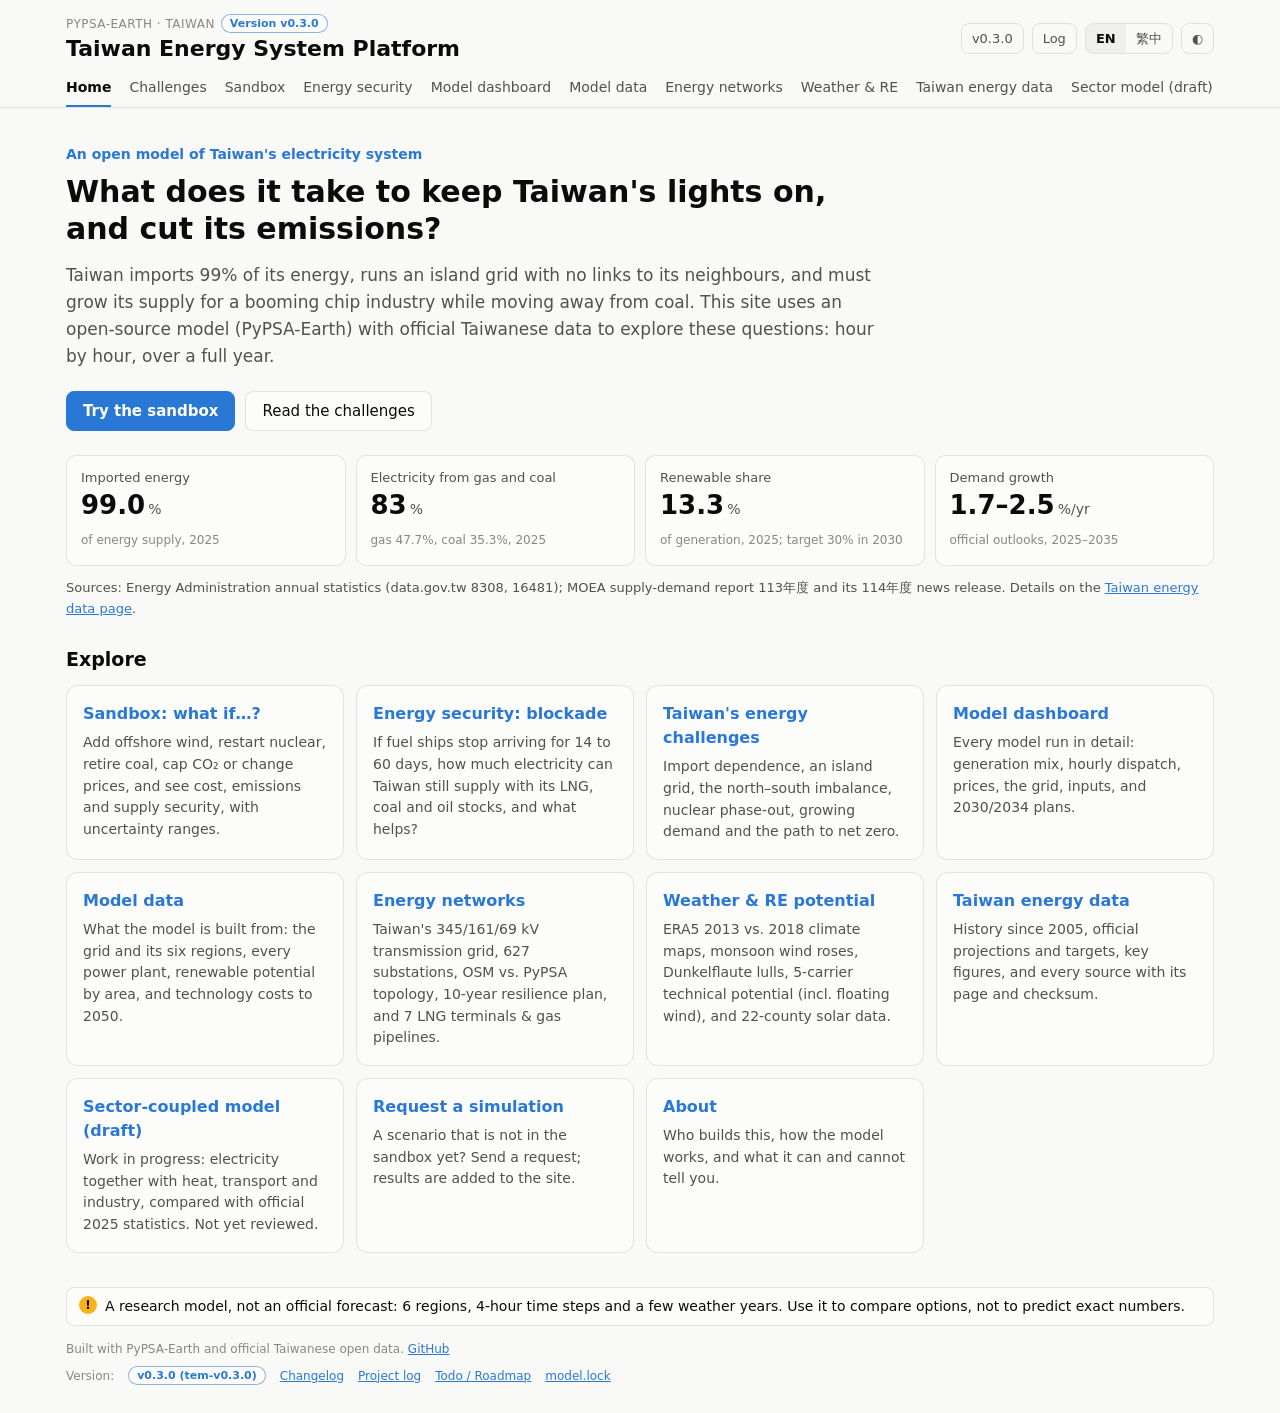
<file: docs/index.html>
<!doctype html>
<html lang="en">
  <head>
    <meta charset="utf-8" />
    <meta name="viewport" content="width=device-width, initial-scale=1" />
    <title>Taiwan Energy System Platform</title>
    <meta name="title-en" content="Taiwan Energy System Platform" />
    <meta name="title-zh" content="台灣能源系統平台" />
    <meta name="description" content="An open model of Taiwan's electricity system: results, what-if scenarios and the data behind them." />
    <script>
      // Old dashboard links (index.html?case=...) now live at dashboard.html.
      if (new URLSearchParams(location.search).has("case")) location.replace("dashboard.html" + location.search + location.hash);
    </script>
    <link rel="stylesheet" href="assets/site.css?v=722914cf" />
    <script src="assets/pages.js?v=3dee9410" defer></script>
    <script data-goatcounter="https://taiwan-energy-system-platform.goatcounter.com/count" async src="https://gc.zgo.at/count.js"></script>
  </head>
  <body>
    <header class="topbar">
      <div class="shell topbar-inner">
        <div>
          <div class="eyebrow">PyPSA-Earth · Taiwan <a class="ver-badge" href="https://github.com/BartonChenTW/taiwan-energy-model/releases/tag/tem-v0.3.0" rel="noopener" title="Website release version (tem-v0.3.0)"><span class="t-en">Version</span><span class="t-zh">版本</span> v0.3.0</a></div>
          <h1><span class="t-en">Taiwan Energy System Platform</span><span class="t-zh">台灣能源系統平台</span></h1>
        </div>
        <div class="toolbar">
          <a class="ghost ver-toolbar" href="https://github.com/BartonChenTW/taiwan-energy-model/blob/main/CHANGELOG.md" rel="noopener" title="Version &amp; Changelog">v0.3.0</a>
          <a class="ghost ver-toolbar" href="https://github.com/BartonChenTW/taiwan-energy-model/blob/main/notes/log.md" rel="noopener" title="Project log"><span class="t-en">Log</span><span class="t-zh">日誌</span></a>
          <div class="segmented" role="group" aria-label="Language">
            <button type="button" data-lang="en" aria-pressed="true">EN</button>
            <button type="button" data-lang="zh" aria-pressed="false">繁中</button>
          </div>
          <button type="button" id="theme-toggle" class="ghost" aria-label="Toggle dark mode">◐</button>
        </div>
      </div>
      <nav class="shell tabs" aria-label="Pages">
        <a href="index.html" aria-current="page"><span class="t-en">Home</span><span class="t-zh">首頁</span></a>
        <a href="challenges.html"><span class="t-en">Challenges</span><span class="t-zh">挑戰</span></a>
        <a href="sandbox.html"><span class="t-en">Sandbox</span><span class="t-zh">情境沙盒</span></a>
        <a href="energy-security.html"><span class="t-en">Energy security</span><span class="t-zh">能源安全</span></a>
        <a href="dashboard.html"><span class="t-en">Model dashboard</span><span class="t-zh">模型儀表板</span></a>
        <a href="model-data.html"><span class="t-en">Model data</span><span class="t-zh">模型資料</span></a>
        <a href="grid.html"><span class="t-en">Energy networks</span><span class="t-zh">能源網路</span></a>
        <a href="weather-re.html"><span class="t-en">Weather &amp; RE</span><span class="t-zh">氣象與再生能源</span></a>
        <a href="taiwan-data.html"><span class="t-en">Taiwan energy data</span><span class="t-zh">台灣能源資料</span></a>
        <a href="sector-draft.html"><span class="t-en">Sector model (draft)</span><span class="t-zh">部門耦合（草稿）</span></a>
        <a href="request.html"><span class="t-en">Request a run</span><span class="t-zh">申請模擬</span></a>
        <a href="about.html"><span class="t-en">About</span><span class="t-zh">關於</span></a>
      </nav>
    </header>

    <main class="shell">
      <section class="hero">
        <p class="hero-kicker"><span class="t-en">An open model of Taiwan's electricity system</span><span class="t-zh">台灣電力系統的開放模型</span></p>
        <h2 class="hero-title">
          <span class="t-en">What does it take to keep Taiwan's lights on, and cut its emissions?</span>
          <span class="t-zh">要讓台灣穩定供電、同時減少排放，需要什麼？</span>
        </h2>
        <p class="hero-lead">
          <span class="t-en">Taiwan imports 99% of its energy, runs an island grid with no links to its neighbours, and must grow its supply for a booming chip industry while moving away from coal. This site uses an open-source model (PyPSA-Earth) with official Taiwanese data to explore these questions: hour by hour, over a full year.</span>
          <span class="t-zh">台灣 99% 的能源仰賴進口，電網是無對外聯網的孤島，還要在減少燃煤的同時，為蓬勃發展的半導體產業增加供電。本網站以開源模型（PyPSA-Earth）與台灣官方資料，逐時模擬一整年，探討這些問題。</span>
        </p>
        <div class="hero-actions">
          <a class="button primary" href="sandbox.html"><span class="t-en">Try the sandbox</span><span class="t-zh">試用情境沙盒</span></a>
          <a class="button" href="challenges.html"><span class="t-en">Read the challenges</span><span class="t-zh">了解挑戰</span></a>
        </div>
      </section>

      <section class="tiles" aria-label="Key figures">
        <div class="tile"><div class="label"><span class="t-en">Imported energy</span><span class="t-zh">進口能源依存度</span></div>
          <div class="value">99.0<span class="unit">%</span></div><div class="note"><span class="t-en">of energy supply, 2025</span><span class="t-zh">能源供給，2025 年</span></div></div>
        <div class="tile"><div class="label"><span class="t-en">Electricity from gas and coal</span><span class="t-zh">燃氣與燃煤發電占比</span></div>
          <div class="value">83<span class="unit">%</span></div><div class="note"><span class="t-en">gas 47.7%, coal 35.3%, 2025</span><span class="t-zh">燃氣 47.7%、燃煤 35.3%，2025 年</span></div></div>
        <div class="tile"><div class="label"><span class="t-en">Renewable share</span><span class="t-zh">再生能源發電占比</span></div>
          <div class="value">13.3<span class="unit">%</span></div><div class="note"><span class="t-en">of generation, 2025; target 30% in 2030</span><span class="t-zh">2025 年；2030 年目標 30%</span></div></div>
        <div class="tile"><div class="label"><span class="t-en">Demand growth</span><span class="t-zh">用電成長</span></div>
          <div class="value">1.7–2.5<span class="unit">%/yr</span></div><div class="note"><span class="t-en">official outlooks, 2025–2035</span><span class="t-zh">官方展望，2025–2035 年</span></div></div>
      </section>
      <p class="note muted source-line"><span class="t-en">Sources: Energy Administration annual statistics (data.gov.tw 8308, 16481); MOEA supply-demand report 113年度 and its 114年度 news release. Details on the</span><span class="t-zh">資料來源：能源署年度統計（data.gov.tw 8308、16481）；經濟部 113 年度全國電力資源供需報告及 114 年度新聞稿。詳見</span> <a href="taiwan-data.html#refs"><span class="t-en">Taiwan energy data page</span><span class="t-zh">台灣能源資料頁</span></a>.</p>

      <section class="section">
        <h2><span class="t-en">Explore</span><span class="t-zh">開始探索</span></h2>
        <div class="cards">
          <a class="card" href="sandbox.html">
            <h3><span class="t-en">Sandbox: what if…?</span><span class="t-zh">情境沙盒：如果……？</span></h3>
            <p><span class="t-en">Add offshore wind, restart nuclear, retire coal, cap CO₂ or change prices, and see cost, emissions and supply security, with uncertainty ranges.</span><span class="t-zh">增加離岸風電、重啟核電、燃煤除役、設定 CO₂ 上限或改變價格，查看成本、排放與供電安全，並附不確定性範圍。</span></p>
          </a>
          <a class="card" href="energy-security.html">
            <h3><span class="t-en">Energy security: blockade</span><span class="t-zh">能源安全：封鎖情境</span></h3>
            <p><span class="t-en">If fuel ships stop arriving for 14 to 60 days, how much electricity can Taiwan still supply with its LNG, coal and oil stocks, and what helps?</span><span class="t-zh">若燃料船 14 至 60 天無法抵達，台灣靠液化天然氣、燃煤與燃油存量還能供應多少電力？哪些措施有幫助？</span></p>
          </a>
          <a class="card" href="challenges.html">
            <h3><span class="t-en">Taiwan's energy challenges</span><span class="t-zh">台灣的能源挑戰</span></h3>
            <p><span class="t-en">Import dependence, an island grid, the north–south imbalance, nuclear phase-out, growing demand and the path to net zero.</span><span class="t-zh">進口依賴、孤島電網、北電南送的不平衡、非核、用電成長，以及邁向淨零之路。</span></p>
          </a>
          <a class="card" href="dashboard.html">
            <h3><span class="t-en">Model dashboard</span><span class="t-zh">模型儀表板</span></h3>
            <p><span class="t-en">Every model run in detail: generation mix, hourly dispatch, prices, the grid, inputs, and 2030/2034 plans.</span><span class="t-zh">每次模擬的詳細結果：發電結構、逐時調度、電價、電網、輸入資料，以及 2030／2034 年規劃。</span></p>
          </a>
          <a class="card" href="model-data.html">
            <h3><span class="t-en">Model data</span><span class="t-zh">模型資料</span></h3>
            <p><span class="t-en">What the model is built from: the grid and its six regions, every power plant, renewable potential by area, and technology costs to 2050.</span><span class="t-zh">模型的組成：電網與六個區域、每座電廠、各地再生能源潛力，以及至 2050 年的技術成本。</span></p>
          </a>
          <a class="card" href="grid.html">
            <h3><span class="t-en">Energy networks</span><span class="t-zh">能源網路</span></h3>
            <p><span class="t-en">Taiwan's 345/161/69 kV transmission grid, 627 substations, OSM vs. PyPSA topology, 10-year resilience plan, and 7 LNG terminals &amp; gas pipelines.</span><span class="t-zh">台灣 345/161/69 kV 輸電網、627 座變電所、OSM 與模型拓樸、十年電網韌性計畫與 7 座 LNG 接收站及海陸輸氣管網。</span></p>
          </a>
          <a class="card" href="weather-re.html">
            <h3><span class="t-en">Weather &amp; RE potential</span><span class="t-zh">氣象與再生能源潛力</span></h3>
            <p><span class="t-en">ERA5 2013 vs. 2018 climate maps, monsoon wind roses, Dunkelflaute lulls, 5-carrier technical potential (incl. floating wind), and 22-county solar data.</span><span class="t-zh">ERA5 2013 與 2018 氣象分布、季風風花圖、低風光期分析、五類再生能源技術潛力（含浮動離岸風電）與各縣市光電實績。</span></p>
          </a>
          <a class="card" href="taiwan-data.html">
            <h3><span class="t-en">Taiwan energy data</span><span class="t-zh">台灣能源資料</span></h3>
            <p><span class="t-en">History since 2005, official projections and targets, key figures, and every source with its page and checksum.</span><span class="t-zh">2005 年以來的歷史、官方預測與目標、關鍵數據，以及每個來源的頁碼與檢查碼。</span></p>
          </a>
          <a class="card" href="sector-draft.html">
            <h3><span class="t-en">Sector-coupled model (draft)</span><span class="t-zh">部門耦合模型（草稿）</span></h3>
            <p><span class="t-en">Work in progress: electricity together with heat, transport and industry, compared with official 2025 statistics. Not yet reviewed.</span><span class="t-zh">進行中：電力結合熱能、運輸與工業，並與官方 2025 年統計比較。尚未審閱。</span></p>
          </a>
          <a class="card" href="request.html">
            <h3><span class="t-en">Request a simulation</span><span class="t-zh">申請新模擬</span></h3>
            <p><span class="t-en">A scenario that is not in the sandbox yet? Send a request; results are added to the site.</span><span class="t-zh">沙盒裡還沒有的情境？送出申請，結果會加到網站上。</span></p>
          </a>
          <a class="card" href="about.html">
            <h3><span class="t-en">About</span><span class="t-zh">關於</span></h3>
            <p><span class="t-en">Who builds this, how the model works, and what it can and cannot tell you.</span><span class="t-zh">誰在做這個、模型如何運作，以及它能與不能回答什麼。</span></p>
          </a>
        </div>
      </section>

      <section class="status-list" aria-label="Caveat">
        <div class="status warning"><span class="icon" aria-hidden="true">!</span>
          <span><span class="t-en">A research model, not an official forecast: 6 regions, 4-hour time steps and a few weather years. Use it to compare options, not to predict exact numbers.</span><span class="t-zh">這是研究模型，不是官方預測：6 個區域、每 4 小時一個時段、少數幾個氣象年。適合用來比較方案，而不是預測精確數字。</span></span></div>
      </section>
    </main>

    <footer class="shell footer">
      <span class="t-en">Built with PyPSA-Earth and official Taiwanese open data.</span><span class="t-zh">以 PyPSA-Earth 與台灣官方開放資料建置。</span>
      <a href="https://github.com/BartonChenTW/taiwan-energy-model">GitHub</a>
    
      <div class="footer-meta"><span class="t-en">Version:</span><span class="t-zh">網站版本：</span><a class="ver-badge" href="https://github.com/BartonChenTW/taiwan-energy-model/releases/tag/tem-v0.3.0" rel="noopener">v0.3.0 (tem-v0.3.0)</a><a href="https://github.com/BartonChenTW/taiwan-energy-model/blob/main/CHANGELOG.md" rel="noopener"><span class="t-en">Changelog</span><span class="t-zh">更新紀錄</span></a><a href="https://github.com/BartonChenTW/taiwan-energy-model/blob/main/notes/log.md" rel="noopener"><span class="t-en">Project log</span><span class="t-zh">專案日誌</span></a><a href="https://github.com/BartonChenTW/taiwan-energy-model/blob/main/notes/todo.md" rel="noopener"><span class="t-en">Todo / Roadmap</span><span class="t-zh">待辦與規劃</span></a><a href="https://github.com/BartonChenTW/taiwan-energy-model/blob/main/model.lock" rel="noopener">model.lock</a></div>
    </footer>
  </body>
</html>
</file>
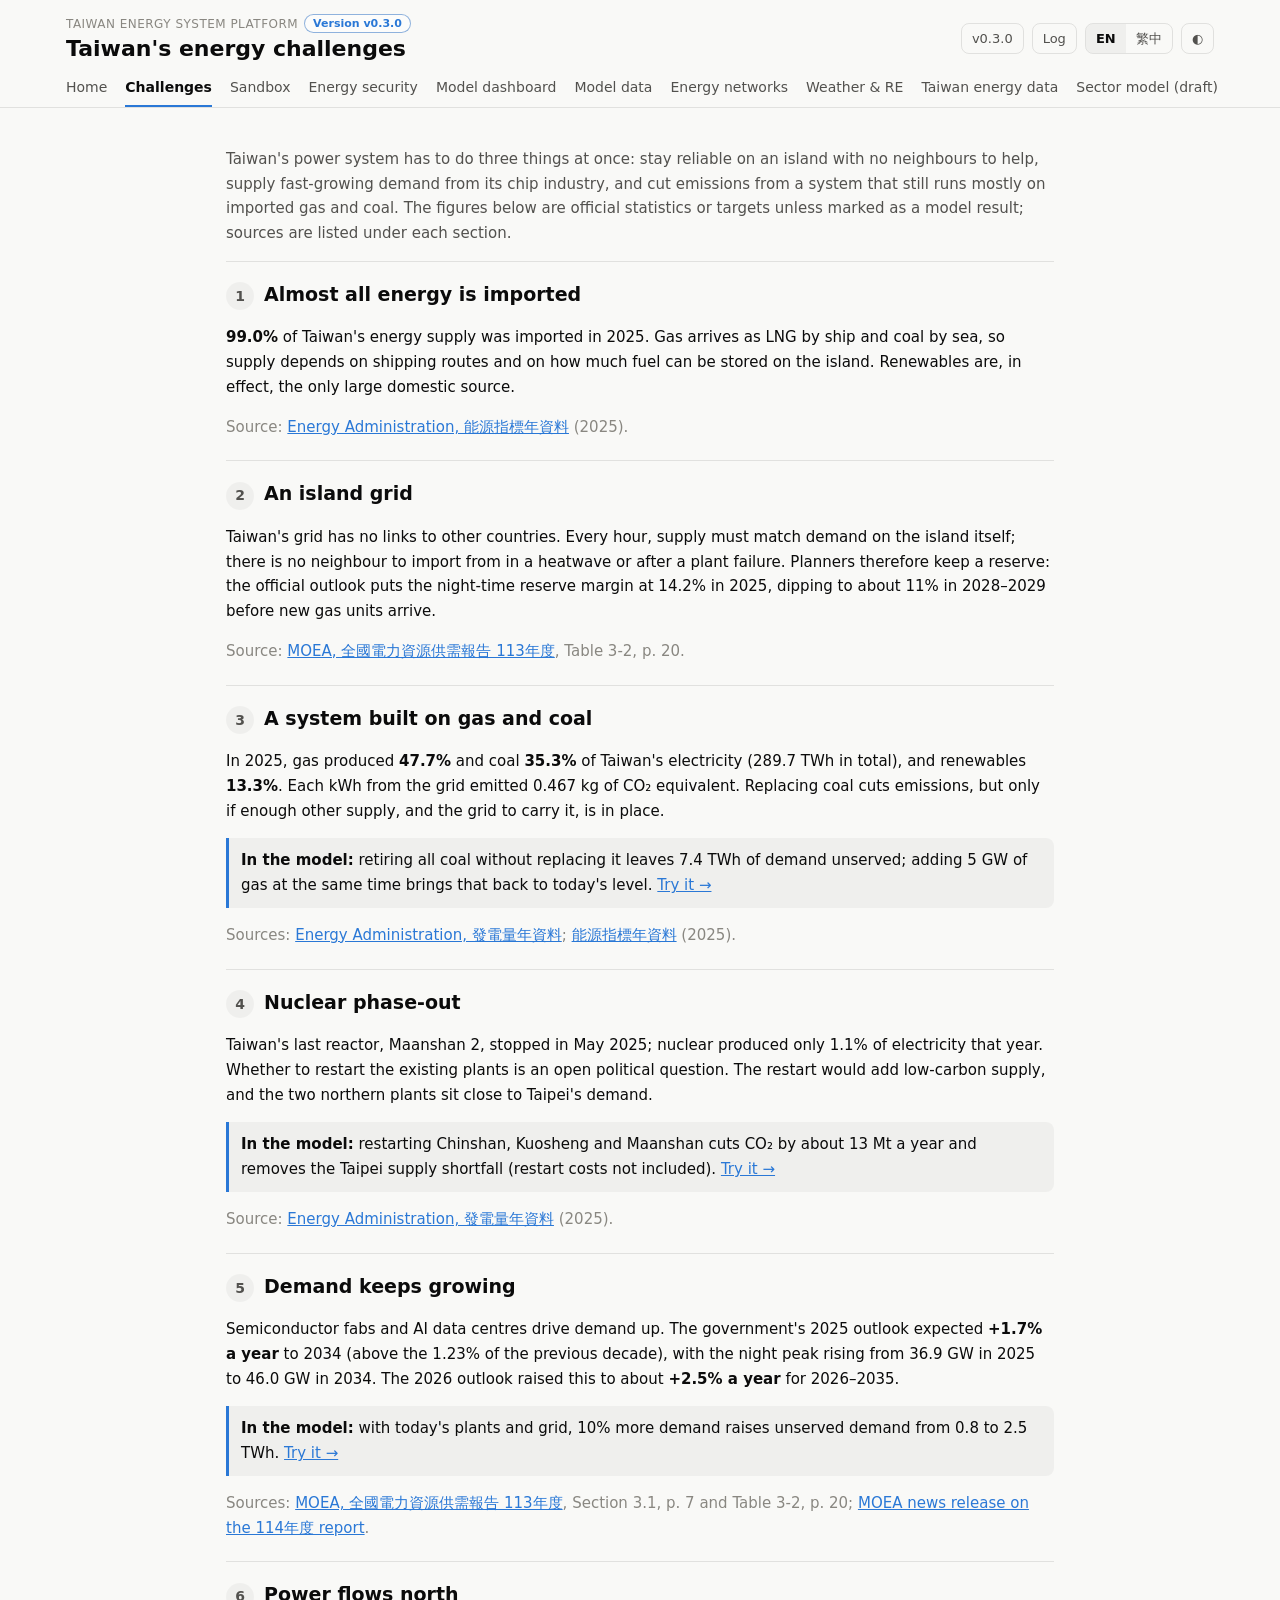
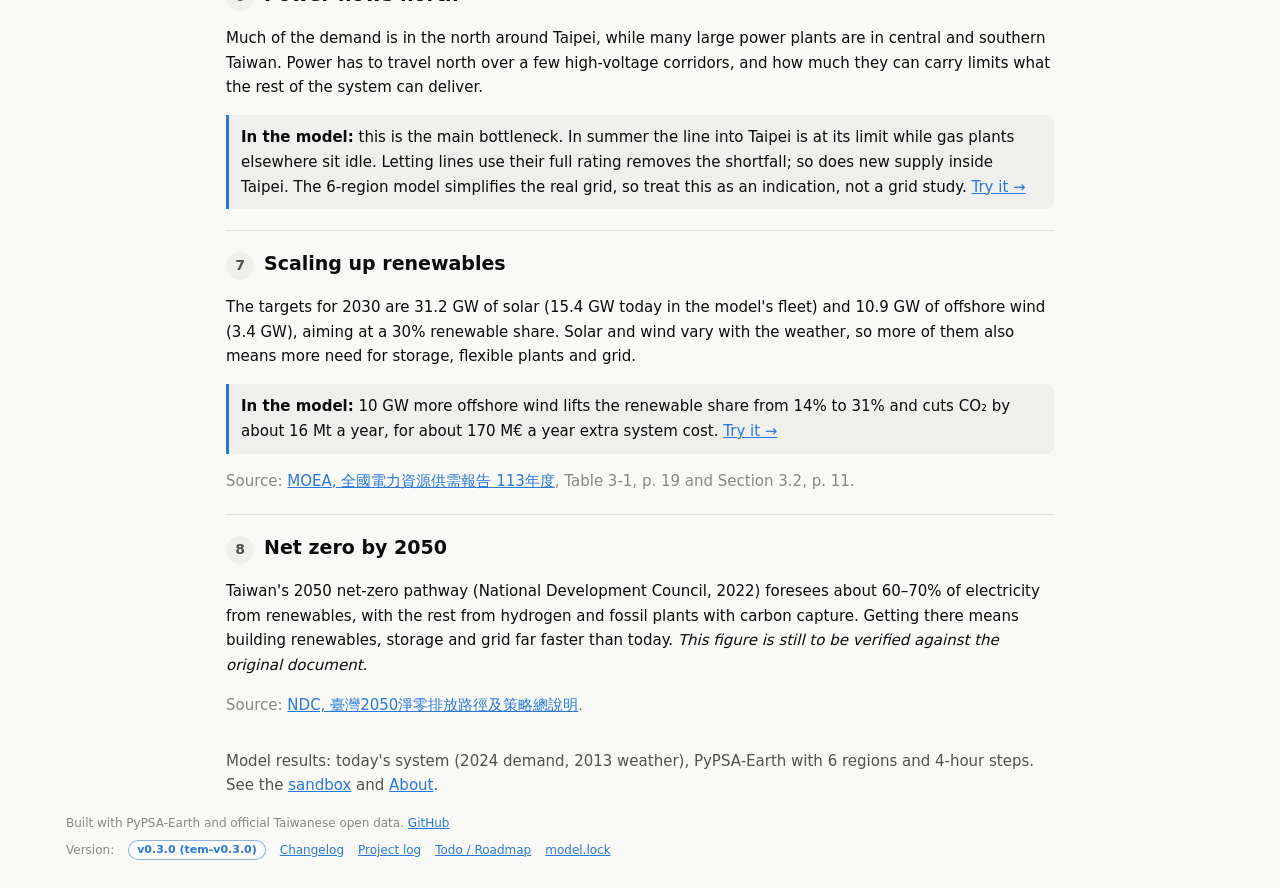
<file: docs/challenges.html>
<!doctype html>
<html lang="en">
  <head>
    <meta charset="utf-8" />
    <meta name="viewport" content="width=device-width, initial-scale=1" />
    <title>Taiwan Energy Challenges</title>
    <meta name="title-en" content="Taiwan Energy Challenges" />
    <meta name="title-zh" content="台灣的能源挑戰" />
    <meta name="description" content="The main challenges of Taiwan's electricity system, with official figures and what the model shows." />
    <link rel="stylesheet" href="assets/site.css?v=722914cf" />
    <script src="assets/pages.js?v=3dee9410" defer></script>
    <script data-goatcounter="https://taiwan-energy-system-platform.goatcounter.com/count" async src="https://gc.zgo.at/count.js"></script>
  </head>
  <body>
    <header class="topbar">
      <div class="shell topbar-inner">
        <div>
          <div class="eyebrow"><span class="t-en">Taiwan Energy System Platform</span><span class="t-zh">台灣能源系統平台</span> <a class="ver-badge" href="https://github.com/BartonChenTW/taiwan-energy-model/releases/tag/tem-v0.3.0" rel="noopener" title="Website release version (tem-v0.3.0)"><span class="t-en">Version</span><span class="t-zh">版本</span> v0.3.0</a></div>
          <h1><span class="t-en">Taiwan's energy challenges</span><span class="t-zh">台灣的能源挑戰</span></h1>
        </div>
        <div class="toolbar">
          <a class="ghost ver-toolbar" href="https://github.com/BartonChenTW/taiwan-energy-model/blob/main/CHANGELOG.md" rel="noopener" title="Version &amp; Changelog">v0.3.0</a>
          <a class="ghost ver-toolbar" href="https://github.com/BartonChenTW/taiwan-energy-model/blob/main/notes/log.md" rel="noopener" title="Project log"><span class="t-en">Log</span><span class="t-zh">日誌</span></a>
          <div class="segmented" role="group" aria-label="Language">
            <button type="button" data-lang="en" aria-pressed="true">EN</button>
            <button type="button" data-lang="zh" aria-pressed="false">繁中</button>
          </div>
          <button type="button" id="theme-toggle" class="ghost" aria-label="Toggle dark mode">◐</button>
        </div>
      </div>
      <nav class="shell tabs" aria-label="Pages">
        <a href="index.html"><span class="t-en">Home</span><span class="t-zh">首頁</span></a>
        <a href="challenges.html" aria-current="page"><span class="t-en">Challenges</span><span class="t-zh">挑戰</span></a>
        <a href="sandbox.html"><span class="t-en">Sandbox</span><span class="t-zh">情境沙盒</span></a>
        <a href="energy-security.html"><span class="t-en">Energy security</span><span class="t-zh">能源安全</span></a>
        <a href="dashboard.html"><span class="t-en">Model dashboard</span><span class="t-zh">模型儀表板</span></a>
        <a href="model-data.html"><span class="t-en">Model data</span><span class="t-zh">模型資料</span></a>
        <a href="grid.html"><span class="t-en">Energy networks</span><span class="t-zh">能源網路</span></a>
        <a href="weather-re.html"><span class="t-en">Weather &amp; RE</span><span class="t-zh">氣象與再生能源</span></a>
        <a href="taiwan-data.html"><span class="t-en">Taiwan energy data</span><span class="t-zh">台灣能源資料</span></a>
        <a href="sector-draft.html"><span class="t-en">Sector model (draft)</span><span class="t-zh">部門耦合（草稿）</span></a>
        <a href="request.html"><span class="t-en">Request a run</span><span class="t-zh">申請模擬</span></a>
        <a href="about.html"><span class="t-en">About</span><span class="t-zh">關於</span></a>
      </nav>
    </header>

    <main class="shell prose">
      <p class="lead">
        <span class="t-en">Taiwan's power system has to do three things at once: stay reliable on an island with no neighbours to help, supply fast-growing demand from its chip industry, and cut emissions from a system that still runs mostly on imported gas and coal. The figures below are official statistics or targets unless marked as a model result; sources are listed under each section.</span>
        <span class="t-zh">台灣的電力系統必須同時做到三件事：在沒有鄰國支援的孤島上維持穩定供電、滿足半導體產業快速成長的用電，並讓仍以進口天然氣與燃煤為主的系統減少排放。以下數據除標示為模型結果者外，皆為官方統計或目標；各節下方列出資料來源。</span>
      </p>

      <article class="challenge">
        <h2><span class="num">1</span><span class="t-en">Almost all energy is imported</span><span class="t-zh">能源幾乎全部仰賴進口</span></h2>
        <p><span class="t-en"><b>99.0%</b> of Taiwan's energy supply was imported in 2025. Gas arrives as LNG by ship and coal by sea, so supply depends on shipping routes and on how much fuel can be stored on the island. Renewables are, in effect, the only large domestic source.</span>
          <span class="t-zh">2025 年台灣 <b>99.0%</b> 的能源供給仰賴進口。天然氣以液化天然氣船運、燃煤經海運抵達，供應取決於航運與島內燃料儲存能力。再生能源實際上是唯一大規模的自產能源。</span></p>
        <p class="src"><span class="t-en">Source:</span><span class="t-zh">來源：</span> <a href="https://data.gov.tw/dataset/8308">Energy Administration, 能源指標年資料</a> (2025).</p>
      </article>

      <article class="challenge">
        <h2><span class="num">2</span><span class="t-en">An island grid</span><span class="t-zh">孤島電網</span></h2>
        <p><span class="t-en">Taiwan's grid has no links to other countries. Every hour, supply must match demand on the island itself; there is no neighbour to import from in a heatwave or after a plant failure. Planners therefore keep a reserve: the official outlook puts the night-time reserve margin at 14.2% in 2025, dipping to about 11% in 2028–2029 before new gas units arrive.</span>
          <span class="t-zh">台灣電網沒有與其他國家聯網。每個小時的供需都必須在島內平衡；遇到熱浪或機組故障時，沒有鄰國可以支援。因此規劃上必須保留備用容量：官方展望中 2025 年夜間備用容量率為 14.2%，在新燃氣機組上線前的 2028–2029 年降至約 11%。</span></p>
        <p class="src"><span class="t-en">Source:</span><span class="t-zh">來源：</span> <a href="https://data.gov.tw/dataset/16437">MOEA, 全國電力資源供需報告 113年度</a>, Table 3-2, p. 20.</p>
      </article>

      <article class="challenge">
        <h2><span class="num">3</span><span class="t-en">A system built on gas and coal</span><span class="t-zh">以燃氣與燃煤為主的系統</span></h2>
        <p><span class="t-en">In 2025, gas produced <b>47.7%</b> and coal <b>35.3%</b> of Taiwan's electricity (289.7 TWh in total), and renewables <b>13.3%</b>. Each kWh from the grid emitted 0.467 kg of CO₂ equivalent. Replacing coal cuts emissions, but only if enough other supply, and the grid to carry it, is in place.</span>
          <span class="t-zh">2025 年燃氣發電占台灣電力的 <b>47.7%</b>、燃煤 <b>35.3%</b>（總發電量 289.7 TWh），再生能源 <b>13.3%</b>。電網每度電排放 0.467 公斤 CO₂ 當量。以其他電源取代燃煤可以減排，但前提是有足夠的替代電源，以及輸送它們的電網。</span></p>
        <p class="finding"><b><span class="t-en">In the model:</span><span class="t-zh">模型結果：</span></b> <span class="t-en">retiring all coal without replacing it leaves 7.4 TWh of demand unserved; adding 5 GW of gas at the same time brings that back to today's level.</span><span class="t-zh">燃煤全部除役而不補充電源，會有 7.4 TWh 無法供電；同時增加 5 GW 燃氣機組，則回到目前的水準。</span>
          <a href="sandbox.html?coal_retire_frac=1&add_ccgt_GW=5"><span class="t-en">Try it →</span><span class="t-zh">試試看 →</span></a></p>
        <p class="src"><span class="t-en">Sources:</span><span class="t-zh">來源：</span> <a href="https://data.gov.tw/dataset/16481">Energy Administration, 發電量年資料</a>; <a href="https://data.gov.tw/dataset/8308">能源指標年資料</a> (2025).</p>
      </article>

      <article class="challenge">
        <h2><span class="num">4</span><span class="t-en">Nuclear phase-out</span><span class="t-zh">非核家園</span></h2>
        <p><span class="t-en">Taiwan's last reactor, Maanshan 2, stopped in May 2025; nuclear produced only 1.1% of electricity that year. Whether to restart the existing plants is an open political question. The restart would add low-carbon supply, and the two northern plants sit close to Taipei's demand.</span>
          <span class="t-zh">台灣最後一部運轉中的反應爐（核三廠二號機）於 2025 年 5 月停機，當年核能僅占發電量 1.1%。是否重啟既有電廠仍是尚未定論的政治議題。重啟可增加低碳電力，且北部兩座電廠靠近台北的用電中心。</span></p>
        <p class="finding"><b><span class="t-en">In the model:</span><span class="t-zh">模型結果：</span></b> <span class="t-en">restarting Chinshan, Kuosheng and Maanshan cuts CO₂ by about 13 Mt a year and removes the Taipei supply shortfall (restart costs not included).</span><span class="t-zh">重啟核一、核二、核三每年約減少 13 Mt CO₂，並消除台北的供電缺口（未含重啟成本）。</span>
          <a href="sandbox.html?nuclear_restart=chinshan,kuosheng,maanshan"><span class="t-en">Try it →</span><span class="t-zh">試試看 →</span></a></p>
        <p class="src"><span class="t-en">Source:</span><span class="t-zh">來源：</span> <a href="https://data.gov.tw/dataset/16481">Energy Administration, 發電量年資料</a> (2025).</p>
      </article>

      <article class="challenge">
        <h2><span class="num">5</span><span class="t-en">Demand keeps growing</span><span class="t-zh">用電持續成長</span></h2>
        <p><span class="t-en">Semiconductor fabs and AI data centres drive demand up. The government's 2025 outlook expected <b>+1.7% a year</b> to 2034 (above the 1.23% of the previous decade), with the night peak rising from 36.9 GW in 2025 to 46.0 GW in 2034. The 2026 outlook raised this to about <b>+2.5% a year</b> for 2026–2035.</span>
          <span class="t-zh">半導體廠與 AI 資料中心推升用電。政府 2025 年的展望預估至 2034 年每年成長 <b>1.7%</b>（高於前十年的 1.23%），夜尖峰負載由 2025 年的 36.9 GW 增至 2034 年的 46.0 GW。2026 年的展望將 2026–2035 年的成長率上修至每年約 <b>2.5%</b>。</span></p>
        <p class="finding"><b><span class="t-en">In the model:</span><span class="t-zh">模型結果：</span></b> <span class="t-en">with today's plants and grid, 10% more demand raises unserved demand from 0.8 to 2.5 TWh.</span><span class="t-zh">以現有電廠與電網，需求增加 10% 會使未供電量由 0.8 TWh 增至 2.5 TWh。</span>
          <a href="sandbox.html?demand_scale=1.1"><span class="t-en">Try it →</span><span class="t-zh">試試看 →</span></a></p>
        <p class="src"><span class="t-en">Sources:</span><span class="t-zh">來源：</span> <a href="https://data.gov.tw/dataset/16437">MOEA, 全國電力資源供需報告 113年度</a>, Section 3.1, p. 7 and Table 3-2, p. 20; <a href="https://www.moea.gov.tw/Mns/populace/news/News.aspx?kind=1&amp;menu_id=40&amp;news_id=123066">MOEA news release on the 114年度 report</a>.</p>
      </article>

      <article class="challenge">
        <h2><span class="num">6</span><span class="t-en">Power flows north</span><span class="t-zh">北部用電、中南部發電</span></h2>
        <p><span class="t-en">Much of the demand is in the north around Taipei, while many large power plants are in central and southern Taiwan. Power has to travel north over a few high-voltage corridors, and how much they can carry limits what the rest of the system can deliver.</span>
          <span class="t-zh">大部分用電集中在北部的台北一帶，而許多大型電廠位於中南部。電力必須經由少數幾條超高壓輸電走廊往北送，這些走廊的輸送能力限制了整個系統能供應的電力。</span></p>
        <p class="finding"><b><span class="t-en">In the model:</span><span class="t-zh">模型結果：</span></b> <span class="t-en">this is the main bottleneck. In summer the line into Taipei is at its limit while gas plants elsewhere sit idle. Letting lines use their full rating removes the shortfall; so does new supply inside Taipei. The 6-region model simplifies the real grid, so treat this as an indication, not a grid study.</span><span class="t-zh">這是最主要的瓶頸。夏季進入台北的線路達到上限，其他地區的燃氣機組卻閒置。讓線路使用全部額定容量可消除缺口，在台北境內增加電源也可以。6 區域模型簡化了實際電網，此結果僅供參考，並非電網研究。</span>
          <a href="sandbox.html?line_rating=1"><span class="t-en">Try it →</span><span class="t-zh">試試看 →</span></a></p>
      </article>

      <article class="challenge">
        <h2><span class="num">7</span><span class="t-en">Scaling up renewables</span><span class="t-zh">擴大再生能源</span></h2>
        <p><span class="t-en">The targets for 2030 are 31.2 GW of solar (15.4 GW today in the model's fleet) and 10.9 GW of offshore wind (3.4 GW), aiming at a 30% renewable share. Solar and wind vary with the weather, so more of them also means more need for storage, flexible plants and grid.</span>
          <span class="t-zh">2030 年目標為太陽光電 31.2 GW（模型中目前為 15.4 GW）與離岸風電 10.9 GW（目前 3.4 GW），再生能源占比目標 30%。太陽光電與風電隨天氣變動，因此愈多再生能源，也愈需要儲能、彈性電廠與電網。</span></p>
        <p class="finding"><b><span class="t-en">In the model:</span><span class="t-zh">模型結果：</span></b> <span class="t-en">10 GW more offshore wind lifts the renewable share from 14% to 31% and cuts CO₂ by about 16 Mt a year, for about 170 M€ a year extra system cost.</span><span class="t-zh">增加 10 GW 離岸風電，再生能源占比由 14% 提高到 31%，每年約減少 16 Mt CO₂，系統成本每年約增加 1.7 億歐元。</span>
          <a href="sandbox.html?add_offwind_GW=10"><span class="t-en">Try it →</span><span class="t-zh">試試看 →</span></a></p>
        <p class="src"><span class="t-en">Source:</span><span class="t-zh">來源：</span> <a href="https://data.gov.tw/dataset/16437">MOEA, 全國電力資源供需報告 113年度</a>, Table 3-1, p. 19 and Section 3.2, p. 11.</p>
      </article>

      <article class="challenge">
        <h2><span class="num">8</span><span class="t-en">Net zero by 2050</span><span class="t-zh">2050 淨零排放</span></h2>
        <p><span class="t-en">Taiwan's 2050 net-zero pathway (National Development Council, 2022) foresees about 60–70% of electricity from renewables, with the rest from hydrogen and fossil plants with carbon capture. Getting there means building renewables, storage and grid far faster than today. <i>This figure is still to be verified against the original document.</i></span>
          <span class="t-zh">台灣 2050 淨零排放路徑（國家發展委員會，2022）預期約 60–70% 的電力來自再生能源，其餘來自氫能與搭配碳捕捉的火力電廠。要達成這個目標，再生能源、儲能與電網的建置速度必須遠快於現在。<i>此數據仍待與原始文件核對。</i></span></p>
        <p class="src"><span class="t-en">Source:</span><span class="t-zh">來源：</span> <a href="https://ncsd.ndc.gov.tw/Fore/nsdn/about0/2050Path">NDC, 臺灣2050淨零排放路徑及策略總說明</a>.</p>
      </article>

      <p class="note muted"><span class="t-en">Model results: today's system (2024 demand, 2013 weather), PyPSA-Earth with 6 regions and 4-hour steps. See the</span><span class="t-zh">模型結果：現有系統（2024 年需求、2013 年氣象），PyPSA-Earth，6 個區域、每 4 小時一個時段。詳見</span> <a href="sandbox.html"><span class="t-en">sandbox</span><span class="t-zh">情境沙盒</span></a> <span class="t-en">and</span><span class="t-zh">與</span> <a href="about.html"><span class="t-en">About</span><span class="t-zh">關於</span></a>.</p>
    </main>

    <footer class="shell footer">
      <span class="t-en">Built with PyPSA-Earth and official Taiwanese open data.</span><span class="t-zh">以 PyPSA-Earth 與台灣官方開放資料建置。</span>
      <a href="https://github.com/BartonChenTW/taiwan-energy-model">GitHub</a>
    
      <div class="footer-meta"><span class="t-en">Version:</span><span class="t-zh">網站版本：</span><a class="ver-badge" href="https://github.com/BartonChenTW/taiwan-energy-model/releases/tag/tem-v0.3.0" rel="noopener">v0.3.0 (tem-v0.3.0)</a><a href="https://github.com/BartonChenTW/taiwan-energy-model/blob/main/CHANGELOG.md" rel="noopener"><span class="t-en">Changelog</span><span class="t-zh">更新紀錄</span></a><a href="https://github.com/BartonChenTW/taiwan-energy-model/blob/main/notes/log.md" rel="noopener"><span class="t-en">Project log</span><span class="t-zh">專案日誌</span></a><a href="https://github.com/BartonChenTW/taiwan-energy-model/blob/main/notes/todo.md" rel="noopener"><span class="t-en">Todo / Roadmap</span><span class="t-zh">待辦與規劃</span></a><a href="https://github.com/BartonChenTW/taiwan-energy-model/blob/main/model.lock" rel="noopener">model.lock</a></div>
    </footer>
  </body>
</html>
</file>
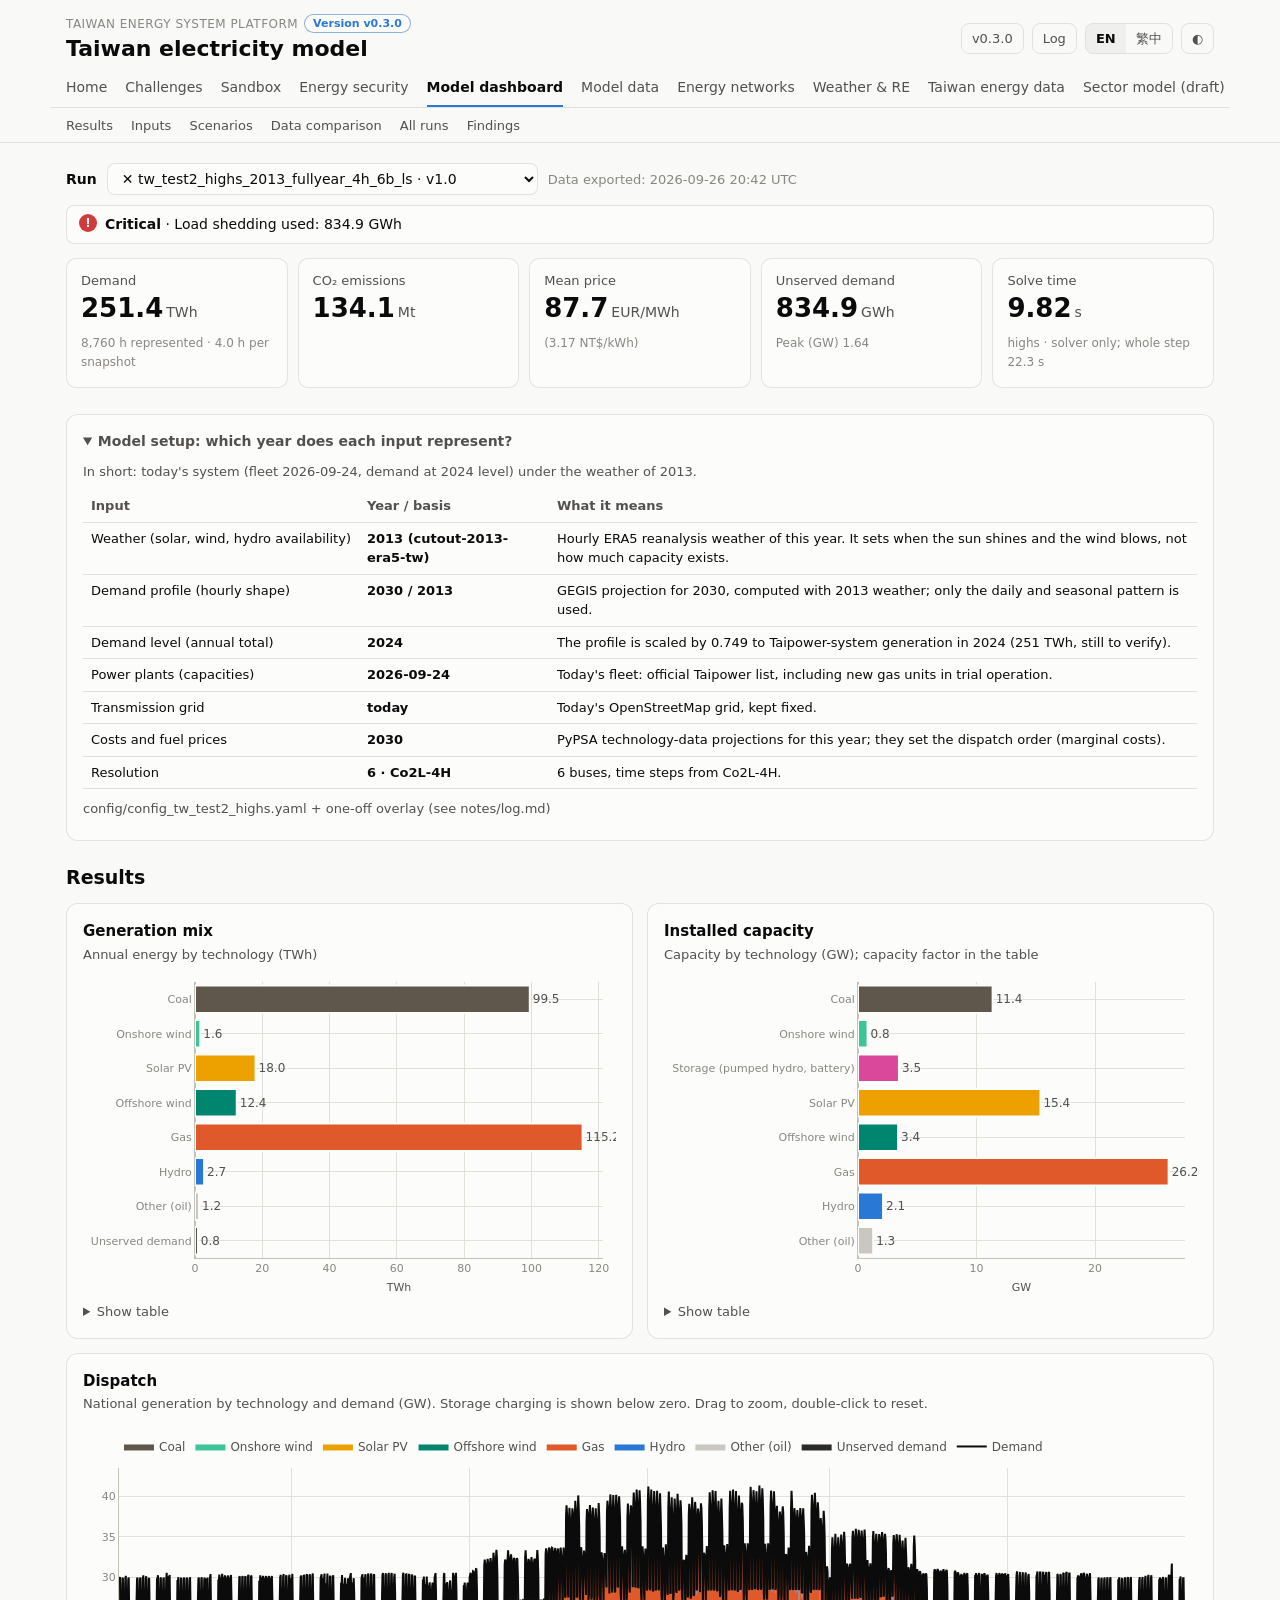
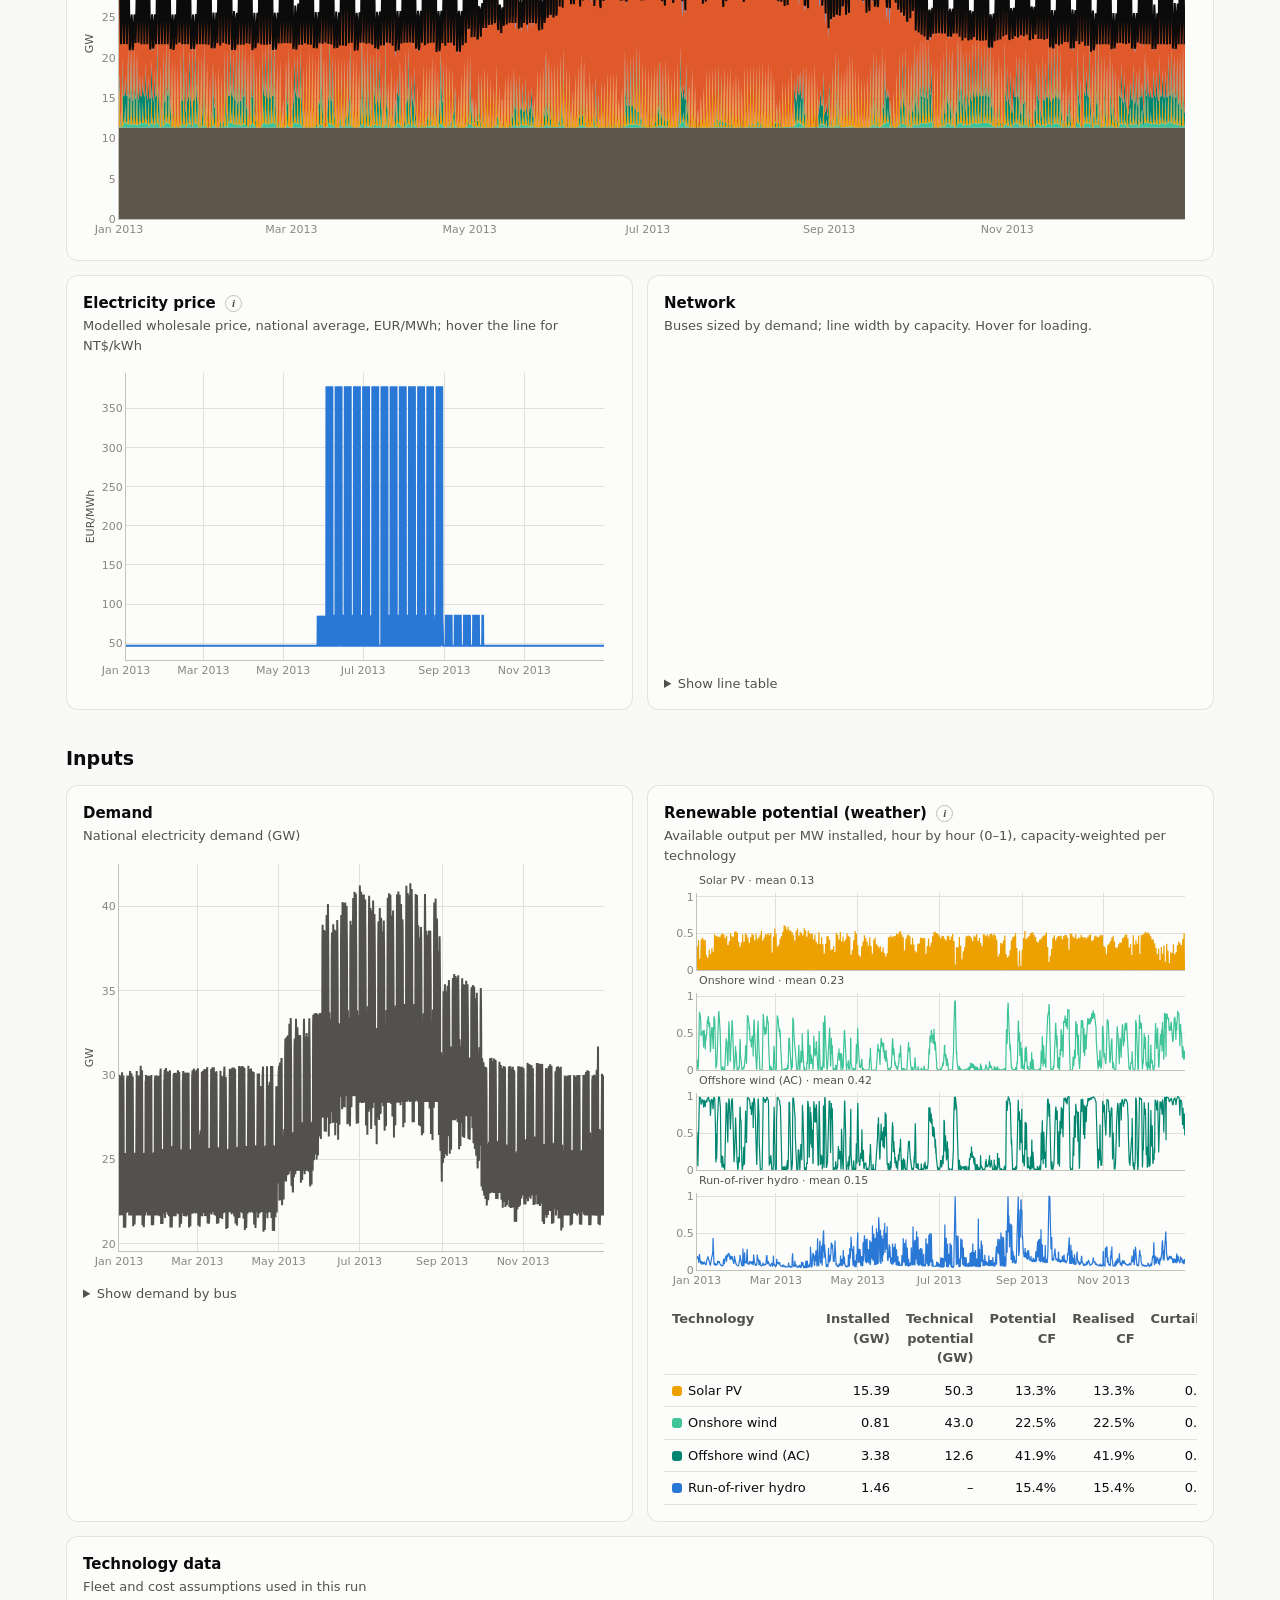
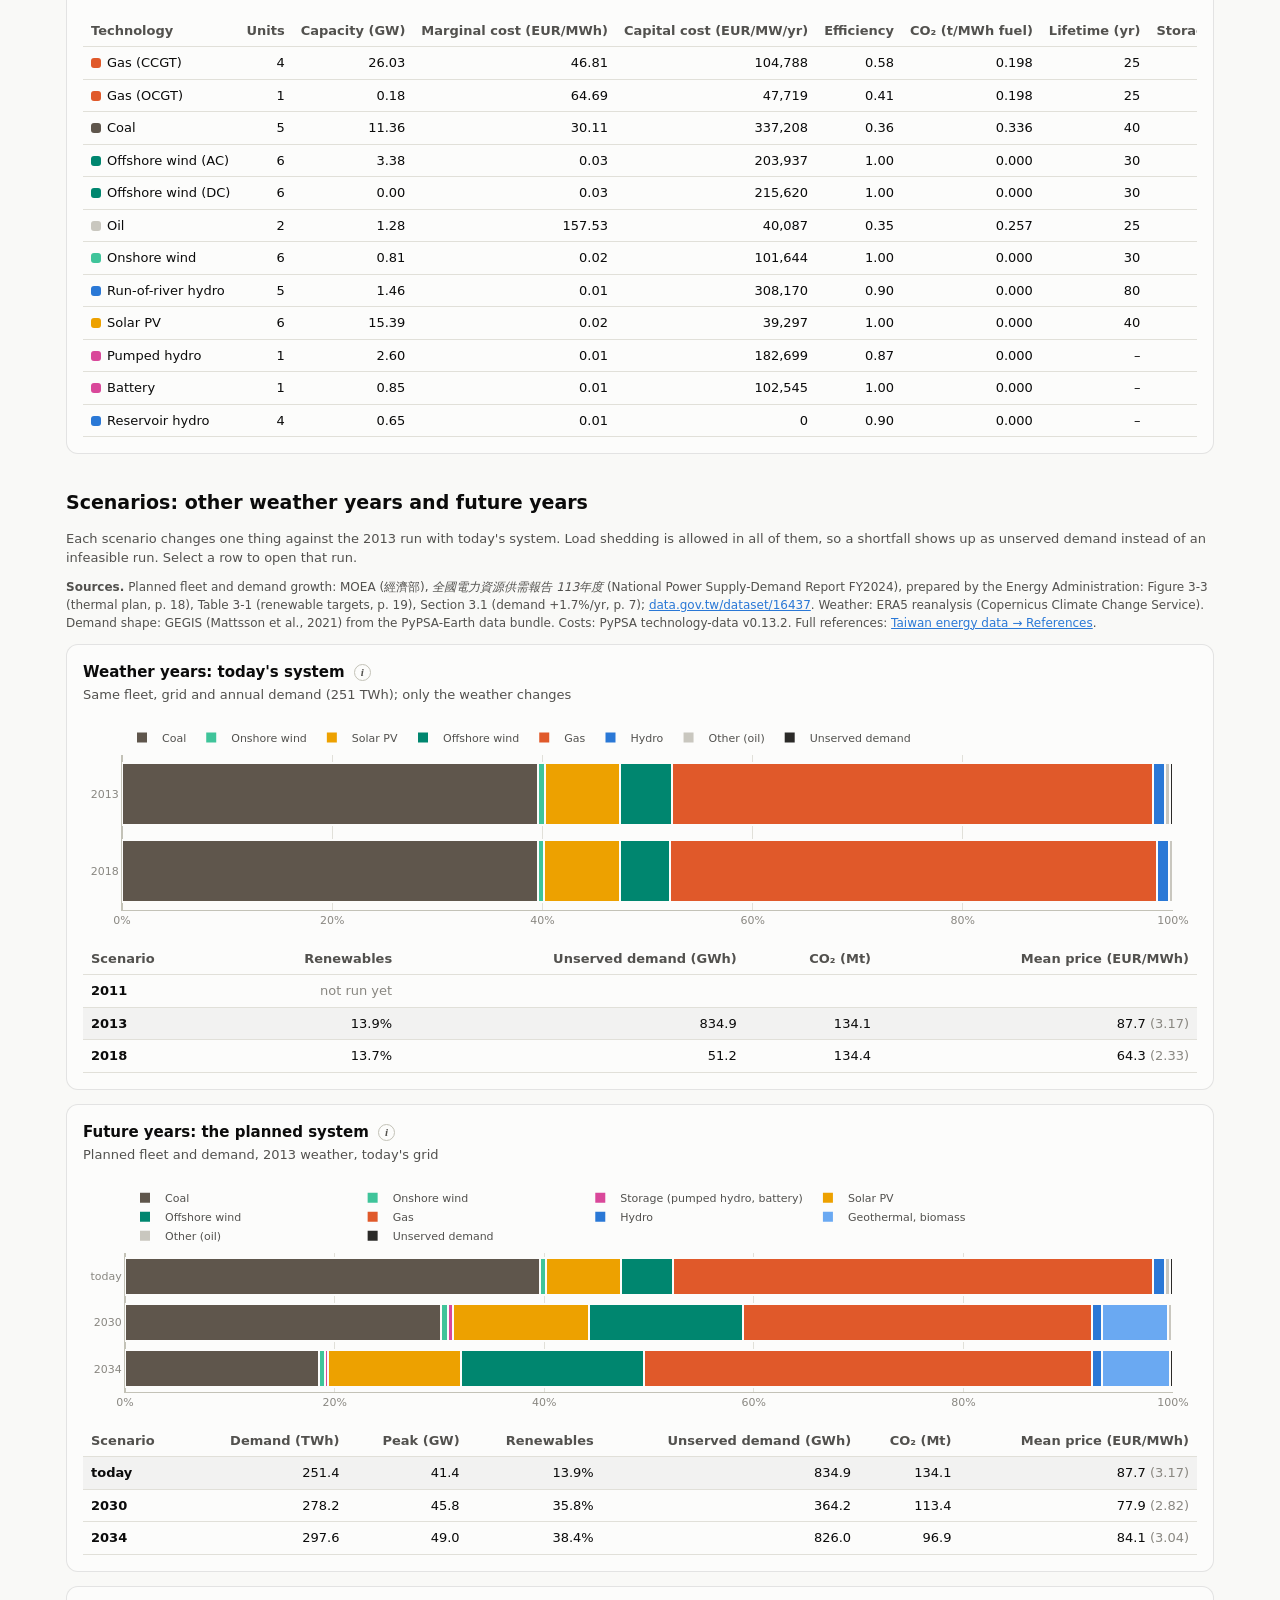
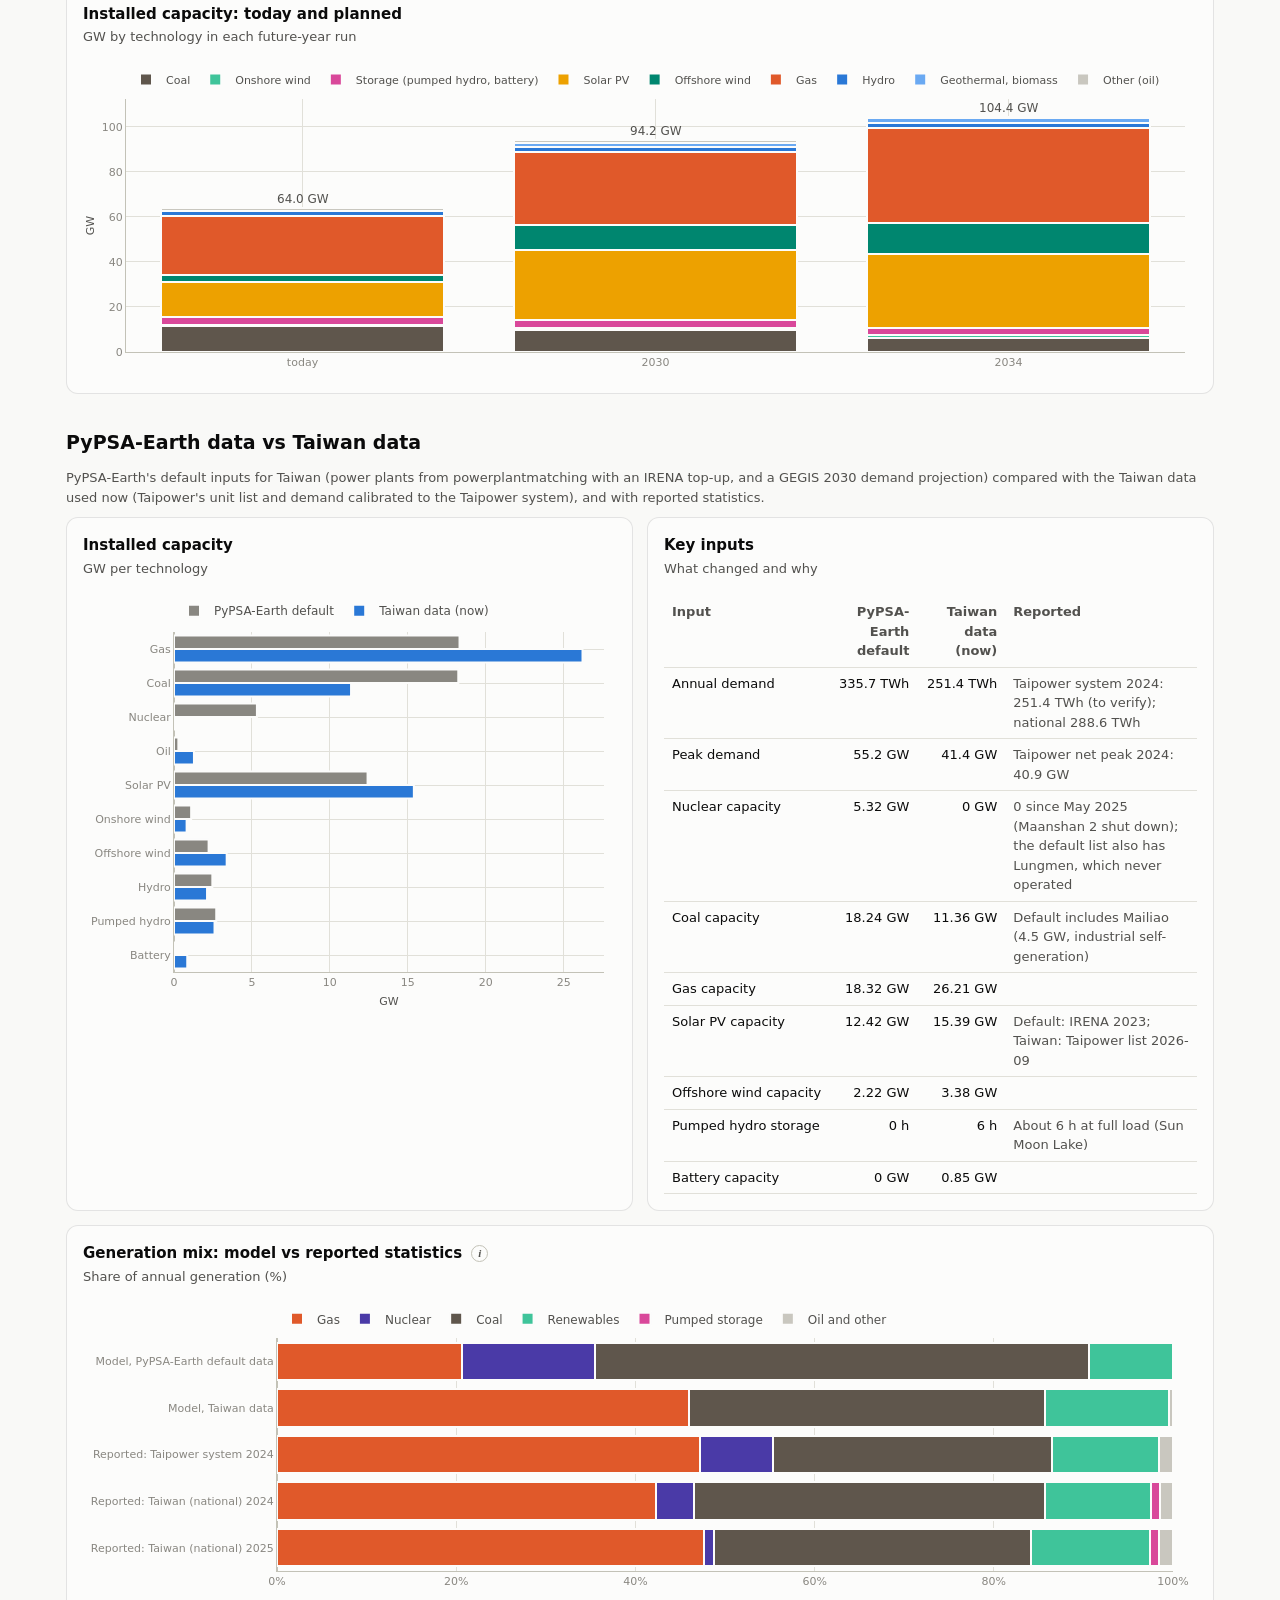
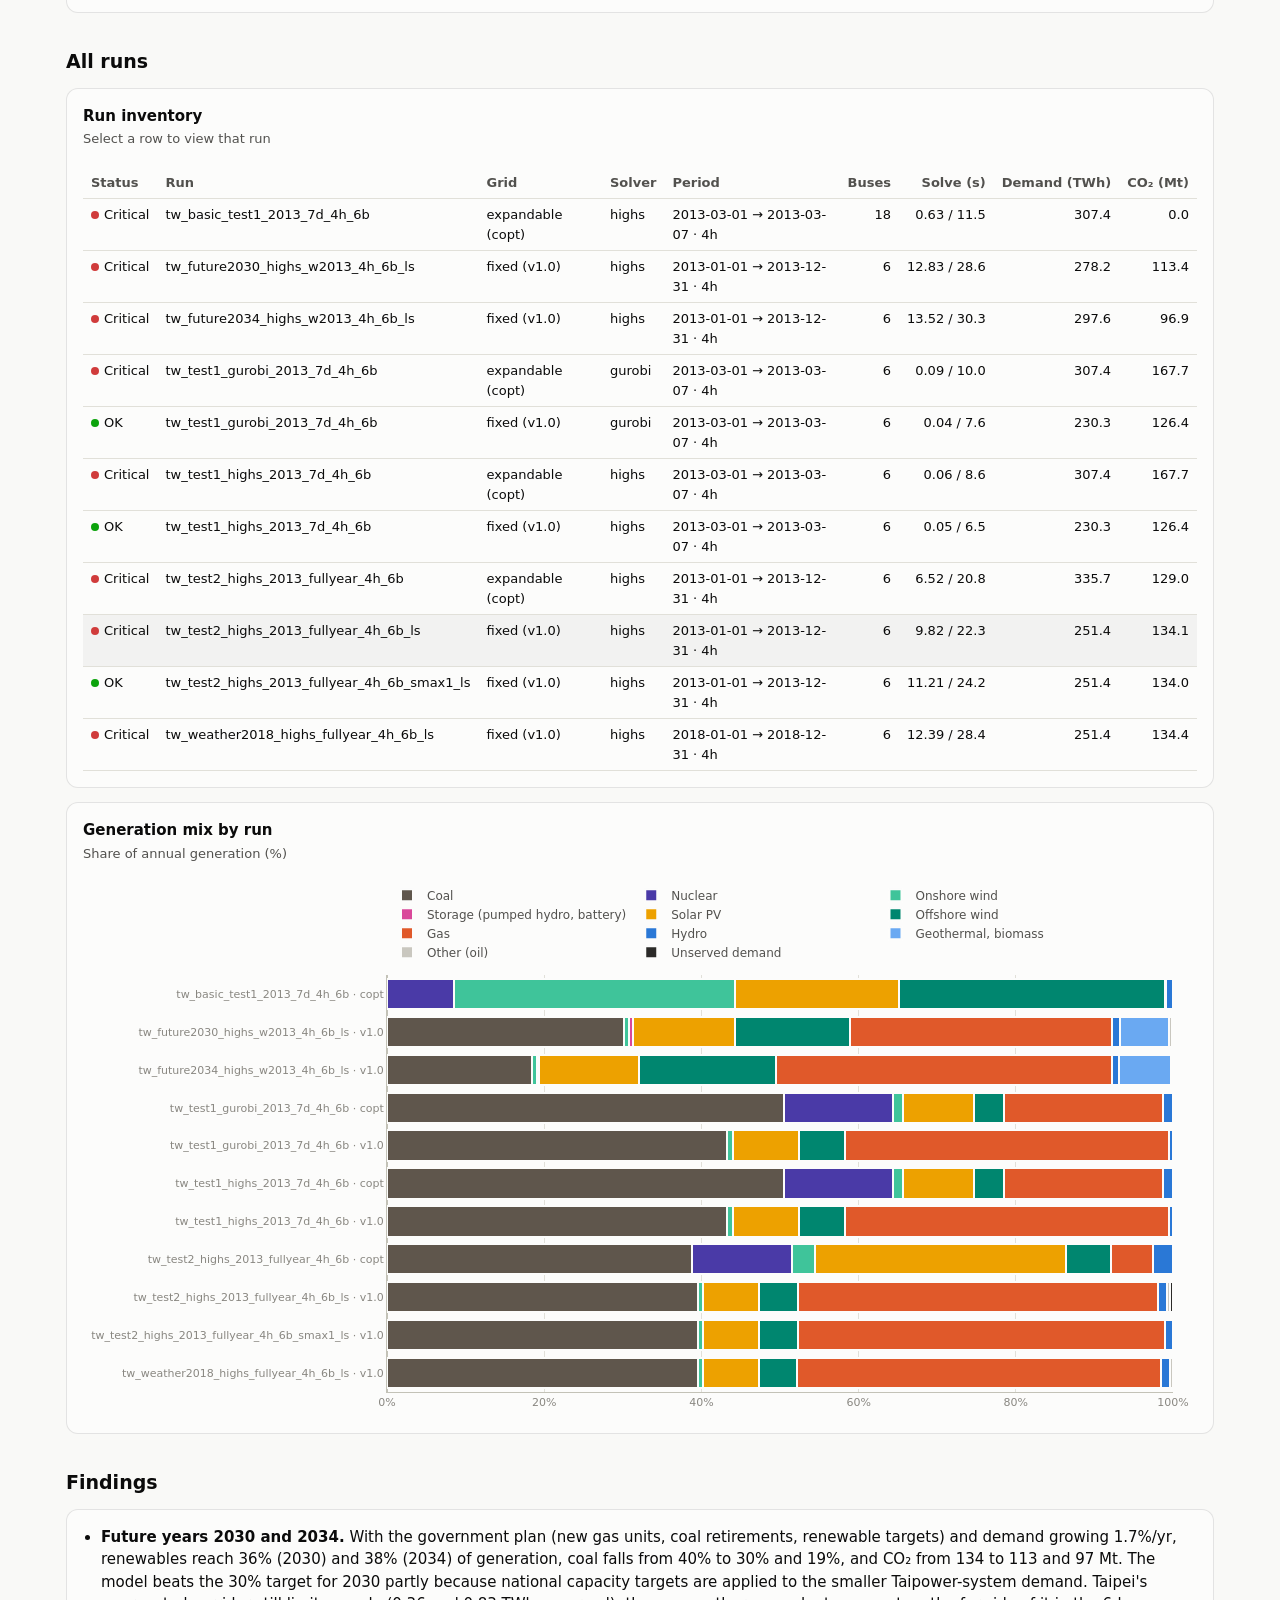
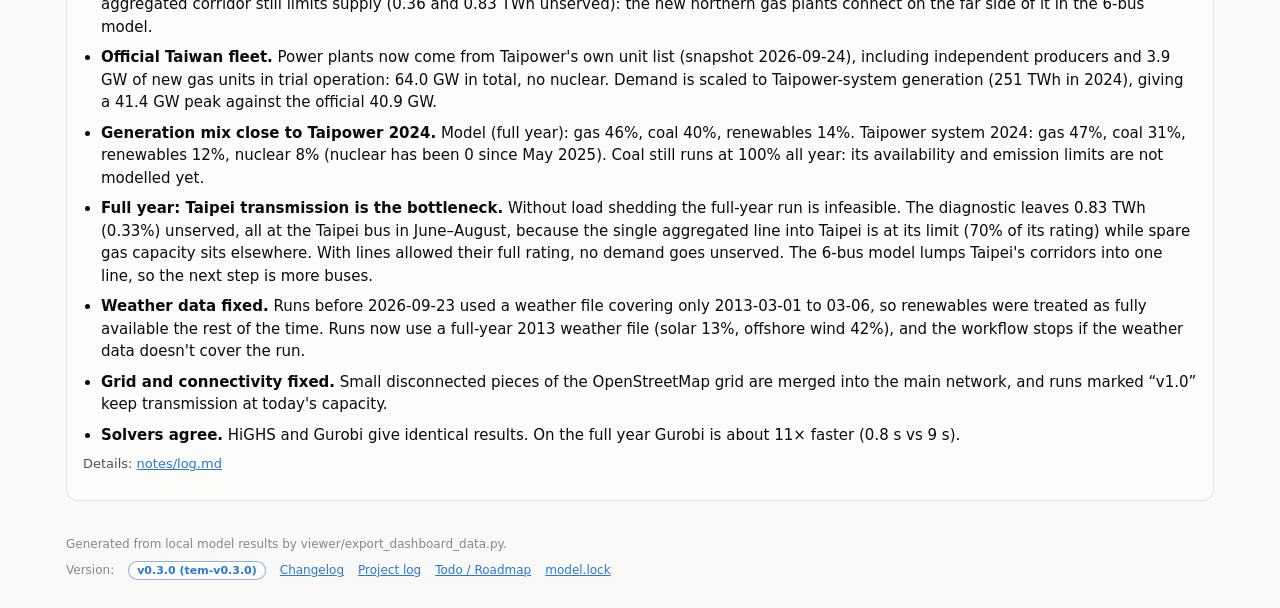
<file: docs/dashboard.html>
<!doctype html>
<html lang="en">
  <head>
    <meta charset="utf-8" />
    <meta name="viewport" content="width=device-width, initial-scale=1" />
    <title>Model Dashboard | Taiwan Energy System Platform</title>
    <meta name="description" content="Inputs and results of the PyPSA-Earth Taiwan electricity model runs." />
    <link rel="stylesheet" href="assets/site.css?v=722914cf" />
    <script src="https://cdn.plot.ly/plotly-2.35.2.min.js"></script>
    <script src="assets/app.js?v=2a1d58bf" defer></script>
    <script data-goatcounter="https://taiwan-energy-system-platform.goatcounter.com/count" async src="https://gc.zgo.at/count.js"></script>
  </head>
  <body>
    <header class="topbar">
      <div class="shell topbar-inner">
        <div>
          <div class="eyebrow"><span class="t-en">Taiwan Energy System Platform</span><span class="t-zh">台灣能源系統平台</span> <a class="ver-badge" href="https://github.com/BartonChenTW/taiwan-energy-model/releases/tag/tem-v0.3.0" rel="noopener" title="Website release version (tem-v0.3.0)"><span class="t-en">Version</span><span class="t-zh">版本</span> v0.3.0</a></div>
          <h1 data-i18n="title">Taiwan electricity model</h1>
        </div>
        <div class="toolbar">
          <a class="ghost ver-toolbar" href="https://github.com/BartonChenTW/taiwan-energy-model/blob/main/CHANGELOG.md" rel="noopener" title="Version &amp; Changelog">v0.3.0</a>
          <a class="ghost ver-toolbar" href="https://github.com/BartonChenTW/taiwan-energy-model/blob/main/notes/log.md" rel="noopener" title="Project log"><span class="t-en">Log</span><span class="t-zh">日誌</span></a>
          <div class="segmented" role="group" aria-label="Language">
            <button type="button" data-lang="en" aria-pressed="true">EN</button>
            <button type="button" data-lang="zh" aria-pressed="false">繁中</button>
          </div>
          <button type="button" id="theme-toggle" class="ghost" aria-label="Toggle dark mode">◐</button>
        </div>
      </div>
      <nav class="shell tabs" aria-label="Pages">
        <a href="index.html"><span class="t-en">Home</span><span class="t-zh">首頁</span></a>
        <a href="challenges.html"><span class="t-en">Challenges</span><span class="t-zh">挑戰</span></a>
        <a href="sandbox.html"><span class="t-en">Sandbox</span><span class="t-zh">情境沙盒</span></a>
        <a href="energy-security.html"><span class="t-en">Energy security</span><span class="t-zh">能源安全</span></a>
        <a href="dashboard.html" aria-current="page"><span class="t-en">Model dashboard</span><span class="t-zh">模型儀表板</span></a>
        <a href="model-data.html"><span class="t-en">Model data</span><span class="t-zh">模型資料</span></a>
        <a href="grid.html"><span class="t-en">Energy networks</span><span class="t-zh">能源網路</span></a>
        <a href="weather-re.html"><span class="t-en">Weather &amp; RE</span><span class="t-zh">氣象與再生能源</span></a>
        <a href="taiwan-data.html"><span class="t-en">Taiwan energy data</span><span class="t-zh">台灣能源資料</span></a>
        <a href="sector-draft.html"><span class="t-en">Sector model (draft)</span><span class="t-zh">部門耦合（草稿）</span></a>
        <a href="request.html"><span class="t-en">Request a run</span><span class="t-zh">申請模擬</span></a>
        <a href="about.html"><span class="t-en">About</span><span class="t-zh">關於</span></a>
      </nav>
      <nav class="shell tabs inline" aria-label="Sections">
        <a href="#results" data-i18n="nav_results">Results</a>
        <a href="#inputs" data-i18n="nav_inputs">Inputs</a>
        <a href="#scenarios" data-i18n="nav_scenarios">Scenarios</a>
        <a href="#compare" data-i18n="nav_compare">Data comparison</a>
        <a href="#runs" data-i18n="nav_runs">All runs</a>
        <a href="#findings" data-i18n="nav_findings">Findings</a>
      </nav>
    </header>

    <main class="shell">
      <section class="case-bar" aria-label="Selected run">
        <label for="case-select" data-i18n="select_case">Run</label>
        <select id="case-select"></select>
        <span class="muted" id="generated"></span>
      </section>

      <section id="case-status" class="status-list" aria-live="polite"></section>

      <section class="tiles" id="tiles" aria-label="Key figures"></section>

      <details class="panel setup" id="setup-panel" open>
        <summary><b data-i18n="setup_title">Model setup: which year does each input represent?</b></summary>
        <div id="table-setup" class="table-wrap"></div>
      </details>

      <!-- Results -->
      <section id="results" class="section">
        <h2 data-i18n="results">Results</h2>
        <div class="grid two">
          <article class="panel">
            <h3 data-i18n="energy_mix">Generation mix</h3>
            <p class="sub" data-i18n="energy_mix_sub">Annual energy by technology (TWh)</p>
            <div id="chart-energy" class="chart"></div>
            <details><summary data-i18n="show_table">Show table</summary><div id="table-energy"></div></details>
          </article>
          <article class="panel">
            <h3 data-i18n="capacity">Installed capacity</h3>
            <p class="sub" data-i18n="capacity_sub">Capacity by technology (GW); capacity factor in the table</p>
            <div id="chart-capacity" class="chart"></div>
            <details><summary data-i18n="show_table">Show table</summary><div id="table-capacity"></div></details>
          </article>
        </div>

        <article class="panel">
          <h3 data-i18n="dispatch">Dispatch</h3>
          <p class="sub" data-i18n="dispatch_sub">National generation by technology and demand (GW). Storage charging is shown below zero. Drag to zoom.</p>
          <div id="chart-dispatch" class="chart tall"></div>
        </article>

        <div class="grid two">
          <article class="panel">
            <h3><span data-i18n="price">Electricity price</span> <span class="info" tabindex="0" role="button" aria-describedby="tip-price" data-info-label><span aria-hidden="true">i</span><span class="info-tip" role="tooltip" id="tip-price"><span id="price-note"></span><span id="fx-note" class="tip-muted"></span></span></span></h3>
            <p class="sub" data-i18n="price_sub">Modelled wholesale price, national average, EUR/MWh; hover the line for NT$/kWh</p>
            <div id="chart-price" class="chart"></div>
          </article>
          <article class="panel">
            <h3 data-i18n="map">Network</h3>
            <p class="sub" data-i18n="map_sub">Buses sized by demand; line width by capacity. Hover for loading.</p>
            <div id="chart-map" class="chart"></div>
            <details><summary data-i18n="show_lines">Show line table</summary><div id="table-lines"></div></details>
          </article>
        </div>
      </section>

      <!-- Inputs -->
      <section id="inputs" class="section">
        <h2 data-i18n="inputs">Inputs</h2>
        <div class="grid two">
          <article class="panel">
            <h3 data-i18n="demand">Demand</h3>
            <p class="sub" data-i18n="demand_sub">National electricity demand (GW)</p>
            <div id="chart-demand" class="chart tall"></div>
            <details><summary data-i18n="show_buses">Show demand by bus</summary><div id="table-buses"></div></details>
          </article>
          <article class="panel">
            <h3><span data-i18n="availability">Renewable potential (weather)</span> <span class="info" tabindex="0" role="button" aria-describedby="tip-availability" data-info-label><span aria-hidden="true">i</span><span class="info-tip" role="tooltip" id="tip-availability"><span id="availability-note"></span></span></span></h3>
            <p class="sub" data-i18n="availability_sub">Available output per MW installed, hour by hour (0–1), capacity-weighted per technology</p>
            <div id="chart-availability" class="chart tall"></div>
            <div id="table-potential" class="table-wrap"></div>
          </article>
        </div>
        <article class="panel">
          <h3 data-i18n="technology">Technology data</h3>
          <p class="sub" data-i18n="technology_sub">Fleet and cost assumptions used in this run</p>
          <div id="table-technology" class="table-wrap"></div>
        </article>
      </section>

      <!-- Scenarios: other weather years, future years -->
      <section id="scenarios" class="section">
        <h2 data-i18n="sc_title">Scenarios: other weather years and future years</h2>
        <p class="sub" data-i18n="sc_intro"></p>
        <p class="sources" id="sc-sources"></p>
          <article class="panel">
            <h3><span data-i18n="sc_weather">Weather years: today's system</span> <span class="info" tabindex="0" role="button" aria-describedby="tip-sc-weather" data-info-label><span aria-hidden="true">i</span><span class="info-tip" role="tooltip" id="tip-sc-weather"><span data-i18n="sc_weather_note"></span></span></span></h3>
            <p class="sub" data-i18n="sc_weather_sub">Same fleet, grid and annual demand; only the weather changes</p>
            <div id="chart-sc-weather" class="chart"></div>
            <div id="table-sc-weather" class="table-wrap"></div>
          </article>
          <article class="panel">
            <h3><span data-i18n="sc_future">Future years: the planned system</span> <span class="info" tabindex="0" role="button" aria-describedby="tip-sc-future" data-info-label><span aria-hidden="true">i</span><span class="info-tip" role="tooltip" id="tip-sc-future"><span data-i18n="sc_future_note"></span></span></span></h3>
            <p class="sub" data-i18n="sc_future_sub">Planned fleet and demand, 2013 weather, today's grid</p>
            <div id="chart-sc-future" class="chart"></div>
            <div id="table-sc-future" class="table-wrap"></div>
          </article>
        <article class="panel">
          <h3 data-i18n="sc_capacity">Installed capacity: today and planned</h3>
          <p class="sub" data-i18n="sc_capacity_sub">GW by technology in each future-year run</p>
          <div id="chart-sc-capacity" class="chart"></div>
        </article>
      </section>

      <!-- PyPSA-Earth default data vs Taiwan data -->
      <section id="compare" class="section">
        <h2 data-i18n="compare_title">PyPSA-Earth data vs Taiwan data</h2>
        <p class="sub" data-i18n="compare_intro"></p>
        <div class="grid two">
          <article class="panel">
            <h3 data-i18n="cmp_capacity">Installed capacity</h3>
            <p class="sub" data-i18n="cmp_capacity_sub">GW per technology</p>
            <div id="chart-cmp-capacity" class="chart tall"></div>
          </article>
          <article class="panel">
            <h3 data-i18n="cmp_params">Key inputs</h3>
            <p class="sub" data-i18n="cmp_params_sub">What changed and why</p>
            <div id="table-cmp-params" class="table-wrap"></div>
          </article>
        </div>
        <article class="panel">
          <h3><span data-i18n="cmp_mix">Generation mix: model vs reported statistics</span> <span class="info" tabindex="0" role="button" aria-describedby="tip-cmp-mix" data-info-label><span aria-hidden="true">i</span><span class="info-tip" role="tooltip" id="tip-cmp-mix"><span data-i18n="cmp_mix_note"></span></span></span></h3>
          <p class="sub" data-i18n="cmp_mix_sub">Share of annual generation (%)</p>
          <div id="chart-cmp-mix" class="chart"></div>
        </article>
      </section>

      <!-- All runs -->
      <section id="runs" class="section">
        <h2 data-i18n="all_runs">All runs</h2>
        <article class="panel">
          <h3 data-i18n="inventory">Run inventory</h3>
          <p class="sub" data-i18n="inventory_sub">Select a row to view that run</p>
          <div id="table-runs" class="table-wrap"></div>
        </article>
        <article class="panel">
          <h3 data-i18n="compare_mix">Generation mix by run</h3>
          <p class="sub" data-i18n="compare_mix_sub">Share of annual generation (%)</p>
          <div id="chart-compare" class="chart"></div>
        </article>
      </section>

      <!-- Findings -->
      <section id="findings" class="section">
        <h2 data-i18n="findings">Findings</h2>
        <article class="panel">
          <ul id="findings-list" class="findings"></ul>
          <p class="sub">
            <span data-i18n="details_in">Details:</span>
            <a href="https://github.com/BartonChenTW/taiwan-energy-model/blob/main/notes/log.md">notes/log.md</a>
          </p>
        </article>
      </section>
    </main>

    <footer class="shell footer">
      <span data-i18n="footer">Generated from local model results by viewer/export_dashboard_data.py.</span>
    
      <div class="footer-meta"><span class="t-en">Version:</span><span class="t-zh">網站版本：</span><a class="ver-badge" href="https://github.com/BartonChenTW/taiwan-energy-model/releases/tag/tem-v0.3.0" rel="noopener">v0.3.0 (tem-v0.3.0)</a><a href="https://github.com/BartonChenTW/taiwan-energy-model/blob/main/CHANGELOG.md" rel="noopener"><span class="t-en">Changelog</span><span class="t-zh">更新紀錄</span></a><a href="https://github.com/BartonChenTW/taiwan-energy-model/blob/main/notes/log.md" rel="noopener"><span class="t-en">Project log</span><span class="t-zh">專案日誌</span></a><a href="https://github.com/BartonChenTW/taiwan-energy-model/blob/main/notes/todo.md" rel="noopener"><span class="t-en">Todo / Roadmap</span><span class="t-zh">待辦與規劃</span></a><a href="https://github.com/BartonChenTW/taiwan-energy-model/blob/main/model.lock" rel="noopener">model.lock</a></div>
    </footer>
  </body>
</html>
</file>
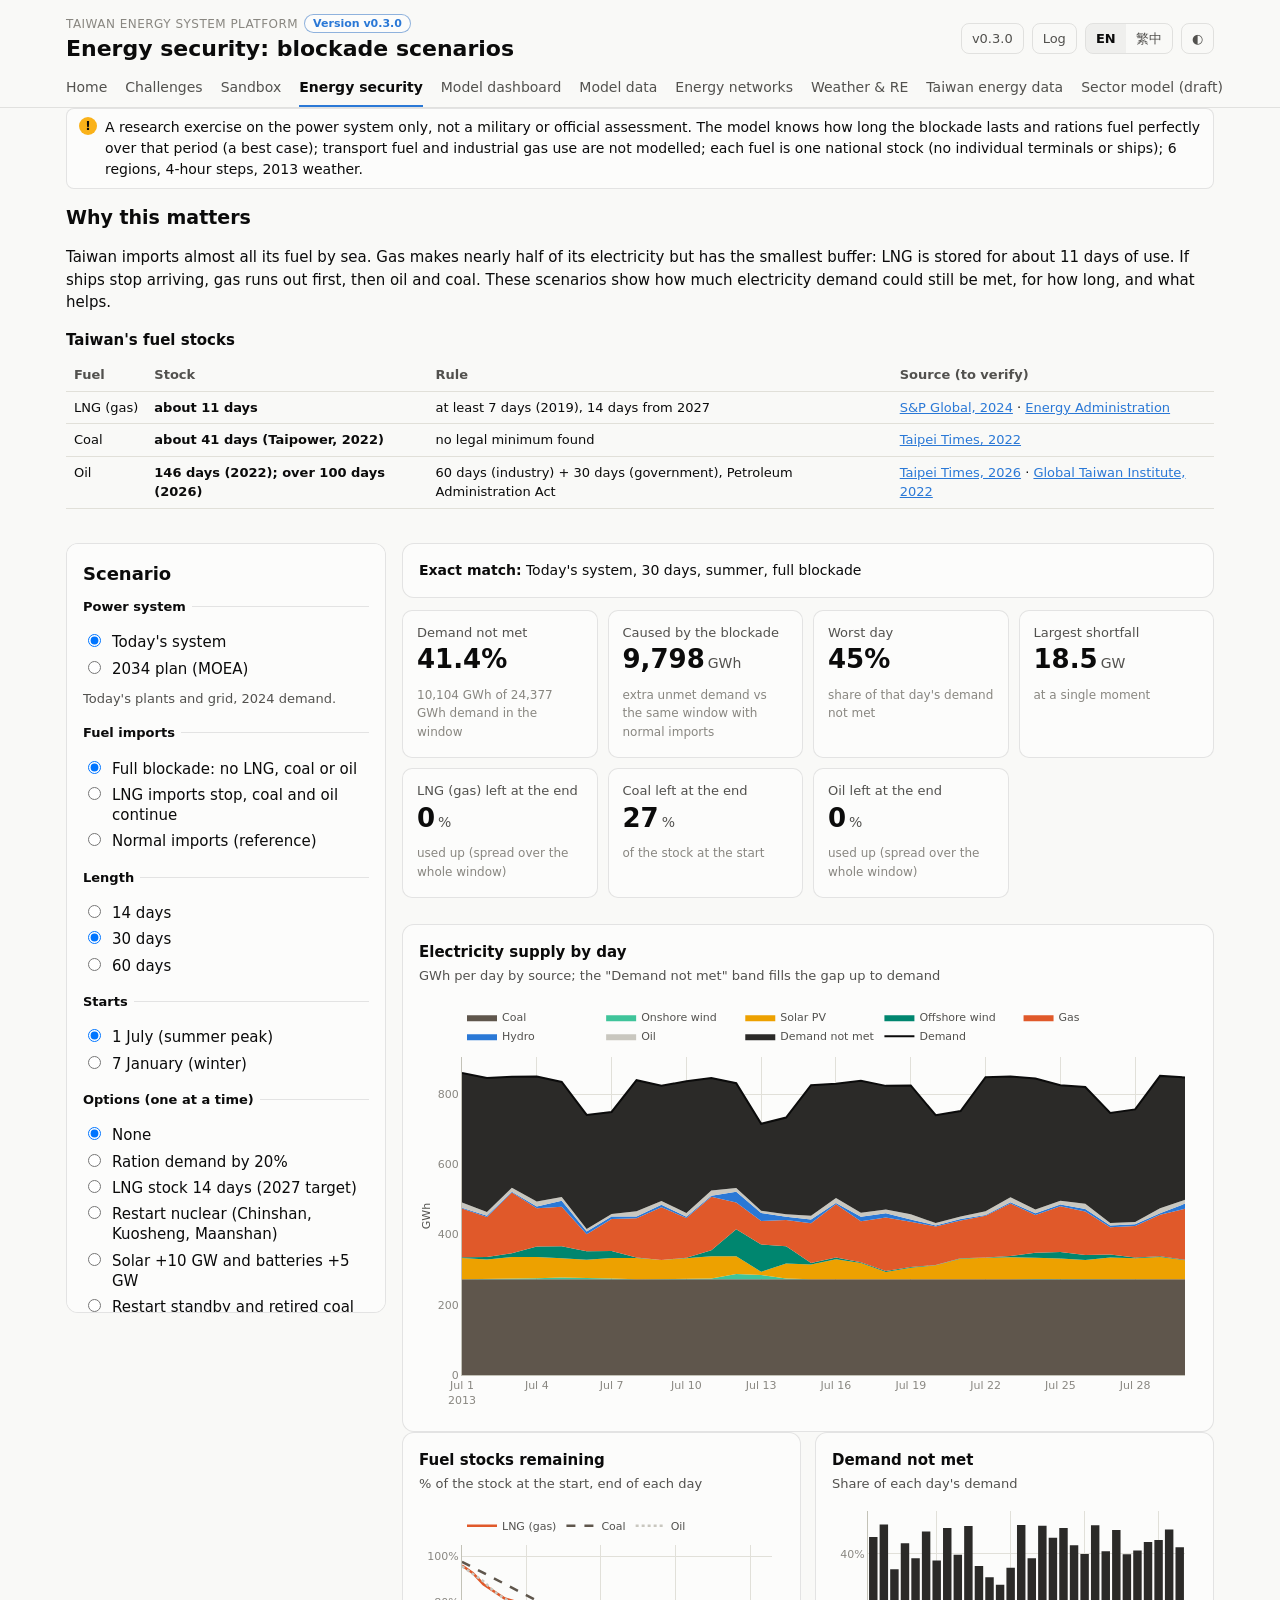
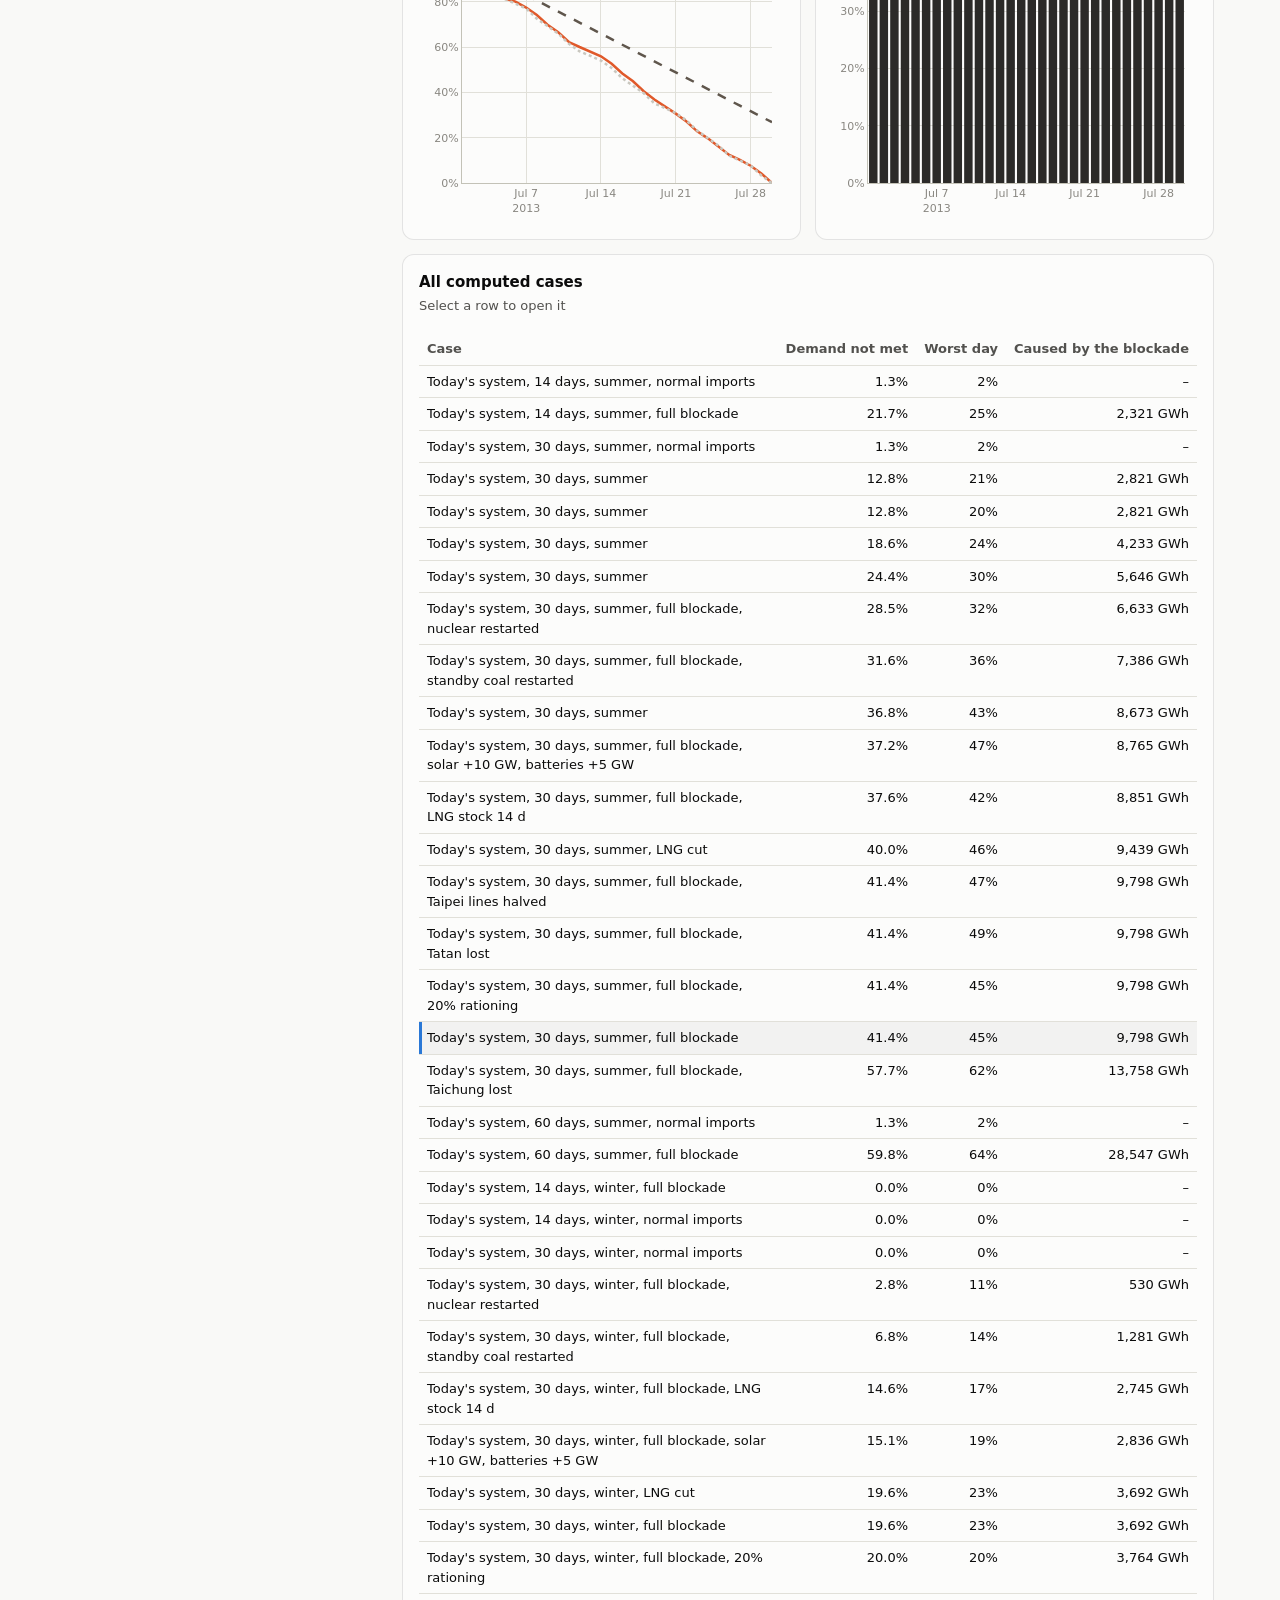
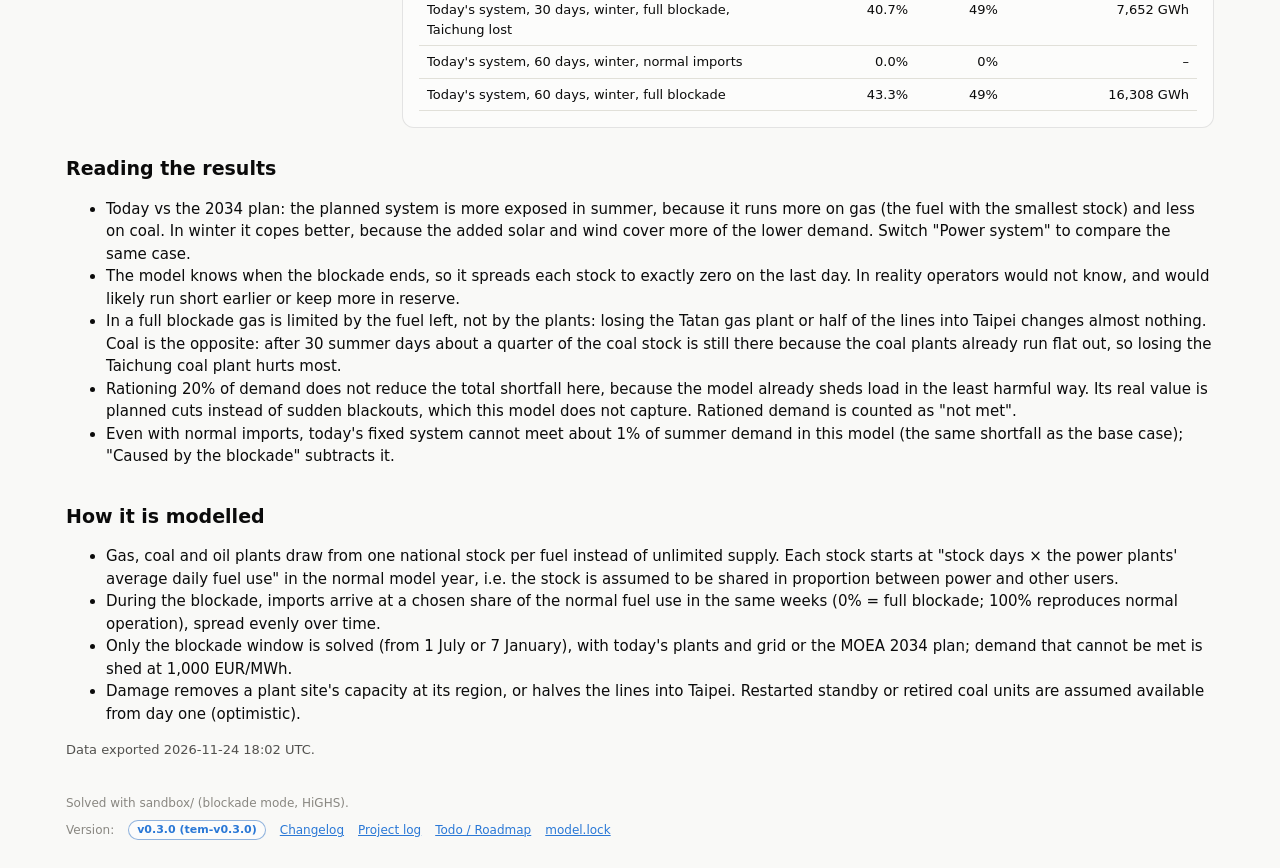
<file: docs/energy-security.html>
<!doctype html>
<html lang="en">
  <head>
    <meta charset="utf-8" />
    <meta name="viewport" content="width=device-width, initial-scale=1" />
    <title>Taiwan Energy Security</title>
    <meta name="title-en" content="Taiwan Energy Security" />
    <meta name="title-zh" content="台灣能源安全" />
    <meta name="description" content="What happens to Taiwan's electricity supply if fuel imports stop: blockade scenarios with LNG, coal and oil stocks." />
    <link rel="stylesheet" href="assets/site.css?v=722914cf" />
    <script src="https://cdn.plot.ly/plotly-2.35.2.min.js"></script>
    <script src="assets/pages.js?v=3dee9410" defer></script>
    <script src="assets/security.js?v=19cd8534" defer></script>
    <script data-goatcounter="https://taiwan-energy-system-platform.goatcounter.com/count" async src="https://gc.zgo.at/count.js"></script>
  </head>
  <body>
    <header class="topbar">
      <div class="shell topbar-inner">
        <div>
          <div class="eyebrow"><span class="t-en">Taiwan Energy System Platform</span><span class="t-zh">台灣能源系統平台</span> <a class="ver-badge" href="https://github.com/BartonChenTW/taiwan-energy-model/releases/tag/tem-v0.3.0" rel="noopener" title="Website release version (tem-v0.3.0)"><span class="t-en">Version</span><span class="t-zh">版本</span> v0.3.0</a></div>
          <h1><span class="t-en">Energy security: blockade scenarios</span><span class="t-zh">能源安全：封鎖情境</span></h1>
        </div>
        <div class="toolbar">
          <a class="ghost ver-toolbar" href="https://github.com/BartonChenTW/taiwan-energy-model/blob/main/CHANGELOG.md" rel="noopener" title="Version &amp; Changelog">v0.3.0</a>
          <a class="ghost ver-toolbar" href="https://github.com/BartonChenTW/taiwan-energy-model/blob/main/notes/log.md" rel="noopener" title="Project log"><span class="t-en">Log</span><span class="t-zh">日誌</span></a>
          <div class="segmented" role="group" aria-label="Language">
            <button type="button" data-lang="en" aria-pressed="true">EN</button>
            <button type="button" data-lang="zh" aria-pressed="false">繁中</button>
          </div>
          <button type="button" id="theme-toggle" class="ghost" aria-label="Toggle dark mode">◐</button>
        </div>
      </div>
      <nav class="shell tabs" aria-label="Pages">
        <a href="index.html"><span class="t-en">Home</span><span class="t-zh">首頁</span></a>
        <a href="challenges.html"><span class="t-en">Challenges</span><span class="t-zh">挑戰</span></a>
        <a href="sandbox.html"><span class="t-en">Sandbox</span><span class="t-zh">情境沙盒</span></a>
        <a href="energy-security.html" aria-current="page"><span class="t-en">Energy security</span><span class="t-zh">能源安全</span></a>
        <a href="dashboard.html"><span class="t-en">Model dashboard</span><span class="t-zh">模型儀表板</span></a>
        <a href="model-data.html"><span class="t-en">Model data</span><span class="t-zh">模型資料</span></a>
        <a href="grid.html"><span class="t-en">Energy networks</span><span class="t-zh">能源網路</span></a>
        <a href="weather-re.html"><span class="t-en">Weather &amp; RE</span><span class="t-zh">氣象與再生能源</span></a>
        <a href="taiwan-data.html"><span class="t-en">Taiwan energy data</span><span class="t-zh">台灣能源資料</span></a>
        <a href="sector-draft.html"><span class="t-en">Sector model (draft)</span><span class="t-zh">部門耦合（草稿）</span></a>
        <a href="request.html"><span class="t-en">Request a run</span><span class="t-zh">申請模擬</span></a>
        <a href="about.html"><span class="t-en">About</span><span class="t-zh">關於</span></a>
      </nav>
    </header>

    <main class="shell">
      <section class="status-list" aria-label="Caveat">
        <div class="status warning"><span class="icon" aria-hidden="true">!</span>
          <span><span class="t-en">A research exercise on the power system only, not a military or official assessment. The model knows how long the blockade lasts and rations fuel perfectly over that period (a best case); transport fuel and industrial gas use are not modelled; each fuel is one national stock (no individual terminals or ships); 6 regions, 4-hour steps, 2013 weather.</span><span class="t-zh">這是僅針對電力系統的研究演練，並非軍事或官方評估。模型事先知道封鎖持續多久，並在期間內完美分配燃料（最佳情況）；未模擬運輸燃料與工業用天然氣；每種燃料為單一全國存量（未區分個別接收站或船運）；6 個區域、每 4 小時一個時段、2013 年氣象。</span></span></div>
      </section>

      <section class="section prose-wide">
        <h2><span class="t-en">Why this matters</span><span class="t-zh">為什麼重要</span></h2>
        <p><span class="t-en">Taiwan imports almost all its fuel by sea. Gas makes nearly half of its electricity but has the smallest buffer: LNG is stored for about 11 days of use. If ships stop arriving, gas runs out first, then oil and coal. These scenarios show how much electricity demand could still be met, for how long, and what helps.</span><span class="t-zh">台灣幾乎所有燃料都經海運進口。燃氣提供近一半的電力，緩衝卻最小：液化天然氣存量約 11 天。若船隻無法抵達，天然氣最先耗盡，接著是燃油與燃煤。這些情境顯示還能滿足多少用電需求、能撐多久，以及哪些措施有幫助。</span></p>
        <div id="stock-facts" class="table-wrap"></div>
      </section>

      <div class="sandbox">
        <aside class="panel levers" aria-label="Scenario">
          <h2><span class="t-en">Scenario</span><span class="t-zh">情境</span></h2>
          <div id="sec-controls"></div>
        </aside>

        <div class="sb-main">
          <div class="panel match" id="sec-match" aria-live="polite"></div>
          <section class="tiles" id="sec-tiles" aria-label="Key numbers"></section>

          <article class="panel">
            <h3><span class="t-en">Electricity supply by day</span><span class="t-zh">每日電力供給</span></h3>
            <p class="sub"><span class="t-en">GWh per day by source; the "Demand not met" band fills the gap up to demand</span><span class="t-zh">各來源每日 GWh；「未能供應的需求」一層補足到需求線的缺口</span></p>
            <div id="sec-chart-supply" class="chart tall"></div>
          </article>

          <div class="grid two">
            <article class="panel">
              <h3><span class="t-en">Fuel stocks remaining</span><span class="t-zh">剩餘燃料存量</span></h3>
              <p class="sub"><span class="t-en">% of the stock at the start, end of each day</span><span class="t-zh">占起始存量的 %，每日結束時</span></p>
              <div id="sec-chart-stocks" class="chart"></div>
            </article>
            <article class="panel">
              <h3><span class="t-en">Demand not met</span><span class="t-zh">未能供應的需求</span></h3>
              <p class="sub"><span class="t-en">Share of each day's demand</span><span class="t-zh">占每日需求的比例</span></p>
              <div id="sec-chart-unserved" class="chart"></div>
            </article>
          </div>

          <article class="panel">
            <h3><span class="t-en">All computed cases</span><span class="t-zh">所有已計算情境</span></h3>
            <p class="sub"><span class="t-en">Select a row to open it</span><span class="t-zh">點選一列以開啟</span></p>
            <div id="sec-table" class="table-wrap"></div>
          </article>
        </div>
      </div>

      <section class="section prose-wide">
        <h2><span class="t-en">Reading the results</span><span class="t-zh">如何解讀結果</span></h2>
        <ul>
          <li><span class="t-en">Today vs the 2034 plan: the planned system is more exposed in summer, because it runs more on gas (the fuel with the smallest stock) and less on coal. In winter it copes better, because the added solar and wind cover more of the lower demand. Switch "Power system" to compare the same case.</span><span class="t-zh">現有系統與 2034 年規劃比較：規劃中的系統在夏季較脆弱，因為更依賴燃氣（存量最少的燃料）、燃煤較少；冬季則較能因應，因為新增的太陽光電與風電可涵蓋較多的較低需求。切換「電力系統」即可比較同一情境。</span></li>
          <li><span class="t-en">The model knows when the blockade ends, so it spreads each stock to exactly zero on the last day. In reality operators would not know, and would likely run short earlier or keep more in reserve.</span><span class="t-zh">模型知道封鎖何時結束，因此會把每種存量剛好在最後一天用完。現實中調度者無從得知，可能更早短缺，或保留更多存量。</span></li>
          <li><span class="t-en">In a full blockade gas is limited by the fuel left, not by the plants: losing the Tatan gas plant or half of the lines into Taipei changes almost nothing. Coal is the opposite: after 30 summer days about a quarter of the coal stock is still there because the coal plants already run flat out, so losing the Taichung coal plant hurts most.</span><span class="t-zh">完全封鎖時，燃氣受限於剩餘燃料而非電廠：失去大潭電廠或進入台北的一半線路幾乎沒有影響。燃煤則相反：夏季 30 天後仍剩約四分之一的煤，因為燃煤機組已全力運轉，所以失去台中電廠的影響最大。</span></li>
          <li><span class="t-en">Rationing 20% of demand does not reduce the total shortfall here, because the model already sheds load in the least harmful way. Its real value is planned cuts instead of sudden blackouts, which this model does not capture. Rationed demand is counted as "not met".</span><span class="t-zh">在此配給 20% 需求並未減少總缺口，因為模型本來就會以代價最小的方式切除負載。配給的實際價值在於以計畫性限電取代突然停電，這點本模型無法呈現。配給減少的需求計入「未能供應」。</span></li>
          <li><span class="t-en">Even with normal imports, today's fixed system cannot meet about 1% of summer demand in this model (the same shortfall as the base case); "Caused by the blockade" subtracts it.</span><span class="t-zh">即使進口正常，在本模型中現有固定系統夏季仍有約 1% 需求無法滿足（與基準情境相同）；「封鎖造成」已扣除此部分。</span></li>
        </ul>
      </section>

      <section class="section prose-wide">
        <h2><span class="t-en">How it is modelled</span><span class="t-zh">模擬方式</span></h2>
        <ul>
          <li><span class="t-en">Gas, coal and oil plants draw from one national stock per fuel instead of unlimited supply. Each stock starts at "stock days × the power plants' average daily fuel use" in the normal model year, i.e. the stock is assumed to be shared in proportion between power and other users.</span><span class="t-zh">燃氣、燃煤與燃油電廠改由每種燃料的全國存量供應，而非無限供給。起始存量＝「存量天數 × 一般年度電廠平均每日燃料用量」，即假設存量依比例由電力與其他用戶分享。</span></li>
          <li><span class="t-en">During the blockade, imports arrive at a chosen share of the normal fuel use in the same weeks (0% = full blockade; 100% reproduces normal operation), spread evenly over time.</span><span class="t-zh">封鎖期間，進口量為同期一般燃料用量的某個比例（0% 為完全封鎖；100% 即重現正常運轉），平均分布於期間內。</span></li>
          <li><span class="t-en">Only the blockade window is solved (from 1 July or 7 January), with today's plants and grid or the MOEA 2034 plan; demand that cannot be met is shed at 1,000 EUR/MWh.</span><span class="t-zh">只計算封鎖期間（自 7 月 1 日或 1 月 7 日起），採用現有電廠與電網或經濟部 2034 年規劃；無法供應的需求以每 MWh 1,000 歐元的代價切除。</span></li>
          <li><span class="t-en">Damage removes a plant site's capacity at its region, or halves the lines into Taipei. Restarted standby or retired coal units are assumed available from day one (optimistic).</span><span class="t-zh">受損情境會移除該電廠所在區域的容量，或使進入台北的線路容量減半。重啟的備用或已除役燃煤機組假設自第一天起即可運轉（樂觀假設）。</span></li>
        </ul>
        <p class="note muted" id="sec-meta"></p>
      </section>
    </main>

    <footer class="shell footer">
      <span class="t-en">Solved with sandbox/ (blockade mode, HiGHS).</span><span class="t-zh">以 sandbox/（封鎖模式，HiGHS）求解。</span>
    
      <div class="footer-meta"><span class="t-en">Version:</span><span class="t-zh">網站版本：</span><a class="ver-badge" href="https://github.com/BartonChenTW/taiwan-energy-model/releases/tag/tem-v0.3.0" rel="noopener">v0.3.0 (tem-v0.3.0)</a><a href="https://github.com/BartonChenTW/taiwan-energy-model/blob/main/CHANGELOG.md" rel="noopener"><span class="t-en">Changelog</span><span class="t-zh">更新紀錄</span></a><a href="https://github.com/BartonChenTW/taiwan-energy-model/blob/main/notes/log.md" rel="noopener"><span class="t-en">Project log</span><span class="t-zh">專案日誌</span></a><a href="https://github.com/BartonChenTW/taiwan-energy-model/blob/main/notes/todo.md" rel="noopener"><span class="t-en">Todo / Roadmap</span><span class="t-zh">待辦與規劃</span></a><a href="https://github.com/BartonChenTW/taiwan-energy-model/blob/main/model.lock" rel="noopener">model.lock</a></div>
    </footer>
  </body>
</html>
</file>
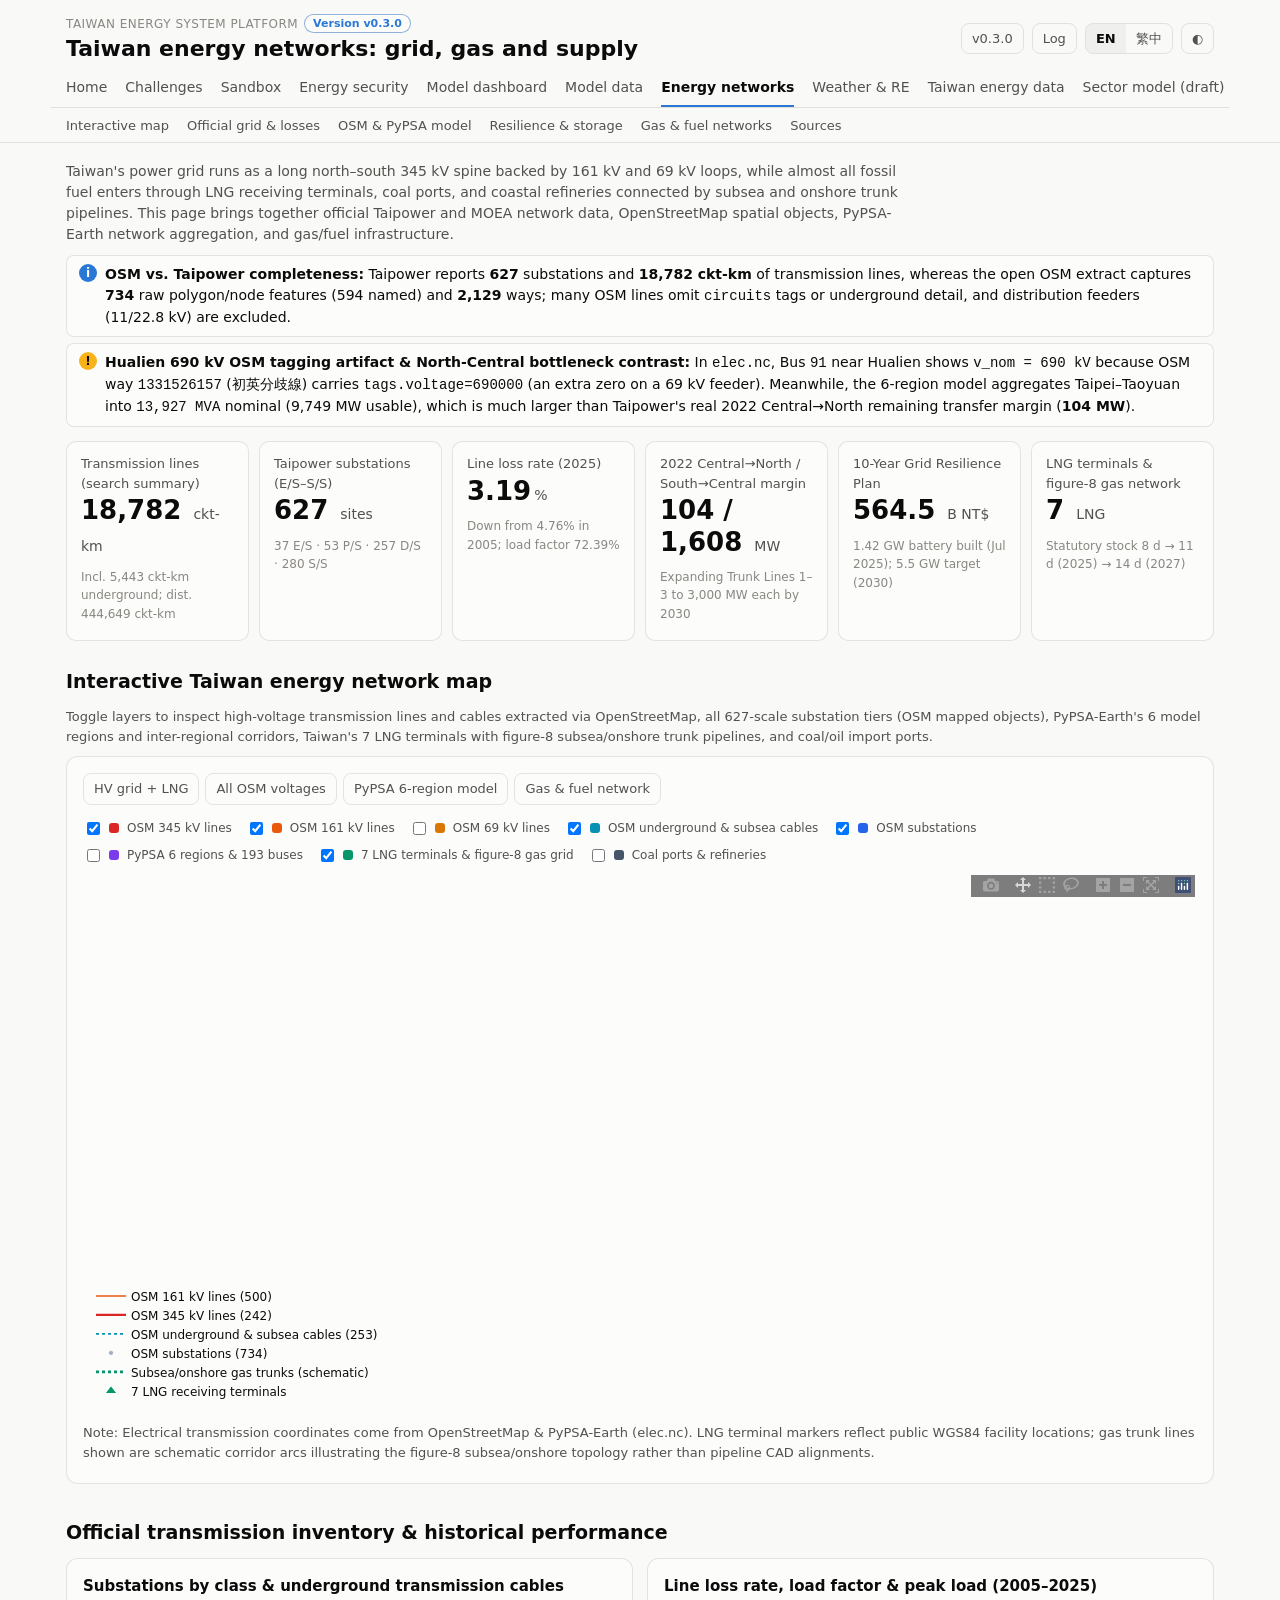
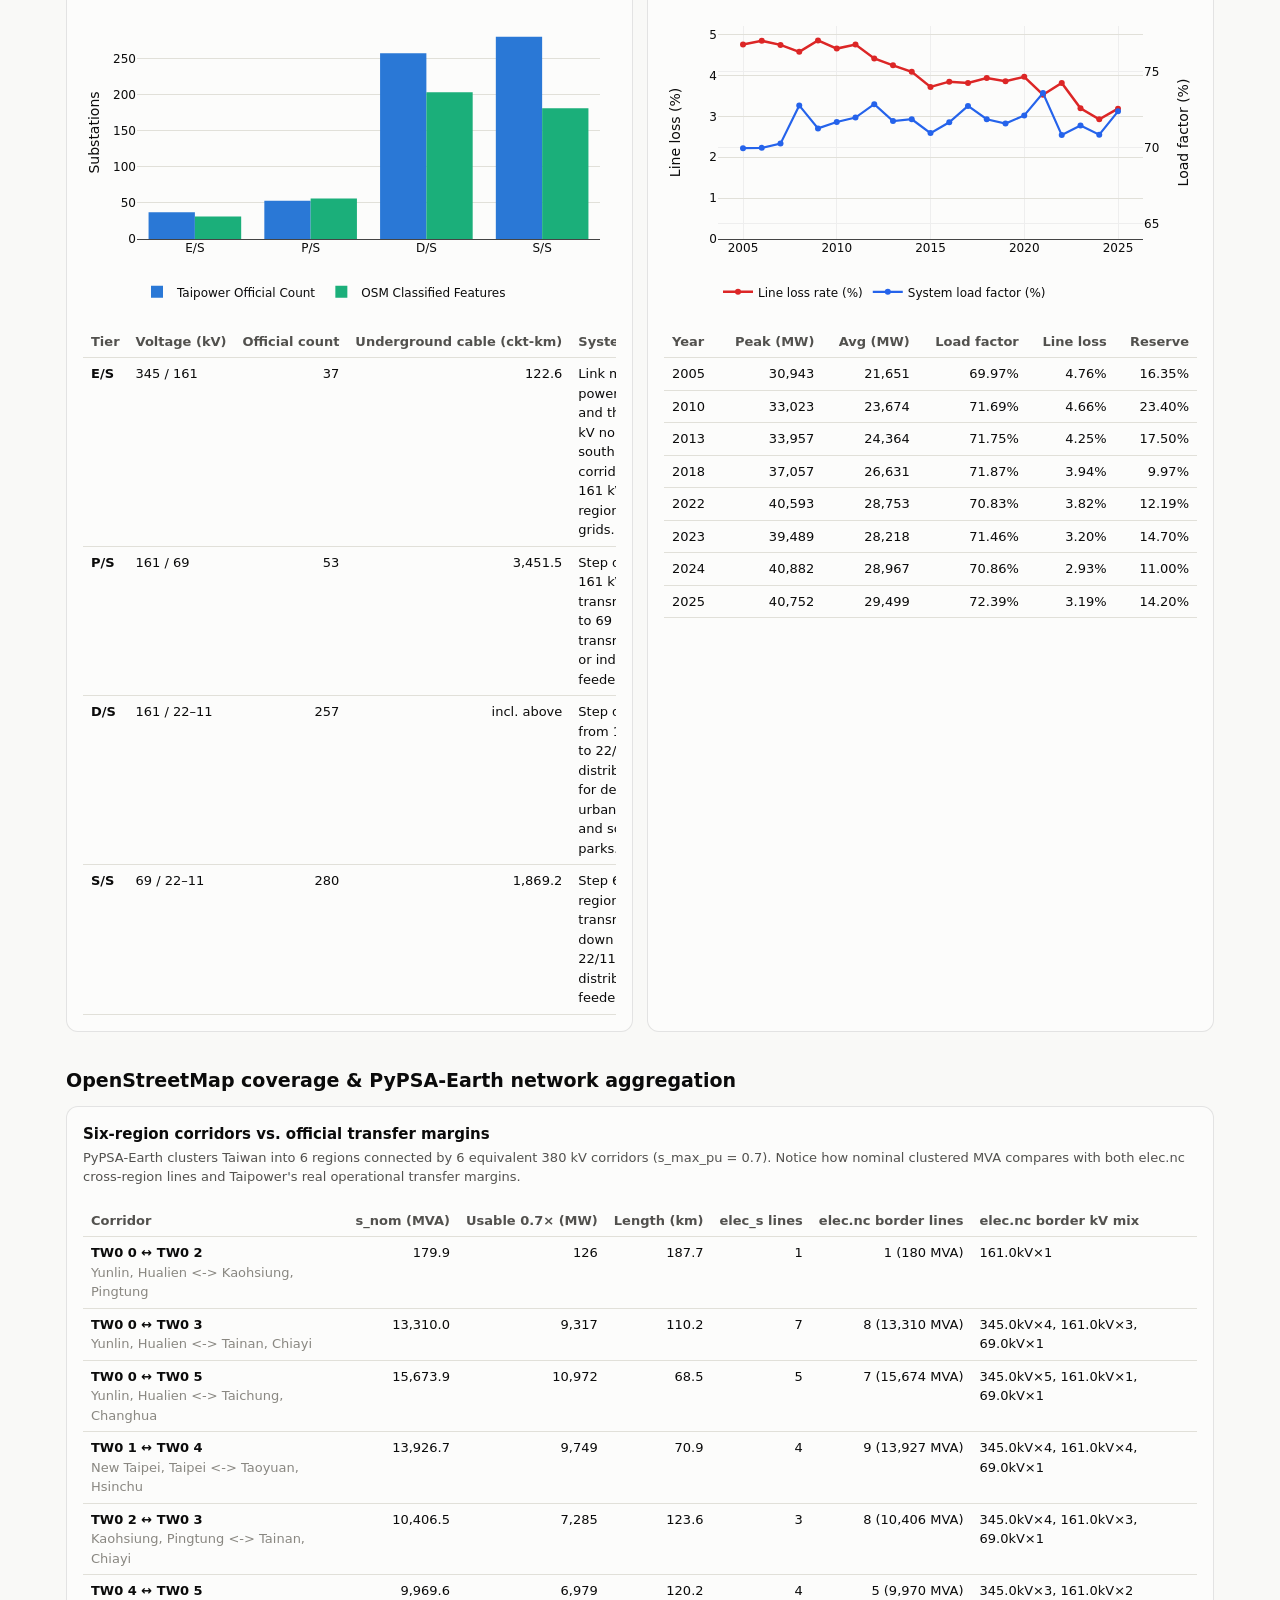
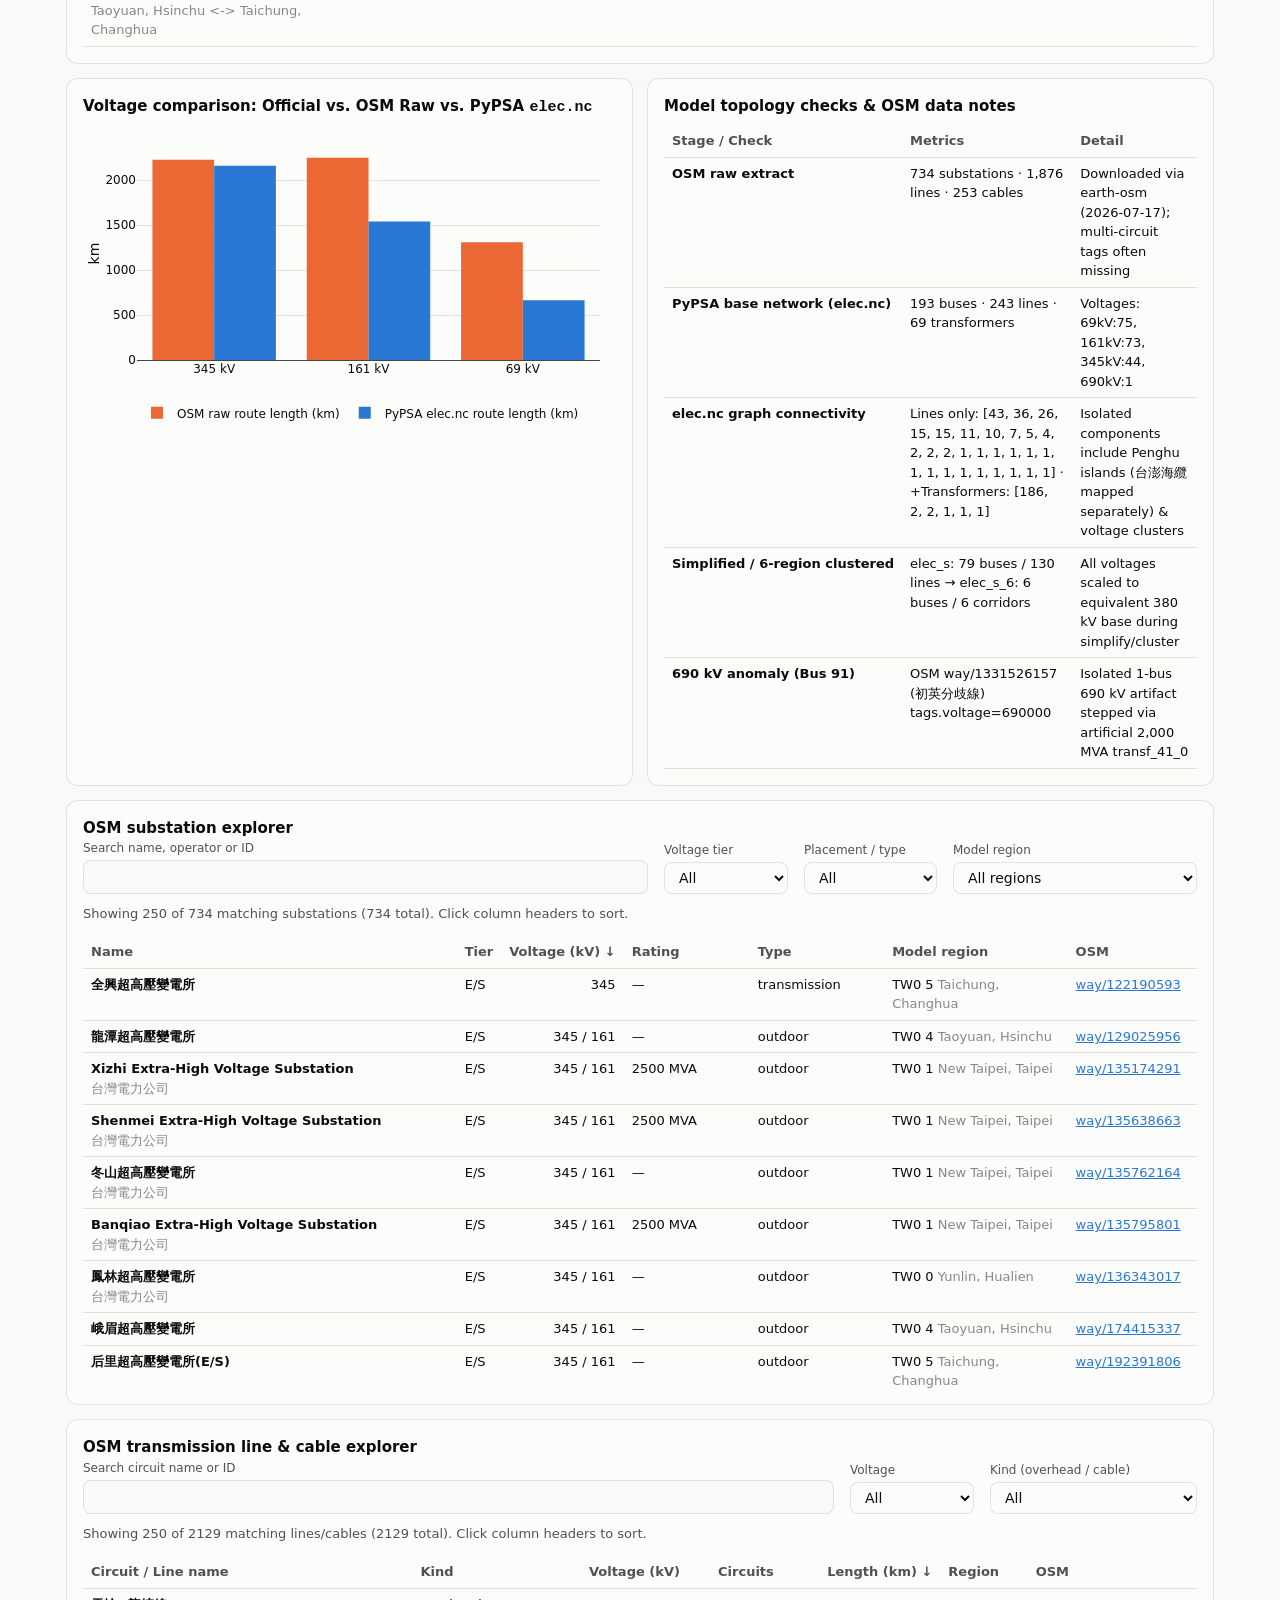
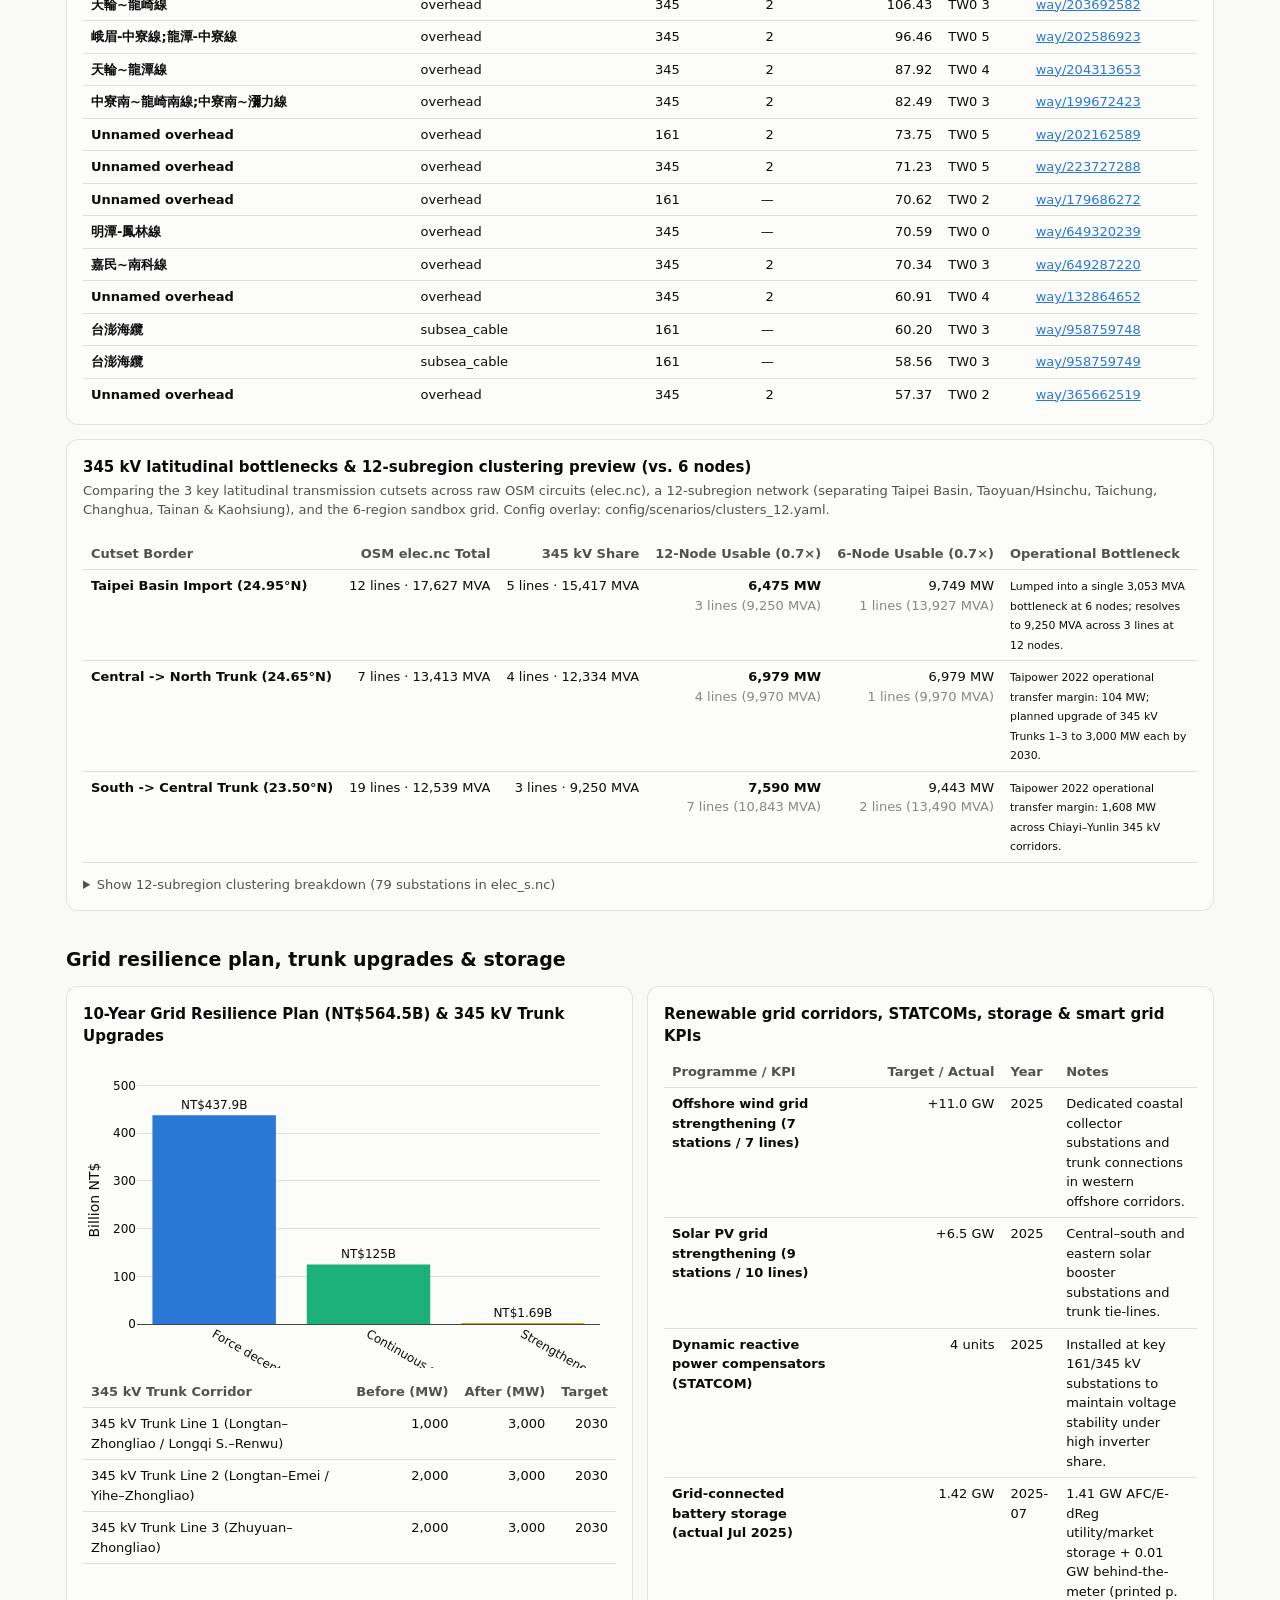
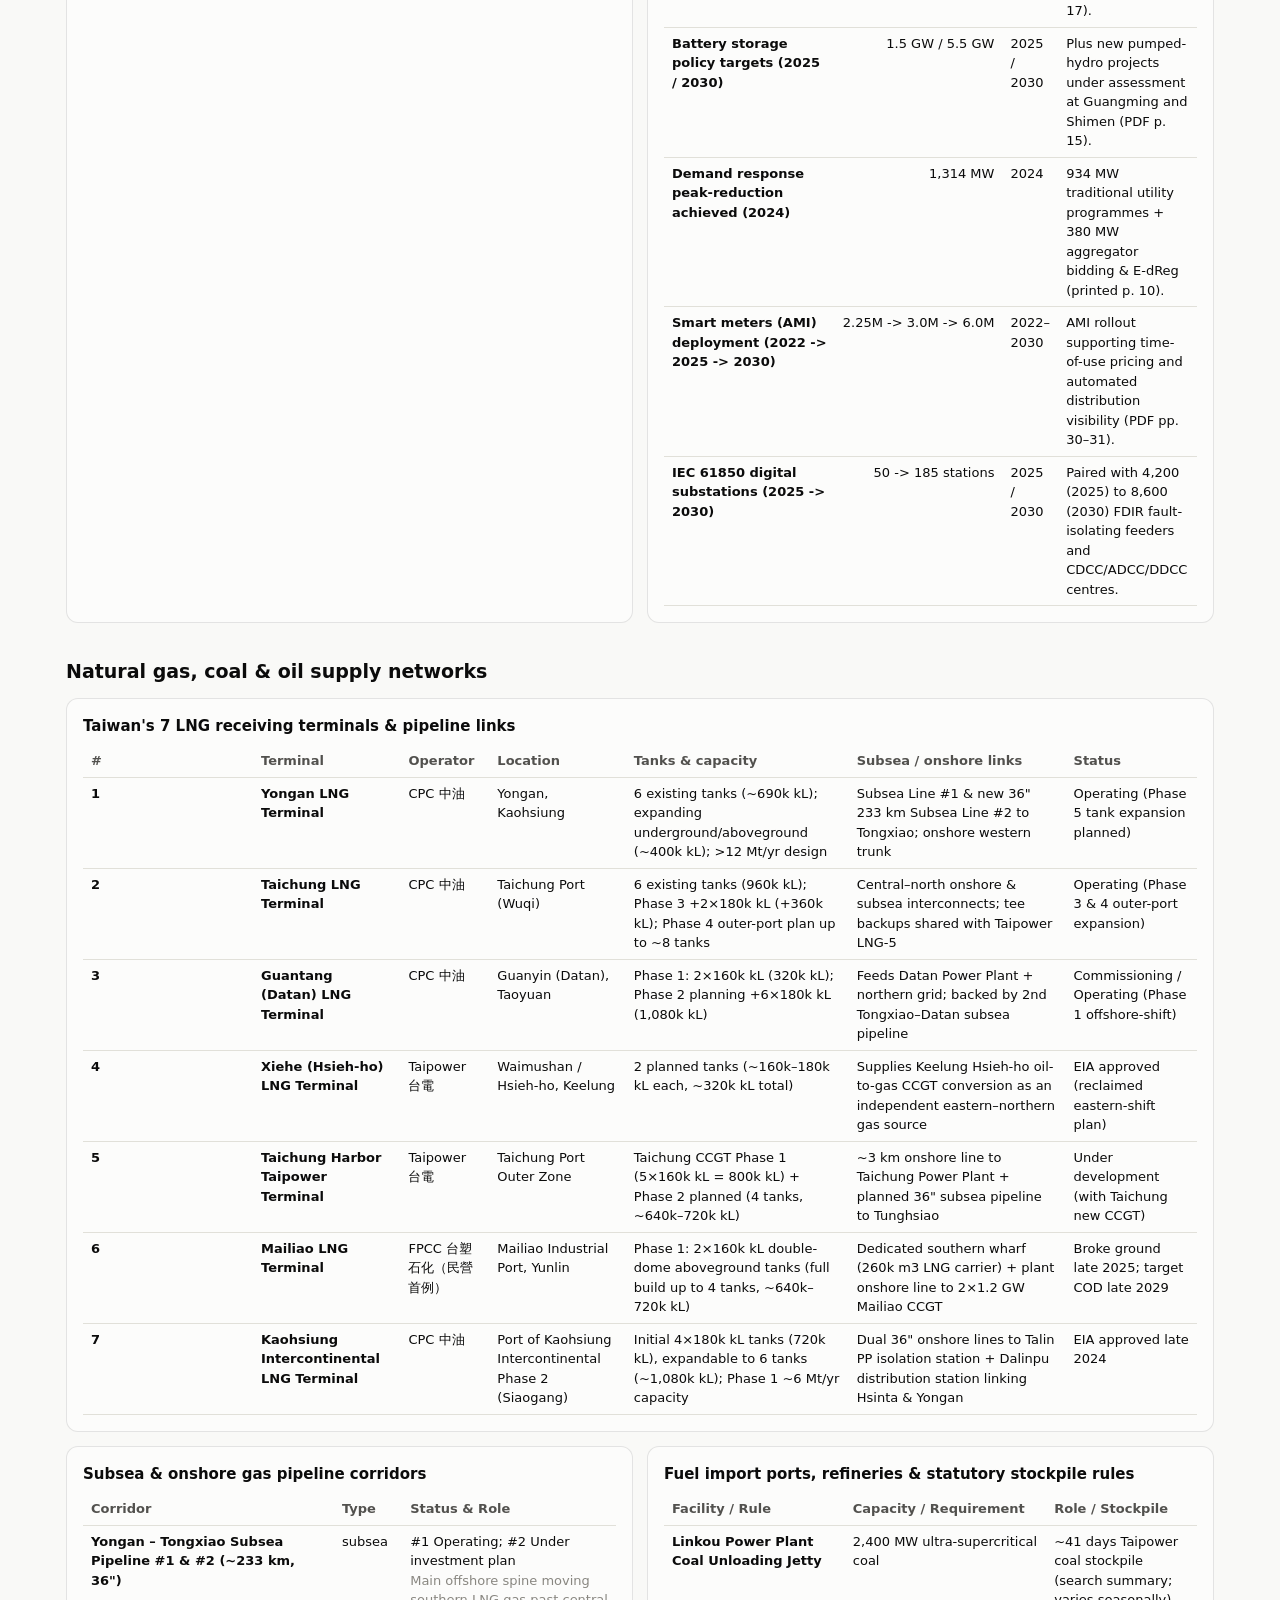
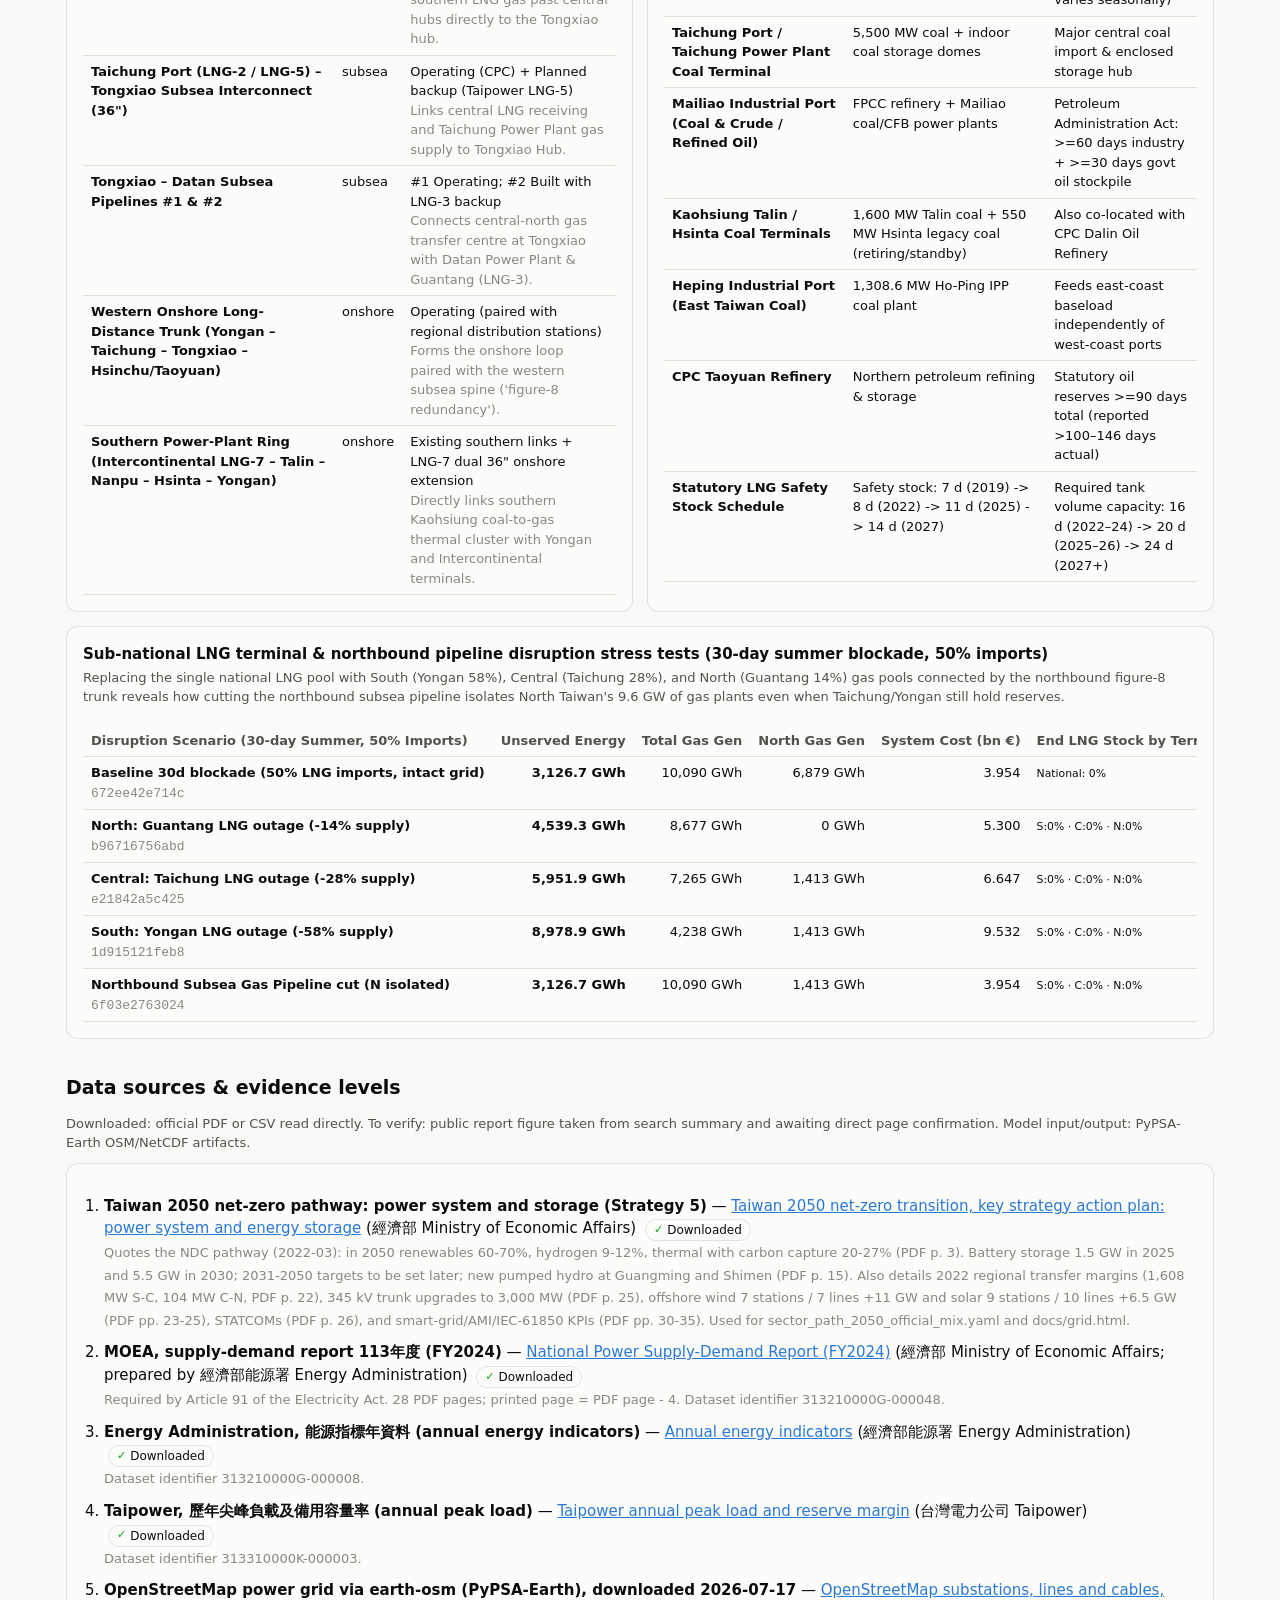
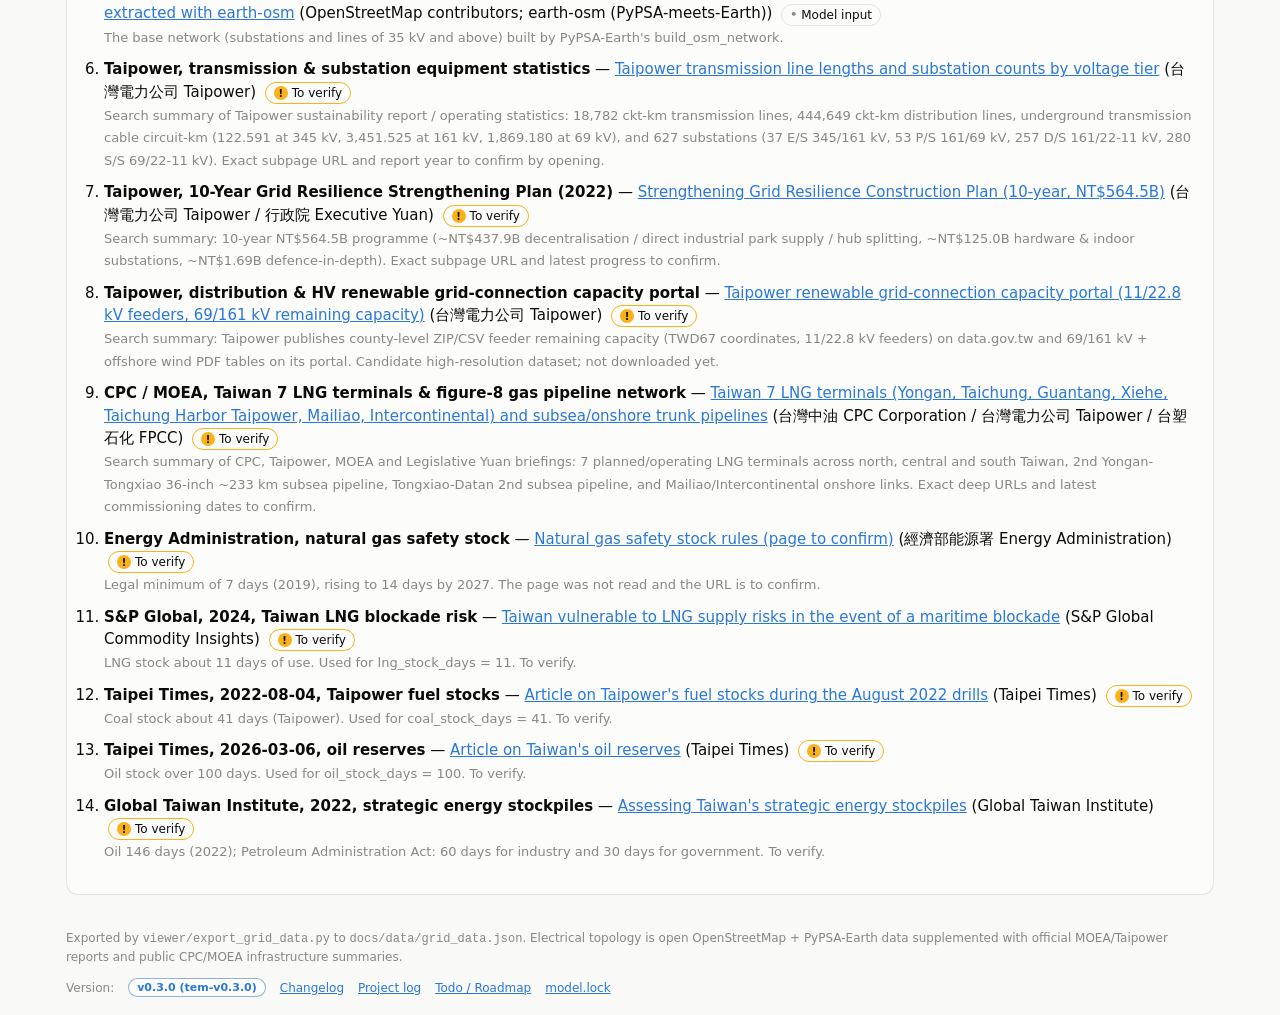
<file: docs/grid.html>
<!doctype html>
<html lang="en">
  <head>
    <meta charset="utf-8" />
    <meta name="viewport" content="width=device-width, initial-scale=1" />
    <title>Taiwan Energy Networks: Electrical Grid &amp; Fuel Supply</title>
    <meta name="title-en" content="Taiwan Energy Networks: Electrical Grid & Fuel Supply" />
    <meta name="title-zh" content="台灣能源網路：輸配電網與燃料管網" />
    <meta
      name="description"
      content="Detailed Taiwan electrical transmission grid (345/161/69 kV), substations, line losses, PyPSA-Earth 6-region corridors, 10-year resilience plan, and 7 LNG terminals &amp; subsea gas pipelines."
    />
    <link rel="stylesheet" href="assets/site.css?v=722914cf" />
    <script src="https://cdn.plot.ly/plotly-2.35.2.min.js"></script>
    <script src="assets/pages.js?v=3dee9410" defer></script>
    <script src="assets/grid.js?v=3586c6a4" defer></script>
    <script data-goatcounter="https://taiwan-energy-system-platform.goatcounter.com/count" async src="https://gc.zgo.at/count.js"></script>
  </head>
  <body>
    <header class="topbar">
      <div class="shell topbar-inner">
        <div>
          <div class="eyebrow"><span class="t-en">Taiwan Energy System Platform</span><span class="t-zh">台灣能源系統平台</span> <a class="ver-badge" href="https://github.com/BartonChenTW/taiwan-energy-model/releases/tag/tem-v0.3.0" rel="noopener" title="Website release version (tem-v0.3.0)"><span class="t-en">Version</span><span class="t-zh">版本</span> v0.3.0</a></div>
          <h1>
            <span class="t-en">Taiwan energy networks: grid, gas and supply</span>
            <span class="t-zh">台灣能源網路：輸配電網與燃料管網</span>
          </h1>
        </div>
        <div class="toolbar">
          <a class="ghost ver-toolbar" href="https://github.com/BartonChenTW/taiwan-energy-model/blob/main/CHANGELOG.md" rel="noopener" title="Version &amp; Changelog">v0.3.0</a>
          <a class="ghost ver-toolbar" href="https://github.com/BartonChenTW/taiwan-energy-model/blob/main/notes/log.md" rel="noopener" title="Project log"><span class="t-en">Log</span><span class="t-zh">日誌</span></a>
          <div class="segmented" role="group" aria-label="Language">
            <button type="button" data-lang="en" aria-pressed="true">EN</button>
            <button type="button" data-lang="zh" aria-pressed="false">繁中</button>
          </div>
          <button type="button" id="theme-toggle" class="ghost" aria-label="Toggle dark mode">◐</button>
        </div>
      </div>
      <nav class="shell tabs" aria-label="Pages">
        <a href="index.html"><span class="t-en">Home</span><span class="t-zh">首頁</span></a>
        <a href="challenges.html"><span class="t-en">Challenges</span><span class="t-zh">挑戰</span></a>
        <a href="sandbox.html"><span class="t-en">Sandbox</span><span class="t-zh">情境沙盒</span></a>
        <a href="energy-security.html"><span class="t-en">Energy security</span><span class="t-zh">能源安全</span></a>
        <a href="dashboard.html"><span class="t-en">Model dashboard</span><span class="t-zh">模型儀表板</span></a>
        <a href="model-data.html"><span class="t-en">Model data</span><span class="t-zh">模型資料</span></a>
        <a href="grid.html" aria-current="page"><span class="t-en">Energy networks</span><span class="t-zh">能源網路</span></a>
        <a href="weather-re.html"><span class="t-en">Weather &amp; RE</span><span class="t-zh">氣象與再生能源</span></a>
        <a href="taiwan-data.html"><span class="t-en">Taiwan energy data</span><span class="t-zh">台灣能源資料</span></a>
        <a href="sector-draft.html"><span class="t-en">Sector model (draft)</span><span class="t-zh">部門耦合（草稿）</span></a>
        <a href="request.html"><span class="t-en">Request a run</span><span class="t-zh">申請模擬</span></a>
        <a href="about.html"><span class="t-en">About</span><span class="t-zh">關於</span></a>
      </nav>
      <nav class="shell tabs inline" aria-label="Sections">
        <a href="#sec-map"><span class="t-en">Interactive map</span><span class="t-zh">互動地圖</span></a>
        <a href="#sec-stats"><span class="t-en">Official grid &amp; losses</span><span class="t-zh">官方電網與線損</span></a>
        <a href="#sec-model"><span class="t-en">OSM &amp; PyPSA model</span><span class="t-zh">OSM 與模型路網</span></a>
        <a href="#sec-upgrades"><span class="t-en">Resilience &amp; storage</span><span class="t-zh">電網韌性與儲能</span></a>
        <a href="#sec-gas"><span class="t-en">Gas &amp; fuel networks</span><span class="t-zh">天然氣與燃料管網</span></a>
        <a href="#sec-sources"><span class="t-en">Sources</span><span class="t-zh">資料來源</span></a>
      </nav>
    </header>

    <main class="shell">
      <p class="intro sub">
        <span class="t-en">
          Taiwan's power grid runs as a long north–south 345 kV spine backed by 161 kV and 69 kV loops, while almost all fossil fuel enters through LNG receiving terminals, coal ports, and coastal refineries connected by subsea and onshore trunk pipelines. This page brings together official Taipower and MOEA network data, OpenStreetMap spatial objects, PyPSA-Earth network aggregation, and gas/fuel infrastructure.
        </span>
        <span class="t-zh">
          台灣電力網以南北向 345 kV 超高壓主幹線為骨幹，搭配 161 kV 與 69 kV 區域迴路；幾乎所有化石燃料則經由液化天然氣（LNG）接收站、燃煤卸煤港及沿海煉油廠輸入，並透過海陸輸氣幹線串聯。本頁彙整經濟部與台電官方電網統計、OpenStreetMap（OSM）空間圖資、PyPSA-Earth 路網簡化過程與天然氣／燃料供應網路。
        </span>
      </p>

      <section class="status-list" id="grid-alerts" aria-label="Data notices"></section>
      <section class="tiles" id="grid-tiles" aria-label="Network summary"></section>

      <section id="sec-map" class="section">
        <h2>
          <span class="t-en">Interactive Taiwan energy network map</span>
          <span class="t-zh">台灣能源網路互動地圖</span>
        </h2>
        <p class="sub">
          <span class="t-en">
            Toggle layers to inspect high-voltage transmission lines and cables extracted via OpenStreetMap, all 627-scale substation tiers (OSM mapped objects), PyPSA-Earth's 6 model regions and inter-regional corridors, Taiwan's 7 LNG terminals with figure-8 subsea/onshore trunk pipelines, and coal/oil import ports.
          </span>
          <span class="t-zh">
            勾選圖層檢視 OpenStreetMap 高壓輸電線與海纜／地下電纜、各級變電所分布、PyPSA-Earth 六大區域節點與跨區聯絡廊道、全台七座 LNG 接收站與 8 字型海陸雙輸氣管網，以及主要燃煤與煉油港埠。
          </span>
        </p>
        <article class="panel">
          <div class="filters" id="map-controls" role="group" aria-label="Map layers"></div>
          <div id="map-network" class="chart" style="height: 540px"></div>
          <p class="note muted" id="map-caption"></p>
        </article>
      </section>

      <section id="sec-stats" class="section">
        <h2>
          <span class="t-en">Official transmission inventory &amp; historical performance</span>
          <span class="t-zh">官方輸配電設備統計與歷年線損／負載率</span>
        </h2>
        <div class="grid two">
          <article class="panel">
            <h3>
              <span class="t-en">Substations by class &amp; underground transmission cables</span>
              <span class="t-zh">各級變電所與輸電地下電纜長度</span>
            </h3>
            <div id="chart-grid-tiers" class="chart"></div>
            <div id="table-grid-official" class="table-wrap"></div>
          </article>
          <article class="panel">
            <h3>
              <span class="t-en">Line loss rate, load factor &amp; peak load (2005–2025)</span>
              <span class="t-zh">歷年線路損失率、負載率與尖峰負載（2005–2025）</span>
            </h3>
            <div id="chart-grid-losses" class="chart"></div>
            <div id="table-grid-losses" class="table-wrap"></div>
          </article>
        </div>
      </section>

      <section id="sec-model" class="section">
        <h2>
          <span class="t-en">OpenStreetMap coverage &amp; PyPSA-Earth network aggregation</span>
          <span class="t-zh">OpenStreetMap 圖資涵蓋率與 PyPSA-Earth 路網簡化分析</span>
        </h2>

        <article class="panel">
          <h3>
            <span class="t-en">Six-region corridors vs. official transfer margins</span>
            <span class="t-zh">六區模型跨區輸電廊道與官方輸電裕度比較</span>
          </h3>
          <p class="sub" id="corridor-sub"></p>
          <div id="table-corridors" class="table-wrap"></div>
        </article>

        <div class="grid two">
          <article class="panel">
            <h3>
              <span class="t-en">Voltage comparison: Official vs. OSM Raw vs. PyPSA <code>elec.nc</code></span>
              <span class="t-zh">電壓層級比對：官方統計 vs. OSM 原始圖資 vs. PyPSA <code>elec.nc</code></span>
            </h3>
            <div id="chart-osm-voltage" class="chart"></div>
          </article>
          <article class="panel">
            <h3>
              <span class="t-en">Model topology checks &amp; OSM data notes</span>
              <span class="t-zh">模型拓樸檢查與 OSM 圖資異常說明</span>
            </h3>
            <div id="table-topology-checks" class="table-wrap"></div>
          </article>
        </div>

        <article class="panel">
          <h3>
            <span class="t-en">OSM substation explorer</span>
            <span class="t-zh">OSM 變電所明細檢索</span>
          </h3>
          <div class="filters">
            <label class="grow">
              <span><span class="t-en">Search name, operator or ID</span><span class="t-zh">搜尋名稱、營運機構或 ID</span></span>
              <input id="sub-search" type="search" />
            </label>
            <label>
              <span><span class="t-en">Voltage tier</span><span class="t-zh">電壓等級</span></span>
              <select id="sub-volt"></select>
            </label>
            <label>
              <span><span class="t-en">Placement / type</span><span class="t-zh">型式（屋內/屋外等）</span></span>
              <select id="sub-loc"></select>
            </label>
            <label>
              <span><span class="t-en">Model region</span><span class="t-zh">模型區域</span></span>
              <select id="sub-reg"></select>
            </label>
          </div>
          <p class="note muted" id="sub-count"></p>
          <div id="table-substations" class="table-wrap" style="max-height: 460px; overflow: auto"></div>
        </article>

        <article class="panel">
          <h3>
            <span class="t-en">OSM transmission line &amp; cable explorer</span>
            <span class="t-zh">OSM 輸電線路與海纜／電纜檢索</span>
          </h3>
          <div class="filters">
            <label class="grow">
              <span><span class="t-en">Search circuit name or ID</span><span class="t-zh">搜尋迴路名稱或 ID</span></span>
              <input id="line-search" type="search" />
            </label>
            <label>
              <span><span class="t-en">Voltage</span><span class="t-zh">電壓等級</span></span>
              <select id="line-volt"></select>
            </label>
            <label>
              <span><span class="t-en">Kind (overhead / cable)</span><span class="t-zh">類型（架空／地下與海纜）</span></span>
              <select id="line-kind"></select>
            </label>
          </div>
          <p class="note muted" id="line-count"></p>
          <div id="table-lines" class="table-wrap" style="max-height: 460px; overflow: auto"></div>
        </article>

        <article class="panel" id="high-res-cutsets">
          <h3>
            <span class="t-en">345 kV latitudinal bottlenecks &amp; 12-subregion clustering preview (vs. 6 nodes)</span>
            <span class="t-zh">345 kV 南北跨區斷面與 12 分區高解析度電網對照（vs. 6 區模型）</span>
          </h3>
          <p class="sub" id="cutsets-sub"></p>
          <div id="table-cutsets" class="table-wrap"></div>
          <details style="margin-top: 12px">
            <summary><span class="t-en">Show 12-subregion clustering breakdown (79 substations in elec_s.nc)</span><span class="t-zh">顯示 12 分區整併明細（由 79 節點 elec_s.nc 分群）</span></summary>
            <div id="table-clusters-12" class="table-wrap" style="margin-top: 8px"></div>
          </details>
        </article>
      </section>

      <section id="sec-upgrades" class="section">
        <h2>
          <span class="t-en">Grid resilience plan, trunk upgrades &amp; storage</span>
          <span class="t-zh">強化電網韌性建設計畫、主幹線擴充與儲能／智慧電網</span>
        </h2>
        <div class="grid two">
          <article class="panel">
            <h3>
              <span class="t-en">10-Year Grid Resilience Plan (NT$564.5B) &amp; 345 kV Trunk Upgrades</span>
              <span class="t-zh">十年強化電網韌性計畫（5,645 億元）與 345 kV 主幹線升級</span>
            </h3>
            <div id="chart-resilience-budget" class="chart"></div>
            <div id="table-trunk-upgrades" class="table-wrap"></div>
          </article>
          <article class="panel">
            <h3>
              <span class="t-en">Renewable grid corridors, STATCOMs, storage &amp; smart grid KPIs</span>
              <span class="t-zh">再生能源加強電力網、STATCOM、儲能與智慧電網關鍵指標</span>
            </h3>
            <div id="table-storage-kpis" class="table-wrap"></div>
          </article>
        </div>
      </section>

      <section id="sec-gas" class="section">
        <h2>
          <span class="t-en">Natural gas, coal &amp; oil supply networks</span>
          <span class="t-zh">天然氣接收站、海陸輸氣管網與燃煤／石油供應基礎設施</span>
        </h2>
        <article class="panel">
          <h3>
            <span class="t-en">Taiwan's 7 LNG receiving terminals &amp; pipeline links</span>
            <span class="t-zh">全台七座液化天然氣（LNG）接收站與輸氣幹線布局</span>
          </h3>
          <div id="table-lng-terminals" class="table-wrap"></div>
        </article>
        <div class="grid two">
          <article class="panel">
            <h3>
              <span class="t-en">Subsea &amp; onshore gas pipeline corridors</span>
              <span class="t-zh">海陸雙輸氣管網（8 字型備援幹道）</span>
            </h3>
            <div id="table-gas-pipelines" class="table-wrap"></div>
          </article>
          <article class="panel">
            <h3>
              <span class="t-en">Fuel import ports, refineries &amp; statutory stockpile rules</span>
              <span class="t-zh">煤炭港／煉油廠與法定燃料安全存量規範</span>
            </h3>
            <div id="table-fuel-stocks" class="table-wrap"></div>
          </article>
        </div>
        <article class="panel" id="regional-lng-blockade">
          <h3>
            <span class="t-en">Sub-national LNG terminal &amp; northbound pipeline disruption stress tests (30-day summer blockade, 50% imports)</span>
            <span class="t-zh">分區 LNG 接收站與北送海管中斷壓力測試（夏季 30 天封鎖、進口減半情境）</span>
          </h3>
          <p class="sub">
            <span class="t-en">Replacing the single national LNG pool with South (Yongan 58%), Central (Taichung 28%), and North (Guantang 14%) gas pools connected by the northbound figure-8 trunk reveals how cutting the northbound subsea pipeline isolates North Taiwan's 9.6 GW of gas plants even when Taichung/Yongan still hold reserves.</span>
            <span class="t-zh">將單一全國天然氣池拆分為南（永安 58%）、中（台中 28%）、北（觀塘 14%）三區並連結海陸北送幹線後，若切斷北送海管，即便中南部仍有餘裕氣源，北部 9.6 GW 燃氣機組仍將面臨斷氣孤島化與大量缺電。</span>
          </p>
          <div id="table-lng-blockade" class="table-wrap"></div>
        </article>
      </section>

      <section id="sec-sources" class="section">
        <h2>
          <span class="t-en">Data sources &amp; evidence levels</span>
          <span class="t-zh">資料來源與證據層級</span>
        </h2>
        <p class="sub" id="sources-legend"></p>
        <article class="panel">
          <ol class="refs" id="list-sources"></ol>
        </article>
      </section>
    </main>

    <footer class="shell footer">
      <p>
        <span class="t-en">Exported by <code>viewer/export_grid_data.py</code> to <code>docs/data/grid_data.json</code>. Electrical topology is open OpenStreetMap + PyPSA-Earth data supplemented with official MOEA/Taipower reports and public CPC/MOEA infrastructure summaries.</span>
        <span class="t-zh">本頁資料由 <code>viewer/export_grid_data.py</code> 匯出至 <code>docs/data/grid_data.json</code>；電力拓樸取自 OpenStreetMap 與 PyPSA-Earth 開源模型，並整合經濟部、台電公開報告及中油／能源署天然氣管網公開資訊。</span>
      </p>
    
      <div class="footer-meta"><span class="t-en">Version:</span><span class="t-zh">網站版本：</span><a class="ver-badge" href="https://github.com/BartonChenTW/taiwan-energy-model/releases/tag/tem-v0.3.0" rel="noopener">v0.3.0 (tem-v0.3.0)</a><a href="https://github.com/BartonChenTW/taiwan-energy-model/blob/main/CHANGELOG.md" rel="noopener"><span class="t-en">Changelog</span><span class="t-zh">更新紀錄</span></a><a href="https://github.com/BartonChenTW/taiwan-energy-model/blob/main/notes/log.md" rel="noopener"><span class="t-en">Project log</span><span class="t-zh">專案日誌</span></a><a href="https://github.com/BartonChenTW/taiwan-energy-model/blob/main/notes/todo.md" rel="noopener"><span class="t-en">Todo / Roadmap</span><span class="t-zh">待辦與規劃</span></a><a href="https://github.com/BartonChenTW/taiwan-energy-model/blob/main/model.lock" rel="noopener">model.lock</a></div>
    </footer>
  </body>
</html>
</file>
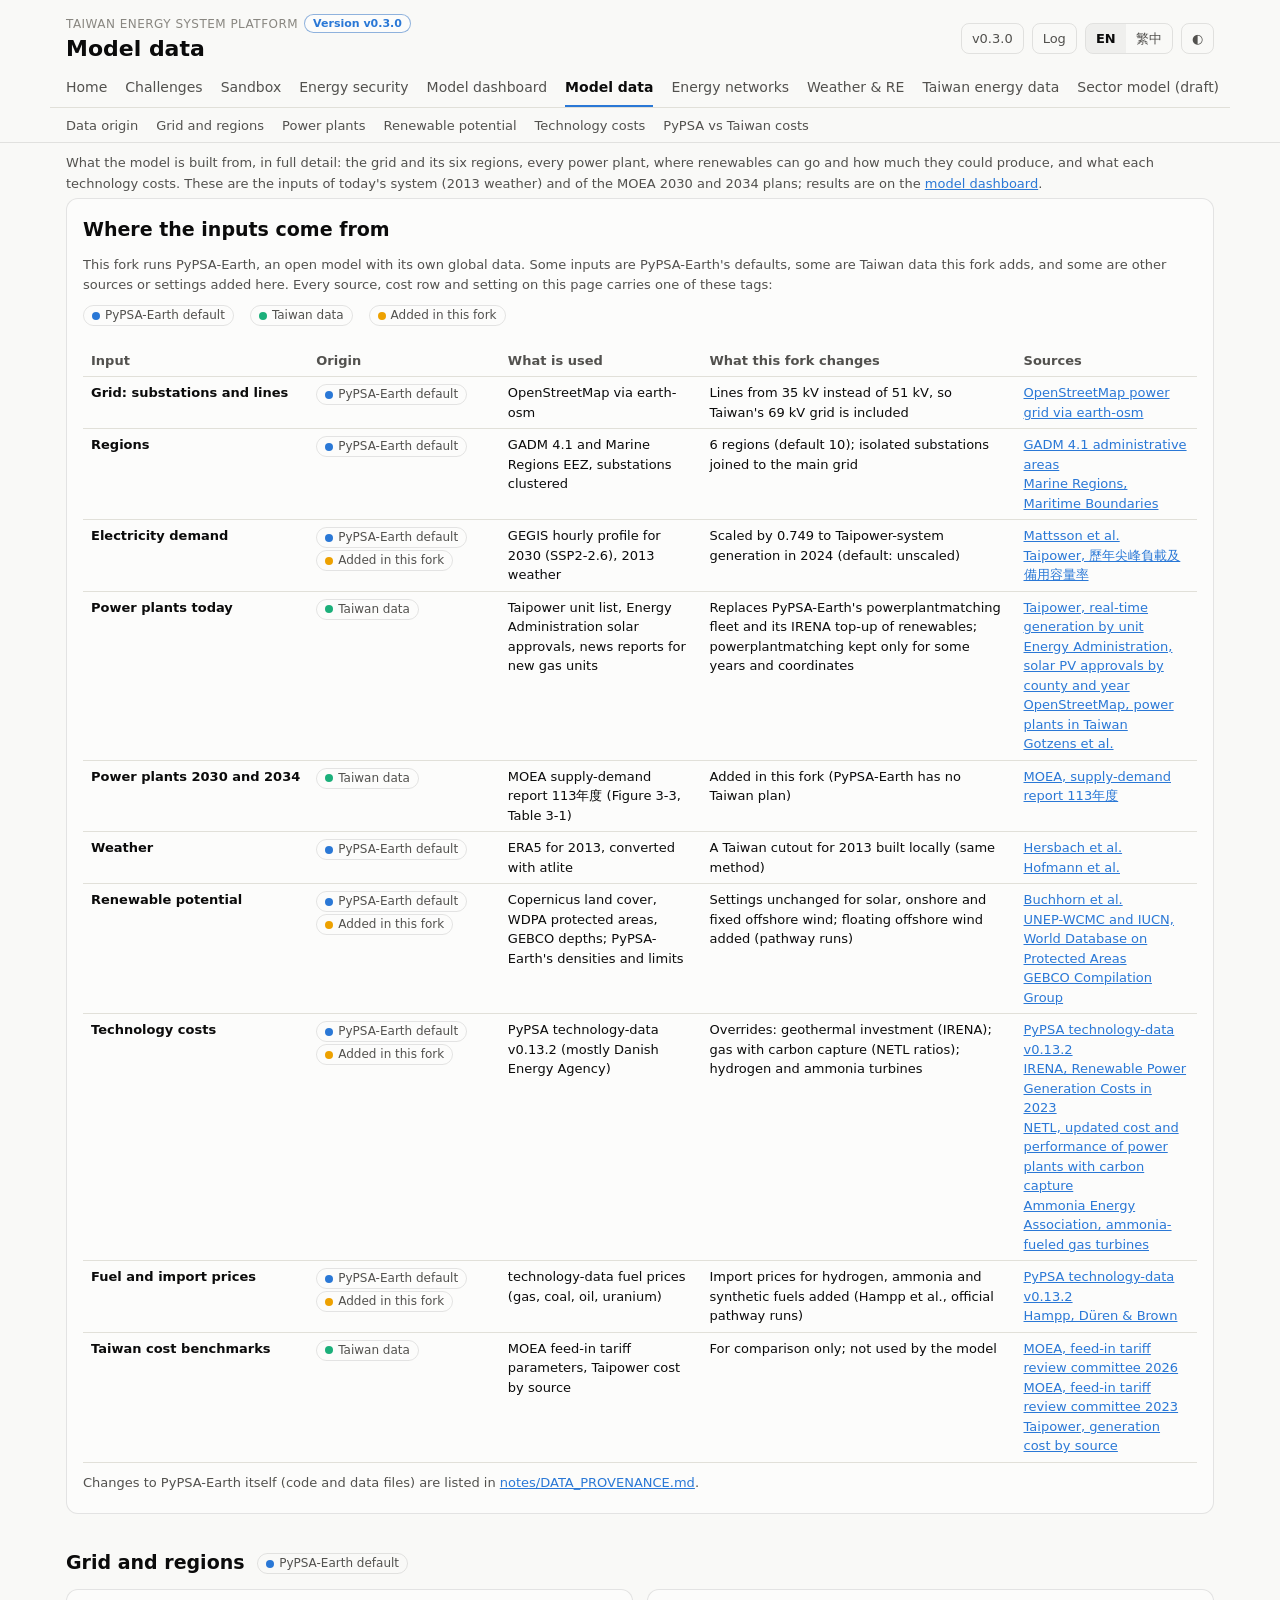
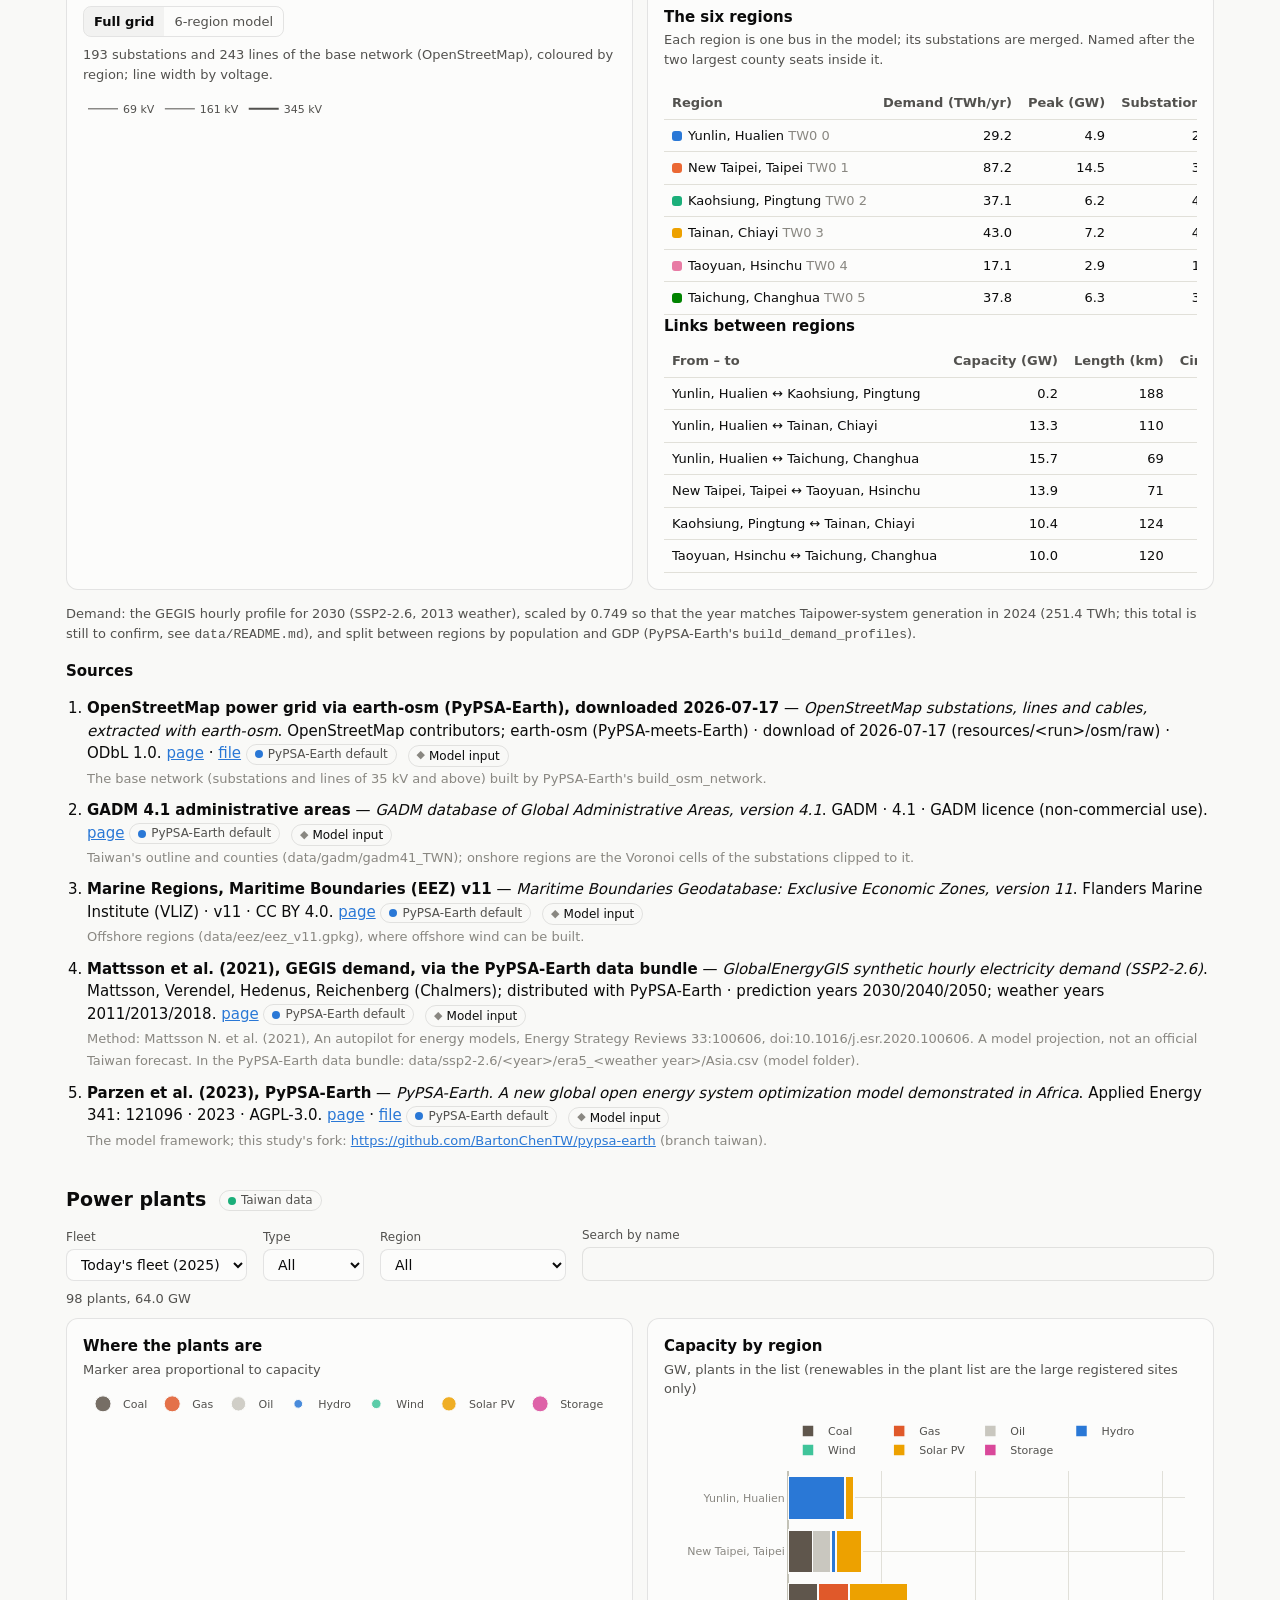
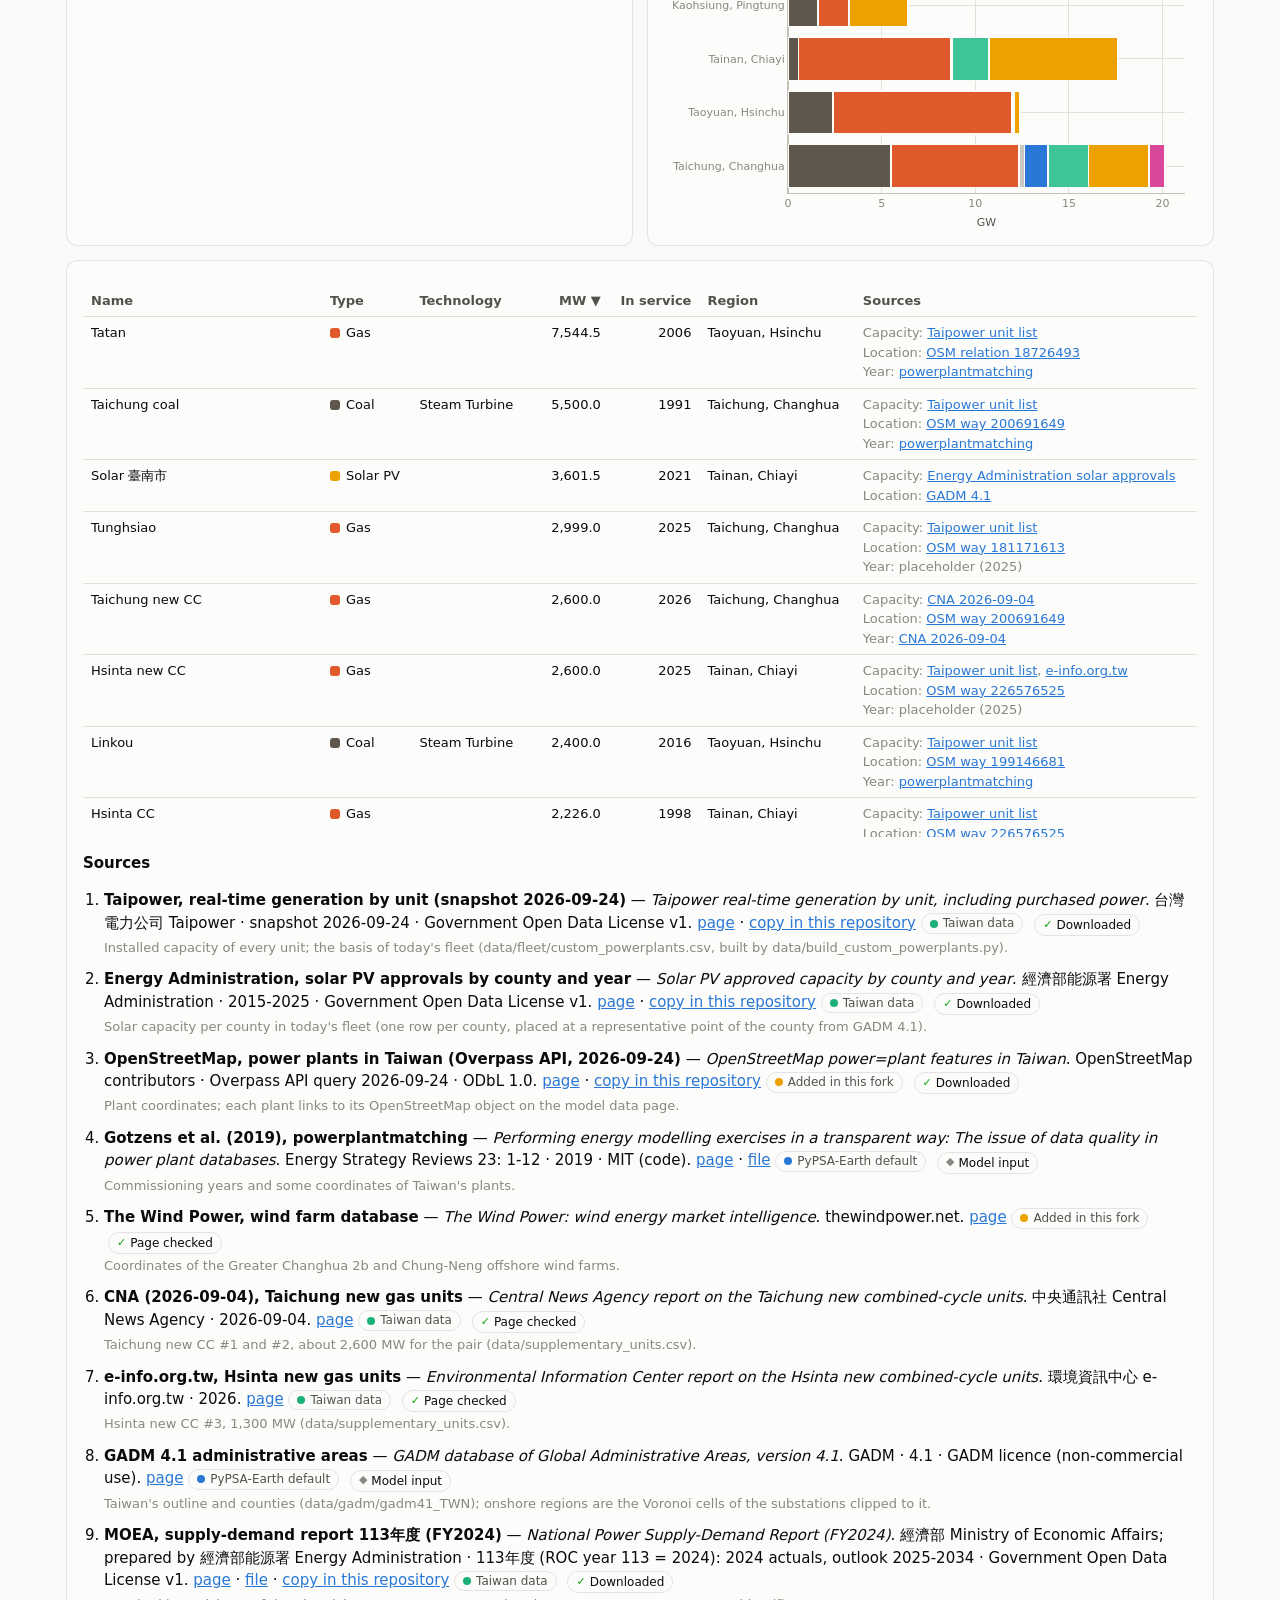
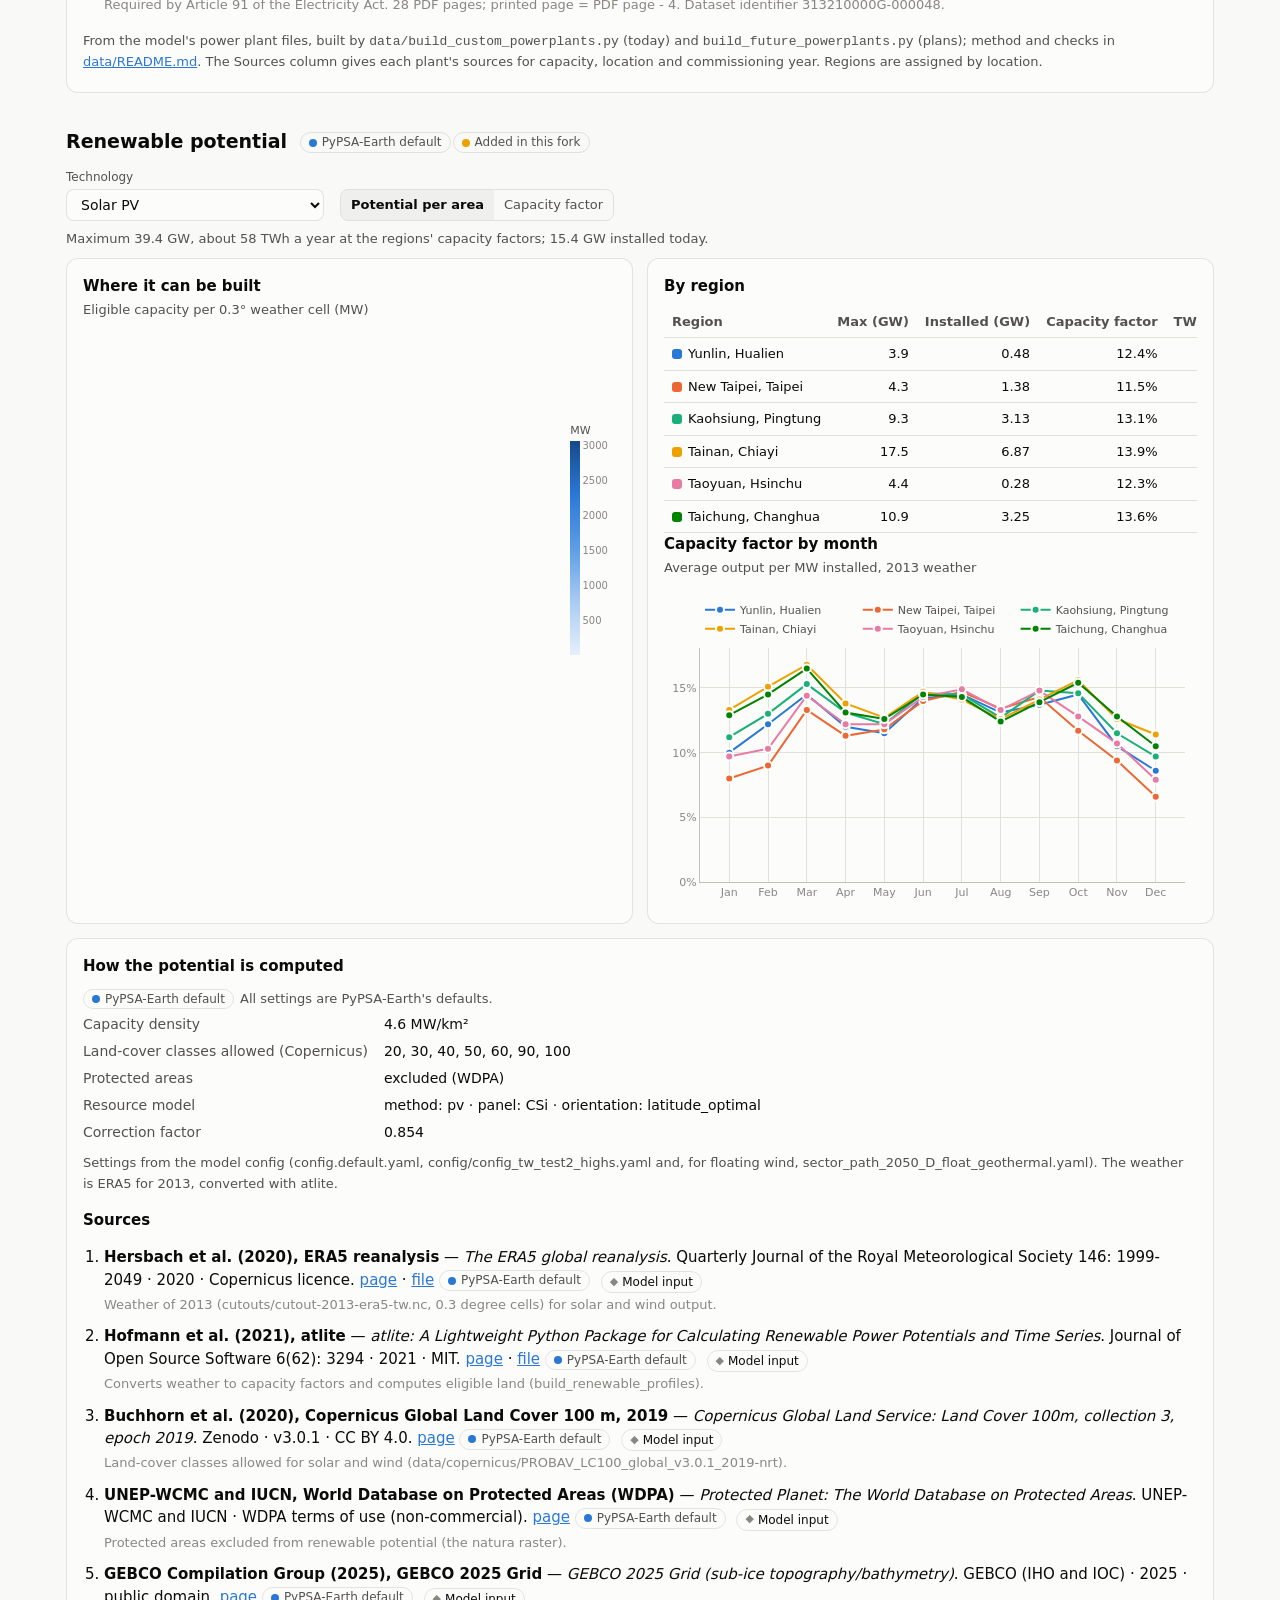
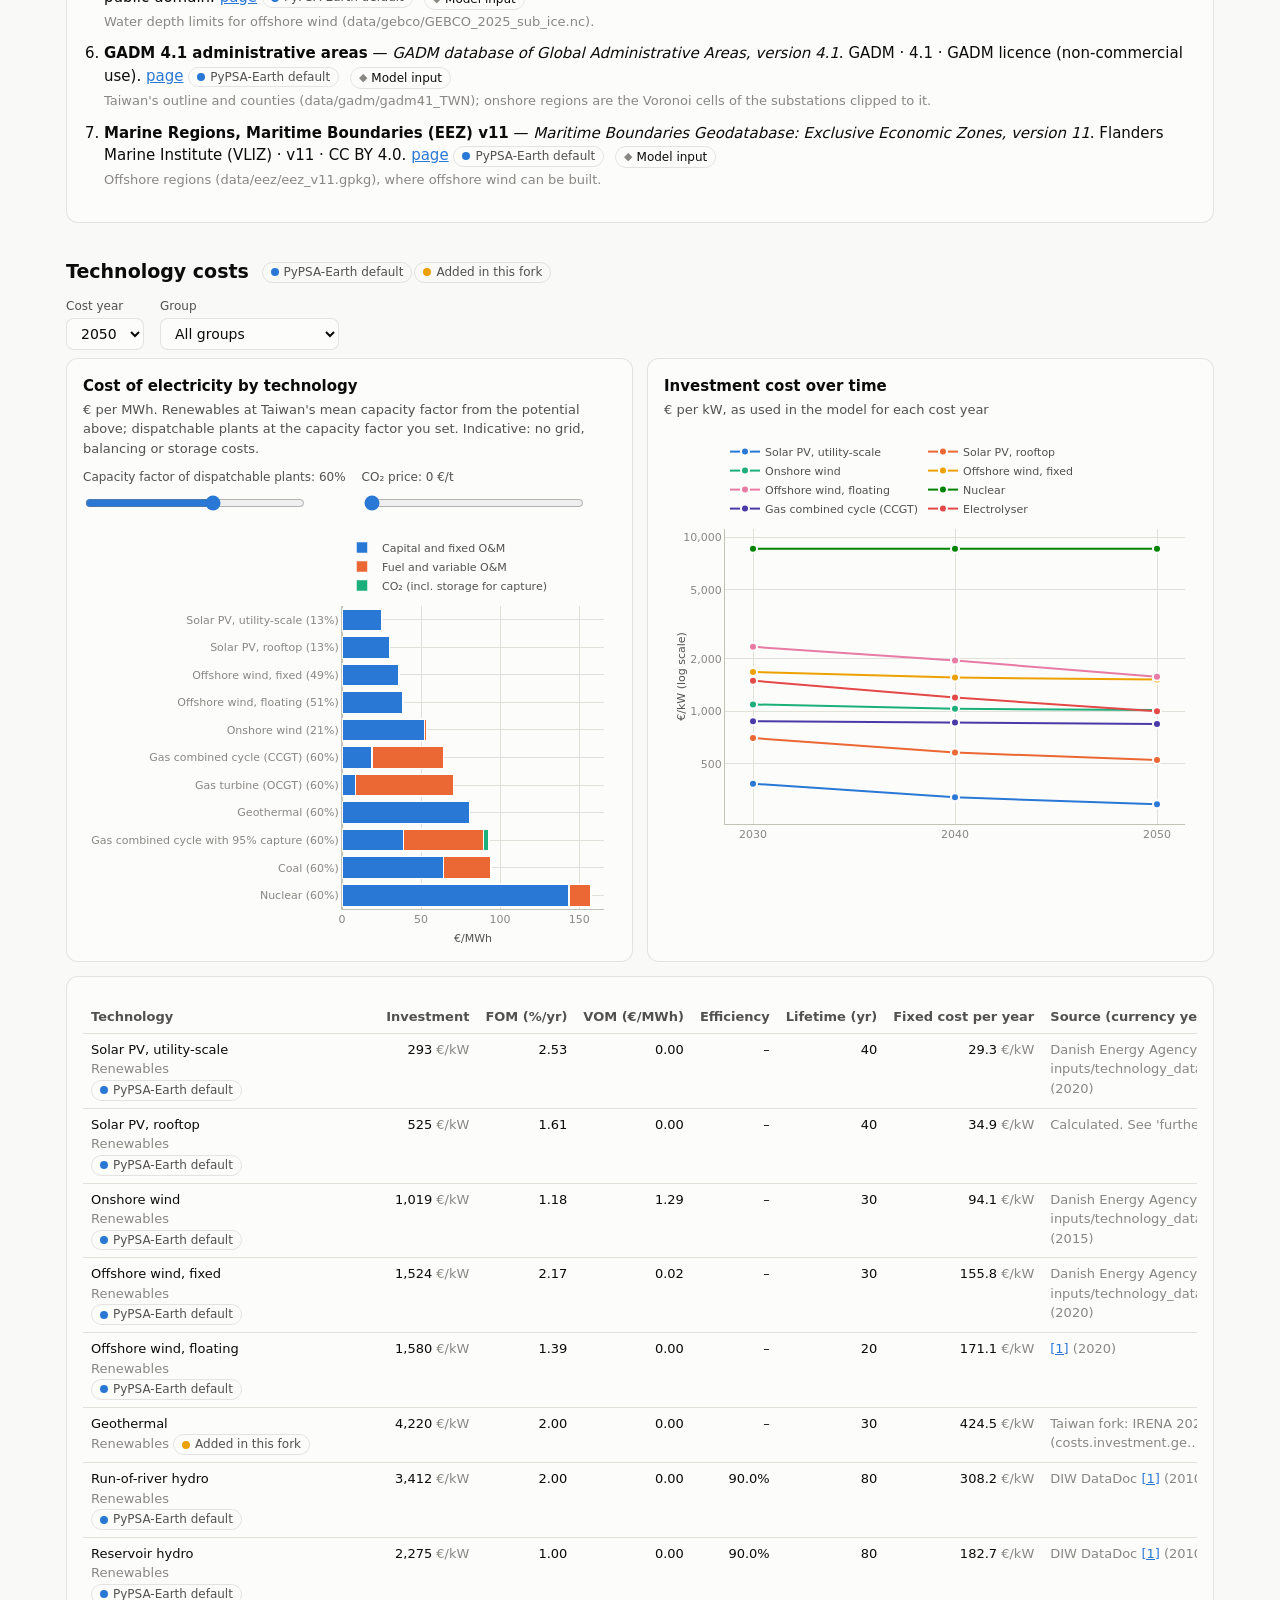
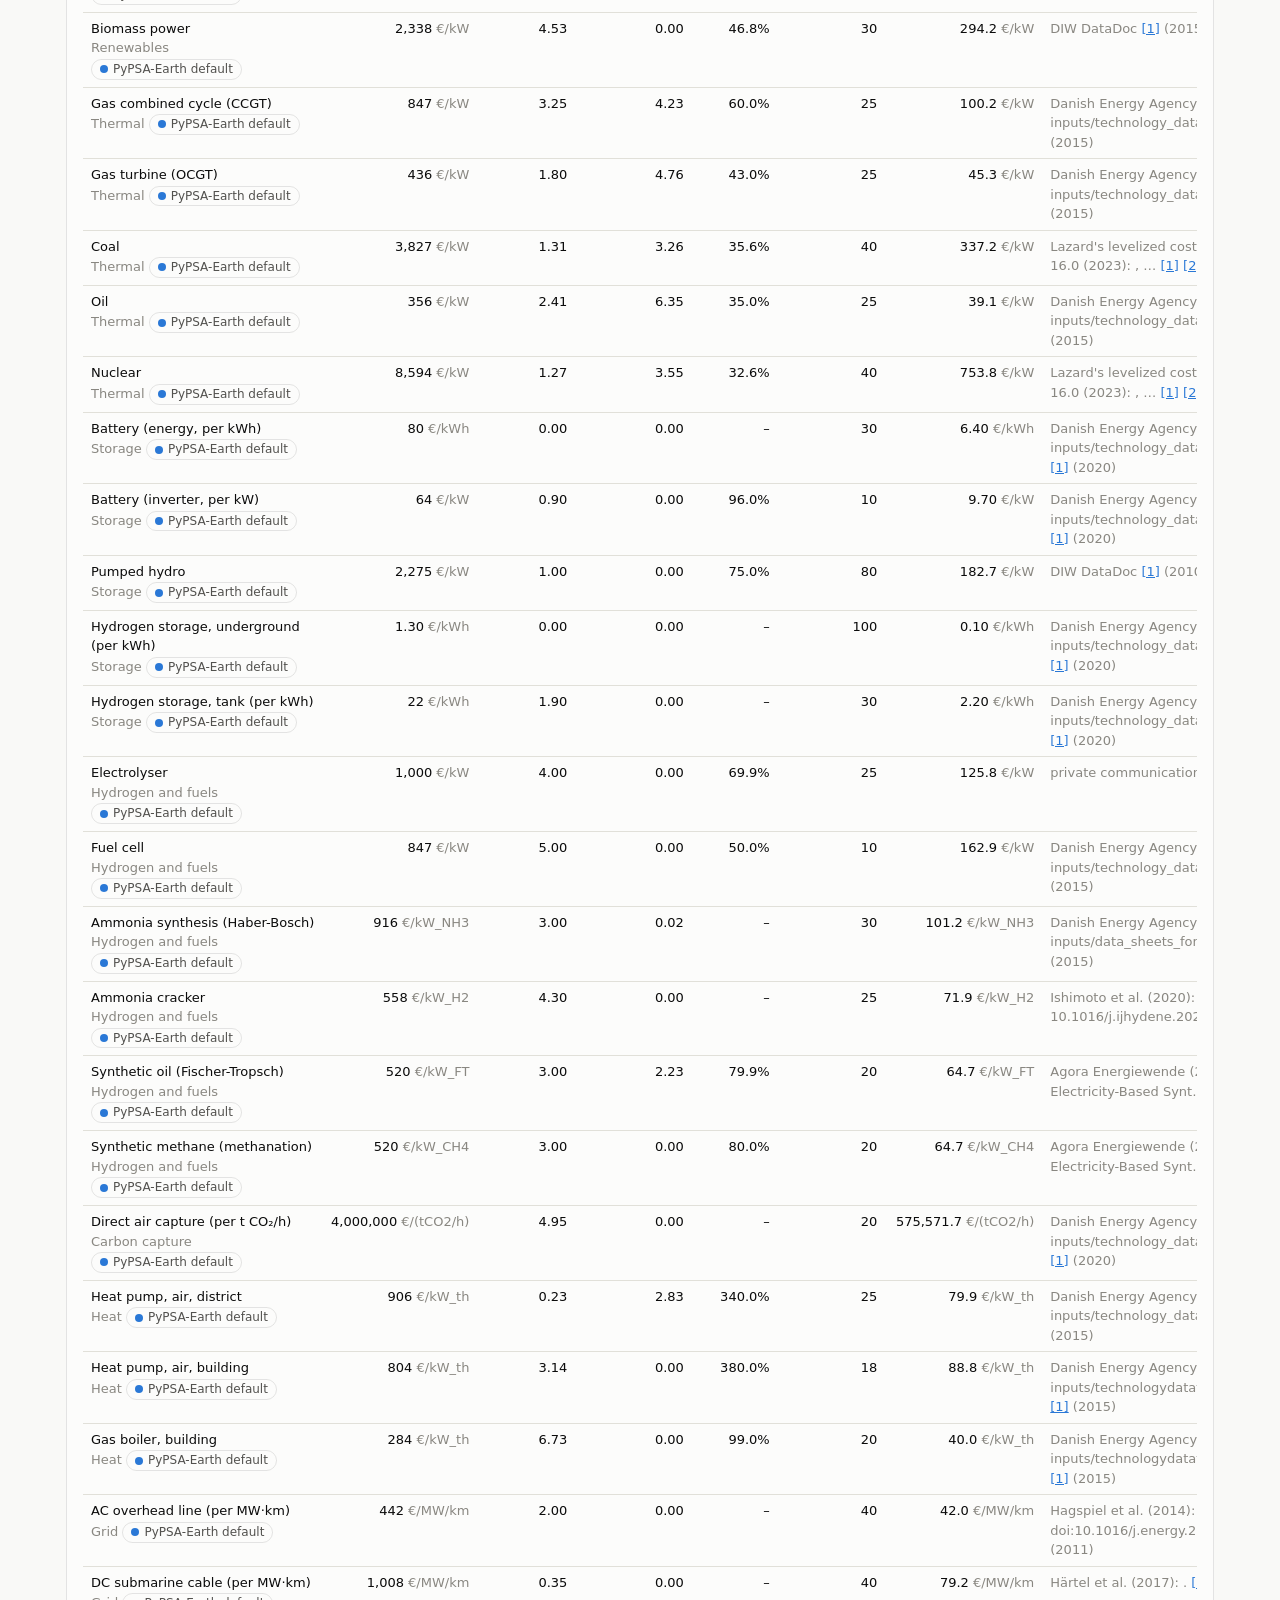
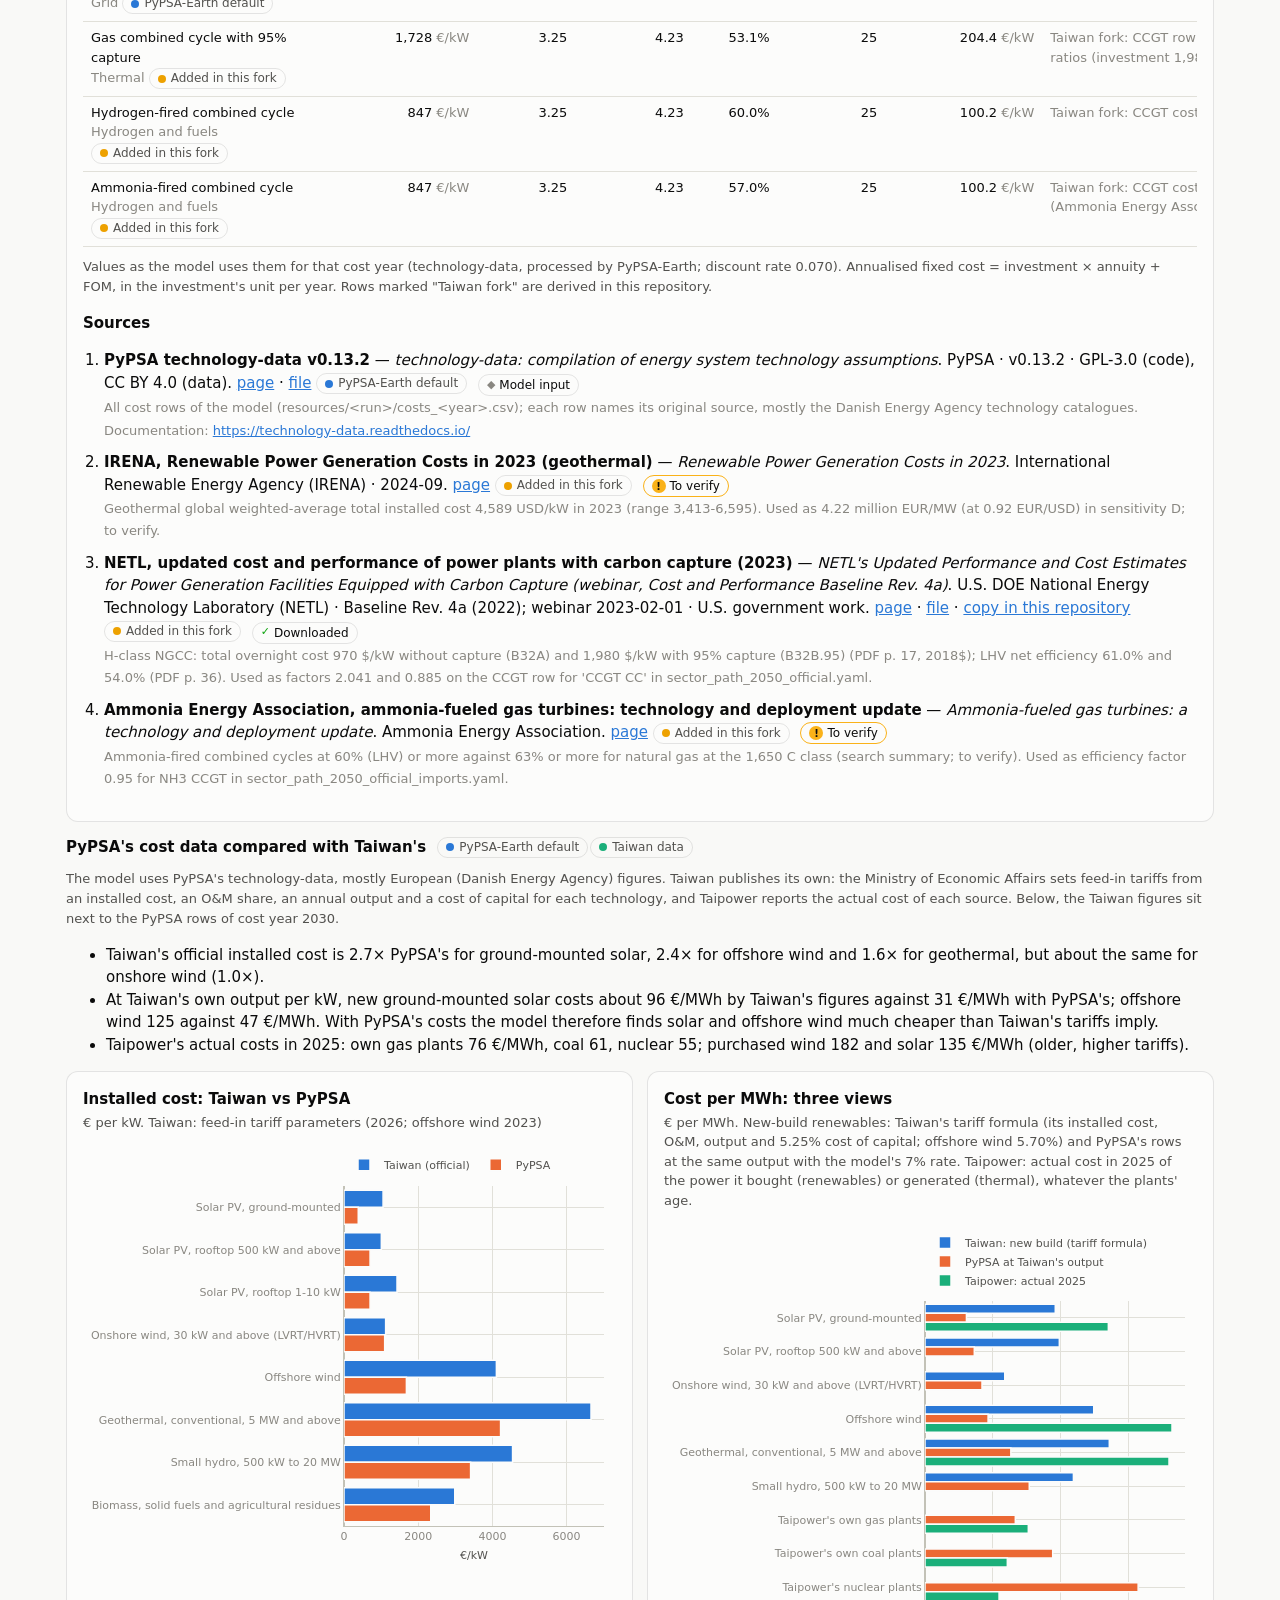
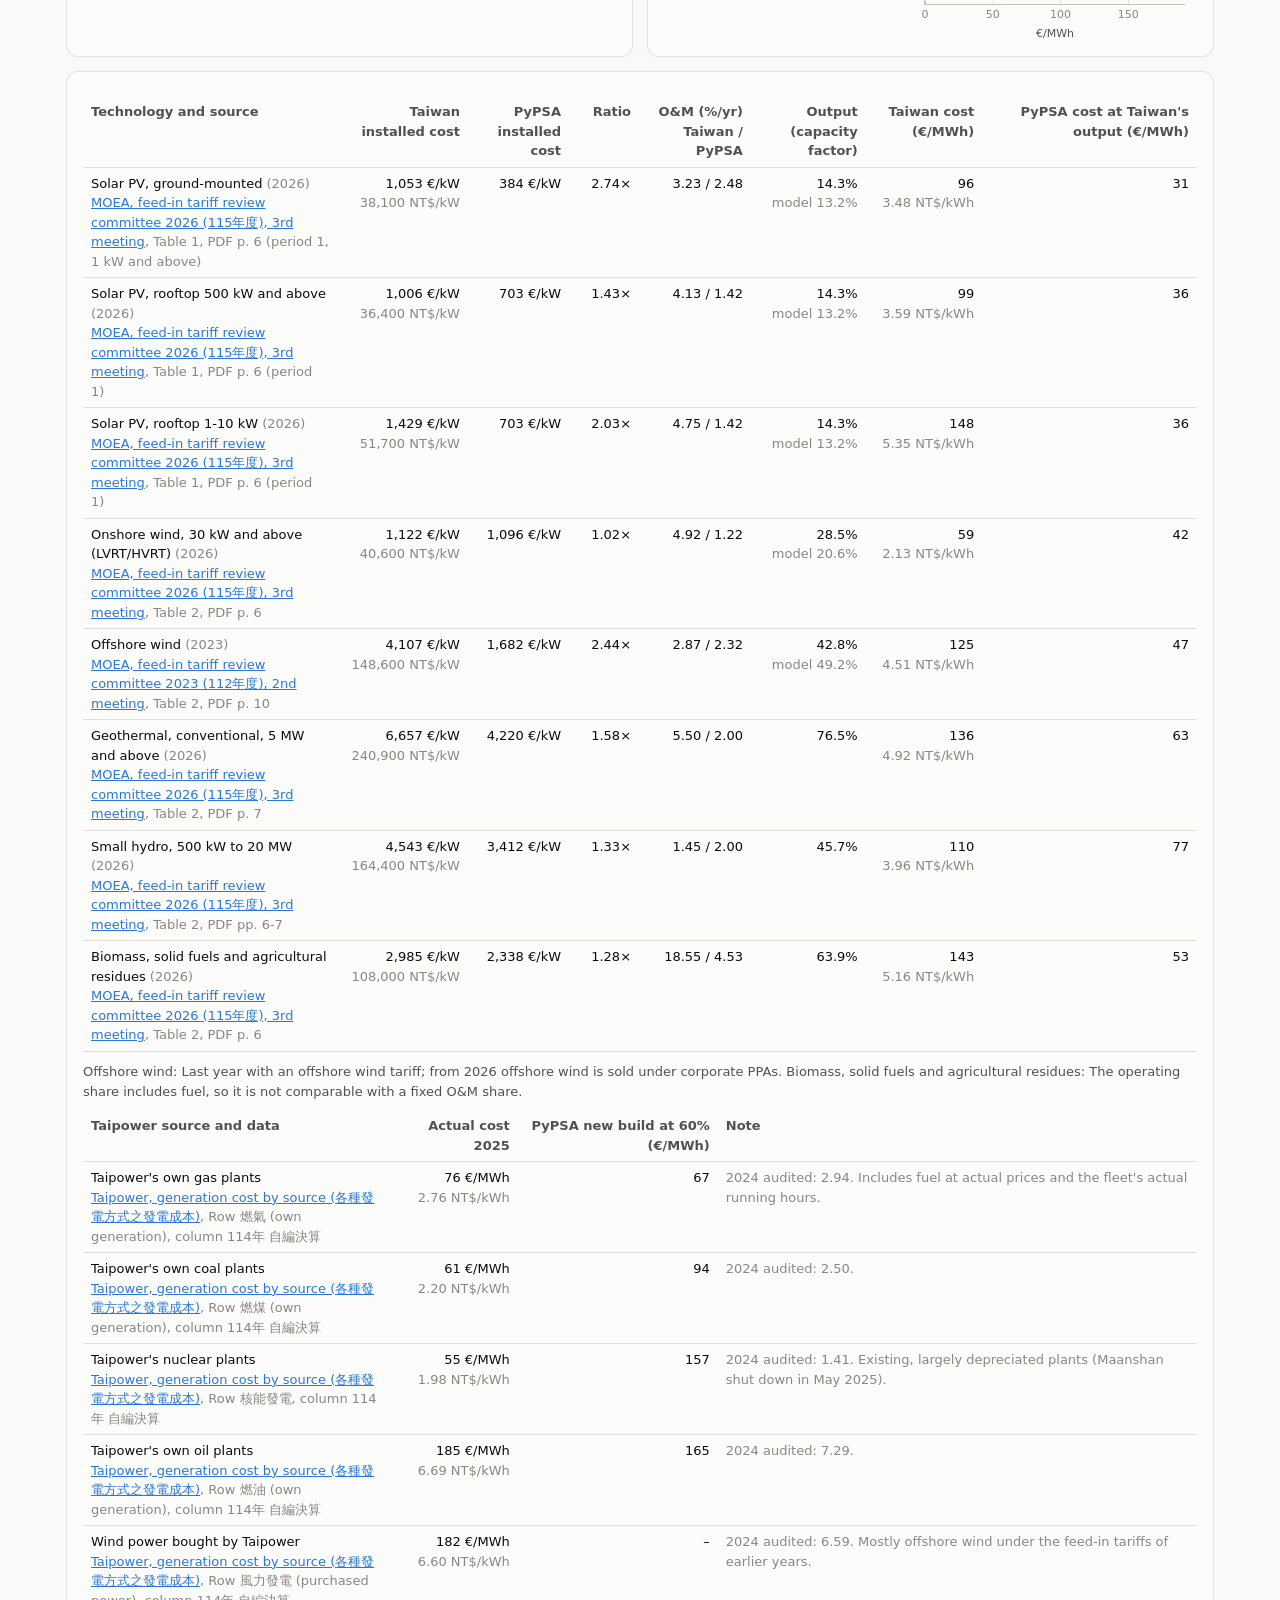
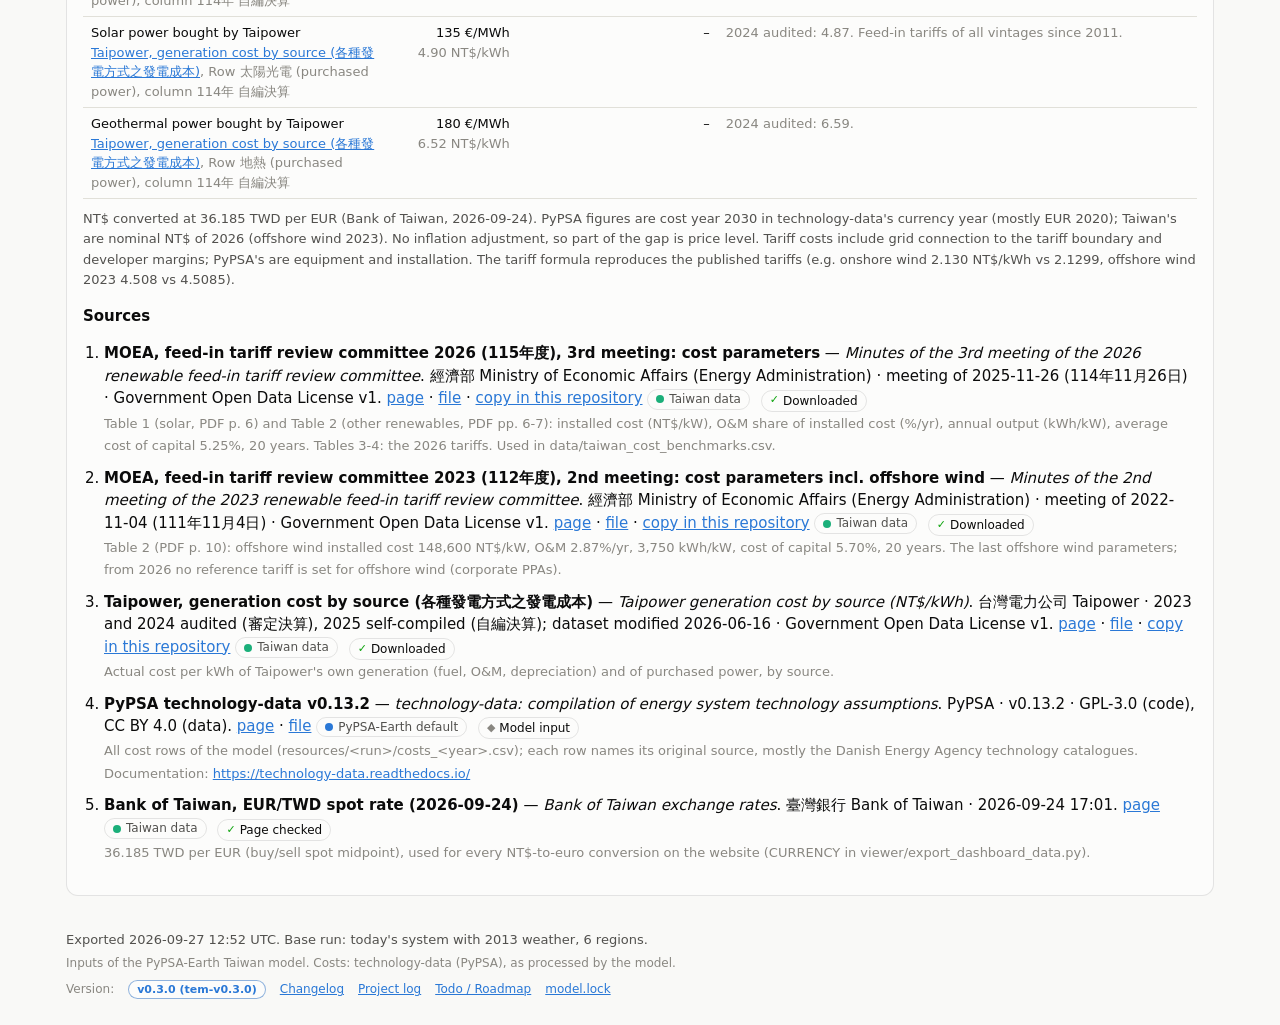
<file: docs/model-data.html>
<!doctype html>
<html lang="en">
  <head>
    <meta charset="utf-8" />
    <meta name="viewport" content="width=device-width, initial-scale=1" />
    <title>Model Data</title>
    <meta name="title-en" content="Model Data" />
    <meta name="title-zh" content="模型資料" />
    <meta name="description" content="The detailed inputs of the Taiwan energy system model: grid and regions, every power plant, renewable potential and technology costs." />
    <link rel="stylesheet" href="assets/site.css?v=722914cf" />
    <script src="https://cdn.plot.ly/plotly-2.35.2.min.js"></script>
    <script src="assets/pages.js?v=3dee9410" defer></script>
    <script src="assets/model-data.js?v=ff5206aa" defer></script>
    <script data-goatcounter="https://taiwan-energy-system-platform.goatcounter.com/count" async src="https://gc.zgo.at/count.js"></script>
  </head>
  <body>
    <header class="topbar">
      <div class="shell topbar-inner">
        <div>
          <div class="eyebrow"><span class="t-en">Taiwan Energy System Platform</span><span class="t-zh">台灣能源系統平台</span> <a class="ver-badge" href="https://github.com/BartonChenTW/taiwan-energy-model/releases/tag/tem-v0.3.0" rel="noopener" title="Website release version (tem-v0.3.0)"><span class="t-en">Version</span><span class="t-zh">版本</span> v0.3.0</a></div>
          <h1><span class="t-en">Model data</span><span class="t-zh">模型資料</span></h1>
        </div>
        <div class="toolbar">
          <a class="ghost ver-toolbar" href="https://github.com/BartonChenTW/taiwan-energy-model/blob/main/CHANGELOG.md" rel="noopener" title="Version &amp; Changelog">v0.3.0</a>
          <a class="ghost ver-toolbar" href="https://github.com/BartonChenTW/taiwan-energy-model/blob/main/notes/log.md" rel="noopener" title="Project log"><span class="t-en">Log</span><span class="t-zh">日誌</span></a>
          <div class="segmented" role="group" aria-label="Language">
            <button type="button" data-lang="en" aria-pressed="true">EN</button>
            <button type="button" data-lang="zh" aria-pressed="false">繁中</button>
          </div>
          <button type="button" id="theme-toggle" class="ghost" aria-label="Toggle dark mode">◐</button>
        </div>
      </div>
      <nav class="shell tabs" aria-label="Pages">
        <a href="index.html"><span class="t-en">Home</span><span class="t-zh">首頁</span></a>
        <a href="challenges.html"><span class="t-en">Challenges</span><span class="t-zh">挑戰</span></a>
        <a href="sandbox.html"><span class="t-en">Sandbox</span><span class="t-zh">情境沙盒</span></a>
        <a href="energy-security.html"><span class="t-en">Energy security</span><span class="t-zh">能源安全</span></a>
        <a href="dashboard.html"><span class="t-en">Model dashboard</span><span class="t-zh">模型儀表板</span></a>
        <a href="model-data.html" aria-current="page"><span class="t-en">Model data</span><span class="t-zh">模型資料</span></a>
        <a href="grid.html"><span class="t-en">Energy networks</span><span class="t-zh">能源網路</span></a>
        <a href="weather-re.html"><span class="t-en">Weather &amp; RE</span><span class="t-zh">氣象與再生能源</span></a>
        <a href="taiwan-data.html"><span class="t-en">Taiwan energy data</span><span class="t-zh">台灣能源資料</span></a>
        <a href="sector-draft.html"><span class="t-en">Sector model (draft)</span><span class="t-zh">部門耦合（草稿）</span></a>
        <a href="request.html"><span class="t-en">Request a run</span><span class="t-zh">申請模擬</span></a>
        <a href="about.html"><span class="t-en">About</span><span class="t-zh">關於</span></a>
      </nav>
      <nav class="shell tabs inline" aria-label="Sections">
        <a href="#origin"><span class="t-en">Data origin</span><span class="t-zh">資料來源</span></a>
        <a href="#grid"><span class="t-en">Grid and regions</span><span class="t-zh">電網與區域</span></a>
        <a href="#plants"><span class="t-en">Power plants</span><span class="t-zh">電廠</span></a>
        <a href="#potential"><span class="t-en">Renewable potential</span><span class="t-zh">再生能源潛力</span></a>
        <a href="#costs"><span class="t-en">Technology costs</span><span class="t-zh">技術成本</span></a>
        <a href="#compare"><span class="t-en">PyPSA vs Taiwan costs</span><span class="t-zh">PyPSA 與台灣成本比較</span></a>
      </nav>
    </header>

    <main class="shell">
      <section class="section">
        <p class="note"><span class="t-en">What the model is built from, in full detail: the grid and its six regions, every power plant, where renewables can go and how much they could produce, and what each technology costs. These are the inputs of today's system (2013 weather) and of the MOEA 2030 and 2034 plans; results are on the <a href="dashboard.html">model dashboard</a>.</span><span class="t-zh">模型的完整輸入資料：電網與六個區域、每座電廠、再生能源可設置的位置與可發電量，以及各技術的成本。資料涵蓋現況系統（2013 年氣象）與經濟部 2030、2034 年規劃；模擬結果請見<a href="dashboard.html">模型儀表板</a>。</span></p>
        <article class="panel" id="origin">
          <h2><span class="t-en">Where the inputs come from</span><span class="t-zh">輸入資料的來源</span></h2>
          <p class="sub"><span class="t-en">This fork runs PyPSA-Earth, an open model with its own global data. Some inputs are PyPSA-Earth's defaults, some are Taiwan data this fork adds, and some are other sources or settings added here. Every source, cost row and setting on this page carries one of these tags:</span><span class="t-zh">本分支執行開源模型 PyPSA-Earth，它有自己的全球資料。部分輸入沿用 PyPSA-Earth 預設，部分為本分支加入的台灣資料，另有部分為本分支加入的其他來源或設定。本頁每個來源、成本項目與設定都標示以下其中一種：</span></p>
          <div class="origin-legend" id="md-origin-legend"></div>
          <div id="md-overview" class="table-wrap"></div>
          <p class="note muted"><span class="t-en">Changes to PyPSA-Earth itself (code and data files) are listed in <a href="https://github.com/BartonChenTW/taiwan-energy-model/blob/main/notes/DATA_PROVENANCE.md" rel="noopener">notes/DATA_PROVENANCE.md</a>.</span><span class="t-zh">對 PyPSA-Earth 本身（程式與資料檔）的修改列於 <a href="https://github.com/BartonChenTW/taiwan-energy-model/blob/main/notes/DATA_PROVENANCE.md" rel="noopener">notes/DATA_PROVENANCE.md</a>。</span></p>
        </article>
      </section>

      <!-- Grid and regions -->
      <section id="grid" class="section">
        <h2><span class="t-en">Grid and regions</span><span class="t-zh">電網與區域</span> <span class="origin-head"><span class="origin o-pypsa-earth"><span class="t-en">PyPSA-Earth default</span><span class="t-zh">PyPSA-Earth 預設</span></span></span></h2>
        <div class="grid two">
          <article class="panel">
            <div class="filters">
              <div class="segmented" role="group" aria-label="Grid view" id="md-grid-view">
                <button type="button" data-view="full" aria-pressed="true"><span class="t-en">Full grid</span><span class="t-zh">完整電網</span></button>
                <button type="button" data-view="regions" aria-pressed="false"><span class="t-en">6-region model</span><span class="t-zh">六區模型</span></button>
              </div>
            </div>
            <p class="sub" id="md-grid-sub"></p>
            <div id="md-grid-map" class="chart tall"></div>
          </article>
          <article class="panel">
            <h3><span class="t-en">The six regions</span><span class="t-zh">六個區域</span></h3>
            <p class="sub"><span class="t-en">Each region is one bus in the model; its substations are merged. Named after the two largest county seats inside it.</span><span class="t-zh">每個區域在模型中為一個節點，區內變電所合併。以區內人口最多的兩個縣市治所命名。</span></p>
            <div id="md-region-table" class="table-wrap"></div>
            <h3><span class="t-en">Links between regions</span><span class="t-zh">區域間輸電</span></h3>
            <div id="md-region-lines" class="table-wrap"></div>
          </article>
        </div>
        <p class="note"><span class="t-en">Demand: the GEGIS hourly profile for 2030 (SSP2-2.6, 2013 weather), scaled by 0.749 so that the year matches Taipower-system generation in 2024 (251.4 TWh; this total is still to confirm, see <code>data/README.md</code>), and split between regions by population and GDP (PyPSA-Earth's <code>build_demand_profiles</code>).</span><span class="t-zh">需求：GEGIS 2030 年逐時曲線（SSP2-2.6、2013 年氣象），乘以 0.749 使全年總量符合 2024 年台電系統發電量（251.4 TWh；此總量仍待確認，見 <code>data/README.md</code>），並依人口與 GDP 分配至各區（PyPSA-Earth 的 <code>build_demand_profiles</code>）。</span></p>
        <div class="md-sources" data-section="grid"></div>
      </section>

      <!-- Power plants -->
      <section id="plants" class="section">
        <h2><span class="t-en">Power plants</span><span class="t-zh">電廠</span> <span class="origin-head"><span class="origin o-taiwan"><span class="t-en">Taiwan data</span><span class="t-zh">台灣資料</span></span></span></h2>
        <div class="filters">
          <label><span class="t-en">Fleet</span><span class="t-zh">機組</span><select id="md-fleet"></select></label>
          <label><span class="t-en">Type</span><span class="t-zh">類型</span><select id="md-fuel"></select></label>
          <label><span class="t-en">Region</span><span class="t-zh">區域</span><select id="md-region"></select></label>
          <label class="grow"><span class="t-en">Search by name</span><span class="t-zh">依名稱搜尋</span><input type="search" id="md-search" /></label>
        </div>
        <p class="sub" id="md-plant-sum"></p>
        <div class="grid two">
          <article class="panel">
            <h3><span class="t-en">Where the plants are</span><span class="t-zh">電廠位置</span></h3>
            <p class="sub"><span class="t-en">Marker area proportional to capacity</span><span class="t-zh">圓點面積與裝置容量成正比</span></p>
            <div id="md-plant-map" class="chart tall"></div>
          </article>
          <article class="panel">
            <h3><span class="t-en">Capacity by region</span><span class="t-zh">各區裝置容量</span></h3>
            <p class="sub"><span class="t-en">GW, plants in the list (renewables in the plant list are the large registered sites only)</span><span class="t-zh">GW，列表中的電廠（清單中的再生能源僅為大型登記場址）</span></p>
            <div id="md-plant-chart" class="chart tall"></div>
          </article>
        </div>
        <article class="panel">
          <div id="md-plant-table" class="table-wrap"></div>
          <div class="md-sources" data-section="plants"></div>
          <p class="note muted"><span class="t-en">From the model's power plant files, built by <code>data/build_custom_powerplants.py</code> (today) and <code>build_future_powerplants.py</code> (plans); method and checks in <a href="https://github.com/BartonChenTW/taiwan-energy-model/blob/main/data/README.md" rel="noopener">data/README.md</a>. The Sources column gives each plant's sources for capacity, location and commissioning year. Regions are assigned by location.</span><span class="t-zh">資料取自模型的電廠檔，由 <code>data/build_custom_powerplants.py</code>（現況）與 <code>build_future_powerplants.py</code>（規劃）產生；方法與檢核見 <a href="https://github.com/BartonChenTW/taiwan-energy-model/blob/main/data/README.md" rel="noopener">data/README.md</a>。「來源」欄列出每座電廠容量、位置與商轉年的來源。區域依位置指定。</span></p>
        </article>
      </section>

      <!-- Renewable potential -->
      <section id="potential" class="section">
        <h2><span class="t-en">Renewable potential</span><span class="t-zh">再生能源潛力</span> <span class="origin-head"><span class="origin o-pypsa-earth"><span class="t-en">PyPSA-Earth default</span><span class="t-zh">PyPSA-Earth 預設</span></span> <span class="origin o-fork"><span class="t-en">Added in this fork</span><span class="t-zh">本分支新增</span></span></span></h2>
        <div class="filters">
          <label><span class="t-en">Technology</span><span class="t-zh">技術</span><select id="md-re"></select></label>
          <div class="segmented" role="group" aria-label="Map layer" id="md-re-layer">
            <button type="button" data-layer="cells" aria-pressed="true"><span class="t-en">Potential per area</span><span class="t-zh">各網格潛力</span></button>
            <button type="button" data-layer="cf" aria-pressed="false"><span class="t-en">Capacity factor</span><span class="t-zh">容量因數</span></button>
          </div>
        </div>
        <p class="sub" id="md-re-sum"></p>
        <div class="grid two">
          <article class="panel">
            <h3 id="md-re-map-title"></h3>
            <p class="sub" id="md-re-map-sub"></p>
            <div id="md-re-map" class="chart tall"></div>
          </article>
          <article class="panel">
            <h3><span class="t-en">By region</span><span class="t-zh">各區域</span></h3>
            <div id="md-re-table" class="table-wrap"></div>
            <h3><span class="t-en">Capacity factor by month</span><span class="t-zh">各月容量因數</span></h3>
            <p class="sub"><span class="t-en">Average output per MW installed, 2013 weather</span><span class="t-zh">每 MW 裝置的平均出力，2013 年氣象</span></p>
            <div id="md-re-month" class="chart"></div>
          </article>
        </div>
        <article class="panel">
          <h3><span class="t-en">How the potential is computed</span><span class="t-zh">潛力的計算方式</span></h3>
          <div id="md-re-settings"></div>
          <div class="md-sources" data-section="potential"></div>
        </article>
      </section>

      <!-- Technology costs -->
      <section id="costs" class="section">
        <h2><span class="t-en">Technology costs</span><span class="t-zh">技術成本</span> <span class="origin-head"><span class="origin o-pypsa-earth"><span class="t-en">PyPSA-Earth default</span><span class="t-zh">PyPSA-Earth 預設</span></span> <span class="origin o-fork"><span class="t-en">Added in this fork</span><span class="t-zh">本分支新增</span></span></span></h2>
        <div class="filters">
          <label><span class="t-en">Cost year</span><span class="t-zh">成本年份</span><select id="md-year"></select></label>
          <label><span class="t-en">Group</span><span class="t-zh">類別</span><select id="md-group"></select></label>
        </div>
        <div class="grid two">
          <article class="panel">
            <h3><span class="t-en">Cost of electricity by technology</span><span class="t-zh">各技術發電成本</span></h3>
            <p class="sub" id="md-lcoe-sub"></p>
            <div class="filters">
              <label><span id="md-cf-label"></span><input type="range" id="md-cf" min="10" max="95" step="5" value="60" /></label>
              <label><span id="md-co2-label"></span><input type="range" id="md-co2" min="0" max="300" step="10" value="0" /></label>
            </div>
            <div id="md-lcoe" class="chart tall"></div>
          </article>
          <article class="panel">
            <h3><span class="t-en">Investment cost over time</span><span class="t-zh">投資成本變化</span></h3>
            <p class="sub"><span class="t-en">€ per kW, as used in the model for each cost year</span><span class="t-zh">每 kW 歐元，模型各成本年份所用數值</span></p>
            <div id="md-inv-trend" class="chart tall"></div>
          </article>
        </div>
        <article class="panel">
          <div id="md-cost-table" class="table-wrap"></div>
          <p class="note muted" id="md-cost-note"></p>
          <div class="md-sources" data-section="costs"></div>
        </article>

        <h3 id="compare"><span class="t-en">PyPSA's cost data compared with Taiwan's</span><span class="t-zh">PyPSA 成本資料與台灣資料比較</span> <span class="origin-head"><span class="origin o-pypsa-earth"><span class="t-en">PyPSA-Earth default</span><span class="t-zh">PyPSA-Earth 預設</span></span> <span class="origin o-taiwan"><span class="t-en">Taiwan data</span><span class="t-zh">台灣資料</span></span></span></h3>
        <p class="note"><span class="t-en">The model uses PyPSA's technology-data, mostly European (Danish Energy Agency) figures. Taiwan publishes its own: the Ministry of Economic Affairs sets feed-in tariffs from an installed cost, an O&amp;M share, an annual output and a cost of capital for each technology, and Taipower reports the actual cost of each source. Below, the Taiwan figures sit next to the PyPSA rows of cost year <span id="md-cmp-year"></span>.</span><span class="t-zh">模型使用 PyPSA 的 technology-data，多為歐洲（丹麥能源署）數據。台灣有自己的資料：經濟部依各技術的期初設置成本、運維比例、年售電量與平均資金成本率訂定躉購費率；台電公布各種發電方式的實際成本。以下將台灣數據與 PyPSA <span id="md-cmp-year-zh"></span> 年成本並列比較。</span></p>
        <ul id="md-cmp-findings"></ul>
        <div class="grid two">
          <article class="panel">
            <h3><span class="t-en">Installed cost: Taiwan vs PyPSA</span><span class="t-zh">設置成本：台灣與 PyPSA</span></h3>
            <p class="sub"><span class="t-en">€ per kW. Taiwan: feed-in tariff parameters (2026; offshore wind 2023)</span><span class="t-zh">每 kW 歐元。台灣：躉購費率參數（2026 年；離岸風電 2023 年）</span></p>
            <div id="md-cmp-capex" class="chart tall"></div>
          </article>
          <article class="panel">
            <h3><span class="t-en">Cost per MWh: three views</span><span class="t-zh">每 MWh 成本：三種觀點</span></h3>
            <p class="sub" id="md-cmp-lcoe-sub"></p>
            <div id="md-cmp-lcoe" class="chart tall"></div>
          </article>
        </div>
        <article class="panel">
          <div id="md-cmp-table" class="table-wrap"></div>
          <p class="note muted" id="md-cmp-note"></p>
          <div class="md-sources" data-section="compare"></div>
        </article>
      </section>
      <p class="note muted" id="md-meta"></p>
    </main>

    <footer class="shell footer">
      <span class="t-en">Inputs of the PyPSA-Earth Taiwan model. Costs: technology-data (PyPSA), as processed by the model.</span><span class="t-zh">PyPSA-Earth 台灣模型的輸入資料。成本：PyPSA technology-data，經模型處理後的數值。</span>
    
      <div class="footer-meta"><span class="t-en">Version:</span><span class="t-zh">網站版本：</span><a class="ver-badge" href="https://github.com/BartonChenTW/taiwan-energy-model/releases/tag/tem-v0.3.0" rel="noopener">v0.3.0 (tem-v0.3.0)</a><a href="https://github.com/BartonChenTW/taiwan-energy-model/blob/main/CHANGELOG.md" rel="noopener"><span class="t-en">Changelog</span><span class="t-zh">更新紀錄</span></a><a href="https://github.com/BartonChenTW/taiwan-energy-model/blob/main/notes/log.md" rel="noopener"><span class="t-en">Project log</span><span class="t-zh">專案日誌</span></a><a href="https://github.com/BartonChenTW/taiwan-energy-model/blob/main/notes/todo.md" rel="noopener"><span class="t-en">Todo / Roadmap</span><span class="t-zh">待辦與規劃</span></a><a href="https://github.com/BartonChenTW/taiwan-energy-model/blob/main/model.lock" rel="noopener">model.lock</a></div>
    </footer>
  </body>
</html>
</file>
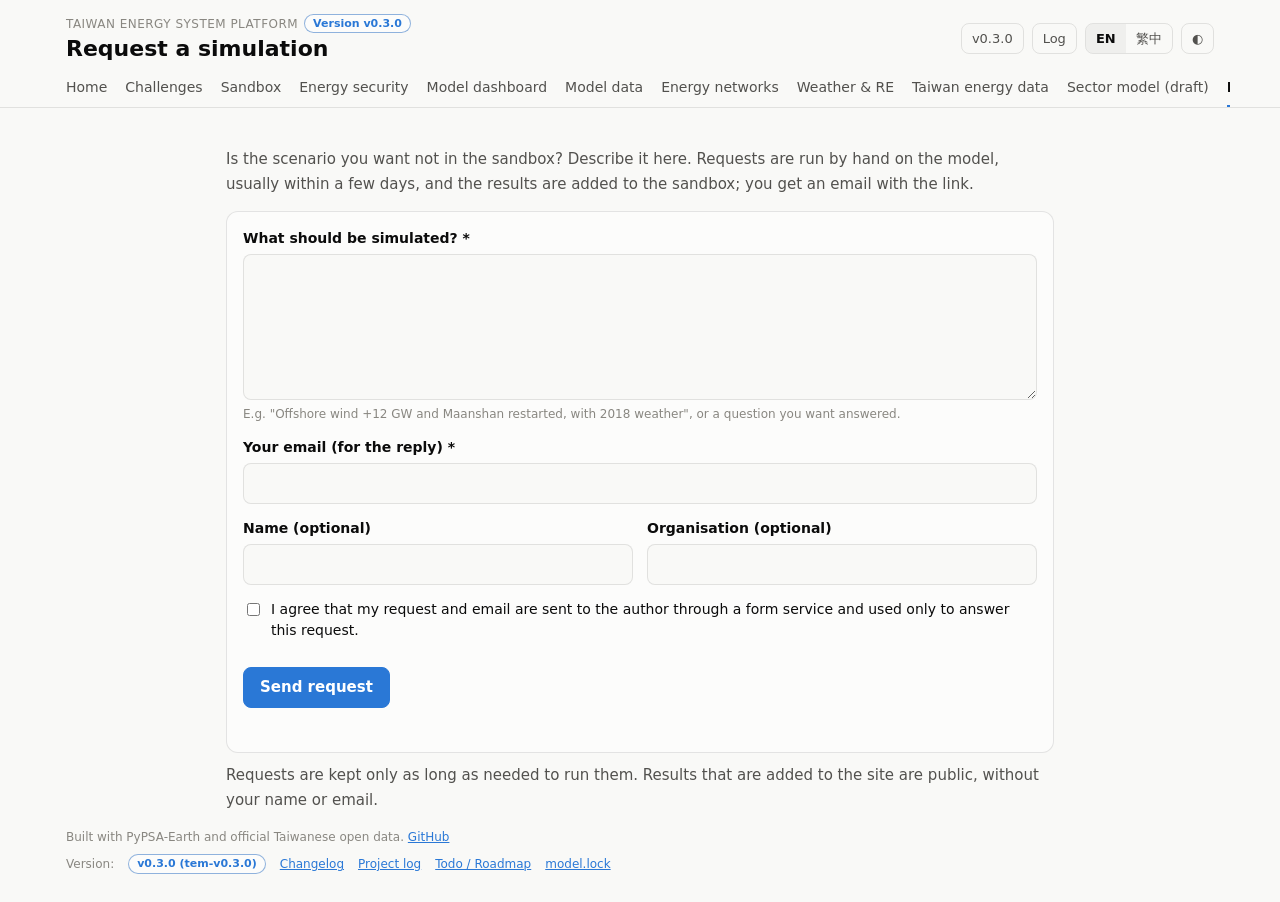
<file: docs/request.html>
<!doctype html>
<html lang="en">
  <head>
    <meta charset="utf-8" />
    <meta name="viewport" content="width=device-width, initial-scale=1" />
    <title>Request a Simulation</title>
    <meta name="title-en" content="Request a Simulation" />
    <meta name="title-zh" content="申請新模擬" />
    <meta name="description" content="Ask for a scenario that is not in the sandbox yet; results are added to the site." />
    <link rel="stylesheet" href="assets/site.css?v=722914cf" />
    <script src="assets/pages.js?v=3dee9410" defer></script>
    <script src="assets/request.js?v=3c875875" defer></script>
    <script data-goatcounter="https://taiwan-energy-system-platform.goatcounter.com/count" async src="https://gc.zgo.at/count.js"></script>
  </head>
  <body>
    <header class="topbar">
      <div class="shell topbar-inner">
        <div>
          <div class="eyebrow"><span class="t-en">Taiwan Energy System Platform</span><span class="t-zh">台灣能源系統平台</span> <a class="ver-badge" href="https://github.com/BartonChenTW/taiwan-energy-model/releases/tag/tem-v0.3.0" rel="noopener" title="Website release version (tem-v0.3.0)"><span class="t-en">Version</span><span class="t-zh">版本</span> v0.3.0</a></div>
          <h1><span class="t-en">Request a simulation</span><span class="t-zh">申請新模擬</span></h1>
        </div>
        <div class="toolbar">
          <a class="ghost ver-toolbar" href="https://github.com/BartonChenTW/taiwan-energy-model/blob/main/CHANGELOG.md" rel="noopener" title="Version &amp; Changelog">v0.3.0</a>
          <a class="ghost ver-toolbar" href="https://github.com/BartonChenTW/taiwan-energy-model/blob/main/notes/log.md" rel="noopener" title="Project log"><span class="t-en">Log</span><span class="t-zh">日誌</span></a>
          <div class="segmented" role="group" aria-label="Language">
            <button type="button" data-lang="en" aria-pressed="true">EN</button>
            <button type="button" data-lang="zh" aria-pressed="false">繁中</button>
          </div>
          <button type="button" id="theme-toggle" class="ghost" aria-label="Toggle dark mode">◐</button>
        </div>
      </div>
      <nav class="shell tabs" aria-label="Pages">
        <a href="index.html"><span class="t-en">Home</span><span class="t-zh">首頁</span></a>
        <a href="challenges.html"><span class="t-en">Challenges</span><span class="t-zh">挑戰</span></a>
        <a href="sandbox.html"><span class="t-en">Sandbox</span><span class="t-zh">情境沙盒</span></a>
        <a href="energy-security.html"><span class="t-en">Energy security</span><span class="t-zh">能源安全</span></a>
        <a href="dashboard.html"><span class="t-en">Model dashboard</span><span class="t-zh">模型儀表板</span></a>
        <a href="model-data.html"><span class="t-en">Model data</span><span class="t-zh">模型資料</span></a>
        <a href="grid.html"><span class="t-en">Energy networks</span><span class="t-zh">能源網路</span></a>
        <a href="weather-re.html"><span class="t-en">Weather &amp; RE</span><span class="t-zh">氣象與再生能源</span></a>
        <a href="taiwan-data.html"><span class="t-en">Taiwan energy data</span><span class="t-zh">台灣能源資料</span></a>
        <a href="sector-draft.html"><span class="t-en">Sector model (draft)</span><span class="t-zh">部門耦合（草稿）</span></a>
        <a href="request.html" aria-current="page"><span class="t-en">Request a run</span><span class="t-zh">申請模擬</span></a>
        <a href="about.html"><span class="t-en">About</span><span class="t-zh">關於</span></a>
      </nav>
    </header>

    <main class="shell prose">
      <p class="lead">
        <span class="t-en">Is the scenario you want not in the sandbox? Describe it here. Requests are run by hand on the model, usually within a few days, and the results are added to the sandbox; you get an email with the link.</span>
        <span class="t-zh">沙盒裡沒有您想要的情境嗎？請在此描述。申請會以人工方式在模型上執行，通常在幾天內完成，結果會加到情境沙盒，並以電子郵件寄送連結給您。</span>
      </p>

      <form id="request-form" class="panel request-form" novalidate>
        <div id="scenario-box" class="scenario-box" hidden>
          <p class="label"><span class="t-en">Scenario from the sandbox</span><span class="t-zh">來自情境沙盒的設定</span></p>
          <ul id="scenario-list"></ul>
          <p class="note"><a id="scenario-link" href="sandbox.html"><span class="t-en">Open it in the sandbox</span><span class="t-zh">在情境沙盒中開啟</span></a></p>
        </div>

        <label class="field"><span><span class="t-en">What should be simulated?</span><span class="t-zh">想模擬什麼？</span> *</span>
          <textarea id="f-question" name="question" rows="6" required maxlength="4000"></textarea>
          <span class="hint"><span class="t-en">E.g. "Offshore wind +12 GW and Maanshan restarted, with 2018 weather", or a question you want answered.</span><span class="t-zh">例如「離岸風電增加 12 GW 並重啟核三，採用 2018 年氣象」，或您想得到解答的問題。</span></span>
        </label>
        <label class="field"><span><span class="t-en">Your email (for the reply)</span><span class="t-zh">您的電子郵件（用於回覆）</span> *</span>
          <input id="f-email" name="email" type="email" required maxlength="200" autocomplete="email" />
        </label>
        <div class="field-row">
          <label class="field"><span><span class="t-en">Name (optional)</span><span class="t-zh">姓名（選填）</span></span>
            <input id="f-name" name="name" type="text" maxlength="200" autocomplete="name" />
          </label>
          <label class="field"><span><span class="t-en">Organisation (optional)</span><span class="t-zh">單位（選填）</span></span>
            <input id="f-org" name="organisation" type="text" maxlength="200" autocomplete="organization" />
          </label>
        </div>
        <!-- Spam trap: people do not see this field; bots fill it in. -->
        <label class="hp" aria-hidden="true">Leave empty <input type="text" name="website" id="f-website" tabindex="-1" autocomplete="off" /></label>
        <label class="check"><input id="f-consent" type="checkbox" required />
          <span><span class="t-en">I agree that my request and email are sent to the author through a form service and used only to answer this request.</span><span class="t-zh">我同意申請內容與電子郵件經由表單服務寄給作者，且僅用於回覆此申請。</span></span>
        </label>
        <div class="lever-actions">
          <button type="submit" class="button primary" id="f-submit"><span class="t-en">Send request</span><span class="t-zh">送出申請</span></button>
        </div>
        <div id="f-status" class="status-list" aria-live="polite"></div>
      </form>

      <p class="note muted"><span class="t-en">Requests are kept only as long as needed to run them. Results that are added to the site are public, without your name or email.</span><span class="t-zh">申請內容僅在執行所需期間保留。加到網站上的結果為公開資料，不含您的姓名與電子郵件。</span></p>
    </main>

    <footer class="shell footer">
      <span class="t-en">Built with PyPSA-Earth and official Taiwanese open data.</span><span class="t-zh">以 PyPSA-Earth 與台灣官方開放資料建置。</span>
      <a href="https://github.com/BartonChenTW/taiwan-energy-model">GitHub</a>
    
      <div class="footer-meta"><span class="t-en">Version:</span><span class="t-zh">網站版本：</span><a class="ver-badge" href="https://github.com/BartonChenTW/taiwan-energy-model/releases/tag/tem-v0.3.0" rel="noopener">v0.3.0 (tem-v0.3.0)</a><a href="https://github.com/BartonChenTW/taiwan-energy-model/blob/main/CHANGELOG.md" rel="noopener"><span class="t-en">Changelog</span><span class="t-zh">更新紀錄</span></a><a href="https://github.com/BartonChenTW/taiwan-energy-model/blob/main/notes/log.md" rel="noopener"><span class="t-en">Project log</span><span class="t-zh">專案日誌</span></a><a href="https://github.com/BartonChenTW/taiwan-energy-model/blob/main/notes/todo.md" rel="noopener"><span class="t-en">Todo / Roadmap</span><span class="t-zh">待辦與規劃</span></a><a href="https://github.com/BartonChenTW/taiwan-energy-model/blob/main/model.lock" rel="noopener">model.lock</a></div>
    </footer>
  </body>
</html>
</file>
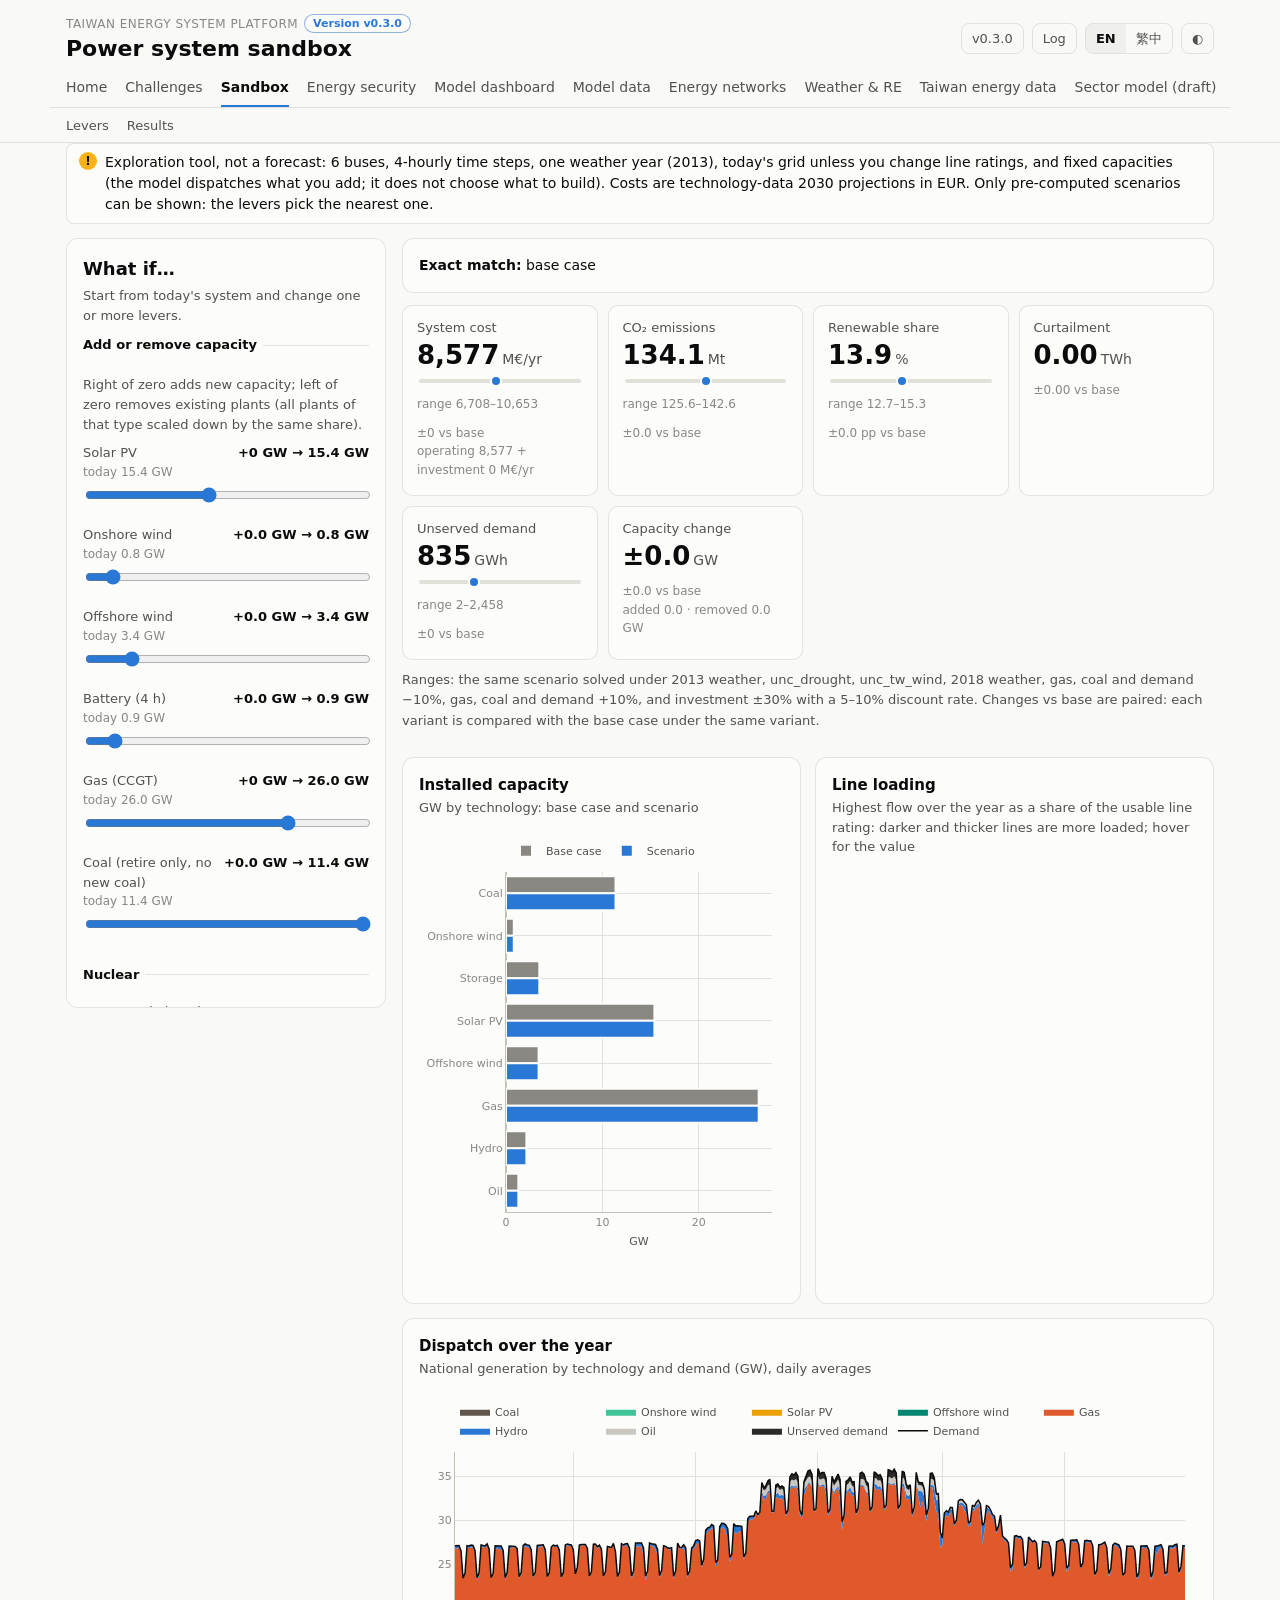
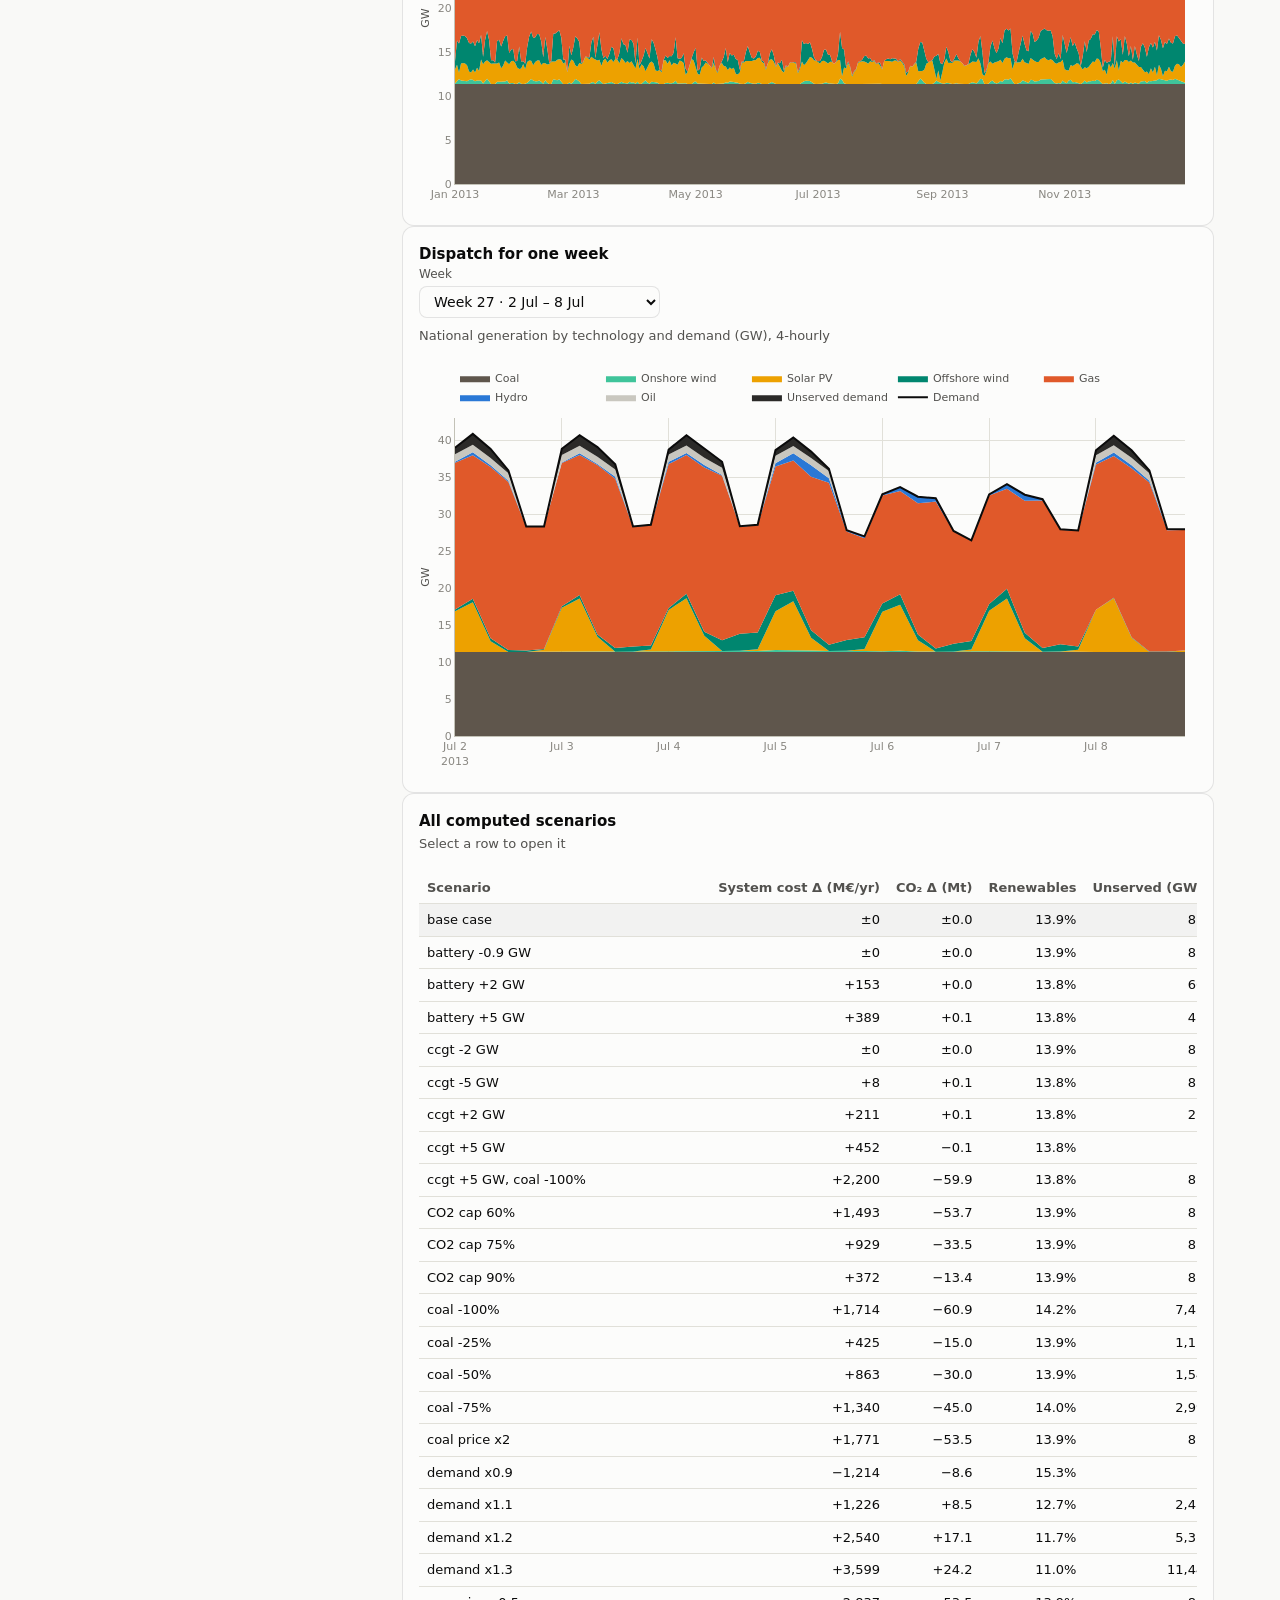
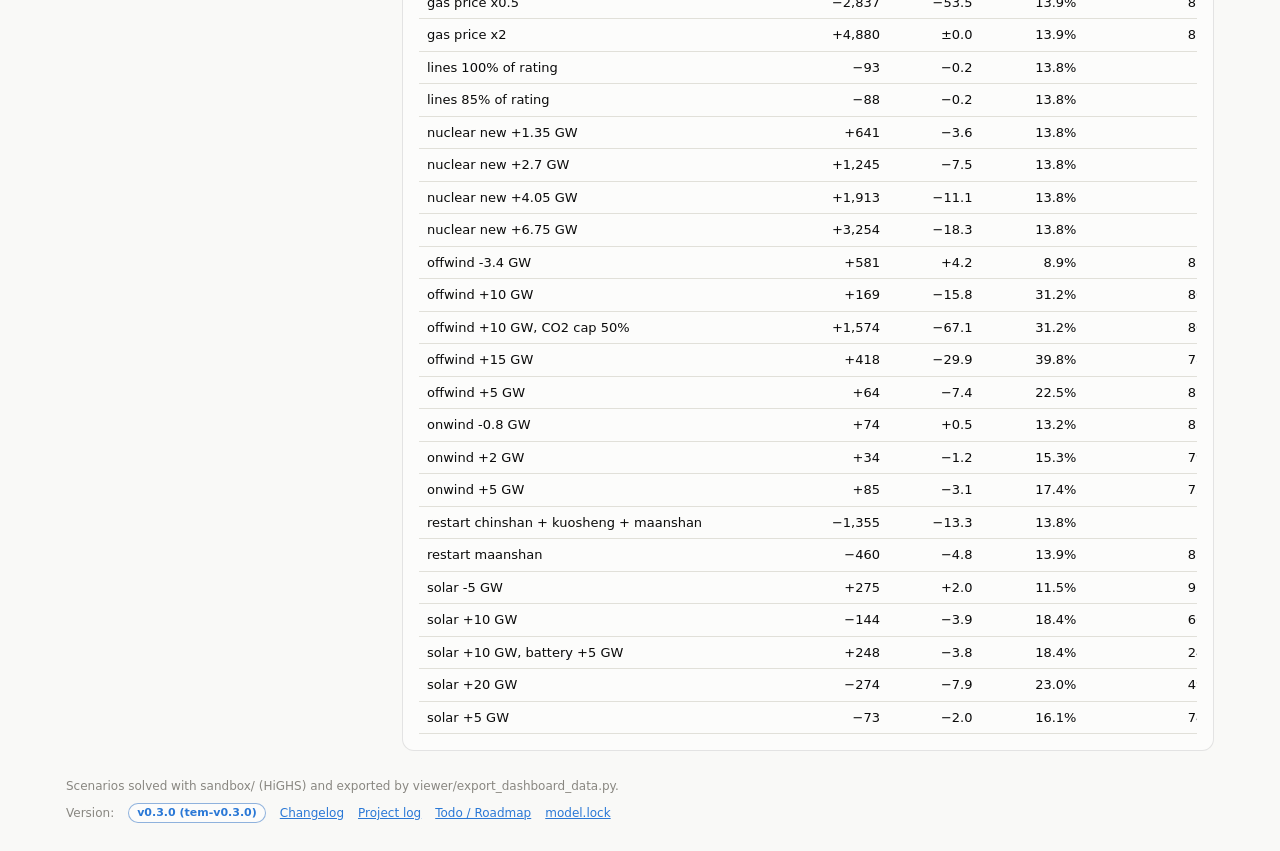
<file: docs/sandbox.html>
<!doctype html>
<html lang="en">
  <head>
    <meta charset="utf-8" />
    <meta name="viewport" content="width=device-width, initial-scale=1" />
    <title>Taiwan Power Sandbox | 台灣電力情境沙盒</title>
    <meta name="description" content="Explore what-if scenarios for Taiwan's power system with the PyPSA-Earth Taiwan model." />
    <link rel="stylesheet" href="assets/site.css?v=722914cf" />
    <script src="https://cdn.plot.ly/plotly-2.35.2.min.js"></script>
    <script src="assets/sandbox.js?v=e53ee6ab" defer></script>
    <script data-goatcounter="https://taiwan-energy-system-platform.goatcounter.com/count" async src="https://gc.zgo.at/count.js"></script>
  </head>
  <body>
    <header class="topbar">
      <div class="shell topbar-inner">
        <div>
          <div class="eyebrow"><span class="t-en">Taiwan Energy System Platform</span><span class="t-zh">台灣能源系統平台</span> <a class="ver-badge" href="https://github.com/BartonChenTW/taiwan-energy-model/releases/tag/tem-v0.3.0" rel="noopener" title="Website release version (tem-v0.3.0)"><span class="t-en">Version</span><span class="t-zh">版本</span> v0.3.0</a></div>
          <h1 data-i18n="title">Power system sandbox</h1>
        </div>
        <div class="toolbar">
          <a class="ghost ver-toolbar" href="https://github.com/BartonChenTW/taiwan-energy-model/blob/main/CHANGELOG.md" rel="noopener" title="Version &amp; Changelog">v0.3.0</a>
          <a class="ghost ver-toolbar" href="https://github.com/BartonChenTW/taiwan-energy-model/blob/main/notes/log.md" rel="noopener" title="Project log"><span class="t-en">Log</span><span class="t-zh">日誌</span></a>
          <div class="segmented" role="group" aria-label="Language">
            <button type="button" data-lang="en" aria-pressed="true">EN</button>
            <button type="button" data-lang="zh" aria-pressed="false">繁中</button>
          </div>
          <button type="button" id="theme-toggle" class="ghost" aria-label="Toggle dark mode">◐</button>
        </div>
      </div>
      <nav class="shell tabs" aria-label="Pages">
        <a href="index.html"><span class="t-en">Home</span><span class="t-zh">首頁</span></a>
        <a href="challenges.html"><span class="t-en">Challenges</span><span class="t-zh">挑戰</span></a>
        <a href="sandbox.html" aria-current="page"><span class="t-en">Sandbox</span><span class="t-zh">情境沙盒</span></a>
        <a href="energy-security.html"><span class="t-en">Energy security</span><span class="t-zh">能源安全</span></a>
        <a href="dashboard.html"><span class="t-en">Model dashboard</span><span class="t-zh">模型儀表板</span></a>
        <a href="model-data.html"><span class="t-en">Model data</span><span class="t-zh">模型資料</span></a>
        <a href="grid.html"><span class="t-en">Energy networks</span><span class="t-zh">能源網路</span></a>
        <a href="weather-re.html"><span class="t-en">Weather &amp; RE</span><span class="t-zh">氣象與再生能源</span></a>
        <a href="taiwan-data.html"><span class="t-en">Taiwan energy data</span><span class="t-zh">台灣能源資料</span></a>
        <a href="sector-draft.html"><span class="t-en">Sector model (draft)</span><span class="t-zh">部門耦合（草稿）</span></a>
        <a href="request.html"><span class="t-en">Request a run</span><span class="t-zh">申請模擬</span></a>
        <a href="about.html"><span class="t-en">About</span><span class="t-zh">關於</span></a>
      </nav>
      <nav class="shell tabs inline" aria-label="Sections">
        <a href="#levers" data-i18n="nav_levers">Levers</a>
        <a href="#sb-results" data-i18n="nav_results">Results</a>
      </nav>
    </header>

    <main class="shell">
      <section class="status-list" aria-label="Caveat">
        <div class="status warning"><span class="icon" aria-hidden="true">!</span><span id="caveat" data-i18n="caveat"></span></div>
      </section>

      <div class="sandbox">
        <aside class="panel levers" id="levers" aria-label="Levers">
          <h2 data-i18n="levers_title">What if…</h2>
          <p class="sub" data-i18n="levers_sub"></p>
          <div id="lever-controls"></div>
          <div class="lever-actions">
            <button type="button" id="reset" class="ghost" data-i18n="reset">Reset to base</button>
            <button type="button" id="share" class="ghost" data-i18n="share">Copy link</button>
          </div>
          <p class="note muted" id="share-status" aria-live="polite"></p>
        </aside>

        <div class="sb-main" id="sb-results">
          <div class="panel match" id="match" aria-live="polite"></div>
          <section class="tiles" id="sb-tiles" aria-label="Key numbers"></section>

          <div class="grid two">
            <article class="panel">
              <h3 data-i18n="cap_title">Installed capacity</h3>
              <p class="sub" data-i18n="cap_sub">GW by technology: base case and scenario</p>
              <div id="sb-chart-capacity" class="chart tall"></div>
            </article>
            <article class="panel">
              <h3 data-i18n="map_title">Line loading</h3>
              <p class="sub" data-i18n="map_sub">Highest flow over the year as a share of the usable line rating: darker and thicker lines are more loaded; hover for the value</p>
              <div id="sb-chart-map" class="chart tall"></div>
            </article>
          </div>

          <article class="panel">
            <h3 data-i18n="year_title">Dispatch over the year</h3>
            <p class="sub" data-i18n="year_sub">National generation by technology and demand (GW), daily averages</p>
            <div id="sb-chart-year" class="chart tall"></div>
          </article>

          <article class="panel">
            <h3 data-i18n="dispatch_title">Dispatch for one week</h3>
            <div class="filters">
              <label><span data-i18n="week">Week</span>
                <select id="week"></select></label>
            </div>
            <p class="sub" data-i18n="dispatch_sub">National generation by technology and demand (GW), 4-hourly</p>
            <div id="sb-chart-dispatch" class="chart tall"></div>
          </article>

          <article class="panel">
            <h3 data-i18n="all_title">All computed scenarios</h3>
            <p class="sub" data-i18n="all_sub">Select a row to open it</p>
            <div id="sb-table" class="table-wrap"></div>
          </article>
        </div>
      </div>
    </main>

    <footer class="shell footer">
      <span data-i18n="footer">Scenarios solved with sandbox/ (HiGHS) and exported by viewer/export_dashboard_data.py.</span>
    
      <div class="footer-meta"><span class="t-en">Version:</span><span class="t-zh">網站版本：</span><a class="ver-badge" href="https://github.com/BartonChenTW/taiwan-energy-model/releases/tag/tem-v0.3.0" rel="noopener">v0.3.0 (tem-v0.3.0)</a><a href="https://github.com/BartonChenTW/taiwan-energy-model/blob/main/CHANGELOG.md" rel="noopener"><span class="t-en">Changelog</span><span class="t-zh">更新紀錄</span></a><a href="https://github.com/BartonChenTW/taiwan-energy-model/blob/main/notes/log.md" rel="noopener"><span class="t-en">Project log</span><span class="t-zh">專案日誌</span></a><a href="https://github.com/BartonChenTW/taiwan-energy-model/blob/main/notes/todo.md" rel="noopener"><span class="t-en">Todo / Roadmap</span><span class="t-zh">待辦與規劃</span></a><a href="https://github.com/BartonChenTW/taiwan-energy-model/blob/main/model.lock" rel="noopener">model.lock</a></div>
    </footer>
  </body>
</html>
</file>
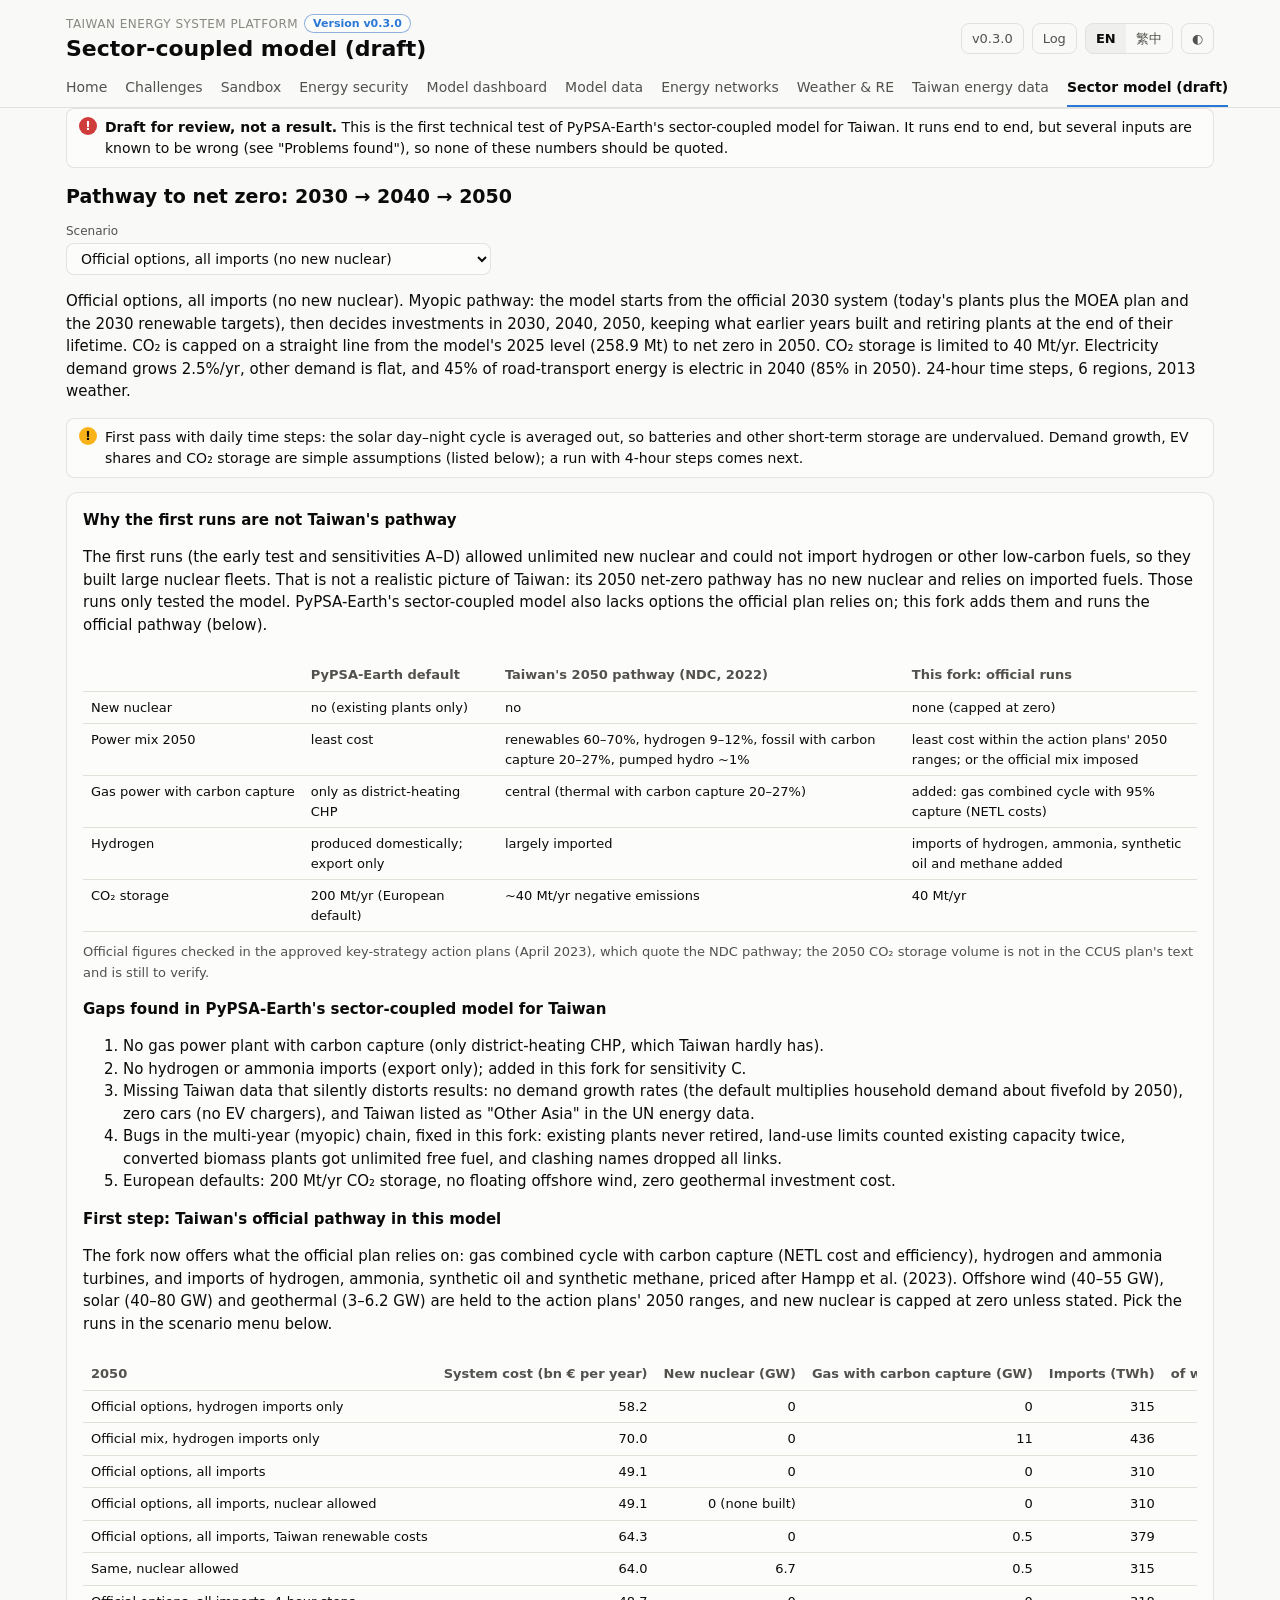
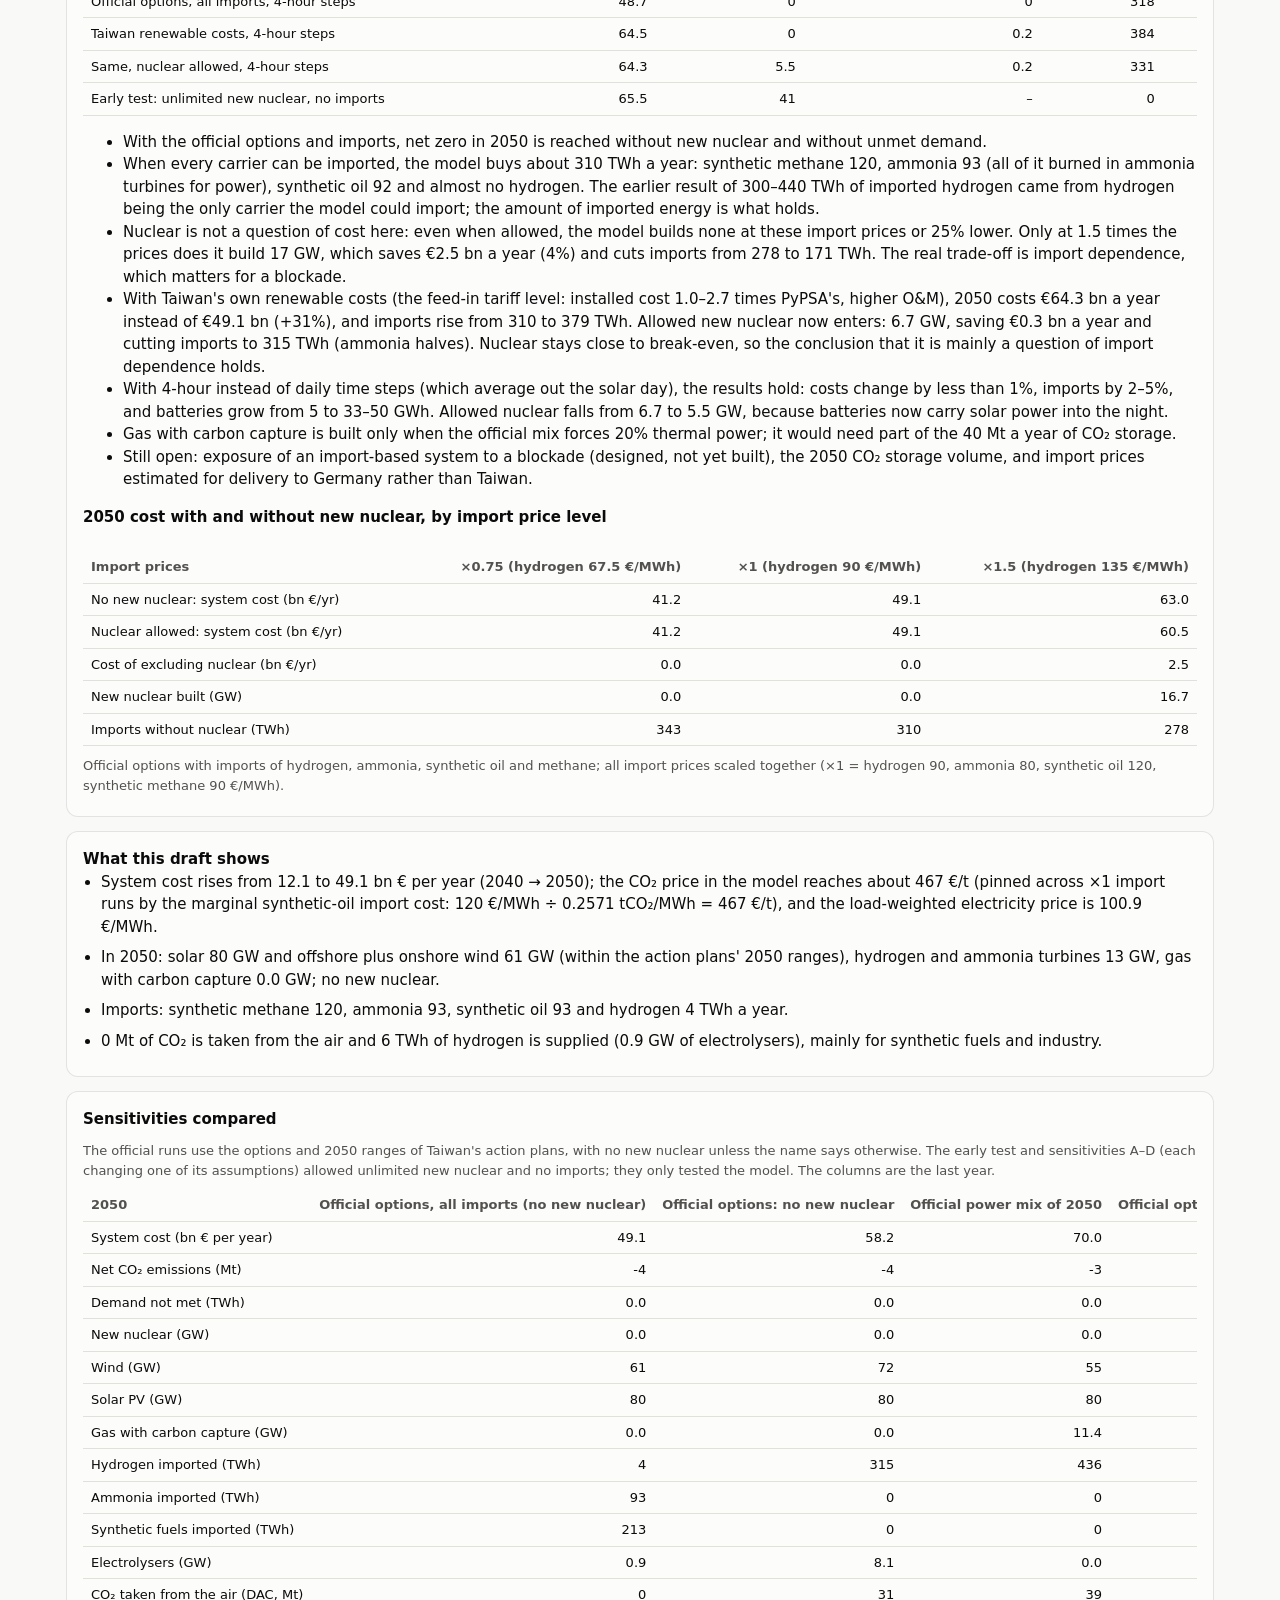
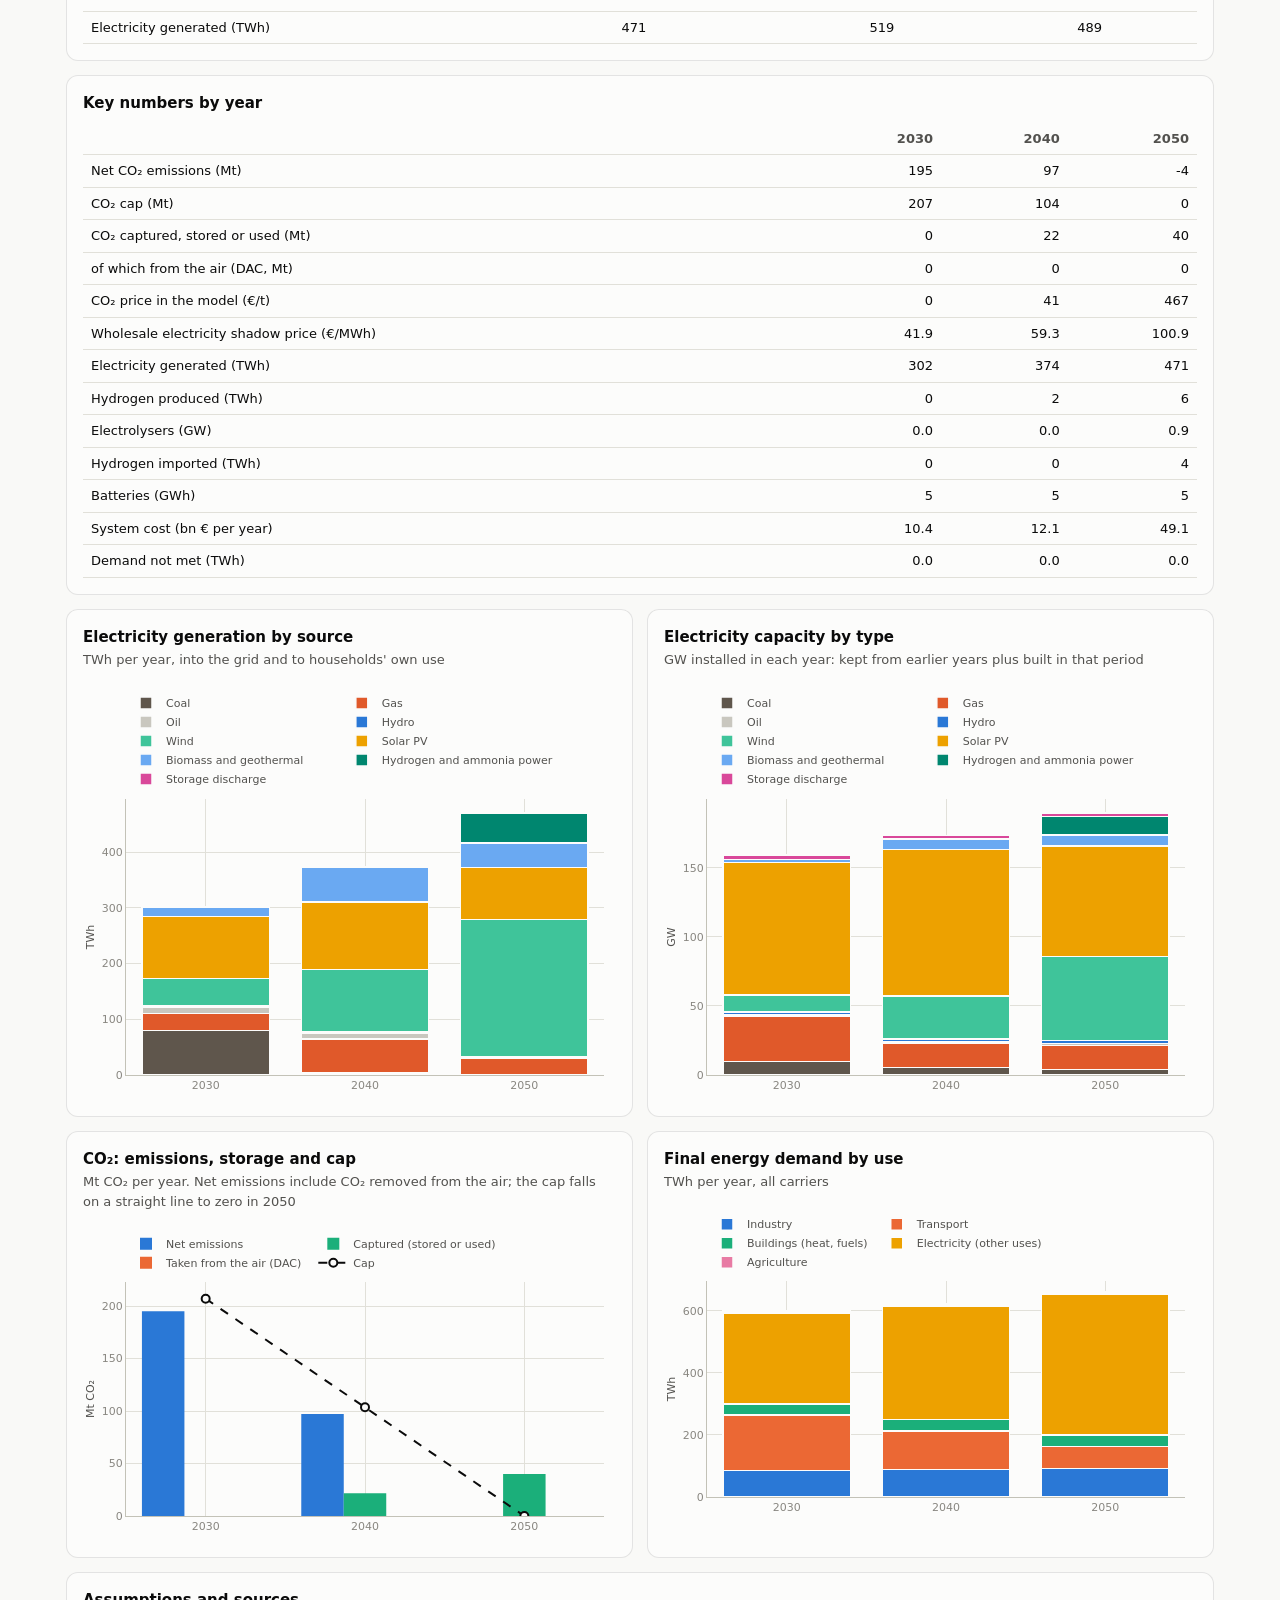
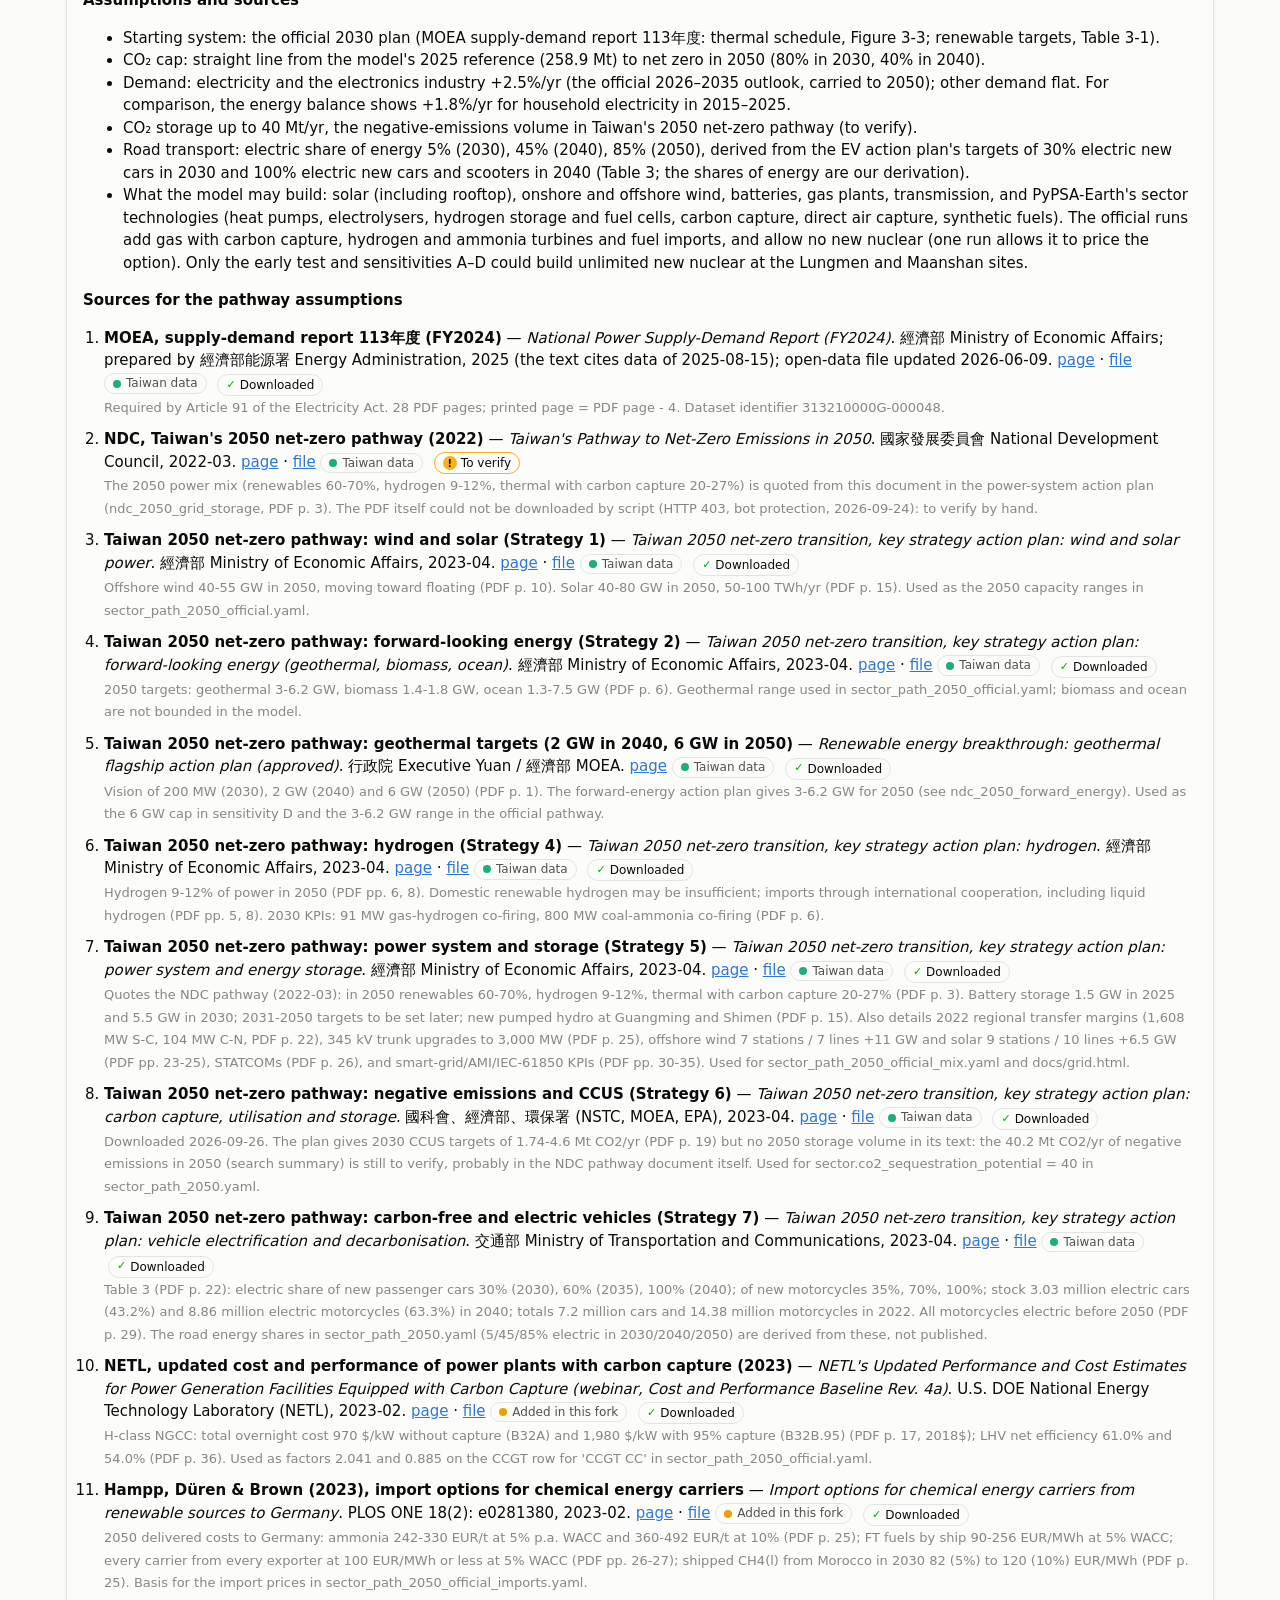
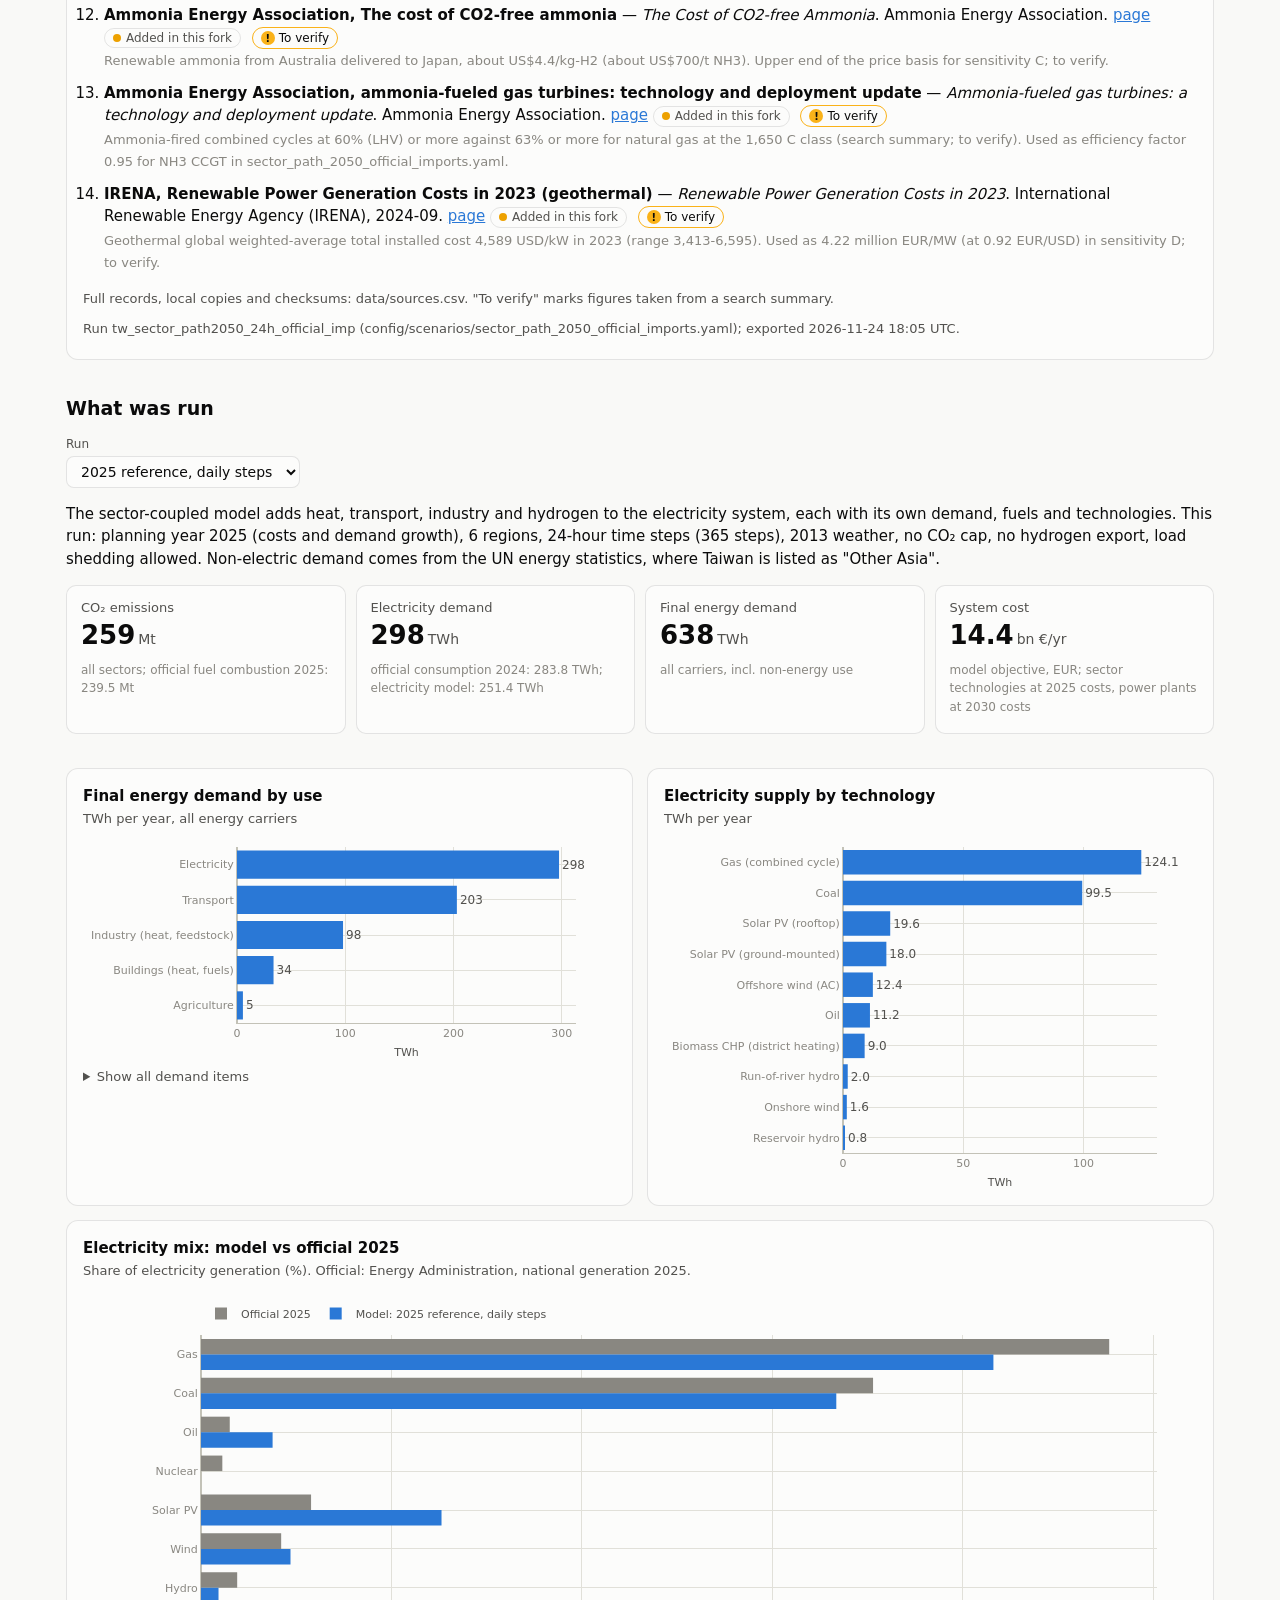
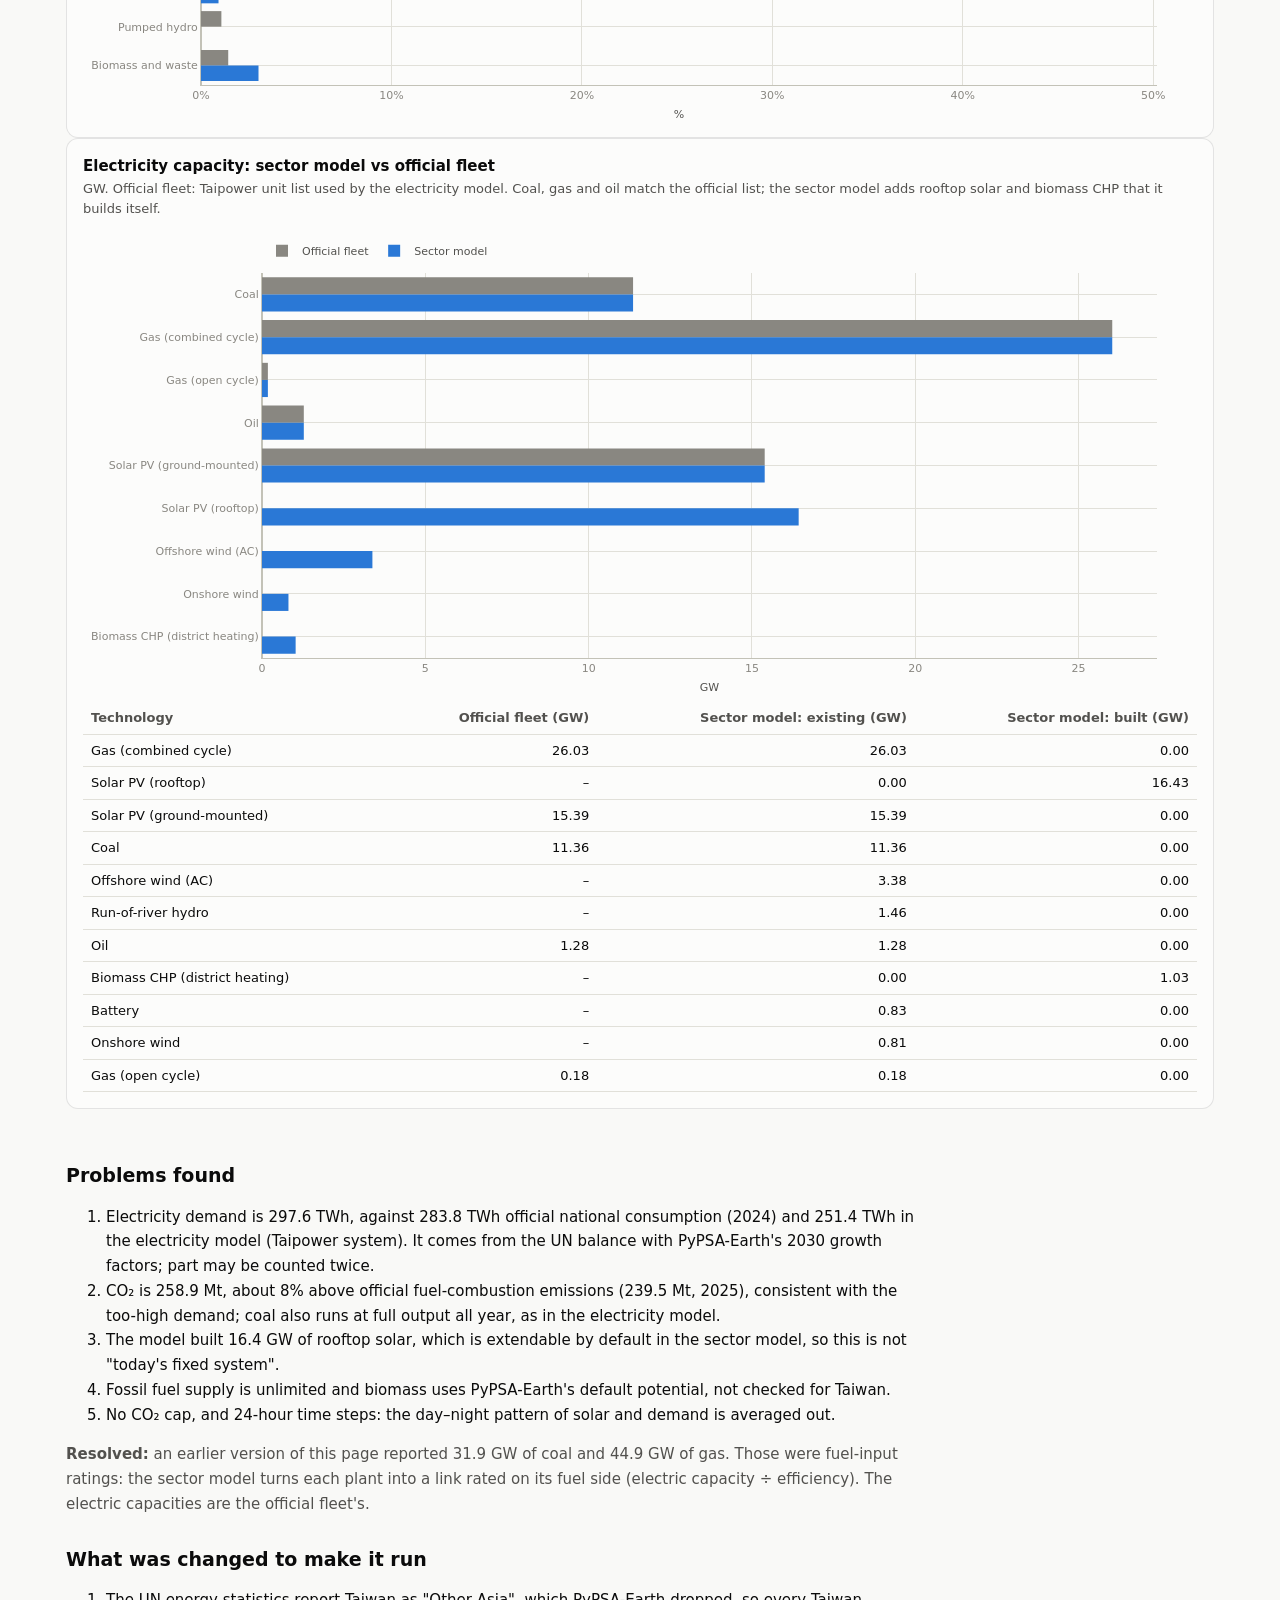
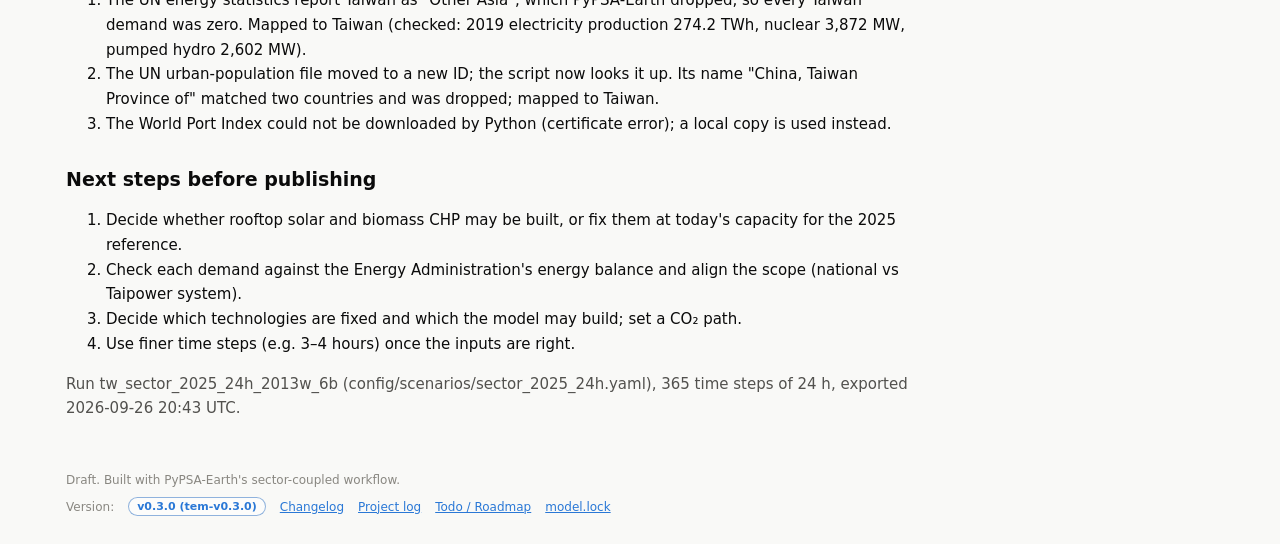
<file: docs/sector-draft.html>
<!doctype html>
<html lang="en">
  <head>
    <meta charset="utf-8" />
    <meta name="viewport" content="width=device-width, initial-scale=1" />
    <meta name="robots" content="noindex" />
    <title>Sector Model (Draft)</title>
    <meta name="title-en" content="Sector Model (Draft)" />
    <meta name="title-zh" content="部門耦合模型（草稿）" />
    <meta name="description" content="Draft for review: first test of PyPSA-Earth's sector-coupled model for Taiwan." />
    <link rel="stylesheet" href="assets/site.css?v=722914cf" />
    <script src="https://cdn.plot.ly/plotly-2.35.2.min.js"></script>
    <script src="assets/pages.js?v=3dee9410" defer></script>
    <script src="assets/sector-draft.js?v=78996c7b" defer></script>
    <script src="assets/sector-pathway.js?v=9c606599" defer></script>
    <script data-goatcounter="https://taiwan-energy-system-platform.goatcounter.com/count" async src="https://gc.zgo.at/count.js"></script>
  </head>
  <body>
    <header class="topbar">
      <div class="shell topbar-inner">
        <div>
          <div class="eyebrow"><span class="t-en">Taiwan Energy System Platform</span><span class="t-zh">台灣能源系統平台</span> <a class="ver-badge" href="https://github.com/BartonChenTW/taiwan-energy-model/releases/tag/tem-v0.3.0" rel="noopener" title="Website release version (tem-v0.3.0)"><span class="t-en">Version</span><span class="t-zh">版本</span> v0.3.0</a></div>
          <h1><span class="t-en">Sector-coupled model (draft)</span><span class="t-zh">部門耦合模型（草稿）</span></h1>
        </div>
        <div class="toolbar">
          <a class="ghost ver-toolbar" href="https://github.com/BartonChenTW/taiwan-energy-model/blob/main/CHANGELOG.md" rel="noopener" title="Version &amp; Changelog">v0.3.0</a>
          <a class="ghost ver-toolbar" href="https://github.com/BartonChenTW/taiwan-energy-model/blob/main/notes/log.md" rel="noopener" title="Project log"><span class="t-en">Log</span><span class="t-zh">日誌</span></a>
          <div class="segmented" role="group" aria-label="Language">
            <button type="button" data-lang="en" aria-pressed="true">EN</button>
            <button type="button" data-lang="zh" aria-pressed="false">繁中</button>
          </div>
          <button type="button" id="theme-toggle" class="ghost" aria-label="Toggle dark mode">◐</button>
        </div>
      </div>
      <nav class="shell tabs" aria-label="Pages">
        <a href="index.html"><span class="t-en">Home</span><span class="t-zh">首頁</span></a>
        <a href="challenges.html"><span class="t-en">Challenges</span><span class="t-zh">挑戰</span></a>
        <a href="sandbox.html"><span class="t-en">Sandbox</span><span class="t-zh">情境沙盒</span></a>
        <a href="energy-security.html"><span class="t-en">Energy security</span><span class="t-zh">能源安全</span></a>
        <a href="dashboard.html"><span class="t-en">Model dashboard</span><span class="t-zh">模型儀表板</span></a>
        <a href="model-data.html"><span class="t-en">Model data</span><span class="t-zh">模型資料</span></a>
        <a href="grid.html"><span class="t-en">Energy networks</span><span class="t-zh">能源網路</span></a>
        <a href="weather-re.html"><span class="t-en">Weather &amp; RE</span><span class="t-zh">氣象與再生能源</span></a>
        <a href="taiwan-data.html"><span class="t-en">Taiwan energy data</span><span class="t-zh">台灣能源資料</span></a>
        <a href="sector-draft.html" aria-current="page"><span class="t-en">Sector model (draft)</span><span class="t-zh">部門耦合（草稿）</span></a>
        <a href="request.html"><span class="t-en">Request a run</span><span class="t-zh">申請模擬</span></a>
        <a href="about.html"><span class="t-en">About</span><span class="t-zh">關於</span></a>
      </nav>
    </header>

    <main class="shell">
      <section class="status-list" aria-label="Draft">
        <div class="status critical"><span class="icon" aria-hidden="true">!</span>
          <span><b><span class="t-en">Draft for review, not a result.</span><span class="t-zh">審閱用草稿，並非結果。</span></b>
            <span class="t-en">This is the first technical test of PyPSA-Earth's sector-coupled model for Taiwan. It runs end to end, but several inputs are known to be wrong (see "Problems found"), so none of these numbers should be quoted.</span>
            <span class="t-zh">這是 PyPSA-Earth 部門耦合模型在台灣的第一次技術測試。模型可以完整執行，但已知有數項輸入不正確（見「發現的問題」），因此請勿引用這些數字。</span></span></div>
      </section>

      <section class="section" id="pathway">
        <h2><span class="t-en">Pathway to net zero: 2030 → 2040 → 2050</span><span class="t-zh">淨零路徑：2030 → 2040 → 2050</span></h2>
        <div class="filters">
          <label><span><span class="t-en">Scenario</span><span class="t-zh">情境</span></span> <select id="sp-variant"></select></label>
        </div>
        <p id="sp-intro"></p>
        <div class="status-list"><div class="status warning"><span class="icon" aria-hidden="true">!</span>
          <span><span class="t-en">First pass with daily time steps: the solar day–night cycle is averaged out, so batteries and other short-term storage are undervalued. Demand growth, EV shares and CO₂ storage are simple assumptions (listed below); a run with 4-hour steps comes next.</span><span class="t-zh">第一版，每日一個時段：太陽光電的日夜變化被平均掉，因此電池等短時儲能的價值被低估。需求成長、電動車比例與 CO₂ 封存量為簡化假設（列於下方）；下一步將以每 4 小時一個時段重跑。</span></span></div></div>
        <article class="panel prose-wide" id="model-gaps">
          <h3><span class="t-en">Why the first runs are not Taiwan's pathway</span><span class="t-zh">為何最初的模擬不是台灣的路徑</span></h3>
          <p><span class="t-en">The first runs (the early test and sensitivities A–D) allowed unlimited new nuclear and could not import hydrogen or other low-carbon fuels, so they built large nuclear fleets. That is not a realistic picture of Taiwan: its 2050 net-zero pathway has no new nuclear and relies on imported fuels. Those runs only tested the model. PyPSA-Earth's sector-coupled model also lacks options the official plan relies on; this fork adds them and runs the official pathway (below).</span><span class="t-zh">最初的模擬（早期測試與敏感度 A–D）允許不設上限的新核電，且無法進口氫氣或其他低碳燃料，因此建置了大量核電。這並不符合台灣的實際情況：台灣 2050 淨零路徑沒有新核電，並仰賴進口燃料。這些模擬僅用於測試模型。PyPSA-Earth 部門耦合模型也缺少官方規劃所依賴的選項；本分支加入這些選項，並模擬官方路徑（見下方）。</span></p>
          <div class="table-wrap"><table>
            <thead><tr><th></th><th><span class="t-en">PyPSA-Earth default</span><span class="t-zh">PyPSA-Earth 預設</span></th><th><span class="t-en">Taiwan's 2050 pathway (NDC, 2022)</span><span class="t-zh">台灣 2050 淨零路徑（2022）</span></th><th><span class="t-en">This fork: official runs</span><span class="t-zh">本分支：官方情境</span></th></tr></thead>
            <tbody>
              <tr><td><span class="t-en">New nuclear</span><span class="t-zh">新核電</span></td><td><span class="t-en">no (existing plants only)</span><span class="t-zh">否（僅既有電廠）</span></td><td><span class="t-en">no</span><span class="t-zh">否</span></td><td><span class="t-en">none (capped at zero)</span><span class="t-zh">無（上限為零）</span></td></tr>
              <tr><td><span class="t-en">Power mix 2050</span><span class="t-zh">2050 年電力結構</span></td><td><span class="t-en">least cost</span><span class="t-zh">成本最低</span></td><td><span class="t-en">renewables 60–70%, hydrogen 9–12%, fossil with carbon capture 20–27%, pumped hydro ~1%</span><span class="t-zh">再生能源 60–70%、氫能 9–12%、火力搭配碳捕捉 20–27%、抽蓄水力約 1%</span></td><td><span class="t-en">least cost within the action plans' 2050 ranges; or the official mix imposed</span><span class="t-zh">在行動計畫 2050 年範圍內成本最低；或直接採用官方電力結構</span></td></tr>
              <tr><td><span class="t-en">Gas power with carbon capture</span><span class="t-zh">燃氣發電搭配碳捕捉</span></td><td colspan="1"><span class="t-en">only as district-heating CHP</span><span class="t-zh">僅限區域供熱汽電共生</span></td><td><span class="t-en">central (thermal with carbon capture 20–27%)</span><span class="t-zh">核心選項（火力搭配碳捕捉 20–27%）</span></td><td><span class="t-en">added: gas combined cycle with 95% capture (NETL costs)</span><span class="t-zh">已加入：燃氣複循環搭配 95% 碳捕捉（NETL 成本）</span></td></tr>
              <tr><td><span class="t-en">Hydrogen</span><span class="t-zh">氫能</span></td><td><span class="t-en">produced domestically; export only</span><span class="t-zh">國內生產；僅有出口選項</span></td><td><span class="t-en">largely imported</span><span class="t-zh">大多進口</span></td><td><span class="t-en">imports of hydrogen, ammonia, synthetic oil and methane added</span><span class="t-zh">已加入氫氣、氨、合成燃油與合成甲烷進口</span></td></tr>
              <tr><td><span class="t-en">CO₂ storage</span><span class="t-zh">CO₂ 封存</span></td><td><span class="t-en">200 Mt/yr (European default)</span><span class="t-zh">每年 200 Mt（歐洲預設）</span></td><td><span class="t-en">~40 Mt/yr negative emissions</span><span class="t-zh">每年約 40 Mt 負碳</span></td><td><span class="t-en">40 Mt/yr</span><span class="t-zh">每年 40 Mt</span></td></tr>
            </tbody>
          </table></div>
          <p class="note muted"><span class="t-en">Official figures checked in the approved key-strategy action plans (April 2023), which quote the NDC pathway; the 2050 CO₂ storage volume is not in the CCUS plan's text and is still to verify.</span><span class="t-zh">官方數字已與核定之各關鍵戰略行動計畫（2023 年 4 月，引述國發會淨零路徑）核對；2050 年 CO₂ 封存量未見於碳捕捉利用及封存行動計畫內文，仍待查證。</span></p>
          <p><b><span class="t-en">Gaps found in PyPSA-Earth's sector-coupled model for Taiwan</span><span class="t-zh">PyPSA-Earth 部門耦合模型用於台灣時發現的缺口</span></b></p>
          <ol>
            <li><span class="t-en">No gas power plant with carbon capture (only district-heating CHP, which Taiwan hardly has).</span><span class="t-zh">沒有燃氣發電搭配碳捕捉的電廠（僅有區域供熱汽電共生，而台灣幾乎沒有區域供熱）。</span></li>
            <li><span class="t-en">No hydrogen or ammonia imports (export only); added in this fork for sensitivity C.</span><span class="t-zh">沒有氫氣或氨的進口（僅有出口）；本分支為敏感度 C 新增此選項。</span></li>
            <li><span class="t-en">Missing Taiwan data that silently distorts results: no demand growth rates (the default multiplies household demand about fivefold by 2050), zero cars (no EV chargers), and Taiwan listed as "Other Asia" in the UN energy data.</span><span class="t-zh">缺少台灣資料，會默默扭曲結果：沒有需求成長率（預設值使 2050 年住宅用電增為約五倍）、汽車數為零（沒有電動車充電）、聯合國能源資料將台灣列為「Other Asia」。</span></li>
            <li><span class="t-en">Bugs in the multi-year (myopic) chain, fixed in this fork: existing plants never retired, land-use limits counted existing capacity twice, converted biomass plants got unlimited free fuel, and clashing names dropped all links.</span><span class="t-zh">多年期（短視）流程的錯誤，已在本分支修正：既有電廠從不除役、土地利用上限重複扣除既有容量、轉換後的生質能電廠獲得無限免費燃料、名稱衝突導致所有連結遺失。</span></li>
            <li><span class="t-en">European defaults: 200 Mt/yr CO₂ storage, no floating offshore wind, zero geothermal investment cost.</span><span class="t-zh">歐洲預設值：每年 200 Mt CO₂ 封存、沒有浮動式離岸風電、地熱投資成本為零。</span></li>
          </ol>
          <p><b><span class="t-en">First step: Taiwan's official pathway in this model</span><span class="t-zh">第一步：在本模型中建立台灣官方路徑</span></b></p>
          <p><span class="t-en">The fork now offers what the official plan relies on: gas combined cycle with carbon capture (NETL cost and efficiency), hydrogen and ammonia turbines, and imports of hydrogen, ammonia, synthetic oil and synthetic methane, priced after Hampp et al. (2023). Offshore wind (40–55 GW), solar (40–80 GW) and geothermal (3–6.2 GW) are held to the action plans' 2050 ranges, and new nuclear is capped at zero unless stated. Pick the runs in the scenario menu below.</span><span class="t-zh">本分支已加入官方規劃所依賴的選項：燃氣複循環搭配碳捕捉（採 NETL 成本與效率）、氫能與氨渦輪機，以及氫氣、氨、合成燃油與合成甲烷的進口（價格依 Hampp 等人 2023 年研究）。離岸風電（40–55 GW）、太陽光電（40–80 GW）與地熱（3–6.2 GW）限於行動計畫的 2050 年範圍；除另有說明外，新核電上限為零。可於下方情境選單中選取各模擬。</span></p>
          <div class="table-wrap"><table>
            <thead><tr><th>2050</th><th class="num"><span class="t-en">System cost (bn € per year)</span><span class="t-zh">系統成本（每年十億歐元）</span></th><th class="num"><span class="t-en">New nuclear (GW)</span><span class="t-zh">新核電（GW）</span></th><th class="num"><span class="t-en">Gas with carbon capture (GW)</span><span class="t-zh">燃氣搭配碳捕捉（GW）</span></th><th class="num"><span class="t-en">Imports (TWh)</span><span class="t-zh">進口（TWh）</span></th><th class="num"><span class="t-en">of which hydrogen (TWh)</span><span class="t-zh">其中氫氣（TWh）</span></th></tr></thead>
            <tbody>
              <tr><td><span class="t-en">Official options, hydrogen imports only</span><span class="t-zh">官方選項，僅氫氣進口</span></td><td class="num">58.2</td><td class="num">0</td><td class="num">0</td><td class="num">315</td><td class="num">315</td></tr>
              <tr><td><span class="t-en">Official mix, hydrogen imports only</span><span class="t-zh">官方電力結構，僅氫氣進口</span></td><td class="num">70.0</td><td class="num">0</td><td class="num">11</td><td class="num">436</td><td class="num">436</td></tr>
              <tr><td><span class="t-en">Official options, all imports</span><span class="t-zh">官方選項，全部進口選項</span></td><td class="num">49.1</td><td class="num">0</td><td class="num">0</td><td class="num">310</td><td class="num">4</td></tr>
              <tr><td><span class="t-en">Official options, all imports, nuclear allowed</span><span class="t-zh">官方選項，全部進口選項，允許核電</span></td><td class="num">49.1</td><td class="num"><span class="t-en">0 (none built)</span><span class="t-zh">0（未興建）</span></td><td class="num">0</td><td class="num">310</td><td class="num">4</td></tr>
              <tr><td><span class="t-en">Official options, all imports, Taiwan renewable costs</span><span class="t-zh">官方選項，全部進口選項，台灣再生能源成本</span></td><td class="num">64.3</td><td class="num">0</td><td class="num">0.5</td><td class="num">379</td><td class="num">6</td></tr>
              <tr><td><span class="t-en">Same, nuclear allowed</span><span class="t-zh">同上，允許核電</span></td><td class="num">64.0</td><td class="num">6.7</td><td class="num">0.5</td><td class="num">315</td><td class="num">4</td></tr>
              <tr><td><span class="t-en">Official options, all imports, 4-hour steps</span><span class="t-zh">官方選項，全部進口選項，4 小時時間步長</span></td><td class="num">48.7</td><td class="num">0</td><td class="num">0</td><td class="num">318</td><td class="num">4</td></tr>
              <tr><td><span class="t-en">Taiwan renewable costs, 4-hour steps</span><span class="t-zh">台灣再生能源成本，4 小時時間步長</span></td><td class="num">64.5</td><td class="num">0</td><td class="num">0.2</td><td class="num">384</td><td class="num">5</td></tr>
              <tr><td><span class="t-en">Same, nuclear allowed, 4-hour steps</span><span class="t-zh">同上，允許核電，4 小時時間步長</span></td><td class="num">64.3</td><td class="num">5.5</td><td class="num">0.2</td><td class="num">331</td><td class="num">4</td></tr>
              <tr><td><span class="t-en">Early test: unlimited new nuclear, no imports</span><span class="t-zh">早期測試：新核電不設上限、無進口</span></td><td class="num">65.5</td><td class="num">41</td><td class="num">–</td><td class="num">0</td><td class="num">0</td></tr>
            </tbody>
          </table></div>
          <ul>
            <li><span class="t-en">With the official options and imports, net zero in 2050 is reached without new nuclear and without unmet demand.</span><span class="t-zh">採用官方選項與進口後，2050 年不新建核電也能達成淨零，且沒有未供應的需求。</span></li>
            <li><span class="t-en">When every carrier can be imported, the model buys about 310 TWh a year: synthetic methane 120, ammonia 93 (all of it burned in ammonia turbines for power), synthetic oil 92 and almost no hydrogen. The earlier result of 300–440 TWh of imported hydrogen came from hydrogen being the only carrier the model could import; the amount of imported energy is what holds.</span><span class="t-zh">當所有能源載體都可進口時，模型每年進口約 310 TWh：合成甲烷 120、氨 93（全部用於氨渦輪機發電）、合成燃油 92，氫氣幾乎為零。先前進口 300–440 TWh 氫氣的結果，是因為氫氣是模型唯一可進口的載體；真正穩健的是進口能源的總量。</span></li>
            <li><span class="t-en">Nuclear is not a question of cost here: even when allowed, the model builds none at these import prices or 25% lower. Only at 1.5 times the prices does it build 17 GW, which saves €2.5 bn a year (4%) and cuts imports from 278 to 171 TWh. The real trade-off is import dependence, which matters for a blockade.</span><span class="t-zh">在此核電不是成本問題：即使允許興建，在這些進口價格或低 25% 時模型都不會興建。只有在價格為 1.5 倍時才興建 17 GW，每年節省 25 億歐元（4%），並將進口從 278 TWh 降至 171 TWh。真正的取捨在於進口依賴，這對封鎖情境至關重要。</span></li>
            <li><span class="t-en">With Taiwan's own renewable costs (the feed-in tariff level: installed cost 1.0–2.7 times PyPSA's, higher O&amp;M), 2050 costs €64.3 bn a year instead of €49.1 bn (+31%), and imports rise from 310 to 379 TWh. Allowed new nuclear now enters: 6.7 GW, saving €0.3 bn a year and cutting imports to 315 TWh (ammonia halves). Nuclear stays close to break-even, so the conclusion that it is mainly a question of import dependence holds.</span><span class="t-zh">採用台灣本身的再生能源成本（躉購費率水準：設置成本為 PyPSA 的 1.0–2.7 倍，運維較高）時，2050 年系統成本為每年 643 億歐元，而非 491 億（+31%），進口由 310 TWh 增至 379 TWh。允許新核電時會興建 6.7 GW，每年節省 3 億歐元，進口降至 315 TWh（氨減半）。核電仍接近損益兩平，因此「核電主要是進口依賴問題」的結論不變。</span></li>
            <li><span class="t-en">With 4-hour instead of daily time steps (which average out the solar day), the results hold: costs change by less than 1%, imports by 2–5%, and batteries grow from 5 to 33–50 GWh. Allowed nuclear falls from 6.7 to 5.5 GW, because batteries now carry solar power into the night.</span><span class="t-zh">改以每 4 小時（而非每日，後者會平均掉太陽光電的日夜變化）為時間步長時，結果不變：成本變動小於 1%，進口變動 2–5%，電池由 5 GWh 增為 33–50 GWh。允許興建的核電由 6.7 GW 降為 5.5 GW，因為電池現在可將太陽光電移轉到夜間使用。</span></li>
            <li><span class="t-en">Gas with carbon capture is built only when the official mix forces 20% thermal power; it would need part of the 40 Mt a year of CO₂ storage.</span><span class="t-zh">只有在官方電力結構要求 20% 火力發電時才會興建燃氣碳捕捉電廠；它需要占用每年 40 Mt CO₂ 封存量的一部分。</span></li>
            <li><span class="t-en">Still open: exposure of an import-based system to a blockade (designed, not yet built), the 2050 CO₂ storage volume, and import prices estimated for delivery to Germany rather than Taiwan.</span><span class="t-zh">尚待處理：以進口為主的系統面對封鎖的風險（已完成設計，尚未建置）、2050 年 CO₂ 封存量，以及進口價格係以運至德國而非台灣估算。</span></li>
          </ul>
          <div id="sp-sweep" hidden></div>
        </article>
        <article class="panel prose-wide">
          <h3><span class="t-en">What this draft shows</span><span class="t-zh">此草稿顯示的結果</span></h3>
          <ul class="findings" id="sp-findings"></ul>
        </article>
        <article class="panel">
          <h3><span class="t-en">Sensitivities compared</span><span class="t-zh">敏感度分析比較</span></h3>
          <div id="sp-compare" class="table-wrap"></div>
        </article>
        <article class="panel">
          <h3><span class="t-en">Key numbers by year</span><span class="t-zh">各年關鍵數據</span></h3>
          <div id="sp-table" class="table-wrap"></div>
        </article>
        <div class="grid two">
          <article class="panel">
            <h3><span class="t-en">Electricity generation by source</span><span class="t-zh">各來源發電量</span></h3>
            <p class="sub"><span class="t-en">TWh per year, into the grid and to households' own use</span><span class="t-zh">每年 TWh，含併網與用戶自用</span></p>
            <div id="sp-chart-gen" class="chart tall"></div>
          </article>
          <article class="panel">
            <h3><span class="t-en">Electricity capacity by type</span><span class="t-zh">各類發電容量</span></h3>
            <p class="sub"><span class="t-en">GW installed in each year: kept from earlier years plus built in that period</span><span class="t-zh">各年裝置容量（GW）：先前留存加上該期新建</span></p>
            <div id="sp-chart-cap" class="chart tall"></div>
          </article>
          <article class="panel">
            <h3><span class="t-en">CO₂: emissions, storage and cap</span><span class="t-zh">CO₂：排放、封存與上限</span></h3>
            <p class="sub"><span class="t-en">Mt CO₂ per year. Net emissions include CO₂ removed from the air; the cap falls on a straight line to zero in 2050</span><span class="t-zh">每年百萬公噸 CO₂。淨排放已扣除自大氣移除的 CO₂；上限直線降至 2050 年的零</span></p>
            <div id="sp-chart-co2" class="chart"></div>
          </article>
          <article class="panel">
            <h3><span class="t-en">Final energy demand by use</span><span class="t-zh">各用途最終能源需求</span></h3>
            <p class="sub"><span class="t-en">TWh per year, all carriers</span><span class="t-zh">每年 TWh，所有能源載體</span></p>
            <div id="sp-chart-use" class="chart"></div>
          </article>
        </div>
        <article class="panel prose-wide">
          <h3><span class="t-en">Assumptions and sources</span><span class="t-zh">假設與來源</span></h3>
          <ul>
            <li><span class="t-en">Starting system: the official 2030 plan (MOEA supply-demand report 113年度: thermal schedule, Figure 3-3; renewable targets, Table 3-1).</span><span class="t-zh">起始系統：官方 2030 年規劃（經濟部 113 年度全國電力資源供需報告：火力機組時程圖 3-3、再生能源目標表 3-1）。</span></li>
            <li><span class="t-en">CO₂ cap: straight line from the model's 2025 reference (258.9 Mt) to net zero in 2050 (80% in 2030, 40% in 2040).</span><span class="t-zh">CO₂ 上限：自模型 2025 年基準（258.9 Mt）直線降至 2050 年淨零（2030 年 80%、2040 年 40%）。</span></li>
            <li><span class="t-en">Demand: electricity and the electronics industry +2.5%/yr (the official 2026–2035 outlook, carried to 2050); other demand flat. For comparison, the energy balance shows +1.8%/yr for household electricity in 2015–2025.</span><span class="t-zh">需求：電力與電子業每年 +2.5%（官方 2026–2035 年展望，延用至 2050 年）；其他需求持平。對照：能源平衡表 2015–2025 年住宅用電年增 1.8%。</span></li>
            <li><span class="t-en">CO₂ storage up to 40 Mt/yr, the negative-emissions volume in Taiwan's 2050 net-zero pathway (to verify).</span><span class="t-zh">CO₂ 封存上限每年 40 Mt，取自台灣 2050 淨零路徑的負碳量（待查證）。</span></li>
            <li><span class="t-en">Road transport: electric share of energy 5% (2030), 45% (2040), 85% (2050), derived from the EV action plan's targets of 30% electric new cars in 2030 and 100% electric new cars and scooters in 2040 (Table 3; the shares of energy are our derivation).</span><span class="t-zh">公路運輸：電力占能源比例 5%（2030）、45%（2040）、85%（2050），由電動車行動計畫的目標推估：2030 年新車 30% 電動、2040 年新車與機車 100% 電動（表 3；能源比例為本研究推估）。</span></li>
            <li><span class="t-en">What the model may build: solar (including rooftop), onshore and offshore wind, batteries, gas plants, transmission, and PyPSA-Earth's sector technologies (heat pumps, electrolysers, hydrogen storage and fuel cells, carbon capture, direct air capture, synthetic fuels). The official runs add gas with carbon capture, hydrogen and ammonia turbines and fuel imports, and allow no new nuclear (one run allows it to price the option). Only the early test and sensitivities A–D could build unlimited new nuclear at the Lungmen and Maanshan sites.</span><span class="t-zh">模型可新建：太陽光電（含屋頂型）、陸域與離岸風電、電池、燃氣電廠、輸電線路，以及 PyPSA-Earth 的部門技術（熱泵、電解槽、儲氫與燃料電池、碳捕捉、直接空氣捕捉、合成燃料）。官方情境另加入燃氣碳捕捉、氫能與氨渦輪機及燃料進口，且不新建核電（其中一個情境允許核電，以評估其價值）。只有早期測試與敏感度 A–D 可於核四與核三廠址不設上限地新建核電。</span></li>
          </ul>
          <div id="sp-sources" hidden></div>
          <p class="note muted" id="sp-meta"></p>
        </article>
      </section>

      <section class="section">
        <h2><span class="t-en">What was run</span><span class="t-zh">執行內容</span></h2>
        <div class="filters">
          <label><span><span class="t-en">Run</span><span class="t-zh">模擬</span></span>
            <select id="sd-run"></select></label>
        </div>
        <p id="sd-what"></p>
        <section class="tiles" id="sd-tiles" aria-label="Key figures"></section>
      </section>

      <div class="grid two">
        <article class="panel">
          <h3><span class="t-en">Final energy demand by use</span><span class="t-zh">各用途最終能源需求</span></h3>
          <p class="sub"><span class="t-en">TWh per year, all energy carriers</span><span class="t-zh">每年 TWh，所有能源載體</span></p>
          <div id="sd-chart-demand" class="chart"></div>
          <details><summary><span class="t-en">Show all demand items</span><span class="t-zh">顯示所有需求項目</span></summary><div id="sd-table-demand" class="table-wrap"></div></details>
        </article>
        <article class="panel">
          <h3><span class="t-en">Electricity supply by technology</span><span class="t-zh">各技術電力供給</span></h3>
          <p class="sub"><span class="t-en">TWh per year</span><span class="t-zh">每年 TWh</span></p>
          <div id="sd-chart-supply" class="chart"></div>
        </article>
      </div>

      <article class="panel">
        <h3><span class="t-en">Electricity mix: model vs official 2025</span><span class="t-zh">發電結構：模型與官方 2025 年比較</span></h3>
        <p class="sub"><span class="t-en">Share of electricity generation (%). Official: Energy Administration, national generation 2025.</span><span class="t-zh">占發電量比例（%）。官方：能源署 2025 年全國發電量。</span></p>
        <div id="sd-chart-mix" class="chart"></div>
      </article>

      <article class="panel">
        <h3><span class="t-en">Electricity capacity: sector model vs official fleet</span><span class="t-zh">發電容量：部門耦合模型與官方機組比較</span></h3>
        <p class="sub"><span class="t-en">GW. Official fleet: Taipower unit list used by the electricity model. Coal, gas and oil match the official list; the sector model adds rooftop solar and biomass CHP that it builds itself.</span><span class="t-zh">GW。官方機組：電力模型使用的台電機組清單。燃煤、燃氣與燃油與官方清單一致；屋頂型太陽光電與生質能汽電共生為模型自行新建。</span></p>
        <div id="sd-chart-capacity" class="chart"></div>
        <div id="sd-table-capacity" class="table-wrap"></div>
      </article>

      <section class="section prose">
        <h2><span class="t-en">Problems found</span><span class="t-zh">發現的問題</span></h2>
        <ol id="sd-issues"></ol>

        <p class="note"><span class="t-en"><b>Resolved:</b> an earlier version of this page reported 31.9 GW of coal and 44.9 GW of gas. Those were fuel-input ratings: the sector model turns each plant into a link rated on its fuel side (electric capacity ÷ efficiency). The electric capacities are the official fleet's.</span><span class="t-zh"><b>已釐清：</b>本頁先前列出燃煤 31.9 GW、燃氣 44.9 GW，那是燃料輸入端的額定值：部門模型把每座電廠轉為以燃料端計量的連結（電力容量 ÷ 效率）。電力容量與官方機組一致。</span></p>

        <h2><span class="t-en">What was changed to make it run</span><span class="t-zh">為了執行所做的修改</span></h2>
        <ol>
          <li><span class="t-en">The UN energy statistics report Taiwan as "Other Asia", which PyPSA-Earth dropped, so every Taiwan demand was zero. Mapped to Taiwan (checked: 2019 electricity production 274.2 TWh, nuclear 3,872 MW, pumped hydro 2,602 MW).</span><span class="t-zh">聯合國能源統計將台灣列為「Other Asia」，PyPSA-Earth 因此將其排除，所有台灣需求皆為零。已對應為台灣（核對：2019 年發電量 274.2 TWh、核能 3,872 MW、抽蓄水力 2,602 MW）。</span></li>
          <li><span class="t-en">The UN urban-population file moved to a new ID; the script now looks it up. Its name "China, Taiwan Province of" matched two countries and was dropped; mapped to Taiwan.</span><span class="t-zh">聯合國都市人口檔案的編號已變更，程式改為自動查詢；其名稱「China, Taiwan Province of」同時對應兩個國家而遭排除，已對應為台灣。</span></li>
          <li><span class="t-en">The World Port Index could not be downloaded by Python (certificate error); a local copy is used instead.</span><span class="t-zh">世界港口索引因憑證錯誤無法由 Python 下載，改用本機副本。</span></li>
        </ol>

        <h2><span class="t-en">Next steps before publishing</span><span class="t-zh">發布前的下一步</span></h2>
        <ol>
          <li><span class="t-en">Decide whether rooftop solar and biomass CHP may be built, or fix them at today's capacity for the 2025 reference.</span><span class="t-zh">決定是否允許新建屋頂型太陽光電與生質能汽電共生，或在 2025 年基準情境中固定為現有容量。</span></li>
          <li><span class="t-en">Check each demand against the Energy Administration's energy balance and align the scope (national vs Taipower system).</span><span class="t-zh">逐項與能源署能源平衡表核對需求，並統一範圍（全國或台電系統）。</span></li>
          <li><span class="t-en">Decide which technologies are fixed and which the model may build; set a CO₂ path.</span><span class="t-zh">決定哪些技術固定、哪些可由模型新建；設定 CO₂ 路徑。</span></li>
          <li><span class="t-en">Use finer time steps (e.g. 3–4 hours) once the inputs are right.</span><span class="t-zh">輸入正確後，改用較細的時間步長（例如 3–4 小時）。</span></li>
        </ol>
        <p class="note muted" id="sd-meta"></p>
      </section>
    </main>

    <footer class="shell footer">
      <span class="t-en">Draft. Built with PyPSA-Earth's sector-coupled workflow.</span><span class="t-zh">草稿。以 PyPSA-Earth 部門耦合流程建置。</span>
    
      <div class="footer-meta"><span class="t-en">Version:</span><span class="t-zh">網站版本：</span><a class="ver-badge" href="https://github.com/BartonChenTW/taiwan-energy-model/releases/tag/tem-v0.3.0" rel="noopener">v0.3.0 (tem-v0.3.0)</a><a href="https://github.com/BartonChenTW/taiwan-energy-model/blob/main/CHANGELOG.md" rel="noopener"><span class="t-en">Changelog</span><span class="t-zh">更新紀錄</span></a><a href="https://github.com/BartonChenTW/taiwan-energy-model/blob/main/notes/log.md" rel="noopener"><span class="t-en">Project log</span><span class="t-zh">專案日誌</span></a><a href="https://github.com/BartonChenTW/taiwan-energy-model/blob/main/notes/todo.md" rel="noopener"><span class="t-en">Todo / Roadmap</span><span class="t-zh">待辦與規劃</span></a><a href="https://github.com/BartonChenTW/taiwan-energy-model/blob/main/model.lock" rel="noopener">model.lock</a></div>
    </footer>
  </body>
</html>
</file>
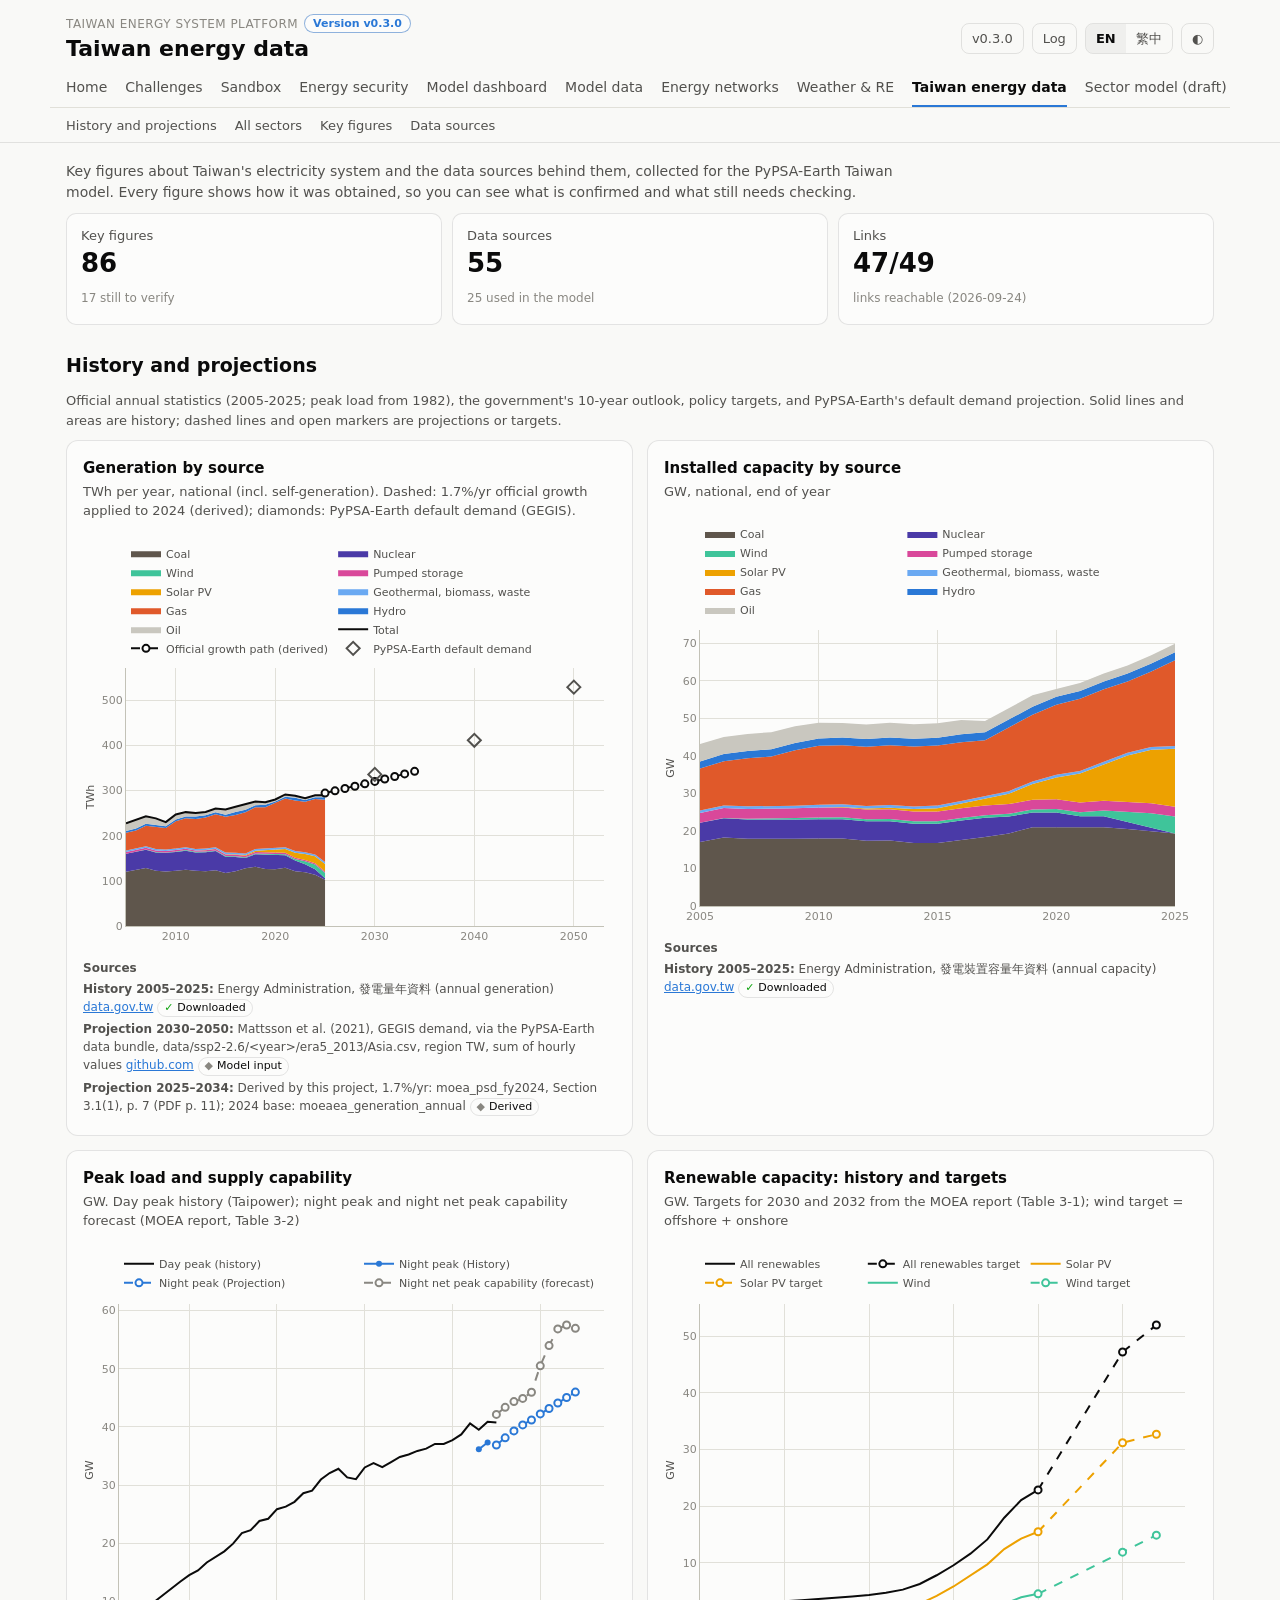
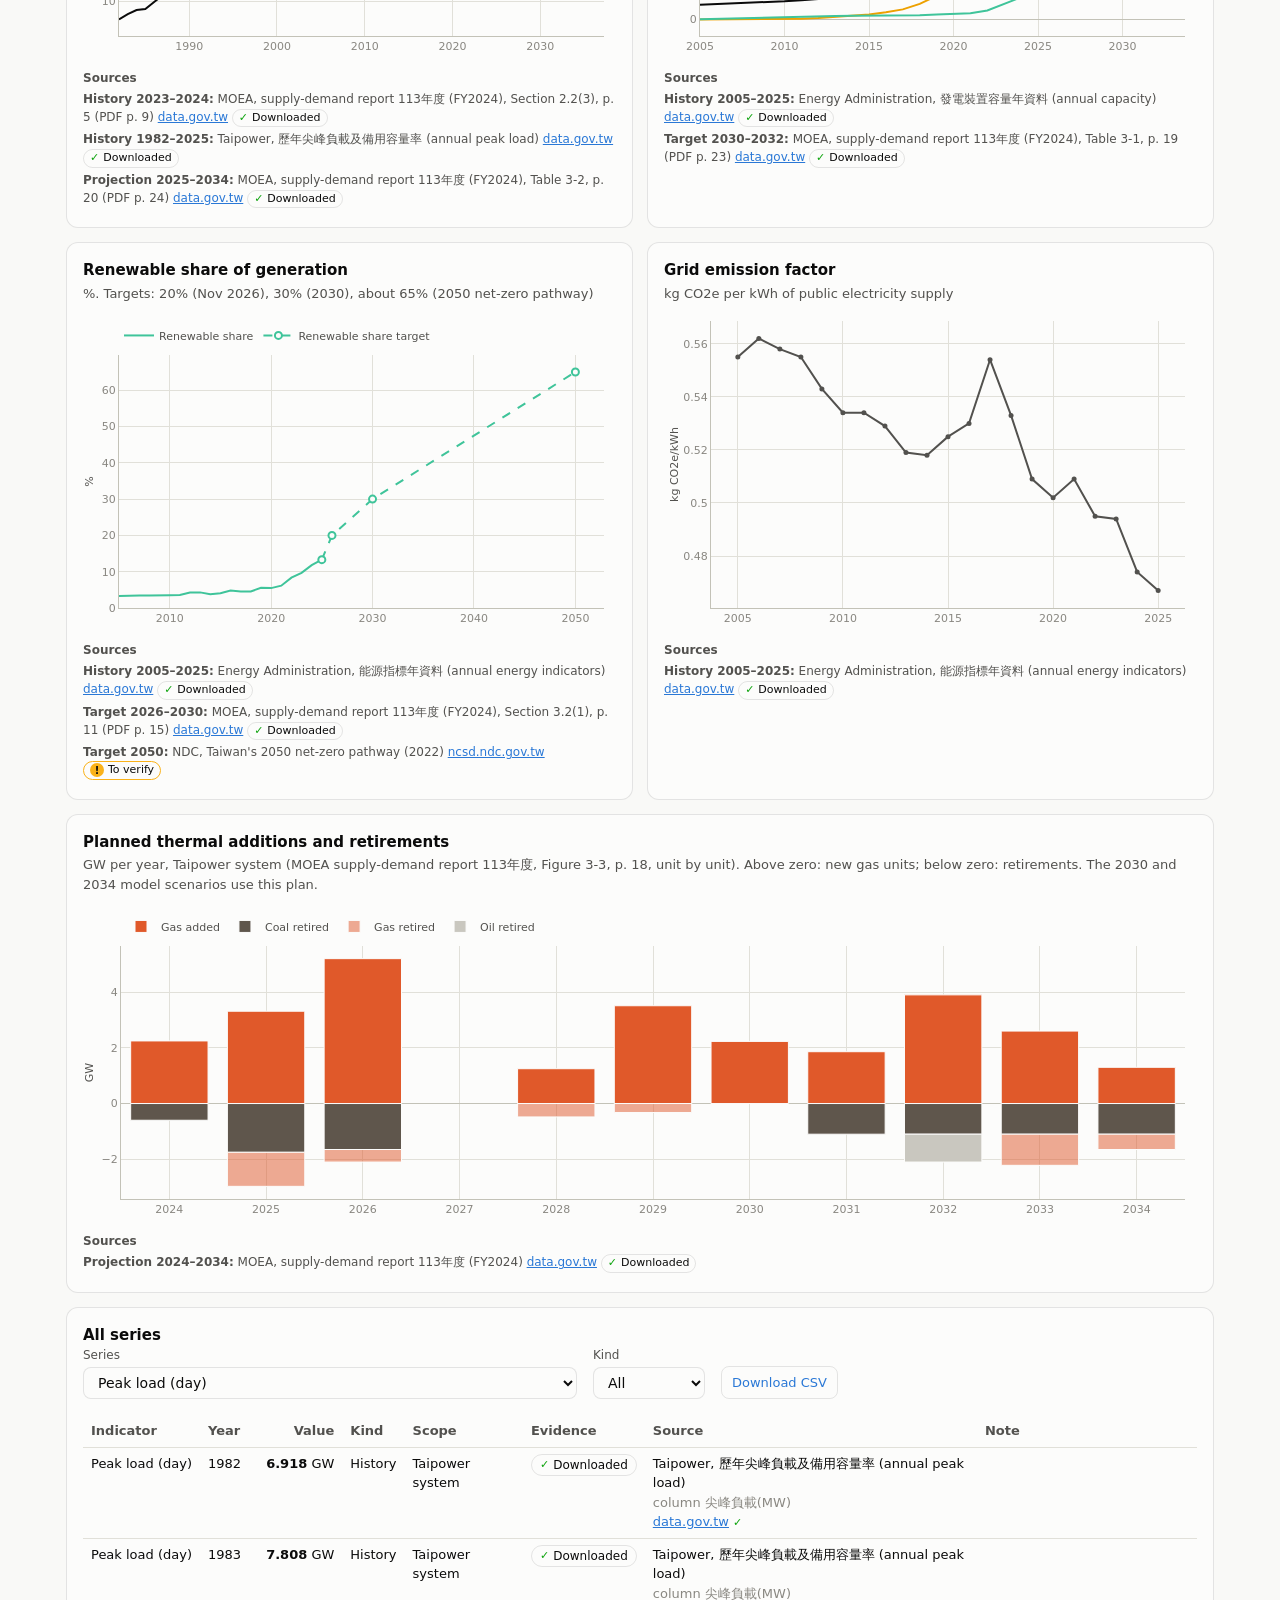
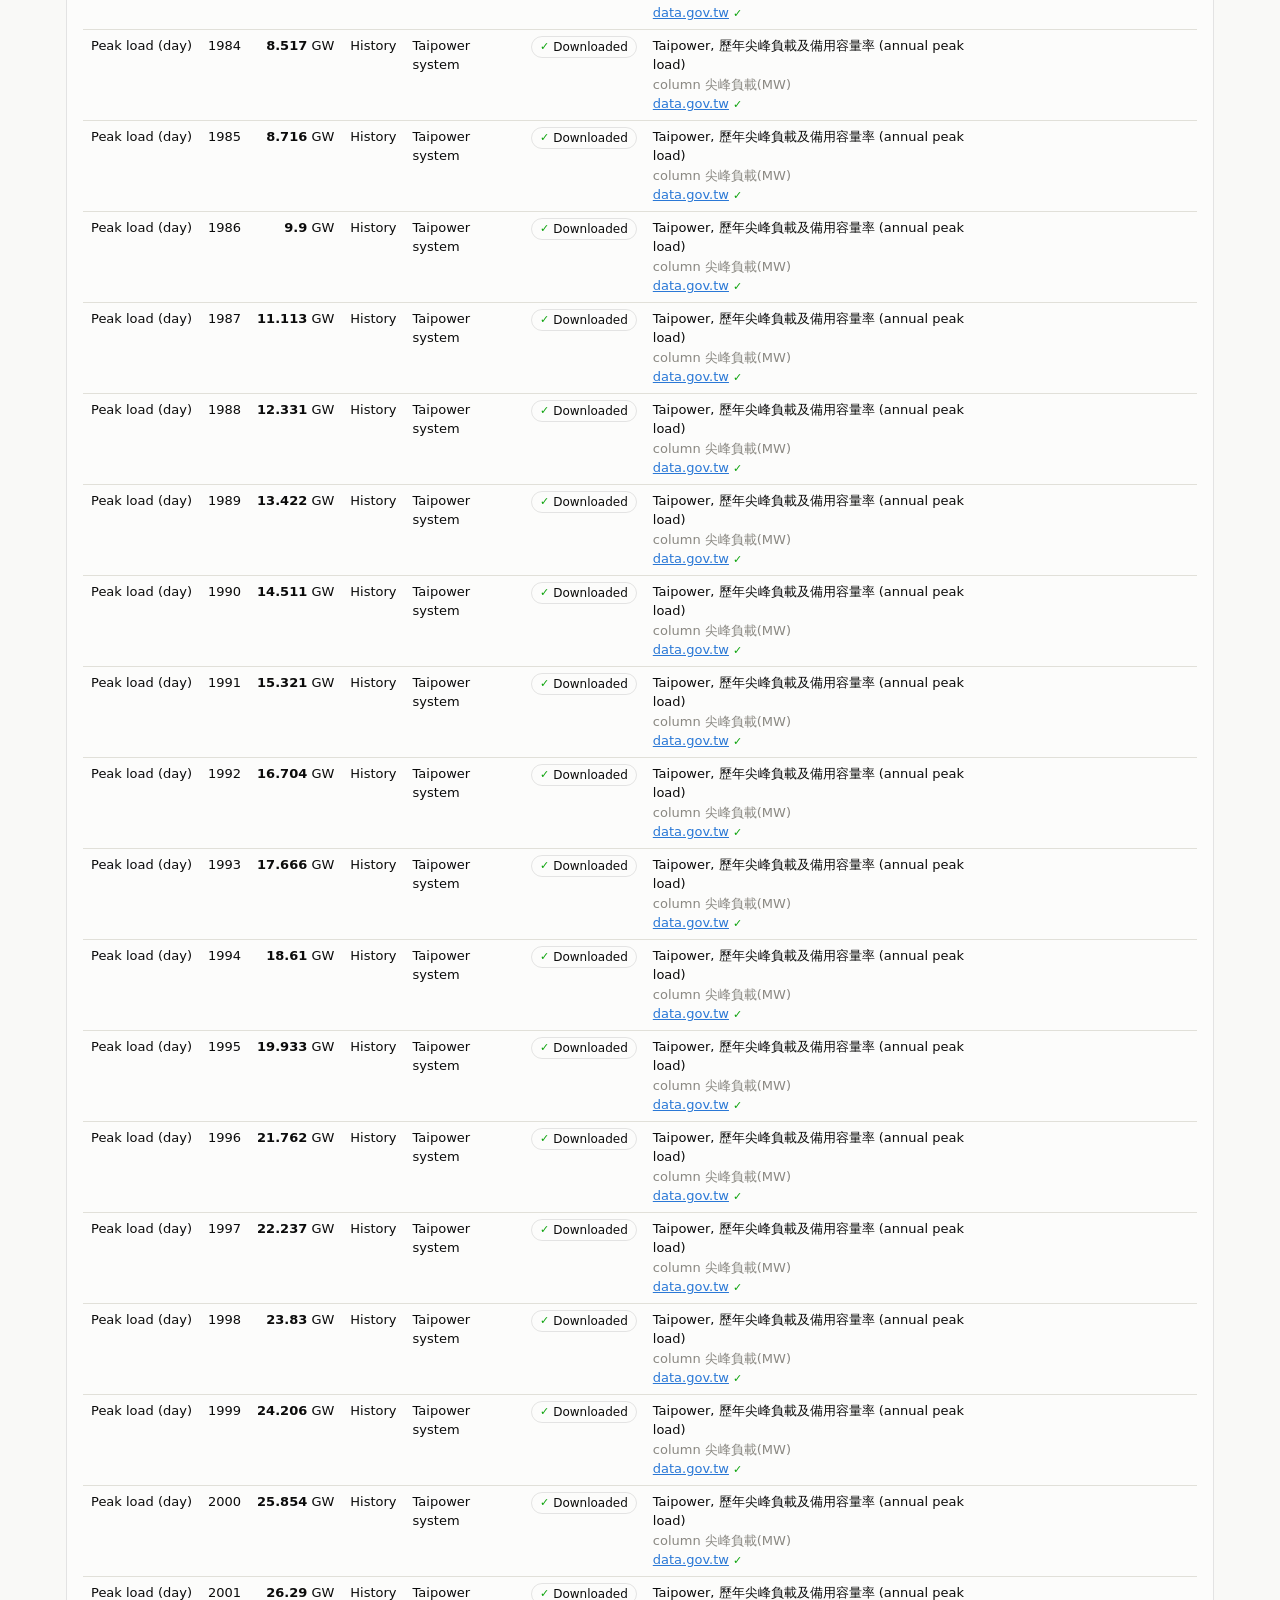
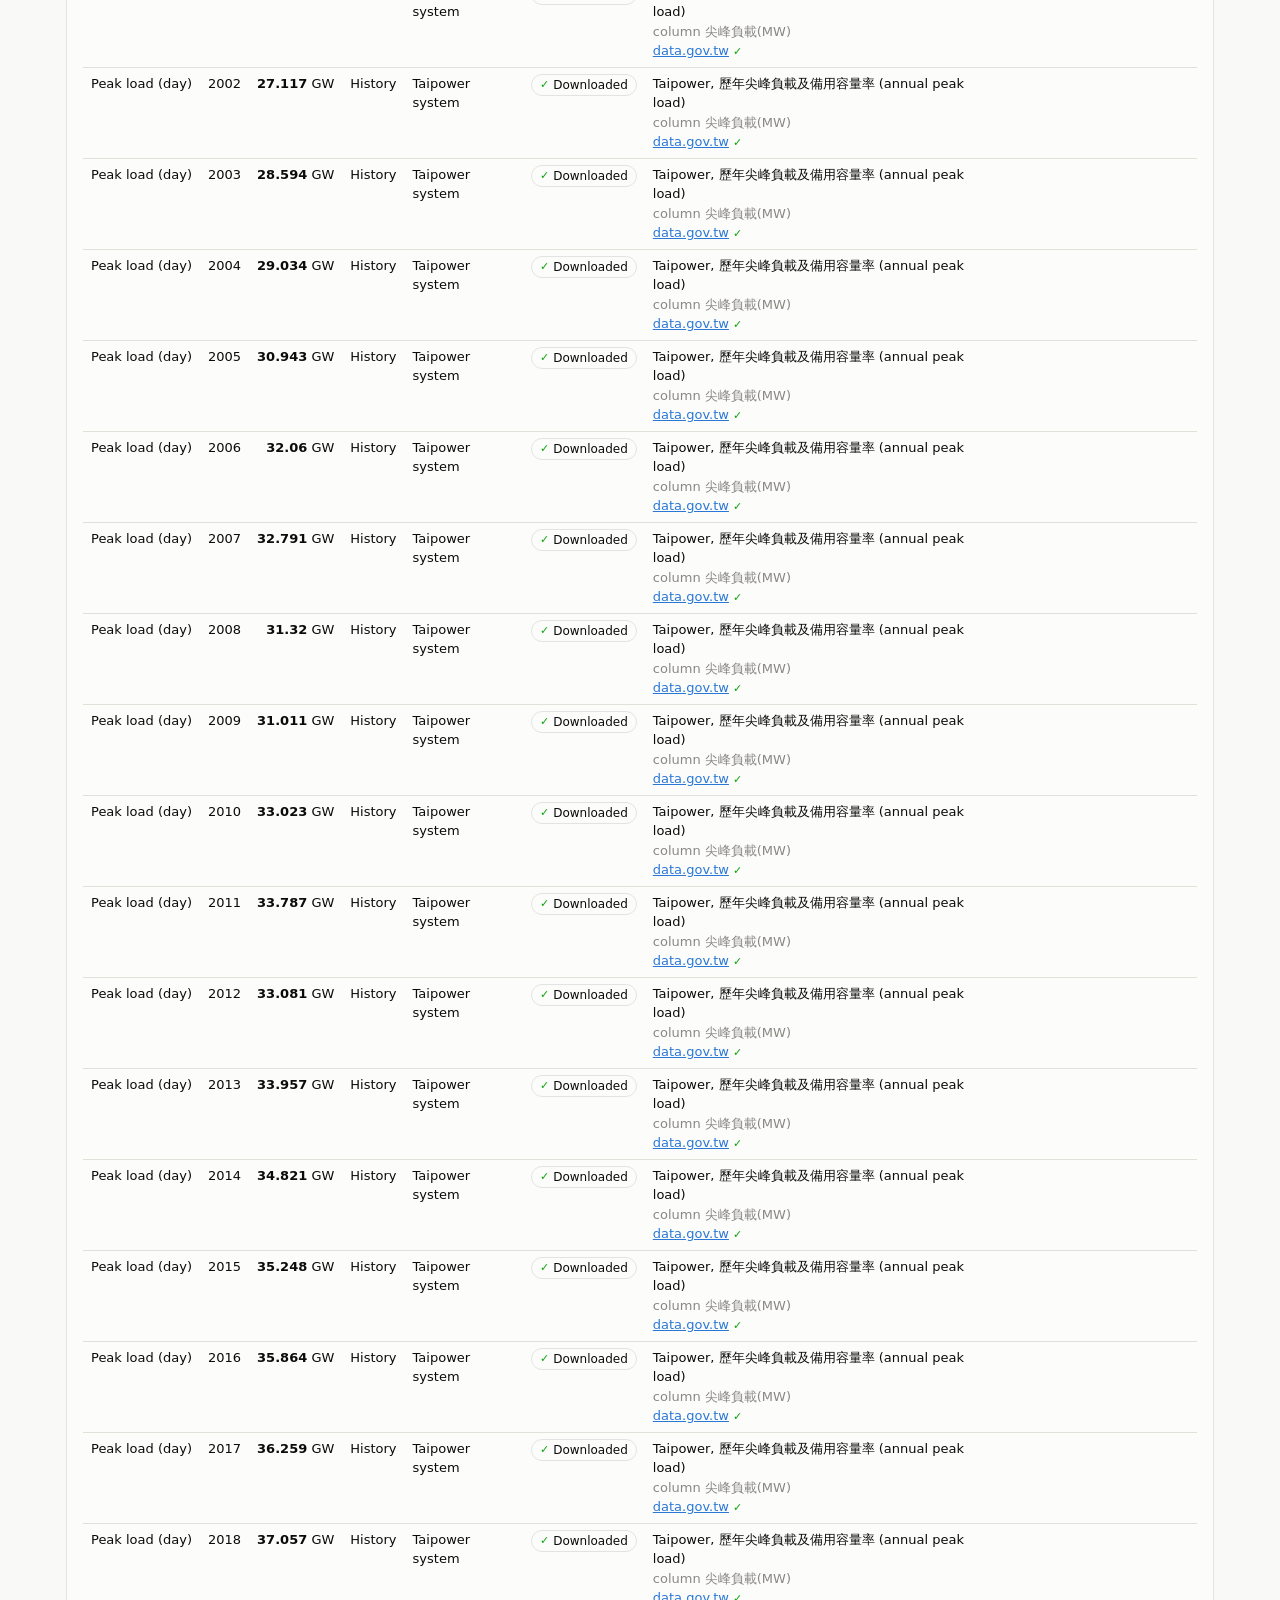
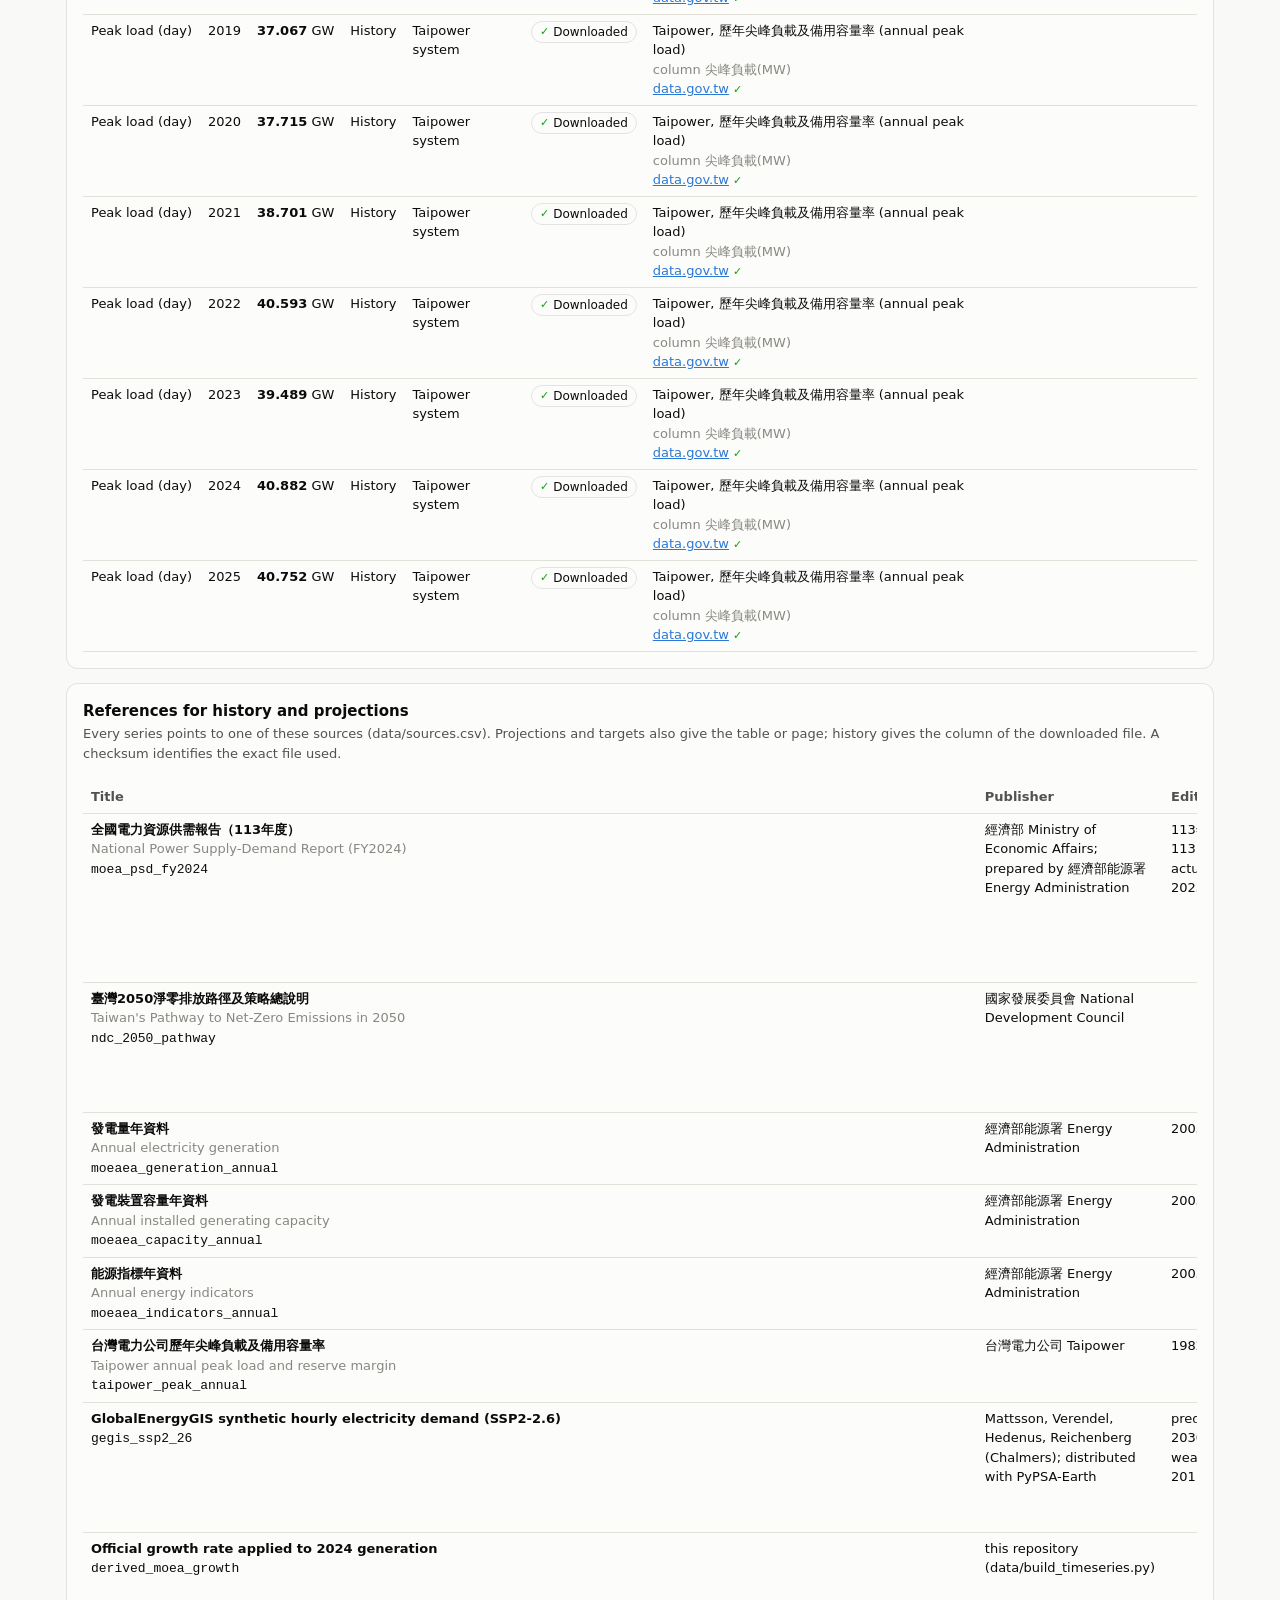
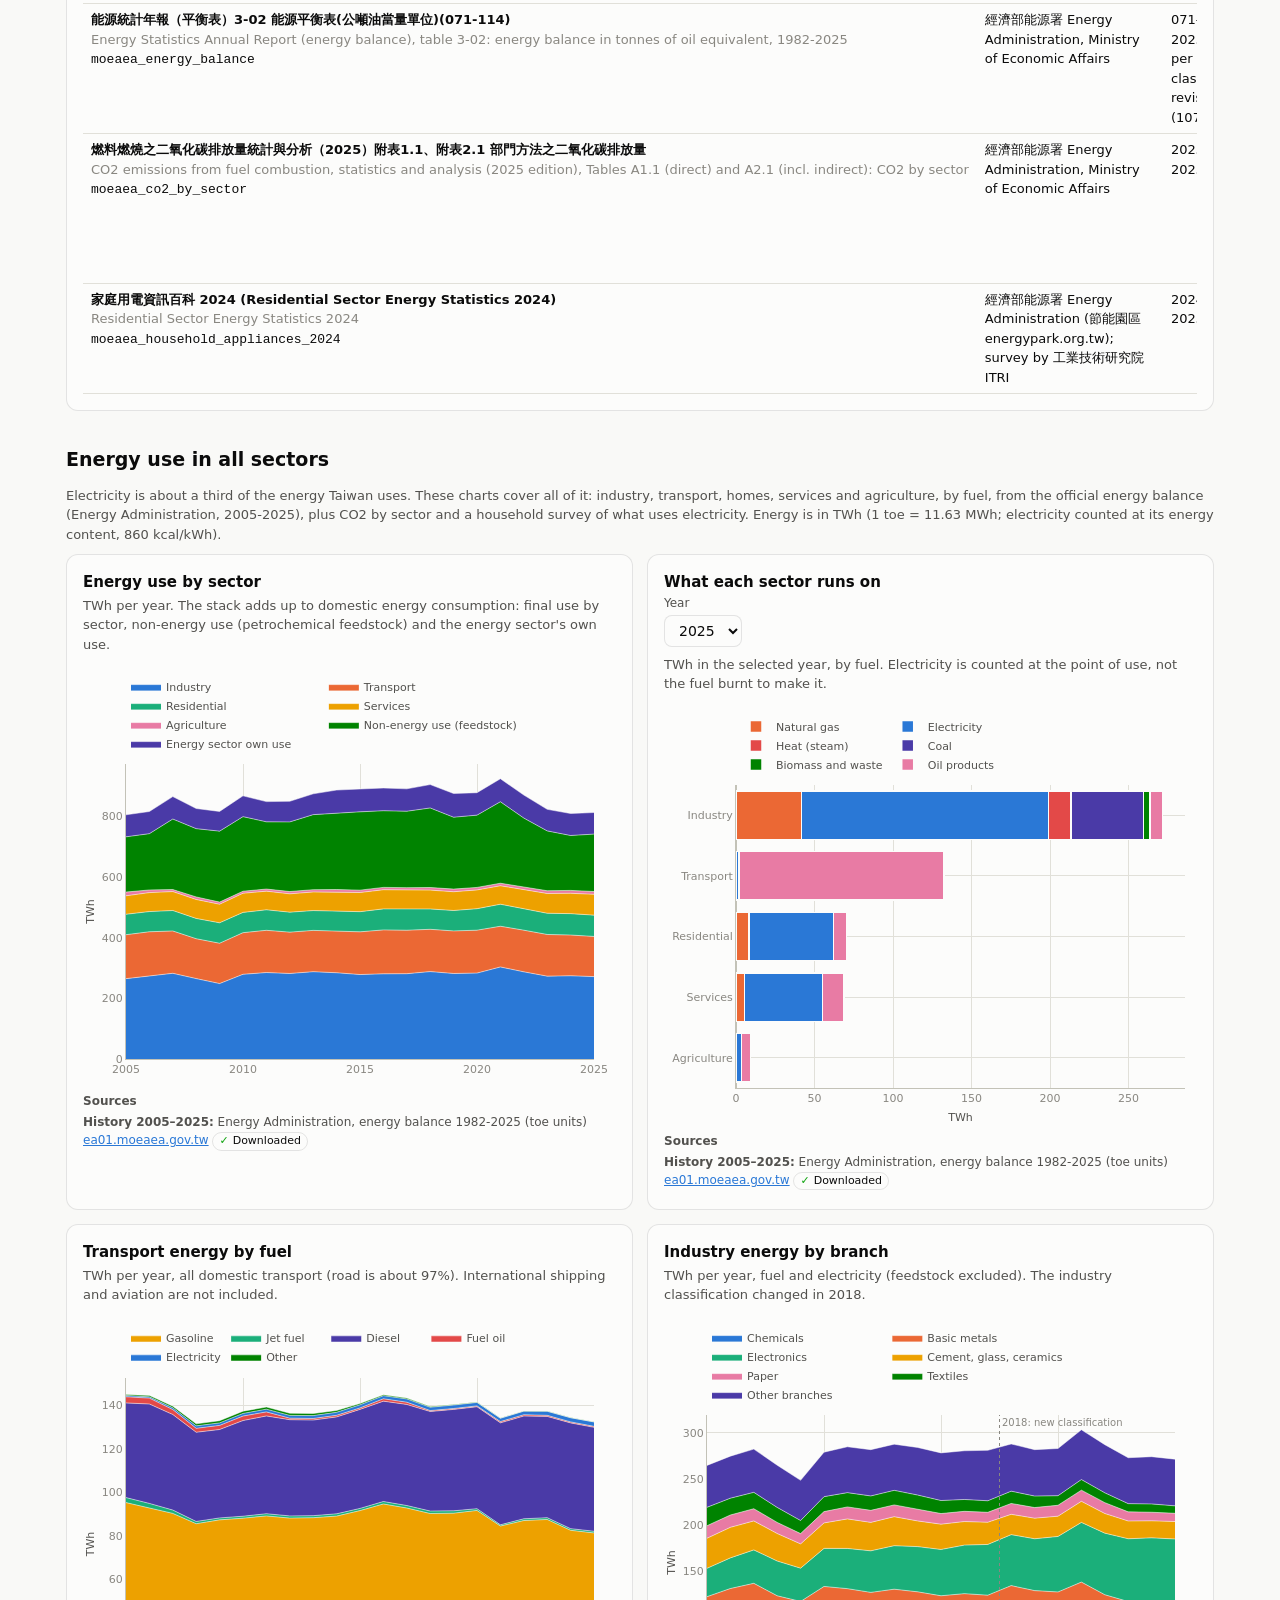
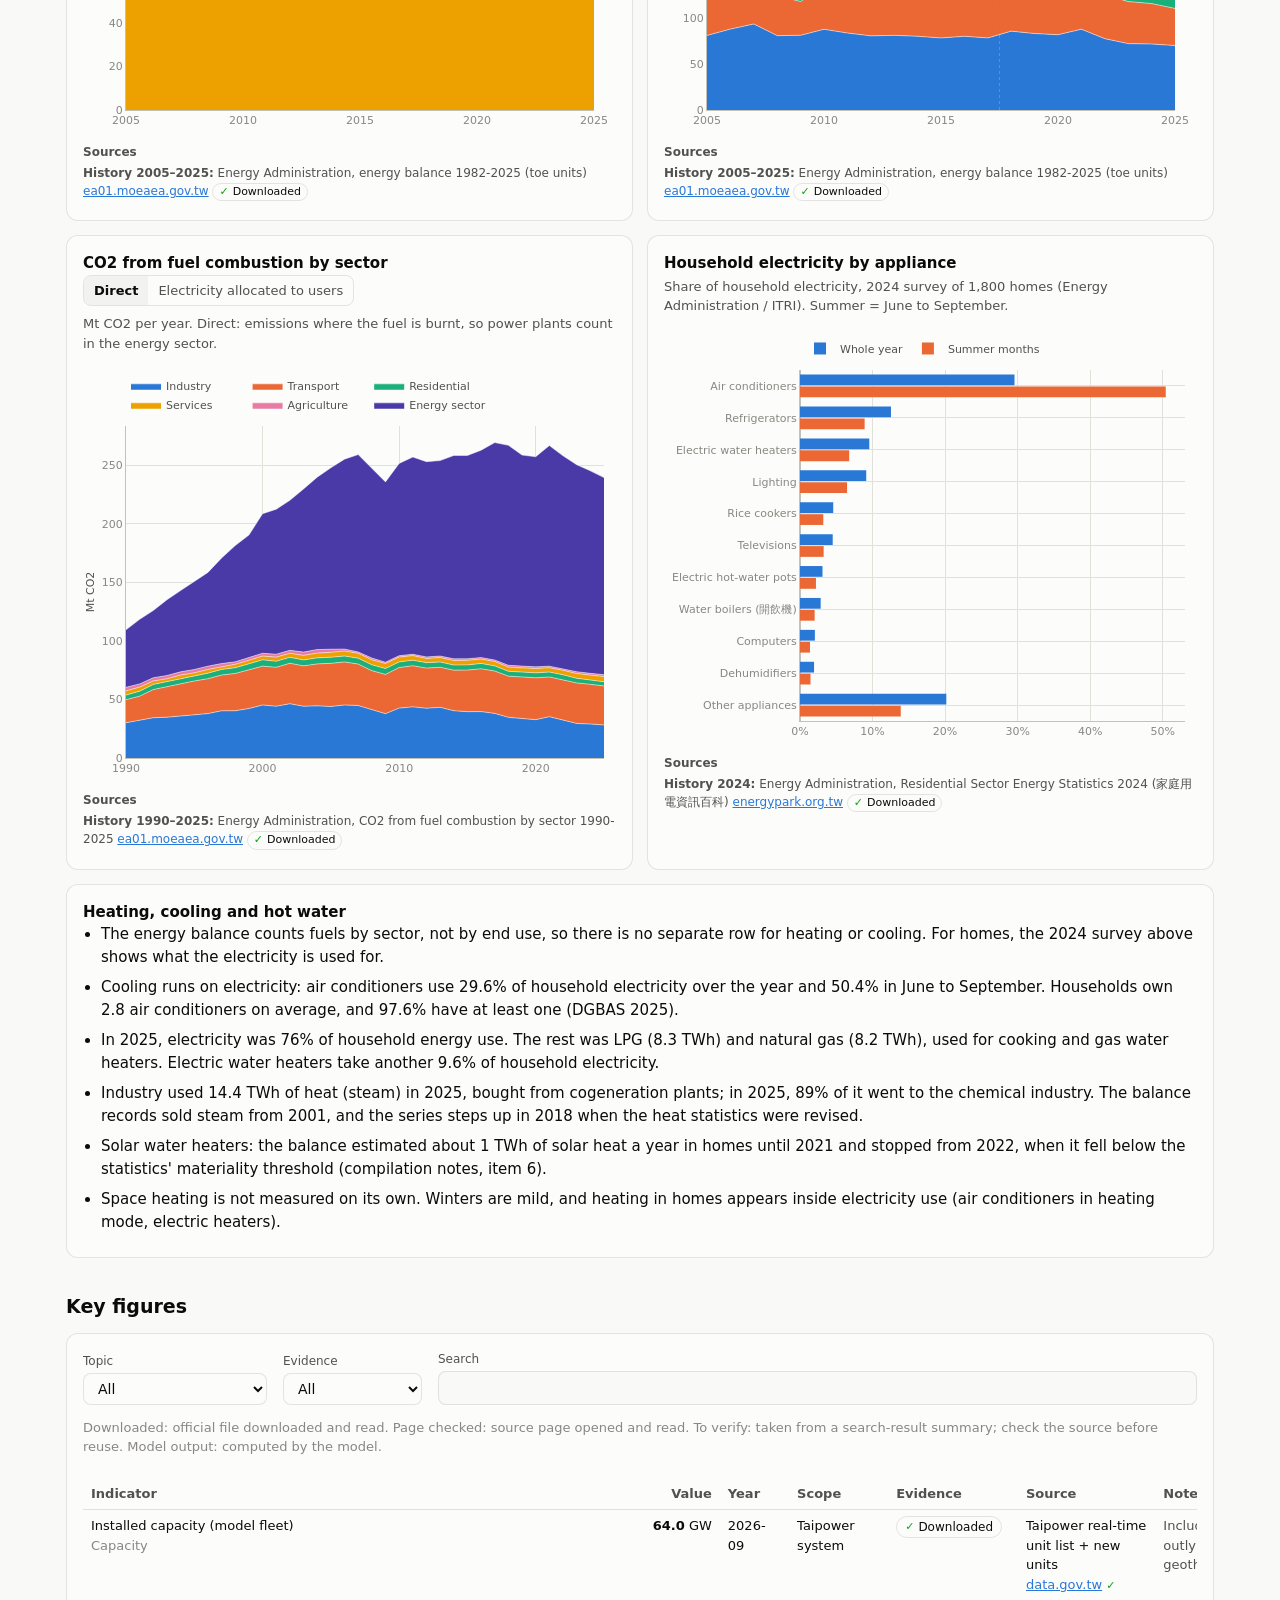
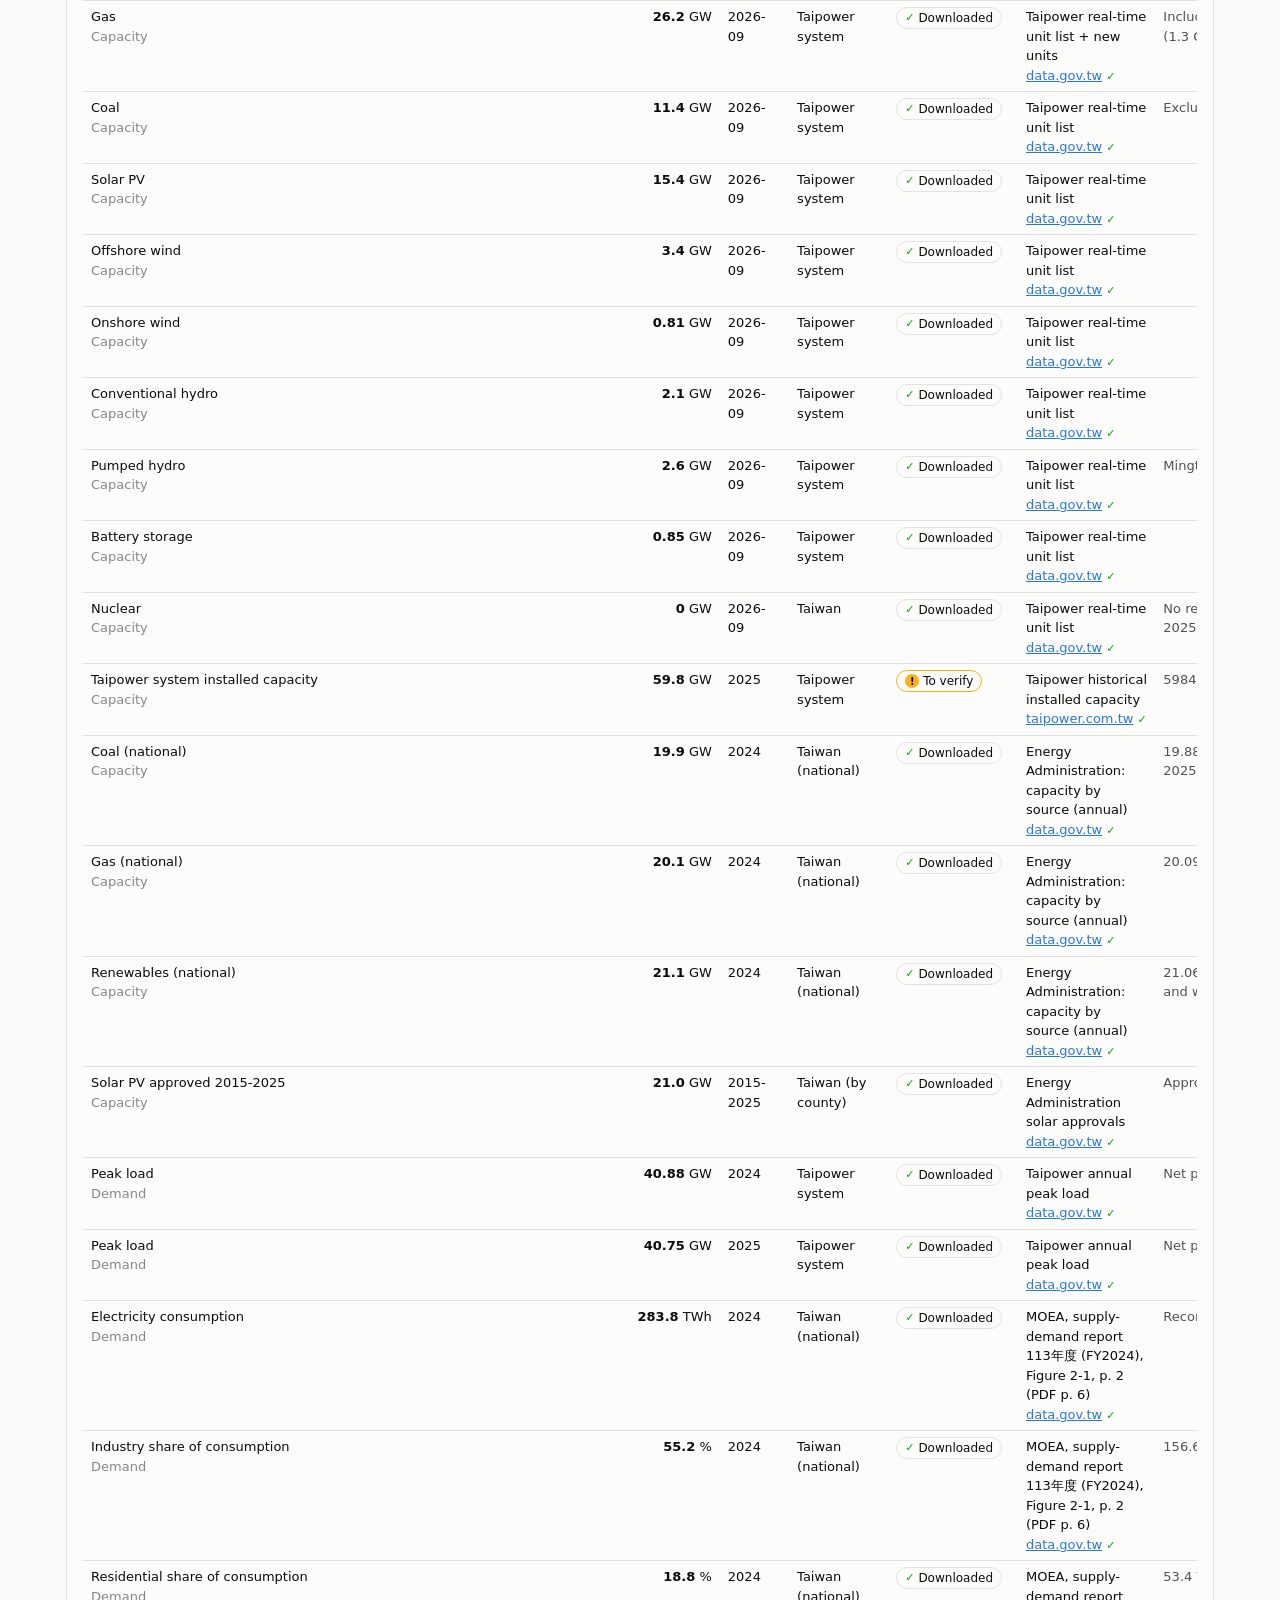
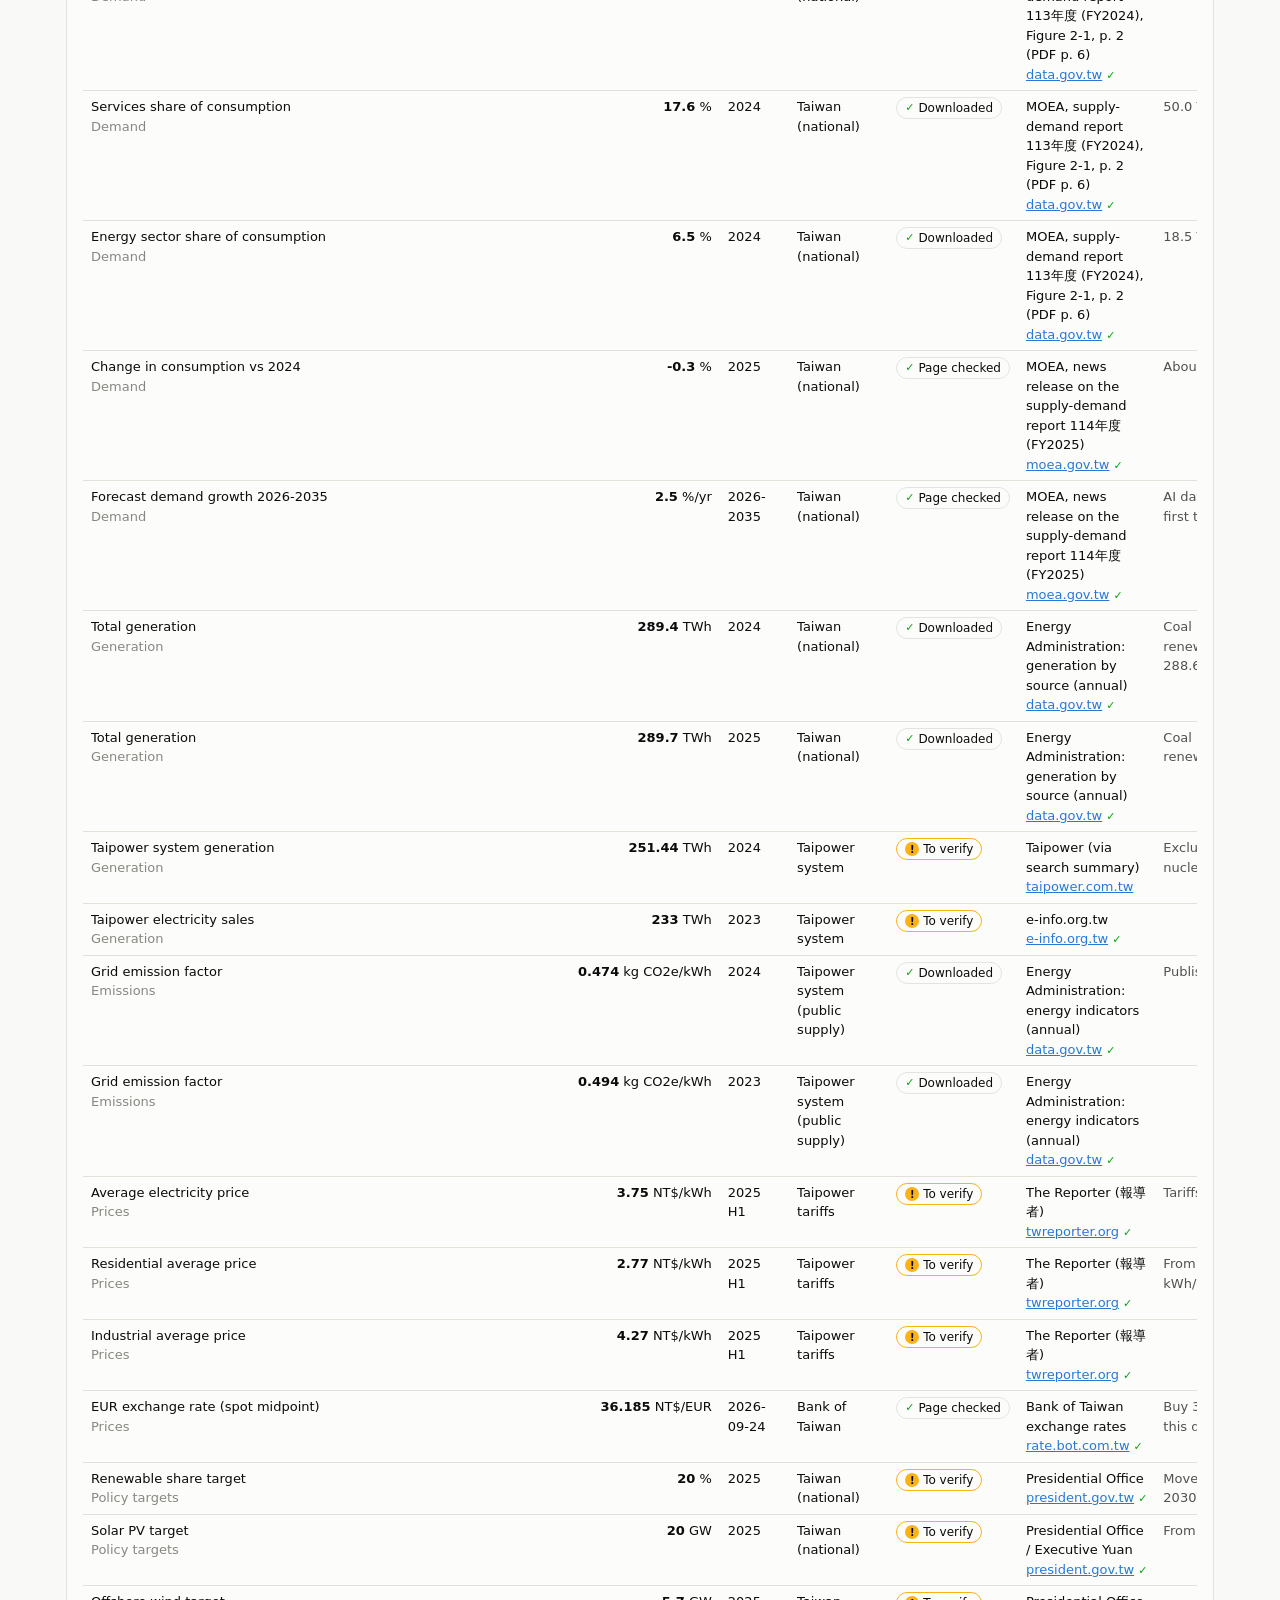
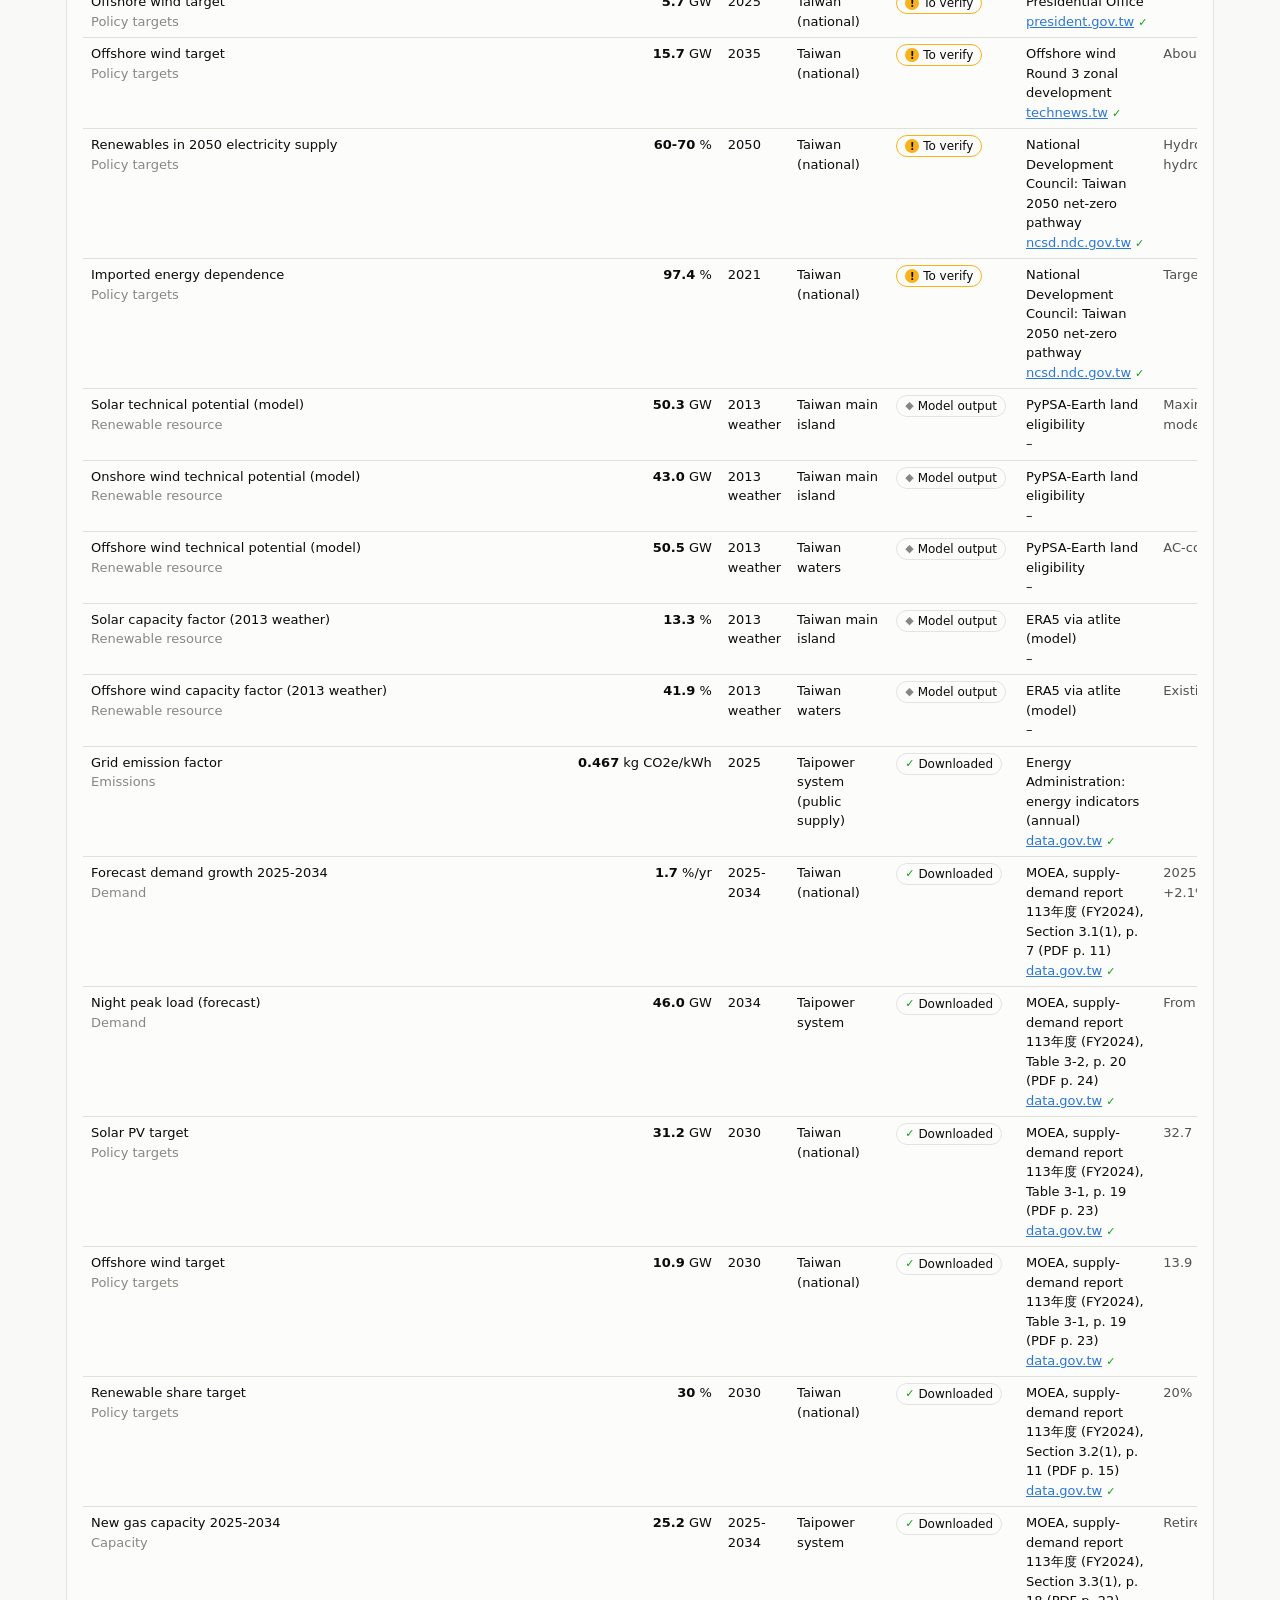
<file: docs/taiwan-data.html>
<!doctype html>
<html lang="en">
  <head>
    <meta charset="utf-8" />
    <meta name="viewport" content="width=device-width, initial-scale=1" />
    <title>Taiwan Energy Data | 台灣能源資料</title>
    <meta name="description" content="Key figures and data sources for Taiwan's electricity system, with evidence status and links." />
    <link rel="stylesheet" href="assets/site.css?v=722914cf" />
    <script src="https://cdn.plot.ly/plotly-2.35.2.min.js"></script>
    <script src="assets/taiwan-data.js?v=13fd2588" defer></script>
    <script data-goatcounter="https://taiwan-energy-system-platform.goatcounter.com/count" async src="https://gc.zgo.at/count.js"></script>
  </head>
  <body>
    <header class="topbar">
      <div class="shell topbar-inner">
        <div>
          <div class="eyebrow"><span class="t-en">Taiwan Energy System Platform</span><span class="t-zh">台灣能源系統平台</span> <a class="ver-badge" href="https://github.com/BartonChenTW/taiwan-energy-model/releases/tag/tem-v0.3.0" rel="noopener" title="Website release version (tem-v0.3.0)"><span class="t-en">Version</span><span class="t-zh">版本</span> v0.3.0</a></div>
          <h1 data-i18n="title">Taiwan energy data</h1>
        </div>
        <div class="toolbar">
          <a class="ghost ver-toolbar" href="https://github.com/BartonChenTW/taiwan-energy-model/blob/main/CHANGELOG.md" rel="noopener" title="Version &amp; Changelog">v0.3.0</a>
          <a class="ghost ver-toolbar" href="https://github.com/BartonChenTW/taiwan-energy-model/blob/main/notes/log.md" rel="noopener" title="Project log"><span class="t-en">Log</span><span class="t-zh">日誌</span></a>
          <div class="segmented" role="group" aria-label="Language">
            <button type="button" data-lang="en" aria-pressed="true">EN</button>
            <button type="button" data-lang="zh" aria-pressed="false">繁中</button>
          </div>
          <button type="button" id="theme-toggle" class="ghost" aria-label="Toggle dark mode">◐</button>
        </div>
      </div>
      <nav class="shell tabs" aria-label="Pages">
        <a href="index.html"><span class="t-en">Home</span><span class="t-zh">首頁</span></a>
        <a href="challenges.html"><span class="t-en">Challenges</span><span class="t-zh">挑戰</span></a>
        <a href="sandbox.html"><span class="t-en">Sandbox</span><span class="t-zh">情境沙盒</span></a>
        <a href="energy-security.html"><span class="t-en">Energy security</span><span class="t-zh">能源安全</span></a>
        <a href="dashboard.html"><span class="t-en">Model dashboard</span><span class="t-zh">模型儀表板</span></a>
        <a href="model-data.html"><span class="t-en">Model data</span><span class="t-zh">模型資料</span></a>
        <a href="grid.html"><span class="t-en">Energy networks</span><span class="t-zh">能源網路</span></a>
        <a href="weather-re.html"><span class="t-en">Weather &amp; RE</span><span class="t-zh">氣象與再生能源</span></a>
        <a href="taiwan-data.html" aria-current="page"><span class="t-en">Taiwan energy data</span><span class="t-zh">台灣能源資料</span></a>
        <a href="sector-draft.html"><span class="t-en">Sector model (draft)</span><span class="t-zh">部門耦合（草稿）</span></a>
        <a href="request.html"><span class="t-en">Request a run</span><span class="t-zh">申請模擬</span></a>
        <a href="about.html"><span class="t-en">About</span><span class="t-zh">關於</span></a>
      </nav>
      <nav class="shell tabs inline" aria-label="Sections">
        <a href="#history" data-i18n="nav_history">History and projections</a>
        <a href="#sectors" data-i18n="nav_sectors">All sectors</a>
        <a href="#facts" data-i18n="nav_facts">Key figures</a>
        <a href="#sources" data-i18n="nav_sources">Data sources</a>
      </nav>
    </header>

    <main class="shell">
      <p class="sub intro" data-i18n="intro"></p>
      <section class="tiles" id="tiles" aria-label="Summary"></section>

      <section id="history" class="section">
        <h2 data-i18n="history_title">History and projections</h2>
        <p class="sub" data-i18n="history_intro"></p>
        <div class="grid two">
          <article class="panel">
            <h3 data-i18n="h_gen">Generation by source</h3>
            <p class="sub" data-i18n="h_gen_sub"></p>
            <div id="chart-h-gen" class="chart tall"></div>
          </article>
          <article class="panel">
            <h3 data-i18n="h_cap">Installed capacity by source</h3>
            <p class="sub" data-i18n="h_cap_sub"></p>
            <div id="chart-h-cap" class="chart tall"></div>
          </article>
          <article class="panel">
            <h3 data-i18n="h_peak">Peak load and supply capability</h3>
            <p class="sub" data-i18n="h_peak_sub"></p>
            <div id="chart-h-peak" class="chart tall"></div>
          </article>
          <article class="panel">
            <h3 data-i18n="h_re">Renewable capacity: history and targets</h3>
            <p class="sub" data-i18n="h_re_sub"></p>
            <div id="chart-h-re" class="chart tall"></div>
          </article>
          <article class="panel">
            <h3 data-i18n="h_share">Renewable share of generation</h3>
            <p class="sub" data-i18n="h_share_sub"></p>
            <div id="chart-h-share" class="chart"></div>
          </article>
          <article class="panel">
            <h3 data-i18n="h_ef">Grid emission factor</h3>
            <p class="sub" data-i18n="h_ef_sub"></p>
            <div id="chart-h-ef" class="chart"></div>
          </article>
        </div>
        <article class="panel">
          <h3 data-i18n="h_plan">Planned thermal additions and retirements</h3>
          <p class="sub" data-i18n="h_plan_sub"></p>
          <div id="chart-h-plan" class="chart"></div>
        </article>
        <article class="panel">
          <h3 data-i18n="h_table">All series</h3>
          <div class="filters">
            <label><span data-i18n="filter_series">Series</span> <select id="ts-series"></select></label>
            <label><span data-i18n="filter_kind">Kind</span> <select id="ts-kind"></select></label>
            <a class="download" href="data/taiwan_timeseries.csv" download data-i18n="download_csv">Download CSV</a>
          </div>
          <div id="table-ts" class="table-wrap"></div>
        </article>
        <article class="panel" id="refs">
          <h3 data-i18n="h_refs">References for history and projections</h3>
          <p class="sub" data-i18n="h_refs_sub"></p>
          <div id="table-refs" class="table-wrap"></div>
        </article>
      </section>

      <section id="sectors" class="section">
        <h2 data-i18n="sectors_title">Energy use in all sectors</h2>
        <p class="sub" data-i18n="sectors_intro"></p>
        <div class="grid two">
          <article class="panel">
            <h3 data-i18n="h_sector">Energy use by sector</h3>
            <p class="sub" data-i18n="h_sector_sub"></p>
            <div id="chart-s-sector" class="chart tall"></div>
          </article>
          <article class="panel">
            <h3 data-i18n="h_fuel">What each sector runs on</h3>
            <div class="filters">
              <label><span data-i18n="filter_year">Year</span> <select id="s-year"></select></label>
            </div>
            <p class="sub" data-i18n="h_fuel_sub"></p>
            <div id="chart-s-fuel" class="chart tall"></div>
          </article>
          <article class="panel">
            <h3 data-i18n="h_transport">Transport energy by fuel</h3>
            <p class="sub" data-i18n="h_transport_sub"></p>
            <div id="chart-s-transport" class="chart tall"></div>
          </article>
          <article class="panel">
            <h3 data-i18n="h_industry">Industry energy by branch</h3>
            <p class="sub" data-i18n="h_industry_sub"></p>
            <div id="chart-s-industry" class="chart tall"></div>
          </article>
          <article class="panel">
            <h3 data-i18n="h_co2s">CO2 from fuel combustion by sector</h3>
            <div class="filters">
              <div class="segmented" role="group" aria-label="Allocation" id="co2-method">
                <button type="button" data-method="direct" aria-pressed="true" data-i18n="co2_direct">Direct</button>
                <button type="button" data-method="incl_indirect" aria-pressed="false" data-i18n="co2_indirect">Electricity allocated to users</button>
              </div>
            </div>
            <p class="sub" id="h-co2s-sub"></p>
            <div id="chart-s-co2" class="chart tall"></div>
          </article>
          <article class="panel">
            <h3 data-i18n="h_home">Household electricity by appliance</h3>
            <p class="sub" data-i18n="h_home_sub"></p>
            <div id="chart-s-home" class="chart tall"></div>
          </article>
        </div>
        <article class="panel prose-wide">
          <h3 data-i18n="h_heatcool">Heating, cooling and hot water</h3>
          <ul class="findings" id="heatcool"></ul>
        </article>
      </section>

      <section id="facts" class="section">
        <h2 data-i18n="facts_title">Key figures</h2>
        <article class="panel">
          <div class="filters">
            <label><span data-i18n="filter_topic">Topic</span> <select id="fact-topic"></select></label>
            <label><span data-i18n="filter_evidence">Evidence</span> <select id="fact-evidence"></select></label>
            <label class="grow"><span data-i18n="filter_search">Search</span> <input id="fact-search" type="search" /></label>
          </div>
          <p class="muted" id="evidence-legend"></p>
          <div id="table-facts" class="table-wrap"></div>
        </article>
      </section>

      <section id="sources" class="section">
        <h2 data-i18n="sources_title">Data sources</h2>
        <article class="panel">
          <div class="filters">
            <label><span data-i18n="filter_category">Category</span> <select id="src-category"></select></label>
            <label><span data-i18n="filter_use">Use in model</span> <select id="src-use"></select></label>
            <label class="grow"><span data-i18n="filter_search">Search</span> <input id="src-search" type="search" /></label>
          </div>
          <p class="muted" id="use-legend"></p>
          <div id="table-sources" class="table-wrap"></div>
        </article>
      </section>
    </main>

    <footer class="shell footer">
      <span data-i18n="footer"></span>
    
      <div class="footer-meta"><span class="t-en">Version:</span><span class="t-zh">網站版本：</span><a class="ver-badge" href="https://github.com/BartonChenTW/taiwan-energy-model/releases/tag/tem-v0.3.0" rel="noopener">v0.3.0 (tem-v0.3.0)</a><a href="https://github.com/BartonChenTW/taiwan-energy-model/blob/main/CHANGELOG.md" rel="noopener"><span class="t-en">Changelog</span><span class="t-zh">更新紀錄</span></a><a href="https://github.com/BartonChenTW/taiwan-energy-model/blob/main/notes/log.md" rel="noopener"><span class="t-en">Project log</span><span class="t-zh">專案日誌</span></a><a href="https://github.com/BartonChenTW/taiwan-energy-model/blob/main/notes/todo.md" rel="noopener"><span class="t-en">Todo / Roadmap</span><span class="t-zh">待辦與規劃</span></a><a href="https://github.com/BartonChenTW/taiwan-energy-model/blob/main/model.lock" rel="noopener">model.lock</a></div>
    </footer>
  </body>
</html>
</file>
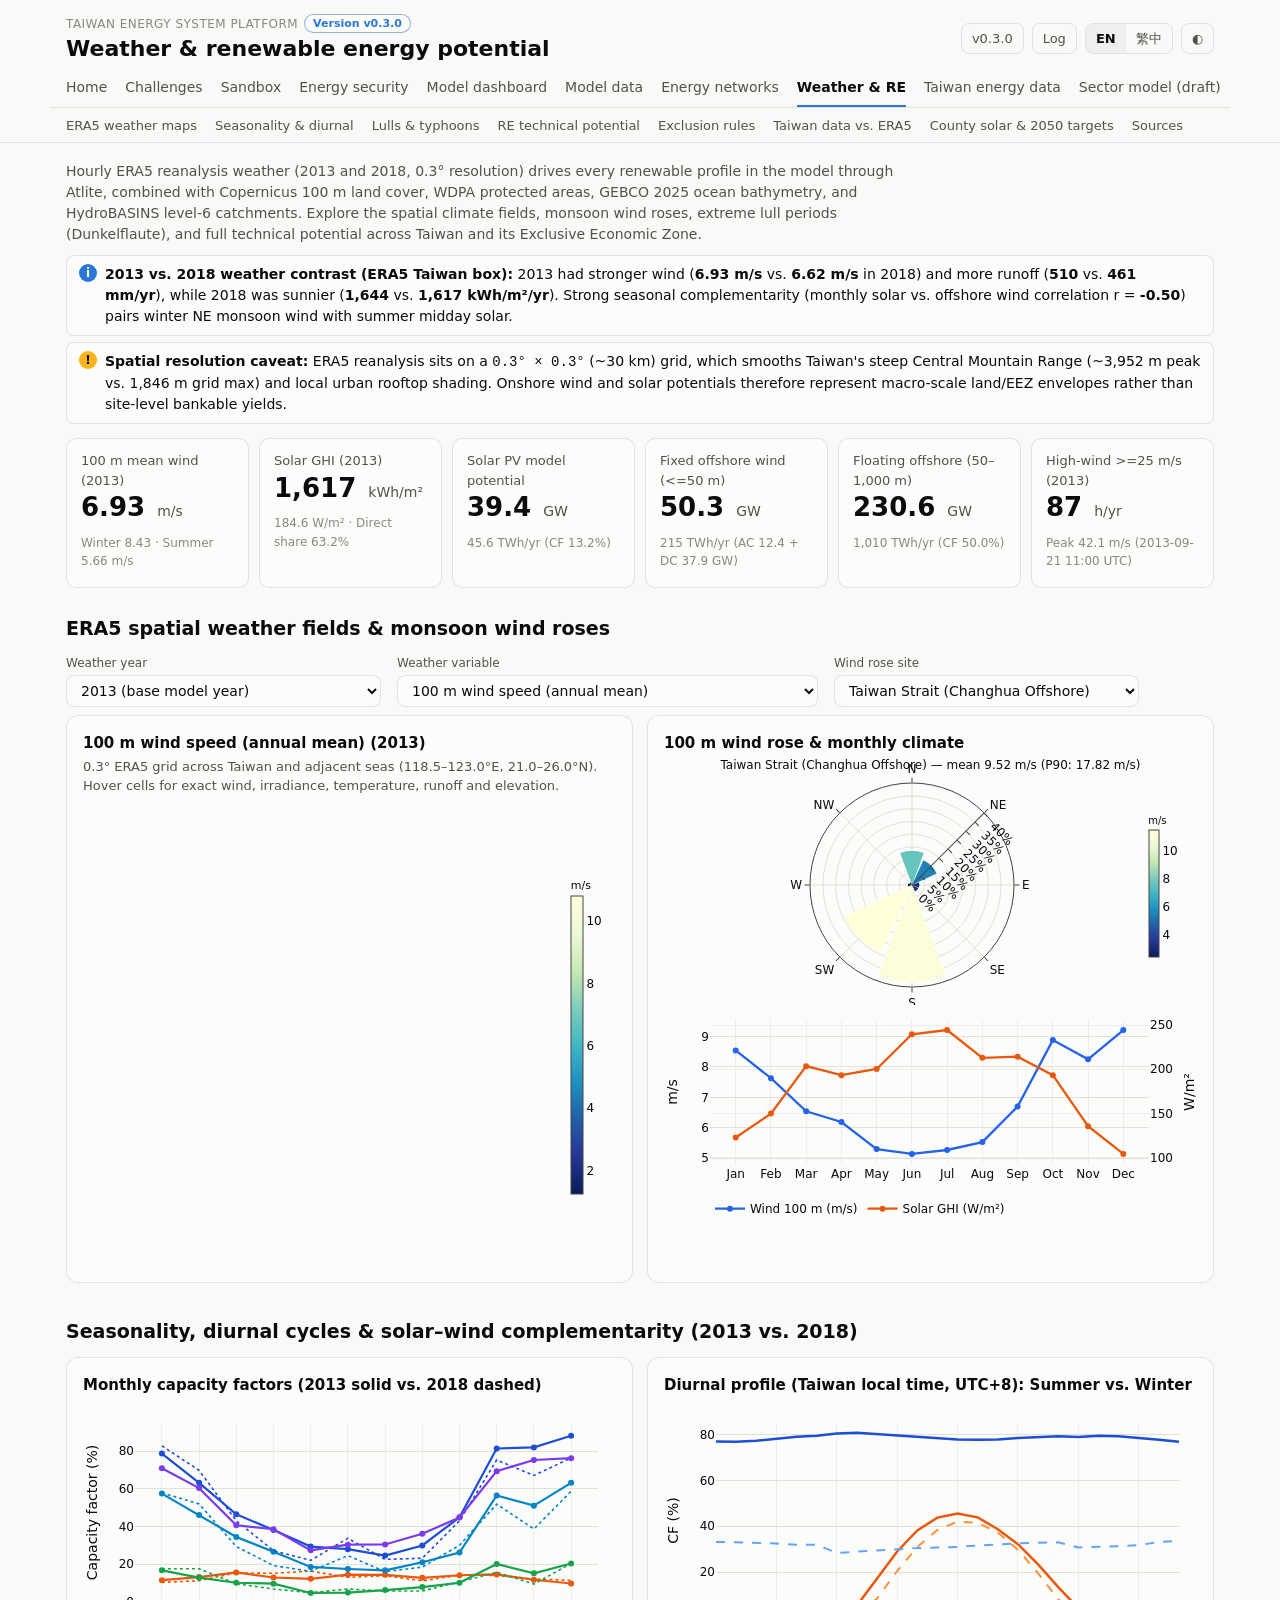
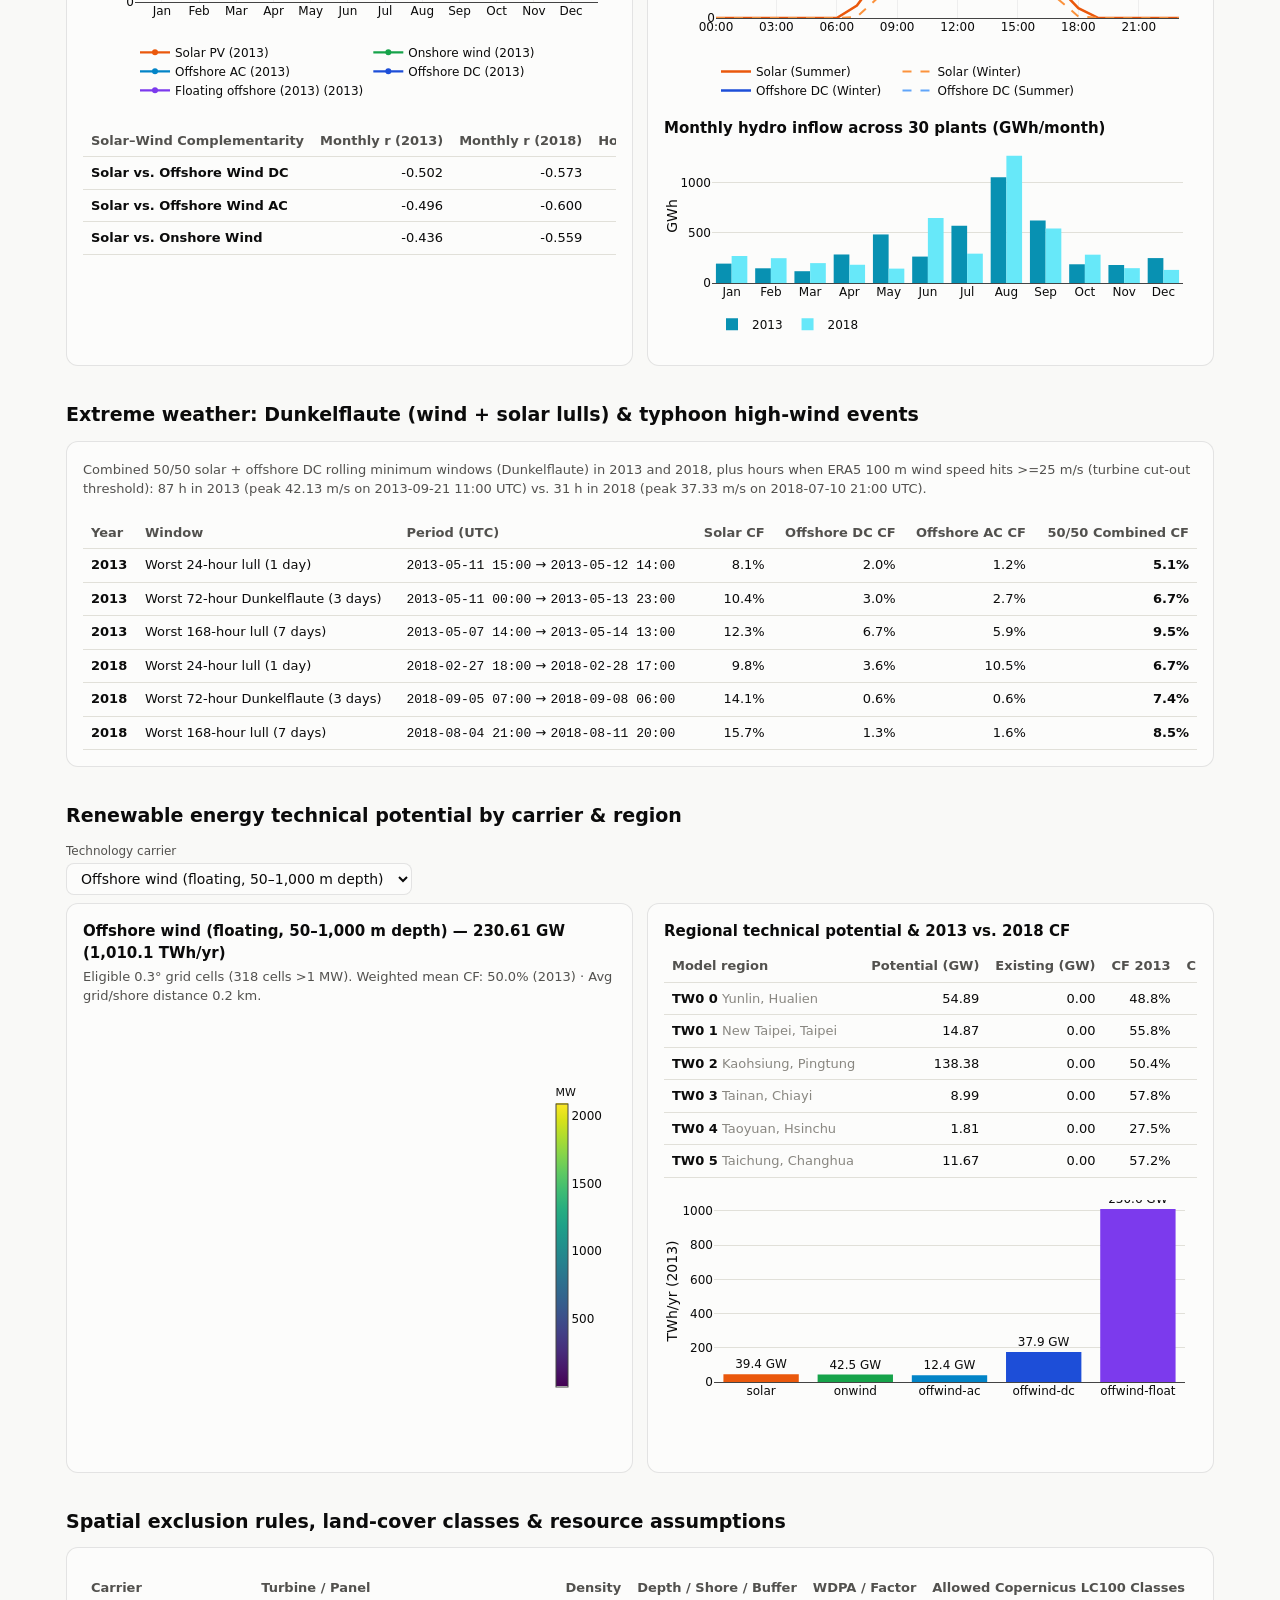
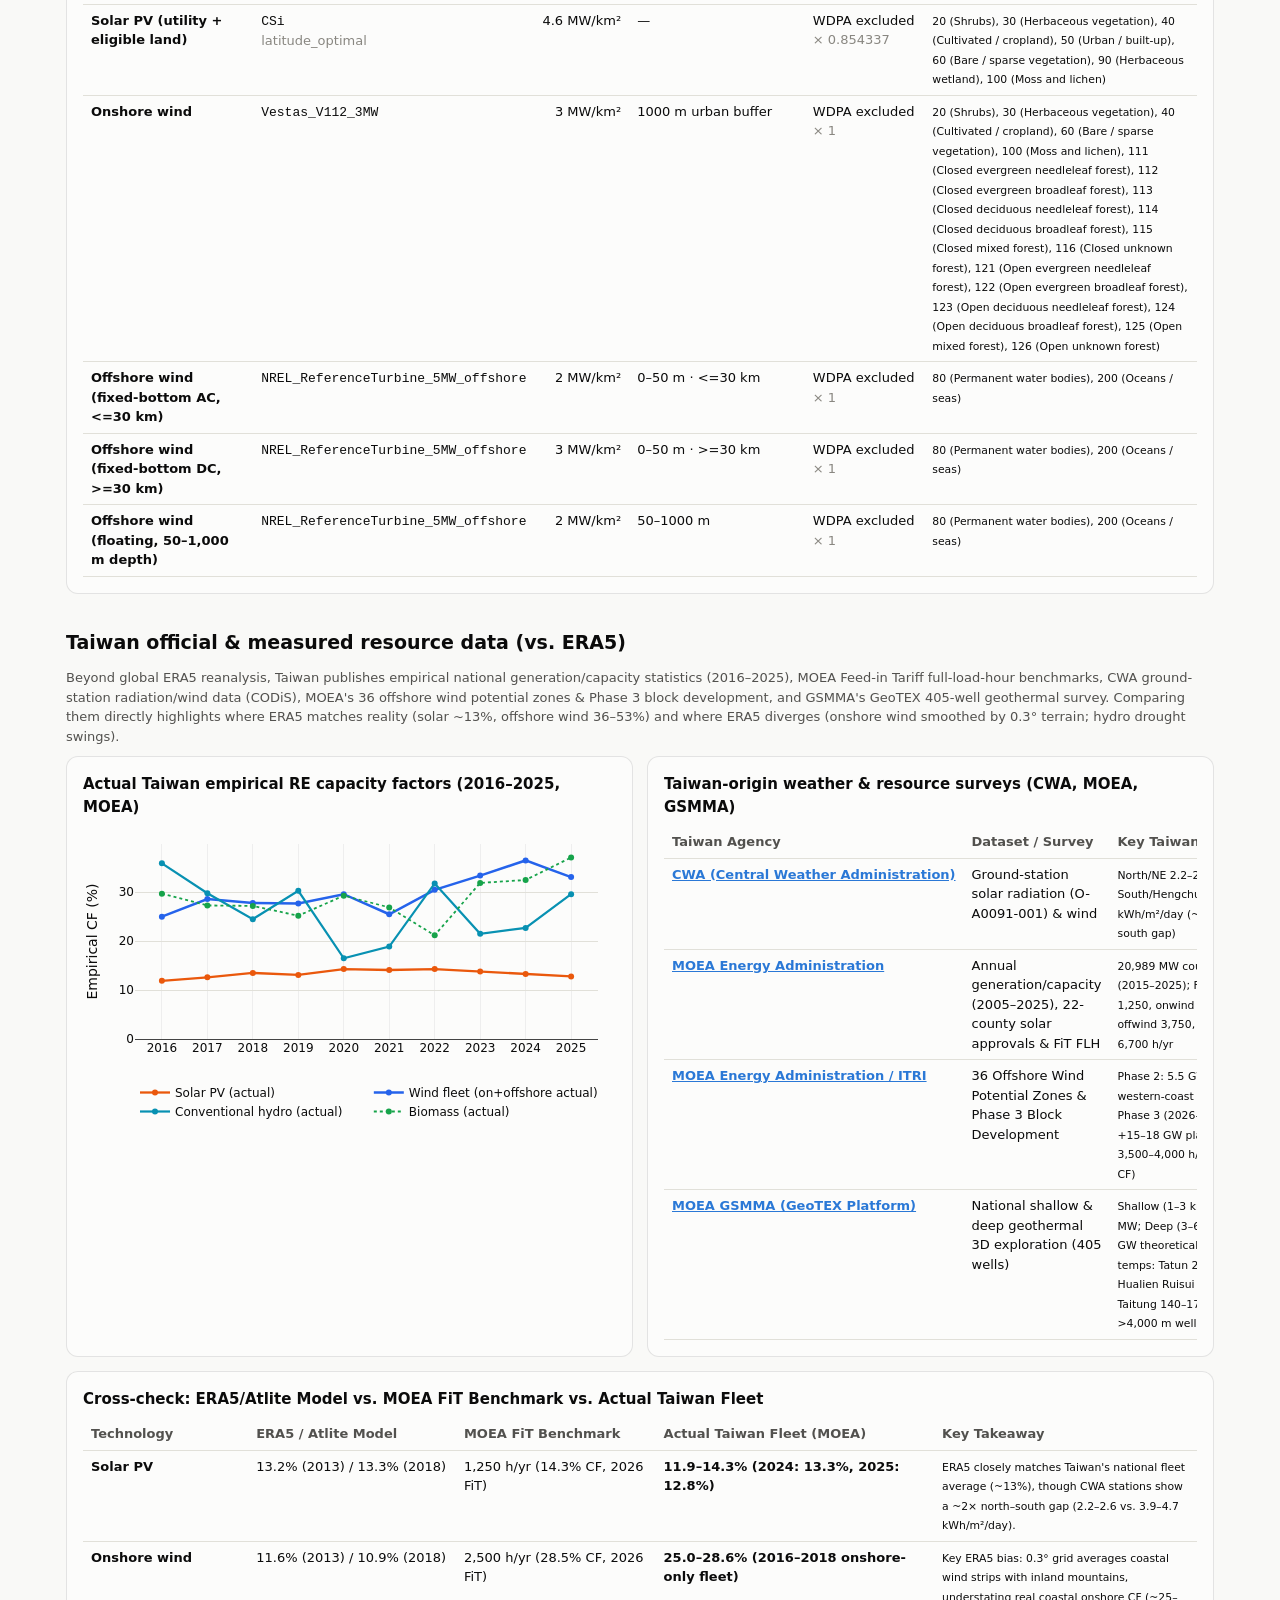
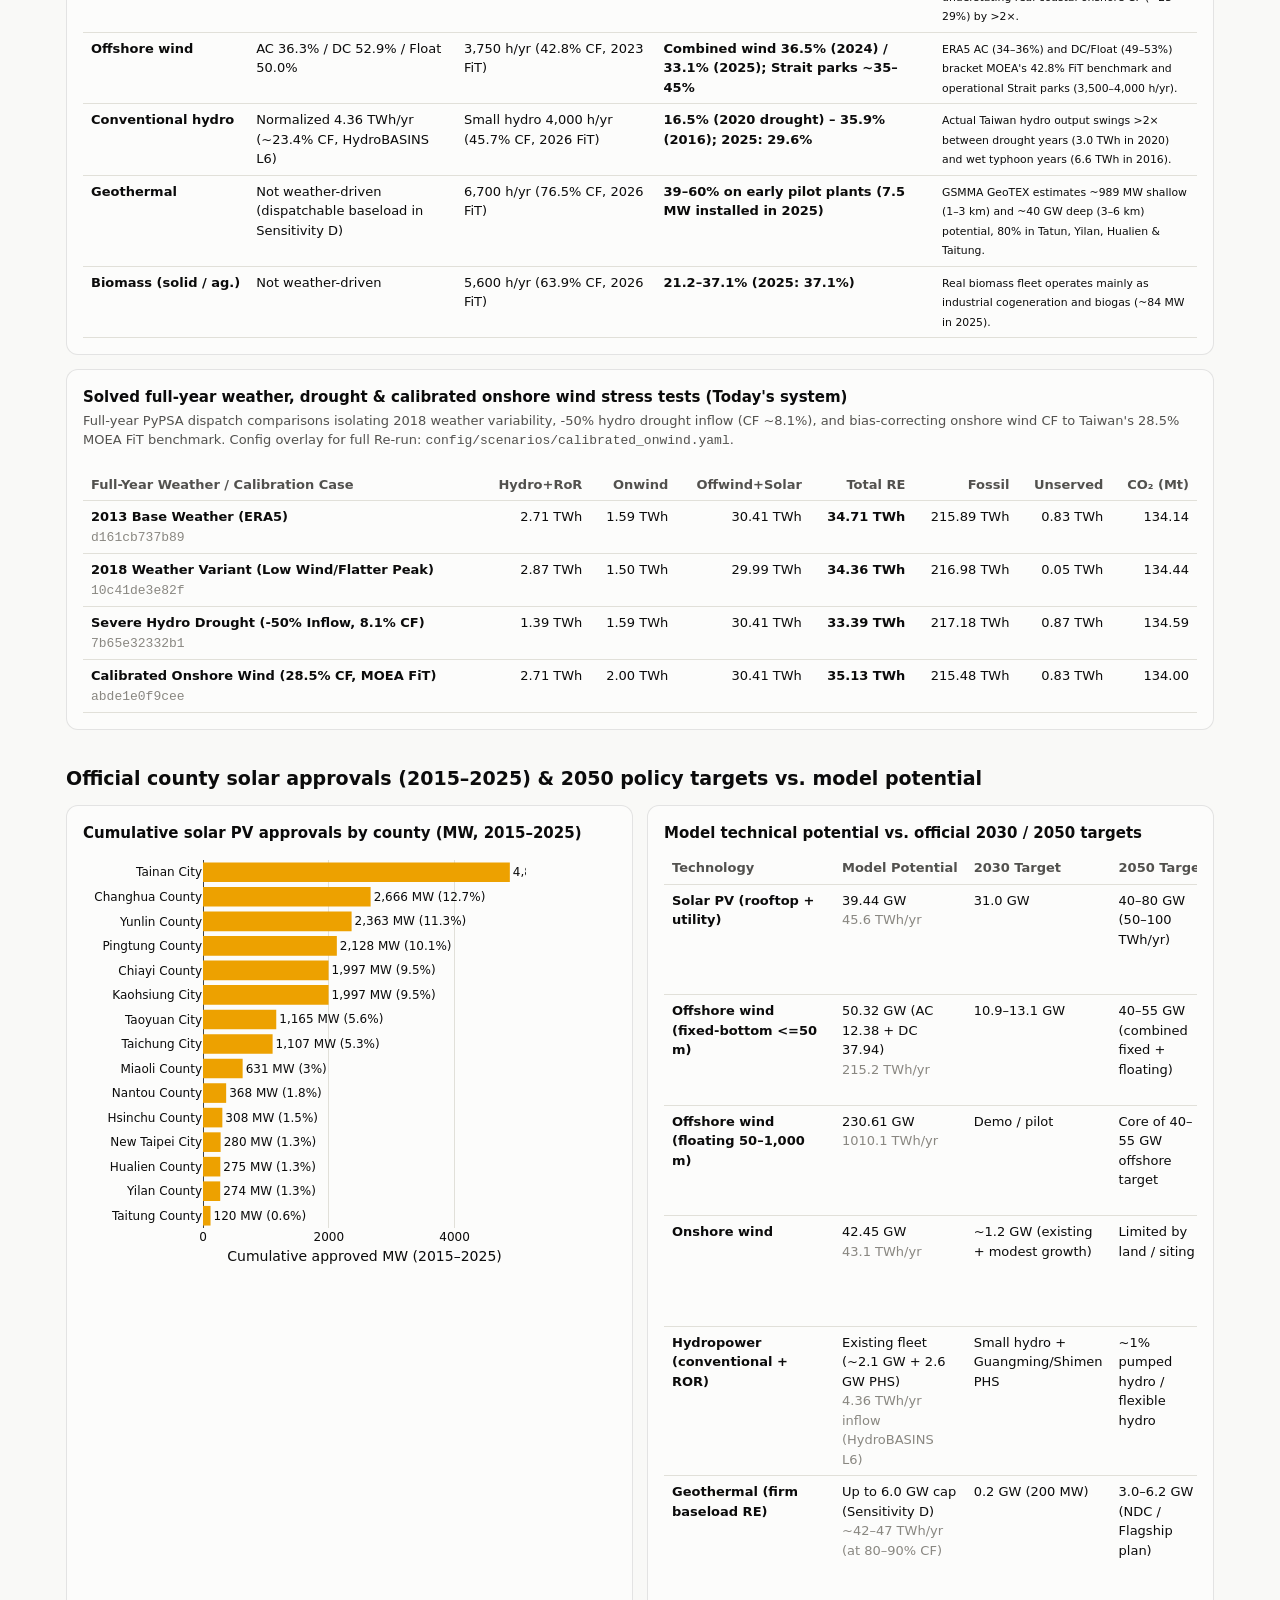
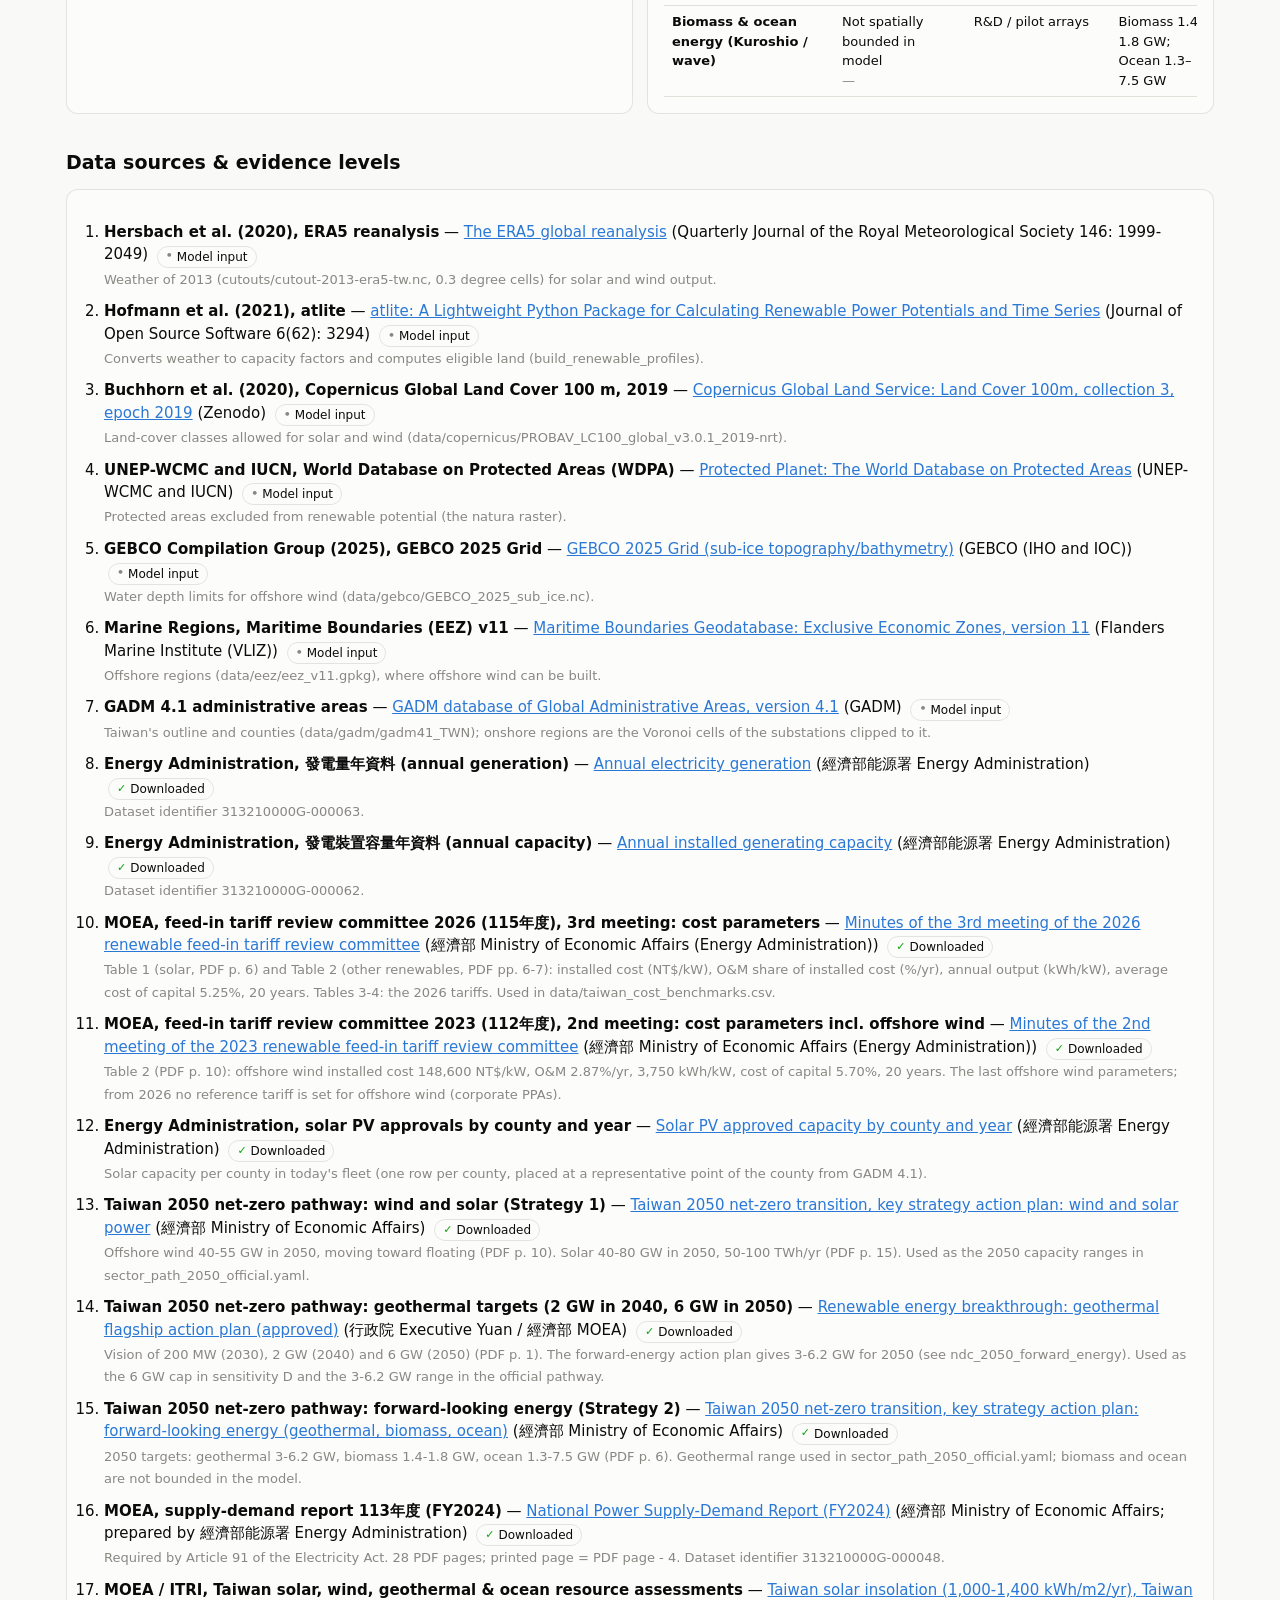
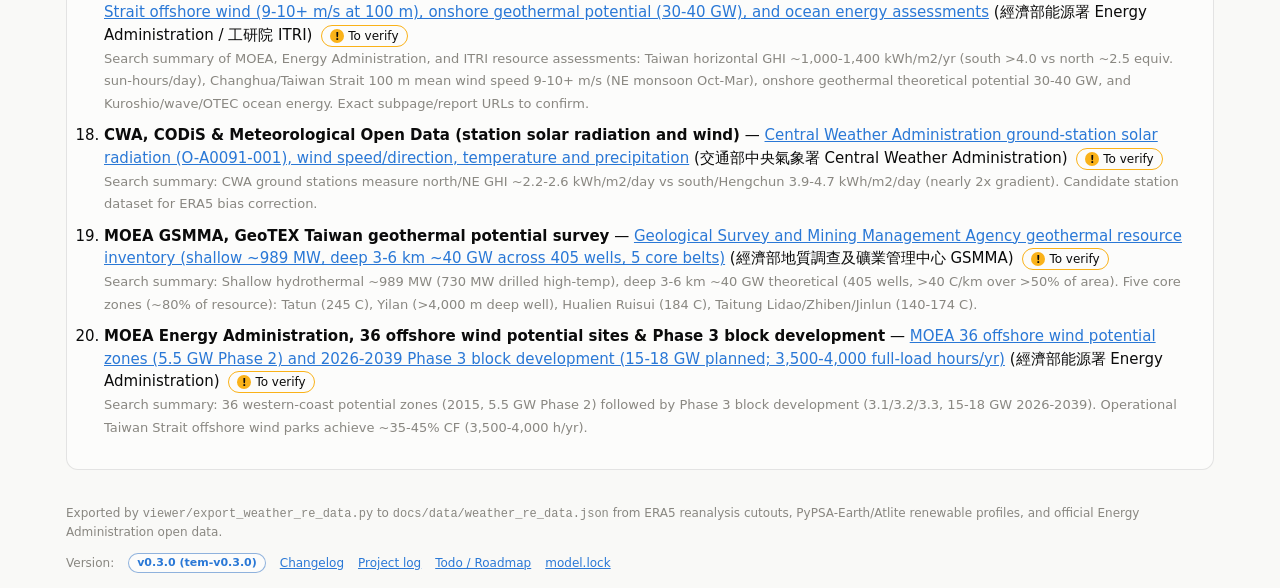
<file: docs/weather-re.html>
<!doctype html>
<html lang="en">
  <head>
    <meta charset="utf-8" />
    <meta name="viewport" content="width=device-width, initial-scale=1" />
    <title>Taiwan Weather &amp; Renewable Energy Potential</title>
    <meta name="title-en" content="Taiwan Weather & Renewable Energy Potential" />
    <meta name="title-zh" content="台灣氣象資料與再生能源技術潛力" />
    <meta
      name="description"
      content="Detailed ERA5 2013 vs 2018 weather maps, monsoon wind roses, Dunkelflaute lulls, typhoon cut-out hours, 5-carrier RE technical potential (fixed &amp; floating offshore wind, solar, onshore wind, hydro), exclusion rules, and 22-county solar approvals."
    />
    <link rel="stylesheet" href="assets/site.css?v=722914cf" />
    <script src="https://cdn.plot.ly/plotly-2.35.2.min.js"></script>
    <script src="assets/pages.js?v=3dee9410" defer></script>
    <script src="assets/weather-re.js?v=5c0c003b" defer></script>
    <script data-goatcounter="https://taiwan-energy-system-platform.goatcounter.com/count" async src="https://gc.zgo.at/count.js"></script>
  </head>
  <body>
    <header class="topbar">
      <div class="shell topbar-inner">
        <div>
          <div class="eyebrow"><span class="t-en">Taiwan Energy System Platform</span><span class="t-zh">台灣能源系統平台</span> <a class="ver-badge" href="https://github.com/BartonChenTW/taiwan-energy-model/releases/tag/tem-v0.3.0" rel="noopener" title="Website release version (tem-v0.3.0)"><span class="t-en">Version</span><span class="t-zh">版本</span> v0.3.0</a></div>
          <h1>
            <span class="t-en">Weather &amp; renewable energy potential</span>
            <span class="t-zh">氣象資料與再生能源潛力</span>
          </h1>
        </div>
        <div class="toolbar">
          <a class="ghost ver-toolbar" href="https://github.com/BartonChenTW/taiwan-energy-model/blob/main/CHANGELOG.md" rel="noopener" title="Version &amp; Changelog">v0.3.0</a>
          <a class="ghost ver-toolbar" href="https://github.com/BartonChenTW/taiwan-energy-model/blob/main/notes/log.md" rel="noopener" title="Project log"><span class="t-en">Log</span><span class="t-zh">日誌</span></a>
          <div class="segmented" role="group" aria-label="Language">
            <button type="button" data-lang="en" aria-pressed="true">EN</button>
            <button type="button" data-lang="zh" aria-pressed="false">繁中</button>
          </div>
          <button type="button" id="theme-toggle" class="ghost" aria-label="Toggle dark mode">◐</button>
        </div>
      </div>
      <nav class="shell tabs" aria-label="Pages">
        <a href="index.html"><span class="t-en">Home</span><span class="t-zh">首頁</span></a>
        <a href="challenges.html"><span class="t-en">Challenges</span><span class="t-zh">挑戰</span></a>
        <a href="sandbox.html"><span class="t-en">Sandbox</span><span class="t-zh">情境沙盒</span></a>
        <a href="energy-security.html"><span class="t-en">Energy security</span><span class="t-zh">能源安全</span></a>
        <a href="dashboard.html"><span class="t-en">Model dashboard</span><span class="t-zh">模型儀表板</span></a>
        <a href="model-data.html"><span class="t-en">Model data</span><span class="t-zh">模型資料</span></a>
        <a href="grid.html"><span class="t-en">Energy networks</span><span class="t-zh">能源網路</span></a>
        <a href="weather-re.html" aria-current="page"><span class="t-en">Weather &amp; RE</span><span class="t-zh">氣象與再生能源</span></a>
        <a href="taiwan-data.html"><span class="t-en">Taiwan energy data</span><span class="t-zh">台灣能源資料</span></a>
        <a href="sector-draft.html"><span class="t-en">Sector model (draft)</span><span class="t-zh">部門耦合（草稿）</span></a>
        <a href="request.html"><span class="t-en">Request a run</span><span class="t-zh">申請模擬</span></a>
        <a href="about.html"><span class="t-en">About</span><span class="t-zh">關於</span></a>
      </nav>
      <nav class="shell tabs inline" aria-label="Sections">
        <a href="#sec-weather-maps"><span class="t-en">ERA5 weather maps</span><span class="t-zh">ERA5 氣象空間分布</span></a>
        <a href="#sec-variability"><span class="t-en">Seasonality &amp; diurnal</span><span class="t-zh">季節與日夜互補</span></a>
        <a href="#sec-extremes"><span class="t-en">Lulls &amp; typhoons</span><span class="t-zh">低風光期與強風</span></a>
        <a href="#sec-potential"><span class="t-en">RE technical potential</span><span class="t-zh">再生能源技術潛力</span></a>
        <a href="#sec-exclusions"><span class="t-en">Exclusion rules</span><span class="t-zh">土地與海域排除條件</span></a>
        <a href="#sec-taiwan-local"><span class="t-en">Taiwan data vs. ERA5</span><span class="t-zh">台灣實測 vs. ERA5</span></a>
        <a href="#sec-county-policy"><span class="t-en">County solar &amp; 2050 targets</span><span class="t-zh">各縣市光電與 2050 目標</span></a>
        <a href="#sec-sources"><span class="t-en">Sources</span><span class="t-zh">資料來源</span></a>
      </nav>
    </header>

    <main class="shell">
      <p class="intro sub">
        <span class="t-en">
          Hourly ERA5 reanalysis weather (2013 and 2018, 0.3° resolution) drives every renewable profile in the model through Atlite, combined with Copernicus 100 m land cover, WDPA protected areas, GEBCO 2025 ocean bathymetry, and HydroBASINS level-6 catchments. Explore the spatial climate fields, monsoon wind roses, extreme lull periods (Dunkelflaute), and full technical potential across Taiwan and its Exclusive Economic Zone.
        </span>
        <span class="t-zh">
          本模型以逐時 ERA5 再分析氣象資料（2013 與 2018 年、0.3° 解析度）透過 Atlite 轉換為各類再生能源出力曲線，並結合 Copernicus 100 公尺土地利用、WDPA 保護區、GEBCO 2025 海底水深及 HydroBASINS 第 6 級流域圖資。本頁完整呈現氣象空間分布、季風風花圖、極端低風光期與全台及專屬經濟區（EEZ）技術潛力。
        </span>
      </p>

      <section class="status-list" id="wr-alerts" aria-label="Weather and resource notices"></section>
      <section class="tiles" id="wr-tiles" aria-label="Weather and RE summary"></section>

      <section id="sec-weather-maps" class="section">
        <h2>
          <span class="t-en">ERA5 spatial weather fields &amp; monsoon wind roses</span>
          <span class="t-zh">ERA5 氣象空間分布與區域風花圖</span>
        </h2>
        <div class="filters">
          <label>
            <span><span class="t-en">Weather year</span><span class="t-zh">氣象年份</span></span>
            <select id="wr-year">
              <option value="2013">2013 (base model year)</option>
              <option value="2018">2018 (warmer / sunnier / weaker wind)</option>
            </select>
          </label>
          <label>
            <span><span class="t-en">Weather variable</span><span class="t-zh">氣象變數</span></span>
            <select id="wr-var"></select>
          </label>
          <label>
            <span><span class="t-en">Wind rose site</span><span class="t-zh">風花圖測點</span></span>
            <select id="wr-rose-site"></select>
          </label>
        </div>
        <div class="grid two">
          <article class="panel">
            <h3 id="wr-map-title"></h3>
            <p class="sub" id="wr-map-sub"></p>
            <div id="chart-weather-map" class="chart" style="height: 460px"></div>
          </article>
          <article class="panel">
            <h3>
              <span class="t-en">100 m wind rose &amp; monthly climate</span>
              <span class="t-zh">100 公尺高度風花圖與逐月氣候</span>
            </h3>
            <div id="chart-wind-rose" class="chart" style="height: 250px"></div>
            <div id="chart-monthly-climate" class="chart" style="height: 230px"></div>
          </article>
        </div>
      </section>

      <section id="sec-variability" class="section">
        <h2>
          <span class="t-en">Seasonality, diurnal cycles &amp; solar–wind complementarity (2013 vs. 2018)</span>
          <span class="t-zh">季節變化、日夜出力曲線與風光互補效應（2013 vs. 2018）</span>
        </h2>
        <div class="grid two">
          <article class="panel">
            <h3>
              <span class="t-en">Monthly capacity factors (2013 solid vs. 2018 dashed)</span>
              <span class="t-zh">逐月容量因數（實線 2013 vs. 虛線 2018）</span>
            </h3>
            <div id="chart-monthly-cf" class="chart"></div>
            <div id="table-complementarity" class="table-wrap"></div>
          </article>
          <article class="panel">
            <h3>
              <span class="t-en">Diurnal profile (Taiwan local time, UTC+8): Summer vs. Winter</span>
              <span class="t-zh">台灣時間（UTC+8）24 小時日夜曲線：夏月 vs. 冬月</span>
            </h3>
            <div id="chart-diurnal" class="chart"></div>
            <h3>
              <span class="t-en">Monthly hydro inflow across 30 plants (GWh/month)</span>
              <span class="t-zh">全台 30 座水力電廠逐月入流量（GWh/月）</span>
            </h3>
            <div id="chart-hydro-inflow" class="chart" style="height: 210px"></div>
          </article>
        </div>
      </section>

      <section id="sec-extremes" class="section">
        <h2>
          <span class="t-en">Extreme weather: Dunkelflaute (wind + solar lulls) &amp; typhoon high-wind events</span>
          <span class="t-zh">極端氣象：低風光期（Dunkelflaute）與颱風級強風切出時數</span>
        </h2>
        <article class="panel">
          <p class="sub" id="wr-extremes-sub"></p>
          <div id="table-extremes" class="table-wrap"></div>
        </article>
      </section>

      <section id="sec-potential" class="section">
        <h2>
          <span class="t-en">Renewable energy technical potential by carrier &amp; region</span>
          <span class="t-zh">各技術別與六大區域再生能源技術潛力</span>
        </h2>
        <div class="filters">
          <label>
            <span><span class="t-en">Technology carrier</span><span class="t-zh">再生能源類別</span></span>
            <select id="wr-carrier"></select>
          </label>
        </div>
        <div class="grid two">
          <article class="panel">
            <h3 id="wr-pot-map-title"></h3>
            <p class="sub" id="wr-pot-map-sub"></p>
            <div id="chart-potential-map" class="chart" style="height: 440px"></div>
          </article>
          <article class="panel">
            <h3>
              <span class="t-en">Regional technical potential &amp; 2013 vs. 2018 CF</span>
              <span class="t-zh">六區技術潛力與 2013 / 2018 年容量因數</span>
            </h3>
            <div id="table-potential-regions" class="table-wrap"></div>
            <div id="chart-potential-bars" class="chart" style="height: 240px"></div>
          </article>
        </div>
      </section>

      <section id="sec-exclusions" class="section">
        <h2>
          <span class="t-en">Spatial exclusion rules, land-cover classes &amp; resource assumptions</span>
          <span class="t-zh">土地利用排除規則、水深條件與機組參數</span>
        </h2>
        <article class="panel">
          <div id="table-exclusions" class="table-wrap"></div>
        </article>
      </section>

      <section id="sec-taiwan-local" class="section">
        <h2>
          <span class="t-en">Taiwan official &amp; measured resource data (vs. ERA5)</span>
          <span class="t-zh">台灣本土實測與官方潛力調查（對照 ERA5 模型）</span>
        </h2>
        <p class="sub">
          <span class="t-en">
            Beyond global ERA5 reanalysis, Taiwan publishes empirical national generation/capacity statistics (2016–2025), MOEA Feed-in Tariff full-load-hour benchmarks, CWA ground-station radiation/wind data (CODiS), MOEA's 36 offshore wind potential zones &amp; Phase 3 block development, and GSMMA's GeoTEX 405-well geothermal survey. Comparing them directly highlights where ERA5 matches reality (solar ~13%, offshore wind 36–53%) and where ERA5 diverges (onshore wind smoothed by 0.3° terrain; hydro drought swings).
          </span>
          <span class="t-zh">
            除了全球 ERA5 再分析資料外，台灣本土亦有多項權威實測與官方調查：能源署歷年實際發電與裝置容量（可反推 2016–2025 實際容量因數）、躉購費率年發電時數基準、中央氣象署測站日射與風速（CODiS）、能源署 36 處離岸風電潛力場址與區塊開發，以及地礦中心 405 口井地熱潛能調查（GeoTEX）。直接比對可清楚看出 ERA5 與實務吻合處（光電約 13%、離岸風電 36–53%）與偏差處（陸域風電受 0.3° 地形平滑低估、水力枯豐水年劇烈波動）。
          </span>
        </p>
        <div class="grid two">
          <article class="panel">
            <h3>
              <span class="t-en">Actual Taiwan empirical RE capacity factors (2016–2025, MOEA)</span>
              <span class="t-zh">台灣歷年各再生能源實際容量因數（2016–2025，能源署統計）</span>
            </h3>
            <div id="chart-tw-empirical-cf" class="chart"></div>
          </article>
          <article class="panel">
            <h3>
              <span class="t-en">Taiwan-origin weather &amp; resource surveys (CWA, MOEA, GSMMA)</span>
              <span class="t-zh">台灣本土氣象與能源資源調查摘要（氣象署、能源署、地礦中心）</span>
            </h3>
            <div id="table-tw-surveys" class="table-wrap"></div>
          </article>
        </div>
        <article class="panel">
          <h3>
            <span class="t-en">Cross-check: ERA5/Atlite Model vs. MOEA FiT Benchmark vs. Actual Taiwan Fleet</span>
            <span class="t-zh">交叉比對：ERA5 模型 vs. 經濟部躉購基準 vs. 台灣實際電廠容量因數</span>
          </h3>
          <div id="table-era5-vs-tw" class="table-wrap"></div>
        </article>
        <article class="panel" id="interannual-stress">
          <h3>
            <span class="t-en">Solved full-year weather, drought &amp; calibrated onshore wind stress tests (Today's system)</span>
            <span class="t-zh">極端枯水、2018 弱風年與陸域風電校正之全年模擬壓力測試（現行系統）</span>
          </h3>
          <p class="sub">
            <span class="t-en">Full-year PyPSA dispatch comparisons isolating 2018 weather variability, -50% hydro drought inflow (CF ~8.1%), and bias-correcting onshore wind CF to Taiwan's 28.5% MOEA FiT benchmark. Config overlay for full Re-run: <code>config/scenarios/calibrated_onwind.yaml</code>.</span>
            <span class="t-zh">全年 4 小時步長電力調度壓力測試：量化 2018 氣象年變異、極端枯水期水力入流減半，以及將陸域風電容量因數校正至經濟部 28.5% 基準對發電結構與碳排之影響（對應設定檔 <code>config/scenarios/calibrated_onwind.yaml</code>）。</span>
          </p>
          <div id="table-weather-stress" class="table-wrap"></div>
        </article>
      </section>

      <section id="sec-county-policy" class="section">
        <h2>
          <span class="t-en">Official county solar approvals (2015–2025) &amp; 2050 policy targets vs. model potential</span>
          <span class="t-zh">官方各縣市光電同意備案實績（2015–2025）與 2050 目標對照</span>
        </h2>
        <div class="grid two">
          <article class="panel">
            <h3>
              <span class="t-en">Cumulative solar PV approvals by county (MW, 2015–2025)</span>
              <span class="t-zh">各縣市累計太陽光電同意備案容量（MW，2015–2025）</span>
            </h3>
            <div id="chart-county-solar" class="chart tall"></div>
          </article>
          <article class="panel">
            <h3>
              <span class="t-en">Model technical potential vs. official 2030 / 2050 targets</span>
              <span class="t-zh">模型技術潛力 vs. 官方 2030 / 2050 政策目標</span>
            </h3>
            <div id="table-policy-potential" class="table-wrap"></div>
          </article>
        </div>
      </section>

      <section id="sec-sources" class="section">
        <h2>
          <span class="t-en">Data sources &amp; evidence levels</span>
          <span class="t-zh">資料來源與證據層級</span>
        </h2>
        <article class="panel">
          <ol class="refs" id="wr-sources"></ol>
        </article>
      </section>
    </main>

    <footer class="shell footer">
      <p>
        <span class="t-en">Exported by <code>viewer/export_weather_re_data.py</code> to <code>docs/data/weather_re_data.json</code> from ERA5 reanalysis cutouts, PyPSA-Earth/Atlite renewable profiles, and official Energy Administration open data.</span>
        <span class="t-zh">本頁資料由 <code>viewer/export_weather_re_data.py</code> 匯出至 <code>docs/data/weather_re_data.json</code>，整合 ERA5 再分析氣象資料、PyPSA-Earth/Atlite 再生能源潛力及經濟部能源署公開統計。</span>
      </p>
    
      <div class="footer-meta"><span class="t-en">Version:</span><span class="t-zh">網站版本：</span><a class="ver-badge" href="https://github.com/BartonChenTW/taiwan-energy-model/releases/tag/tem-v0.3.0" rel="noopener">v0.3.0 (tem-v0.3.0)</a><a href="https://github.com/BartonChenTW/taiwan-energy-model/blob/main/CHANGELOG.md" rel="noopener"><span class="t-en">Changelog</span><span class="t-zh">更新紀錄</span></a><a href="https://github.com/BartonChenTW/taiwan-energy-model/blob/main/notes/log.md" rel="noopener"><span class="t-en">Project log</span><span class="t-zh">專案日誌</span></a><a href="https://github.com/BartonChenTW/taiwan-energy-model/blob/main/notes/todo.md" rel="noopener"><span class="t-en">Todo / Roadmap</span><span class="t-zh">待辦與規劃</span></a><a href="https://github.com/BartonChenTW/taiwan-energy-model/blob/main/model.lock" rel="noopener">model.lock</a></div>
    </footer>
  </body>
</html>
</file>
<file: docs/assets/site.css>
/* Colour tokens follow the validated dataviz reference palette.
   Carrier colours are listed in stack order (bottom to top), which is the
   reference slot order reversed; adjacent pairs pass the CVD and
   normal-vision checks in both modes. */
:root {
  color-scheme: light;
  --page: #f9f9f7;
  --surface: #fcfcfb;
  --ink: #0b0b0b;
  --ink-2: #52514e;
  --muted: #898781;
  --grid: #e1e0d9;
  --axis: #c3c2b7;
  --border: rgba(11, 11, 11, 0.1);
  --wash: rgba(11, 11, 11, 0.04);
  --accent: #2a78d6;

  /* Technology colours. Checked on all pairs with the dataviz palette validator
     (2026-09-24): distinct hue families for coal (warm grey), gas (orange) and
     storage (magenta); the two winds are two shades of teal. */
  --c-coal: #5f564c;
  --c-nuclear: #4a3aa7;
  --c-onwind: #3fc49a;
  --c-storage: #d9489a;
  --c-solar: #eda100;
  --c-offwind: #00866f;
  --c-gas: #e0592a;
  --c-hydro: #2a78d6;
  --c-other_re: #6aa9f2;
  --c-other: #c9c7bf;
  /* Unserved demand: neutral ink, not a status colour, so it never reads as a series status. */
  --c-unserved: #2b2a28;

  /* Categorical palette for charts of sectors, fuels and branches (dataviz reference
     palette, 8 slots). Each chart's stacking order was checked with the palette
     validator in light and dark (2026-09-25): adjacent CVD dE >= 8, normal >= 15. */
  --k-1: #2a78d6; --k-2: #eb6834; --k-3: #1baf7a; --k-4: #eda100;
  --k-5: #e87ba4; --k-6: #008300; --k-7: #4a3aa7; --k-8: #e34948;

  --good: #0ca30c;
  --warning: #fab219;
  --serious: #ec835a;
  --critical: #d03b3b;

  --font: system-ui, -apple-system, "Segoe UI", "Noto Sans TC", "Microsoft JhengHei", sans-serif;
}

@media (prefers-color-scheme: dark) {
  :root:where(:not([data-theme="light"])) {
    color-scheme: dark;
    --page: #0d0d0d;
    --surface: #1a1a19;
    --ink: #ffffff;
    --ink-2: #c3c2b7;
    --muted: #898781;
    --grid: #2c2c2a;
    --axis: #383835;
    --border: rgba(255, 255, 255, 0.1);
    --wash: rgba(255, 255, 255, 0.05);
    --accent: #3987e5;
    --c-coal: #b9b0a4;
    --c-nuclear: #9686dd;
    --c-onwind: #37ac81;
    --c-storage: #c5439c;
    --c-solar: #c6a01f;
    --c-offwind: #176f66;
    --c-gas: #da5700;
    --c-hydro: #1161de;
    --c-other_re: #6db8f0;
    --c-other: #44423f;
    --c-unserved: #ecebe4;
    --k-1: #3987e5; --k-2: #d95926; --k-3: #199e70; --k-4: #c98500;
    --k-5: #d55181; --k-6: #008300; --k-7: #9085e9; --k-8: #e66767;
  }
}

:root[data-theme="dark"] {
  color-scheme: dark;
  --page: #0d0d0d;
  --surface: #1a1a19;
  --ink: #ffffff;
  --ink-2: #c3c2b7;
  --muted: #898781;
  --grid: #2c2c2a;
  --axis: #383835;
  --border: rgba(255, 255, 255, 0.1);
  --wash: rgba(255, 255, 255, 0.05);
  --accent: #3987e5;
  --c-coal: #b9b0a4;
  --c-nuclear: #9686dd;
  --c-onwind: #37ac81;
  --c-storage: #c5439c;
  --c-solar: #c6a01f;
  --c-offwind: #176f66;
  --c-gas: #da5700;
  --c-hydro: #1161de;
  --c-other_re: #6db8f0;
  --c-other: #44423f;
  --c-unserved: #ecebe4;
  --k-1: #3987e5; --k-2: #d95926; --k-3: #199e70; --k-4: #c98500;
  --k-5: #d55181; --k-6: #008300; --k-7: #9085e9; --k-8: #e66767;
}

* { box-sizing: border-box; }

html { scroll-behavior: smooth; scroll-padding-top: 120px; }

body {
  margin: 0;
  background: var(--page);
  color: var(--ink);
  font: 15px/1.5 var(--font);
}

a { color: var(--accent); }

.shell { width: 100%; max-width: 1180px; margin: 0 auto; padding: 0 16px; }

.topbar {
  position: sticky;
  top: 0;
  z-index: 10;
  background: var(--page);
  border-bottom: 1px solid var(--border);
}
.topbar-inner { display: flex; align-items: center; justify-content: space-between; gap: 12px; padding-top: 14px; }
.eyebrow { color: var(--muted); font-size: 12px; letter-spacing: 0.04em; text-transform: uppercase; display: flex; flex-wrap: wrap; align-items: center; gap: 6px; }
.ver-badge { display: inline-block; text-transform: none; letter-spacing: 0; font-size: 11px; font-weight: 600; line-height: 1.4; padding: 1px 8px; border: 1px solid color-mix(in srgb, var(--accent) 45%, var(--border)); border-radius: 999px; color: var(--accent); text-decoration: none; background: var(--surface); }
.ver-badge:hover { border-color: var(--accent); background: var(--wash); }
.ver-toolbar { text-decoration: none; font-weight: 600; white-space: nowrap; }
.footer-meta { margin-top: 8px; display: flex; flex-wrap: wrap; gap: 6px 14px; align-items: center; }
h1 { margin: 2px 0 0; font-size: 22px; line-height: 1.25; }
h2 { margin: 0 0 12px; font-size: 19px; }
h3 { margin: 0; font-size: 15px; }

.toolbar { display: flex; align-items: center; gap: 8px; }
.segmented { display: inline-flex; border: 1px solid var(--border); border-radius: 8px; overflow: hidden; }
.segmented button, .ghost {
  font: inherit;
  font-size: 13px;
  color: var(--ink-2);
  background: transparent;
  border: 0;
  padding: 5px 10px;
  cursor: pointer;
}
.segmented button[aria-pressed="true"] { background: var(--wash); color: var(--ink); font-weight: 600; }
.ghost { border: 1px solid var(--border); border-radius: 8px; }
.ghost:hover, .segmented button:hover { background: var(--wash); }

.tabs { display: flex; gap: 18px; overflow-x: auto; padding-top: 10px; }
.tabs a { color: var(--ink-2); text-decoration: none; padding: 4px 0 9px; font-size: 14px; white-space: nowrap; }
.tabs a:hover { color: var(--ink); }

.case-bar { display: flex; flex-wrap: wrap; align-items: center; gap: 10px; margin: 20px 0 10px; }
.case-bar label { font-weight: 600; font-size: 14px; }
select {
  font: inherit;
  font-size: 14px;
  color: var(--ink);
  background: var(--surface);
  border: 1px solid var(--border);
  border-radius: 8px;
  padding: 6px 10px;
  max-width: 100%;
}
.muted { color: var(--muted); font-size: 13px; }
.sub { margin: 2px 0 10px; color: var(--ink-2); font-size: 13px; }
.note { margin: 10px 0 4px; color: var(--ink-2); font-size: 13px; line-height: 1.55; }

.status-list { display: flex; flex-direction: column; gap: 6px; margin-bottom: 14px; }
.status {
  display: flex;
  align-items: flex-start;
  gap: 8px;
  padding: 8px 12px;
  border-radius: 8px;
  background: var(--surface);
  border: 1px solid var(--border);
  font-size: 14px;
}
.status .icon {
  flex: none;
  display: inline-grid;
  place-items: center;
  width: 18px;
  height: 18px;
  border-radius: 50%;
  color: #fff;
  font-size: 12px;
  font-weight: 700;
  line-height: 1;
}
.status.good .icon { background: var(--good); }
.status.warning .icon { background: var(--warning); color: #0b0b0b; }
.status.critical .icon { background: var(--critical); }
.status.note { margin: 0; color: var(--ink); font-size: 14px; line-height: 1.5; }
.status.note .icon { background: var(--accent); }
.status b { font-weight: 600; }

.tiles { display: grid; grid-template-columns: repeat(auto-fit, minmax(170px, 1fr)); gap: 10px; margin-bottom: 26px; }
.tile { background: var(--surface); border: 1px solid var(--border); border-radius: 10px; padding: 12px 14px; }
.tile .label { color: var(--ink-2); font-size: 13px; }
.tile .value { font-size: 26px; font-weight: 600; line-height: 1.2; margin-top: 2px; }
.tile .unit { font-size: 14px; font-weight: 400; color: var(--ink-2); margin-left: 3px; }
.tile .note { color: var(--muted); font-size: 12px; }

.section { margin-bottom: 34px; }
.grid { display: grid; gap: 14px; margin-bottom: 14px; }
.grid.two { grid-template-columns: repeat(2, minmax(0, 1fr)); }
.panel { background: var(--surface); border: 1px solid var(--border); border-radius: 12px; padding: 16px; min-width: 0; }
.section > .panel { margin-bottom: 14px; }
.chart { width: 100%; height: 320px; }
.chart.tall { height: 420px; }

details { margin-top: 8px; font-size: 13px; }
summary { cursor: pointer; color: var(--ink-2); }

.table-wrap { overflow-x: auto; }
table { width: 100%; border-collapse: collapse; font-size: 13px; margin-top: 8px; }
th, td { text-align: left; padding: 6px 8px; border-bottom: 1px solid var(--grid); vertical-align: top; }
th { color: var(--ink-2); font-weight: 600; white-space: nowrap; }
td.num, th.num { text-align: right; font-variant-numeric: tabular-nums; white-space: nowrap; }
td:first-child { white-space: nowrap; }
#table-potential th, #table-cmp-params th { white-space: normal; }
#table-cmp-params td:last-child { color: var(--ink-2); min-width: 180px; }
tr.clickable { cursor: pointer; }
tr.clickable:hover { background: var(--wash); }
tr.current { background: var(--wash); box-shadow: inset 3px 0 0 var(--accent); }
tr.selected { background: var(--wash); }
.swatch { display: inline-block; width: 10px; height: 10px; border-radius: 3px; margin-right: 6px; vertical-align: -1px; }
.badge { display: inline-flex; align-items: center; gap: 5px; white-space: nowrap; }
.badge .dot { width: 8px; height: 8px; border-radius: 50%; }

.findings { margin: 0; padding-left: 18px; }
.findings li { margin-bottom: 8px; }

.footer { color: var(--muted); font-size: 12px; padding-bottom: 28px; }

@media (max-width: 760px) {
  .grid.two { grid-template-columns: 1fr; }
  h1 { font-size: 19px; }
  .chart { height: 280px; }
  .chart.tall { height: 340px; }
}

/* (i) icon with a tooltip: opens on hover, keyboard focus, or tap (focus). */
.info {
  position: relative;
  display: inline-grid;
  place-items: center;
  width: 17px;
  height: 17px;
  margin-left: 4px;
  border: 1px solid var(--axis);
  border-radius: 50%;
  color: var(--ink-2);
  font: italic 600 11px/1 Georgia, "Times New Roman", serif;
  vertical-align: 1px;
  cursor: help;
}
.info:hover, .info:focus-visible { border-color: var(--accent); color: var(--accent); outline: none; }
.info-tip {
  visibility: hidden;
  opacity: 0;
  position: absolute;
  z-index: 20;
  top: calc(100% + 8px);
  left: -12px;
  width: max-content;
  max-width: min(360px, 80vw);
  padding: 10px 12px;
  border: 1px solid var(--border);
  border-radius: 8px;
  background: var(--surface);
  box-shadow: 0 6px 20px rgba(0, 0, 0, 0.12);
  color: var(--ink);
  font: 400 13px/1.55 var(--font);
  text-align: left;
  white-space: normal;
  transition: opacity 0.12s ease;
}
.info-tip > span { display: block; }
.info-tip .tip-muted { margin-top: 8px; color: var(--ink-2); font-size: 12px; }
.info:hover .info-tip, .info:focus .info-tip, .info:focus-within .info-tip { visibility: visible; opacity: 1; }

/* Taiwan energy data page */
.intro { max-width: 860px; margin-top: 18px; font-size: 14px; }
.filters { display: flex; flex-wrap: wrap; gap: 10px 16px; align-items: end; margin-bottom: 8px; }
.filters label { display: flex; flex-direction: column; gap: 3px; font-size: 12px; color: var(--ink-2); }
.filters .grow { flex: 1 1 220px; }
input[type="search"] {
  font: inherit; font-size: 14px; color: var(--ink); background: var(--surface);
  border: 1px solid var(--border); border-radius: 8px; padding: 6px 10px; width: 100%;
}
.chip {
  display: inline-flex; align-items: center; gap: 4px; white-space: nowrap;
  padding: 1px 8px; border-radius: 999px; border: 1px solid var(--border); font-size: 12px; color: var(--ink);
}
.chip-icon { font-weight: 700; font-size: 11px; }
.chip.good .chip-icon { color: var(--good); }
.chip.warning { border-color: var(--warning); }
.chip.warning .chip-icon { color: var(--ink); background: var(--warning); border-radius: 50%; width: 14px; height: 14px; display: inline-grid; place-items: center; font-size: 10px; }
.chip.neutral .chip-icon { color: var(--muted); }
.chip.use-used { border-color: var(--accent); }
.link-mark { margin-left: 4px; font-size: 11px; font-weight: 700; cursor: help; }
.link-mark.ok { color: var(--good); }
.link-mark.bad { color: var(--muted); }
td.note-cell { min-width: 220px; max-width: 420px; color: var(--ink-2); }

.download { align-self: end; padding: 6px 10px; border: 1px solid var(--border); border-radius: 8px; font-size: 13px; text-decoration: none; }
.download:hover { background: var(--wash); }

.setup { margin-bottom: 22px; }
.setup summary { font-size: 14px; }
.setup .note { margin-top: 10px; }

/* Source line under a chart */
.sources { margin-top: 8px; font-size: 12px; color: var(--ink-2); }
.sources-label { font-weight: 600; margin-right: 4px; }
.sources ul { list-style: none; margin: 2px 0 0; padding: 0; }
.sources li { margin: 3px 0; line-height: 1.5; }
.sources .chip { font-size: 11px; padding: 0 6px; }

/* Sandbox */
.sandbox { display: grid; grid-template-columns: 320px minmax(0, 1fr); gap: 16px; align-items: start; margin-bottom: 26px; }
.levers { position: sticky; top: 112px; max-height: calc(100vh - 130px); overflow-y: auto; }
.levers h2 { margin: 0 0 4px; font-size: 18px; }
.lever-group { border: 0; border-top: 1px solid var(--border); margin: 10px 0 0; padding: 10px 0 0; }
.lever-group legend { font-weight: 600; font-size: 13px; padding: 0 6px 0 0; }
.lever { margin: 8px 0 12px; }
.lever-label { display: flex; justify-content: space-between; gap: 8px; font-size: 13px; color: var(--ink-2); }
.lever-label output { color: var(--ink); font-weight: 600; font-variant-numeric: tabular-nums; white-space: nowrap; }
.lever input[type=range] { width: 100%; accent-color: var(--accent); min-height: 24px; }
.lever .check { display: flex; align-items: center; gap: 6px; font-size: 13px; margin: 4px 0; min-height: 24px; }
.lever-actions { display: flex; gap: 8px; margin-top: 12px; flex-wrap: wrap; }
.sb-main { min-width: 0; }
.match { margin-bottom: 12px; font-size: 14px; }
.match .note { margin: 6px 0 0; color: var(--ink-2); font-size: 13px; }
@media (max-width: 900px) {
  .sandbox { grid-template-columns: 1fr; }
  .levers { position: static; max-height: none; }
}

/* Uncertainty range under a sandbox number: the band spans the range, the dot is the central case. */
.range-bar { position: relative; height: 8px; margin: 6px 2px 2px; }
.range-fill { position: absolute; inset: 2px 0; border-radius: 4px; background: var(--grid); }
.range-dot { position: absolute; top: 0; width: 8px; height: 8px; margin-left: -4px; border-radius: 50%;
             background: var(--accent); box-shadow: 0 0 0 2px var(--surface); }
.unc-note { grid-column: 1 / -1; margin: 0; }

/* ---------- Text pages: home, challenges, about, request ---------- */
/* Bilingual text: both languages are in the HTML, the page language picks one. */
html:not([lang="zh-Hant"]) .t-zh { display: none; }
html[lang="zh-Hant"] .t-en { display: none; }
.tabs a[aria-current="page"] { color: var(--ink); font-weight: 600; box-shadow: inset 0 -2px 0 var(--accent); }

.hero { padding: 36px 0 24px; max-width: 820px; }
.hero-kicker { color: var(--accent); font-weight: 600; font-size: 14px; margin: 0 0 8px; }
.hero-title { font-size: 30px; line-height: 1.25; margin: 0 0 14px; }
.hero-lead { font-size: 17px; line-height: 1.6; color: var(--ink-2); margin: 0 0 20px; }
.hero-actions { display: flex; flex-wrap: wrap; gap: 10px; }
.button { display: inline-flex; align-items: center; min-height: 40px; padding: 8px 16px; border-radius: 8px;
          border: 1px solid var(--border); background: var(--surface); color: var(--ink); font: inherit;
          font-size: 15px; text-decoration: none; cursor: pointer; }
.button:hover { background: var(--wash); }
.button.primary { background: var(--accent); border-color: var(--accent); color: #fff; font-weight: 600; }
.button.primary:hover { filter: brightness(1.08); }
.button:disabled { opacity: 0.6; cursor: default; }
.source-line { margin: -14px 0 26px; }

.cards { display: grid; grid-template-columns: repeat(auto-fit, minmax(260px, 1fr)); gap: 12px; }
.card { display: block; background: var(--surface); border: 1px solid var(--border); border-radius: 12px; padding: 16px;
        color: var(--ink); text-decoration: none; }
.card:hover, .card:focus-visible { border-color: var(--accent); }
.card h3 { margin: 0 0 6px; font-size: 16px; color: var(--accent); }
.card p { margin: 0; color: var(--ink-2); font-size: 14px; line-height: 1.55; }

.prose { max-width: 860px; padding-top: 24px; padding-bottom: 12px; }
.prose p, .prose li { line-height: 1.65; font-size: 15px; }
.prose h2 { margin-top: 28px; }
.lead { font-size: 17px; color: var(--ink-2); }
.challenge { border-top: 1px solid var(--border); padding: 18px 0 6px; }
.challenge h2 { display: flex; align-items: baseline; gap: 10px; margin: 0 0 8px; }
.challenge .num { display: inline-grid; place-items: center; min-width: 28px; height: 28px; border-radius: 50%;
                  background: var(--wash); color: var(--ink-2); font-size: 14px; }
.finding { background: var(--wash); border-left: 3px solid var(--accent); border-radius: 0 8px 8px 0; padding: 10px 12px; }
.src { color: var(--muted); font-size: 13px; }

.author { display: flex; gap: 18px; align-items: flex-start; margin-bottom: 8px; }
.author h2 { margin: 0 0 4px; }
.author .role { margin: 0; font-weight: 600; }
.author .avatar { border-radius: 50%; flex: none; }
@media (max-width: 560px) { .author { flex-direction: column; } .hero-title { font-size: 24px; } }

.request-form { display: flex; flex-direction: column; gap: 14px; }
.field { display: flex; flex-direction: column; gap: 5px; font-size: 14px; font-weight: 600; }
.field-row .field { flex: 1 1 220px; }
.field input, .field textarea { font: inherit; font-weight: 400; color: var(--ink); background: var(--page);
                                border: 1px solid var(--border); border-radius: 8px; padding: 9px 10px; min-height: 40px; }
.field textarea { resize: vertical; }
.field input:focus, .field textarea:focus { outline: 2px solid var(--accent); outline-offset: 1px; }
.field .hint { font-weight: 400; color: var(--muted); font-size: 12px; }
.field-row { display: flex; flex-wrap: wrap; gap: 14px; }
.request-form .check { display: flex; gap: 8px; align-items: flex-start; font-size: 14px; }
.request-form .check input { margin-top: 4px; }
.scenario-box { background: var(--wash); border-radius: 8px; padding: 10px 14px; }
.scenario-box .label { margin: 0; font-weight: 600; font-size: 14px; }
.scenario-box ul { margin: 6px 0; padding-left: 18px; font-size: 14px; }
.hp { position: absolute; left: -10000px; width: 1px; height: 1px; overflow: hidden; }
.lever-today { display: block; color: var(--muted); font-size: 12px; font-weight: 400; }

/* Sandbox: the settings are not a computed scenario */
.match.inexact { border: 2px solid var(--critical); background: color-mix(in srgb, var(--critical) 8%, var(--surface)); }
.match-head { display: flex; align-items: center; gap: 8px; color: var(--ink); font-size: 15px; }
.match-head .icon { display: inline-grid; place-items: center; width: 22px; height: 22px; border-radius: 50%;
                    background: var(--critical); color: #fff; font-weight: 700; flex: none; }

/* Energy security: one radio option per line. */
#sec-controls .check { display: flex; gap: 8px; align-items: flex-start; margin: 6px 0; line-height: 1.35; }
#sec-controls .check input { margin-top: 2px; flex: none; }
#sec-table td:first-child { white-space: normal; min-width: 180px; }

/* Numbered source list (sector page) */
ol.refs { padding-left: 1.4em; }
ol.refs li { margin: 0 0 10px; overflow-wrap: anywhere; }
ol.refs .chip { margin-left: 4px; }

/* Model data page */
.tabs.inline { padding-top: 4px; border-bottom: 1px solid var(--border); margin-bottom: 4px; }
.topbar .tabs.inline { border-top: 1px solid var(--grid); border-bottom: 0; margin-bottom: 0; padding-top: 6px; }
.topbar .tabs.inline a { font-size: 13px; padding: 2px 0 7px; }
.filters input[type=range] { width: 220px; accent-color: var(--accent); min-height: 24px; }
.filters input[type=search] { font: inherit; color: var(--ink); background: var(--page); border: 1px solid var(--border);
  border-radius: 8px; padding: 6px 10px; min-height: 34px; }
dl.kv { display: grid; grid-template-columns: max-content 1fr; gap: 6px 16px; margin: 0; font-size: 14px; }
dl.kv dt { color: var(--ink-2); }
dl.kv dd { margin: 0; overflow-wrap: anywhere; }
th[data-sort] { cursor: pointer; user-select: none; }
th[data-sort]:focus-visible { outline: 2px solid var(--accent); outline-offset: -2px; }
@media (max-width: 640px) { dl.kv { grid-template-columns: 1fr; } .filters input[type=range] { width: 100%; } }
#md-plant-table { max-height: 560px; overflow: auto; }
#md-plant-table thead th, #table-substations thead th, #table-lines thead th { position: sticky; top: 0; background: var(--surface); z-index: 1; }
#table-corridors td:first-child, #table-trunk-upgrades td:first-child, #table-storage-kpis td:first-child, #table-lng-terminals td:first-child, #table-gas-pipelines td:first-child, #table-fuel-stocks td:first-child, #table-exclusions td:first-child, #table-policy-potential td:first-child { white-space: normal; min-width: 170px; }
#md-cmp-table table + table { margin-top: 18px; }
#md-cmp-table td:first-child, #md-cost-table td:first-child { white-space: normal; min-width: 240px; max-width: 340px; }
#md-cmp-table td:last-child { min-width: 200px; }
#md-cmp-table th { white-space: normal; min-width: 70px; }
#md-plant-table td:last-child { min-width: 240px; }

/* Data origin tags: PyPSA-Earth default / Taiwan data / added in this fork (text always shown) */
.origin { display: inline-flex; align-items: center; gap: 5px; white-space: nowrap; font-size: 12px; line-height: 1.4;
  color: var(--ink-2); border: 1px solid var(--border); border-radius: 999px; padding: 1px 8px; margin: 1px 2px 1px 0; }
.origin::before { content: ""; width: 8px; height: 8px; border-radius: 50%; background: var(--muted); }
.origin.o-pypsa-earth::before { background: var(--k-1); }
.origin.o-taiwan::before { background: var(--k-3); }
.origin.o-fork::before { background: var(--k-4); }
.origin-legend { display: flex; flex-wrap: wrap; gap: 6px 14px; align-items: center; margin: 6px 0 10px; font-size: 13px; color: var(--ink-2); }
.origin-head { font-size: 0; vertical-align: middle; margin-left: 6px; }
.origin-head .origin { font-weight: 400; }
</file>
